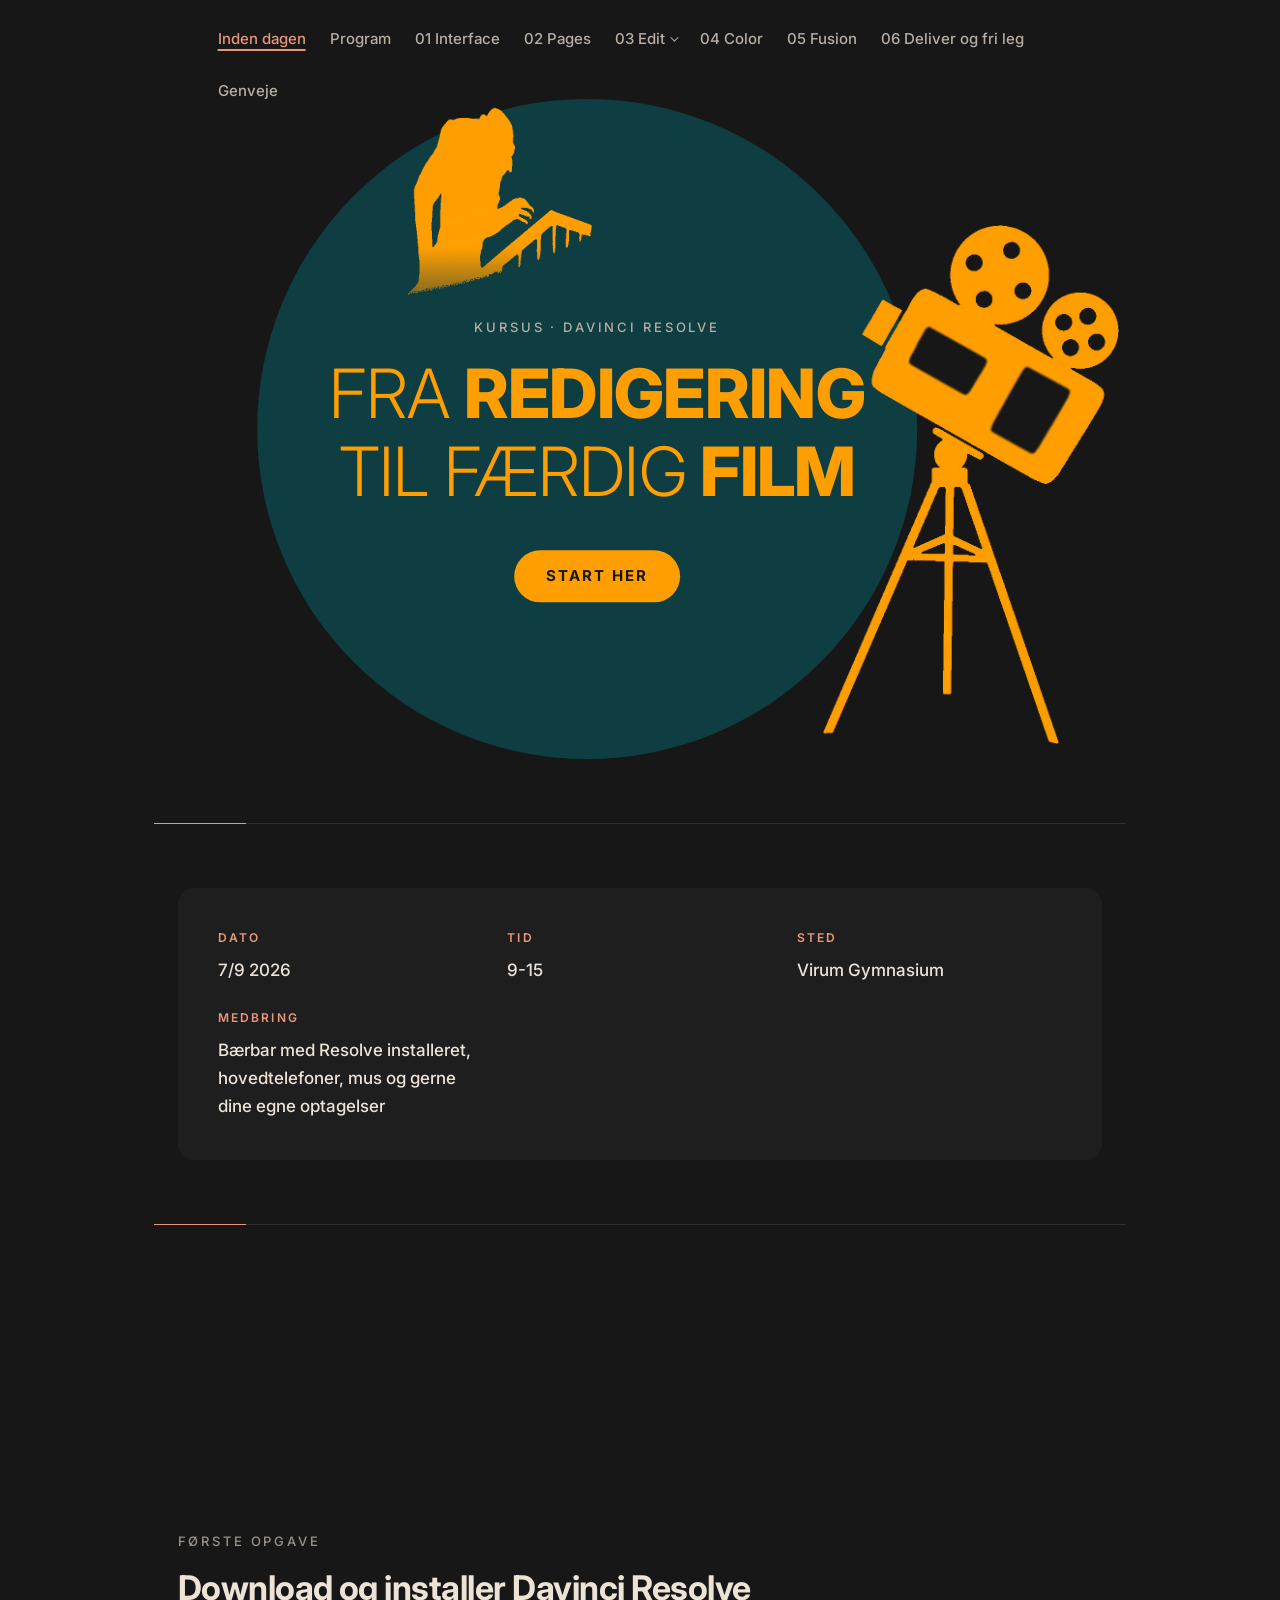
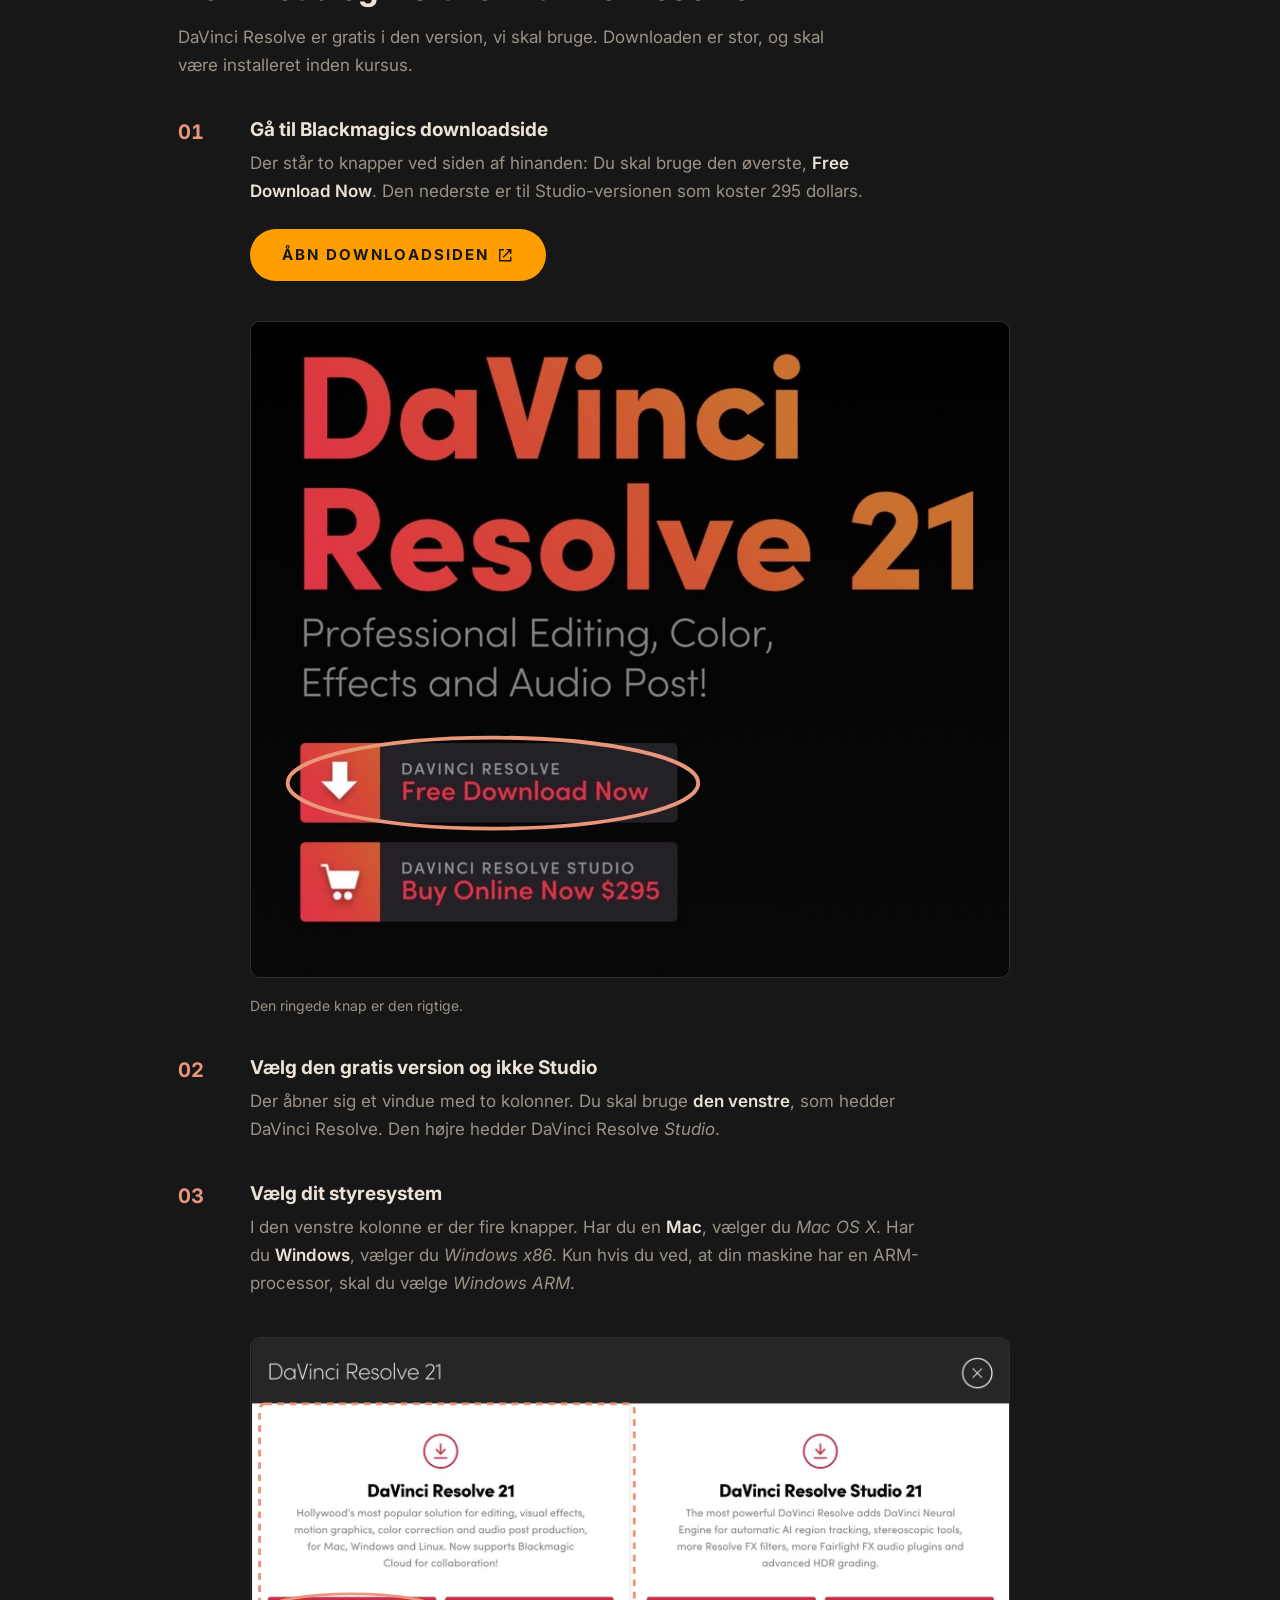
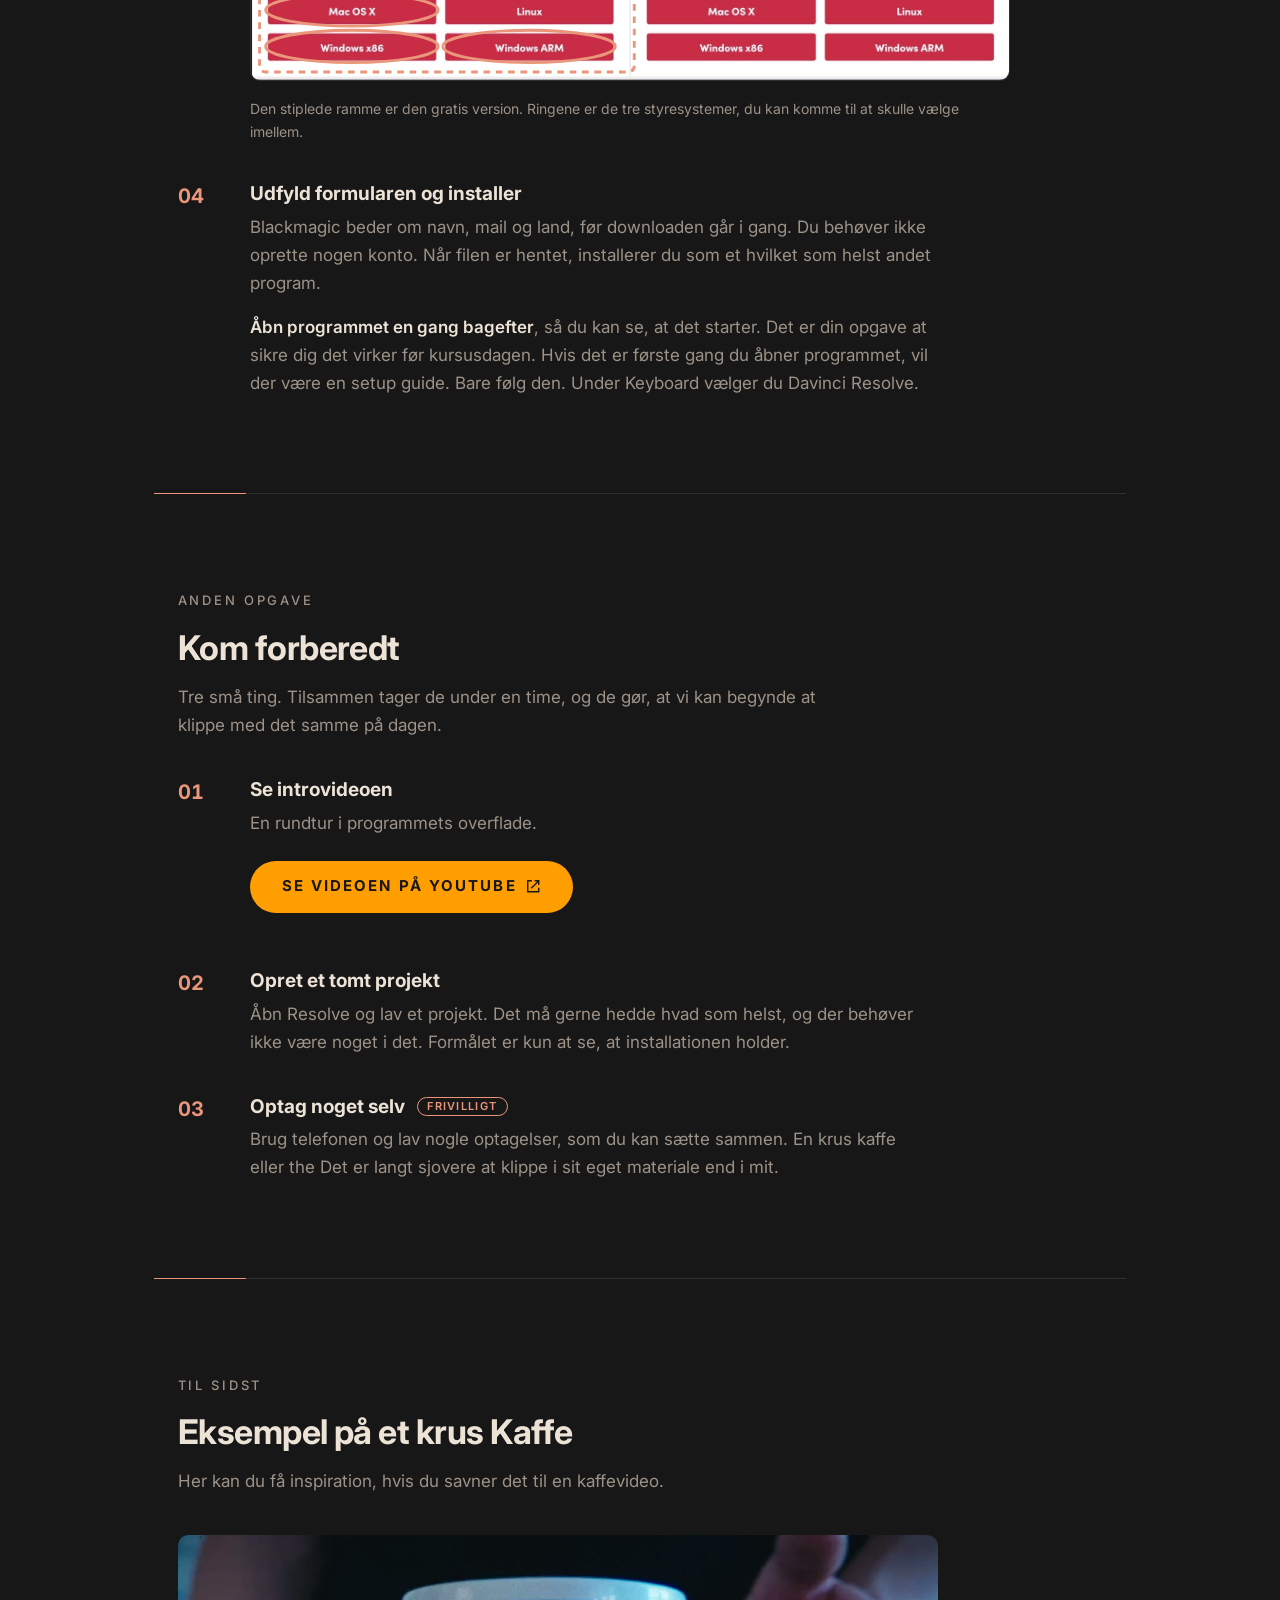
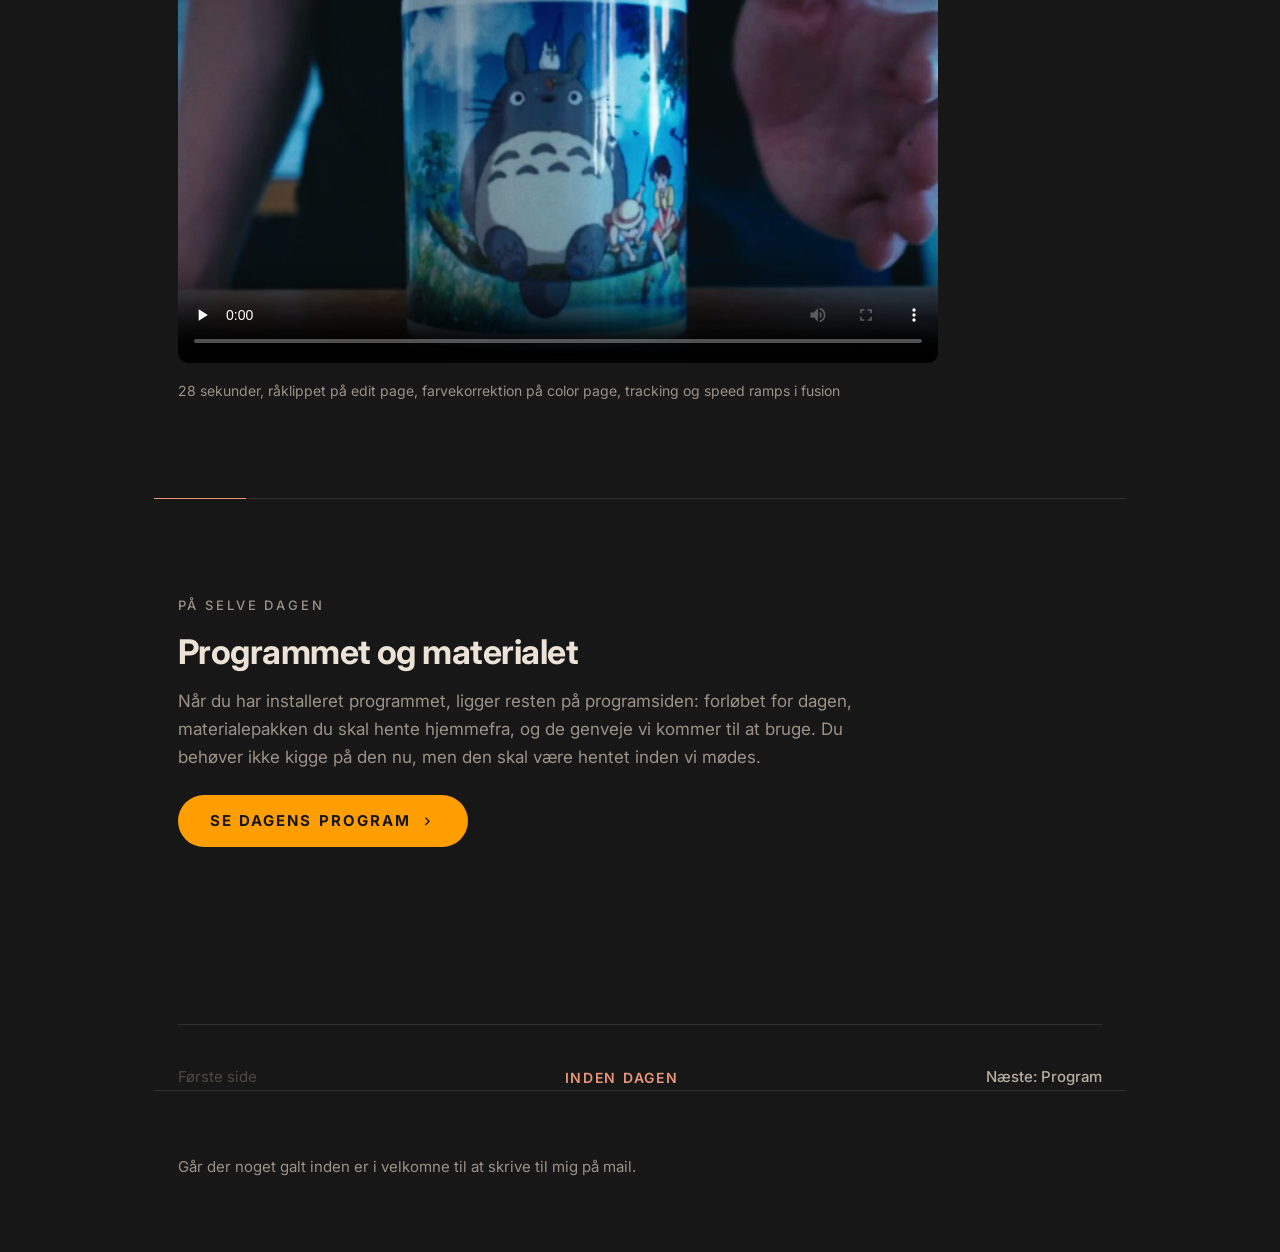
<file: index.html>
<!DOCTYPE html>
<html lang="da">
<head>
<meta charset="utf-8">
<meta name="viewport" content="width=device-width, initial-scale=1">
<title>Fra redigering til færdig film – kursus i DaVinci Resolve</title>
<meta name="description" content="Forbered dig inden kursusdagen: installer DaVinci Resolve, se introvideoen og opret dit første projekt.">
<link rel="preconnect" href="https://fonts.googleapis.com">
<link rel="preconnect" href="https://fonts.gstatic.com" crossorigin>
<link href="https://fonts.googleapis.com/css2?family=Inter:wght@300;400;500;600;700;800&display=swap" rel="stylesheet">
<link rel="stylesheet" href="css/style.css">
</head>
<body>

<a class="skip" href="#installer">Spring til første opgave</a>

<!-- ===================================================================== -->
<header class="hero">
  <nav class="nav" aria-label="Kursets sider">
    <div class="wrap">
    <ul class="nav__list nav__list--desktop">
      <li><a class="nav__link" href="index.html" aria-current="page">Inden dagen</a></li>
      <li><a class="nav__link" href="program.html">Program</a></li>
      <li><a class="nav__link" href="lektion-1-interface.html">01 Interface</a></li>
      <li><a class="nav__link" href="lektion-2-siderne.html">02 Pages</a></li>
      <li>
        <details class="nav__fold">
          <summary>03 Edit</summary>
          <ul class="nav__sub">
            <li><a href="lektion-3-edit.html">Edit L1 · De rå håndgreb</a></li>
            <li><a href="lektion-3-edit-l2.html">Edit L2 · Udvidet</a></li>
            <li><a href="lektion-3-edit-l3.html">Edit L3 · Composite</a></li>
          </ul>
        </details>
      </li>
      <li><a class="nav__link" href="lektion-4-color.html">04 Color</a></li>
      <li><a class="nav__link" href="lektion-5-fusion.html">05 Fusion</a></li>
      <li><a class="nav__link" href="lektion-6-eget-materiale.html">06 Deliver og fri leg</a></li>
      <li><a class="nav__link" href="program.html#genveje">Genveje</a></li>
    </ul>
    <details class="nav__toggle">
      <summary class="nav__toggle-btn">Menu <span class="nav__toggle-current">&middot; Inden dagen</span></summary>
      <ul class="nav__list">
        <li><a class="nav__link" href="index.html" aria-current="page">Inden dagen</a></li>
        <li><a class="nav__link" href="program.html">Program</a></li>
        <li><a class="nav__link" href="lektion-1-interface.html">01 Interface</a></li>
        <li><a class="nav__link" href="lektion-2-siderne.html">02 Pages</a></li>
        <li>
          <details class="nav__fold">
            <summary>03 Edit</summary>
            <ul class="nav__sub">
              <li><a href="lektion-3-edit.html">Edit L1 · De rå håndgreb</a></li>
              <li><a href="lektion-3-edit-l2.html">Edit L2 · Udvidet</a></li>
              <li><a href="lektion-3-edit-l3.html">Edit L3 · Composite</a></li>
            </ul>
          </details>
        </li>
        <li><a class="nav__link" href="lektion-4-color.html">04 Color</a></li>
        <li><a class="nav__link" href="lektion-5-fusion.html">05 Fusion</a></li>
        <li><a class="nav__link" href="lektion-6-eget-materiale.html">06 Deliver og fri leg</a></li>
        <li><a class="nav__link" href="program.html#genveje">Genveje</a></li>
      </ul>
    </details>
    </div>
  </nav>

  <div class="hero__stage">
    <div class="hero__circle" aria-hidden="true">
      <img class="hero__fig hero__fig--nosferatu" src="assets/hero-nosferatu.png"
           alt="" width="500" height="653">
    </div>

    <img class="hero__fig hero__fig--kamera" src="assets/hero-kamera.png"
         alt="" aria-hidden="true" width="620" height="1081">

    <div class="hero__content">
      <p class="kicker">Kursus · DaVinci Resolve</p>
      <h1 class="hero__title">
        <span class="hero__line"><span class="hero__light">Fra</span> <span class="hero__heavy">redigering</span></span>
        <span class="hero__line"><span class="hero__light">til færdig</span> <span class="hero__heavy">film</span></span>
      </h1>
      <p class="hero__cta">
        <a class="btn" href="#installer">Start her</a>
      </p>
    </div>
  </div>
</header>

<hr class="rule">

<!-- ===================================================================== -->
<div class="wrap">
  <section class="facts" aria-label="Praktisk information om kursusdagen">
    <div>
      <p class="facts__key">Dato</p>
      <p class="facts__val">7/9 2026</p>
    </div>
    <div>
      <p class="facts__key">Tid</p>
      <p class="facts__val">9-15</p>
    </div>
    <div>
      <p class="facts__key">Sted</p>
      <p class="facts__val">Virum Gymnasium</p>
    </div>
    <div>
      <p class="facts__key">Medbring</p>
      <p class="facts__val">Bærbar med Resolve installeret, hovedtelefoner, mus og gerne dine egne optagelser</p>
    </div>
  </section>
</div>

<hr class="rule">

<!-- ===================================================================== -->
<main>
<section class="section" id="installer">
  <div class="wrap">
    <p class="kicker">Første opgave</p>
    <h2 class="section__title">Download og installer Davinci Resolve</h2>
    <p class="section__intro">
      DaVinci Resolve er gratis i den version, vi skal bruge. Downloaden er stor, og skal være installeret inden kursus.
    </p>

    <ol class="steps">

      <li class="step reveal">
        <div>
          <h3 class="step__title">Gå til Blackmagics downloadside</h3>
          <p class="step__body">
            Der står to knapper ved siden af
            hinanden: Du skal bruge den øverste, <strong>Free Download Now</strong>.
            Den nederste er til Studio-versionen som koster 295 dollars.
          </p>
          <p class="step__action">
            <a class="btn" href="https://www.blackmagicdesign.com/products/davinciresolve" target="_blank" rel="noopener">
              Åbn downloadsiden
              <svg class="btn__icon" viewBox="0 0 24 24" aria-hidden="true"><path d="M14 3v2h3.6l-9.3 9.3 1.4 1.4L19 6.4V10h2V3h-7zM5 5h5V3H3v18h18v-7h-2v5H5V5z"/></svg>
            </a>
          </p>

          <figure class="shot">
            <div class="shot__frame">
              <img src="assets/install-1-download.jpg"
                   alt="Blackmagics produktside. Nederst står to knapper: Free Download Now øverst, og Buy Online Now 295 dollars nedenunder."
                   width="1200" height="1037" loading="lazy">
              <svg class="shot__marks" viewBox="0 0 1200 1037" aria-hidden="true" preserveAspectRatio="xMidYMid meet">
                <ellipse class="ring" cx="383" cy="730" rx="325" ry="72"/>
              </svg>
            </div>
            <figcaption class="shot__caption">Den ringede knap er den rigtige.</figcaption>
          </figure>
        </div>
      </li>

      <li class="step reveal">
        <div>
          <h3 class="step__title">Vælg den gratis version og ikke Studio</h3>
          <p class="step__body">
            Der åbner sig et vindue med to kolonner. Du skal bruge
            <strong>den venstre</strong>, som hedder DaVinci Resolve.
            Den højre hedder DaVinci Resolve <em>Studio</em>.
          </p>
        </div>
      </li>

      <li class="step reveal">
        <div>
          <h3 class="step__title">Vælg dit styresystem</h3>
          <p class="step__body">
            I den venstre kolonne er der fire knapper.
            Har du en <strong>Mac</strong>, vælger du <em>Mac OS X</em>.
            Har du <strong>Windows</strong>, vælger du <em>Windows x86</em>.
            Kun hvis du ved, at din maskine har en ARM-processor, skal du vælge
            <em>Windows ARM</em>.
          </p>

          <figure class="shot">
            <div class="shot__frame">
              <img src="assets/install-2-vaelg-version.jpg"
                   alt="Downloadvinduet med to kolonner. Venstre kolonne hedder DaVinci Resolve 21 og har fire knapper: Mac OS X, Linux, Windows x86 og Windows ARM. Højre kolonne hedder DaVinci Resolve Studio 21."
                   width="1600" height="721" loading="lazy">
              <svg class="shot__marks" viewBox="0 0 1600 721" aria-hidden="true" preserveAspectRatio="xMidYMid meet">
                <rect class="box" x="18" y="139" width="791" height="566" rx="12"/>
                <ellipse class="ring" cx="213" cy="574" rx="182" ry="34"/>
                <ellipse class="ring" cx="213" cy="651" rx="182" ry="34"/>
                <ellipse class="ring" cx="587" cy="651" rx="182" ry="34"/>
              </svg>
            </div>
            <figcaption class="shot__caption">
              Den stiplede ramme er den gratis version. Ringene er de tre
              styresystemer, du kan komme til at skulle vælge imellem.
            </figcaption>
          </figure>
        </div>
      </li>

      <li class="step reveal">
        <div>
          <h3 class="step__title">Udfyld formularen og installer</h3>
          <p class="step__body">
            Blackmagic beder om navn, mail og land, før downloaden går i gang.
            Du behøver ikke oprette nogen konto. Når filen er hentet, installerer
            du som et hvilket som helst andet program.
          </p>
          <p class="step__body">
            <strong>Åbn programmet en gang bagefter</strong>, så du kan se, at det
            starter. Det er din opgave at sikre dig det virker før kursusdagen. Hvis det er første gang du åbner            programmet, vil der være en setup guide. Bare følg den. Under Keyboard vælger du Davinci Resolve.
          </p>
        </div>
      </li>

    </ol>
  </div>
</section>

<hr class="rule">

<!-- ===================================================================== -->
<section class="section" id="lektier">
  <div class="wrap">
    <p class="kicker">Anden opgave</p>
    <h2 class="section__title">Kom forberedt</h2>
    <p class="section__intro">
      Tre små ting. Tilsammen tager de under en time, og de gør, at vi kan
      begynde at klippe med det samme på dagen.
    </p>

    <ol class="steps">

      <li class="step reveal">
        <div>
          <h3 class="step__title">Se introvideoen</h3>
          <p class="step__body">
            En rundtur i programmets overflade.
          </p>
          <p class="step__action">
            <a class="btn" href="https://www.youtube.com/watch?v=znBHzeXpsUw&t=1682s" target="_blank" rel="noopener">
              Se videoen på YouTube
              <svg class="btn__icon" viewBox="0 0 24 24" aria-hidden="true"><path d="M14 3v2h3.6l-9.3 9.3 1.4 1.4L19 6.4V10h2V3h-7zM5 5h5V3H3v18h18v-7h-2v5H5V5z"/></svg>
            </a>
          </p>
        </div>
      </li>

      <li class="step reveal">
        <div>
          <h3 class="step__title">Opret et tomt projekt</h3>
          <p class="step__body">
            Åbn Resolve og lav et projekt. Det må gerne hedde hvad som helst, og
            der behøver ikke være noget i det. Formålet er kun at se, at
            installationen holder.
          </p>
        </div>
      </li>

      <li class="step reveal">
        <div>
          <h3 class="step__title">
            Optag noget selv <span class="tag">frivilligt</span>
          </h3>
          <p class="step__body">
            Brug telefonen og lav nogle optagelser, som du kan sætte sammen. En krus kaffe eller the
            Det er langt sjovere at klippe i sit eget materiale
            end i mit. 
          </p>
        </div>
      </li>

    </ol>
  </div>
</section>

<hr class="rule">

<!-- ===================================================================== -->
<section class="section" id="inspiration">
  <div class="wrap">
    <p class="kicker">Til sidst</p>
    <h2 class="section__title">Eksempel på et krus Kaffe</h2>
    <p class="section__intro">
      Her kan du få inspiration, hvis du savner det til en kaffevideo. 
    </p>

    <figure class="film reveal">
      <video controls preload="none" playsinline poster="assets/kaffe-poster.jpg" width="1280" height="720">
        <source src="https://github.com/hpbonnichsen/hpbonnichsen.github.io/releases/download/media-v1/kaffe.mp4" type="video/mp4">
        <a href="https://github.com/hpbonnichsen/hpbonnichsen.github.io/releases/download/media-v1/kaffe.mp4">Hent videoen</a>
      </video>
      <figcaption>
        28 sekunder, råklippet på edit page, farvekorrektion på color page, tracking og speed ramps i fusion 
      </figcaption>
    </figure>
  </div>
</section>

<hr class="rule">

<!-- ===================================================================== -->
<section class="section" id="paa-dagen">
  <div class="wrap">
    <p class="kicker">På selve dagen</p>
    <h2 class="section__title">Programmet og materialet</h2>
    <p class="section__intro">
      Når du har installeret programmet, ligger resten på programsiden: forløbet for
      dagen, materialepakken du skal hente hjemmefra, og de genveje vi kommer til at
      bruge. Du behøver ikke kigge på den nu, men den skal være hentet inden vi mødes.
    </p>
    <p class="step__action">
      <a class="btn" href="program.html">
        Se dagens program
        <svg class="btn__icon" viewBox="0 0 24 24" aria-hidden="true"><path d="M8.6 16.6 13.2 12 8.6 7.4 10 6l6 6-6 6z"/></svg>
      </a>
    </p>
  </div>
</section>
</main>

<!-- ===================================================================== -->
<div class="wrap">
  <nav class="lesson-nav" aria-label="Mellem sider">
    <span class="lesson-nav__spacer">Første side</span>
    <span class="lesson-nav__where">Inden dagen</span>
    <a class="nav__link" href="program.html">Næste: Program</a>
  </nav>
</div>

<!-- ===================================================================== -->
<footer class="footer">
  <div class="wrap">
    <p>
      Går der noget galt inden er i velkomne til at skrive til mig på mail. 
    </p>
  </div>
</footer>

</body>
</html>
</file>
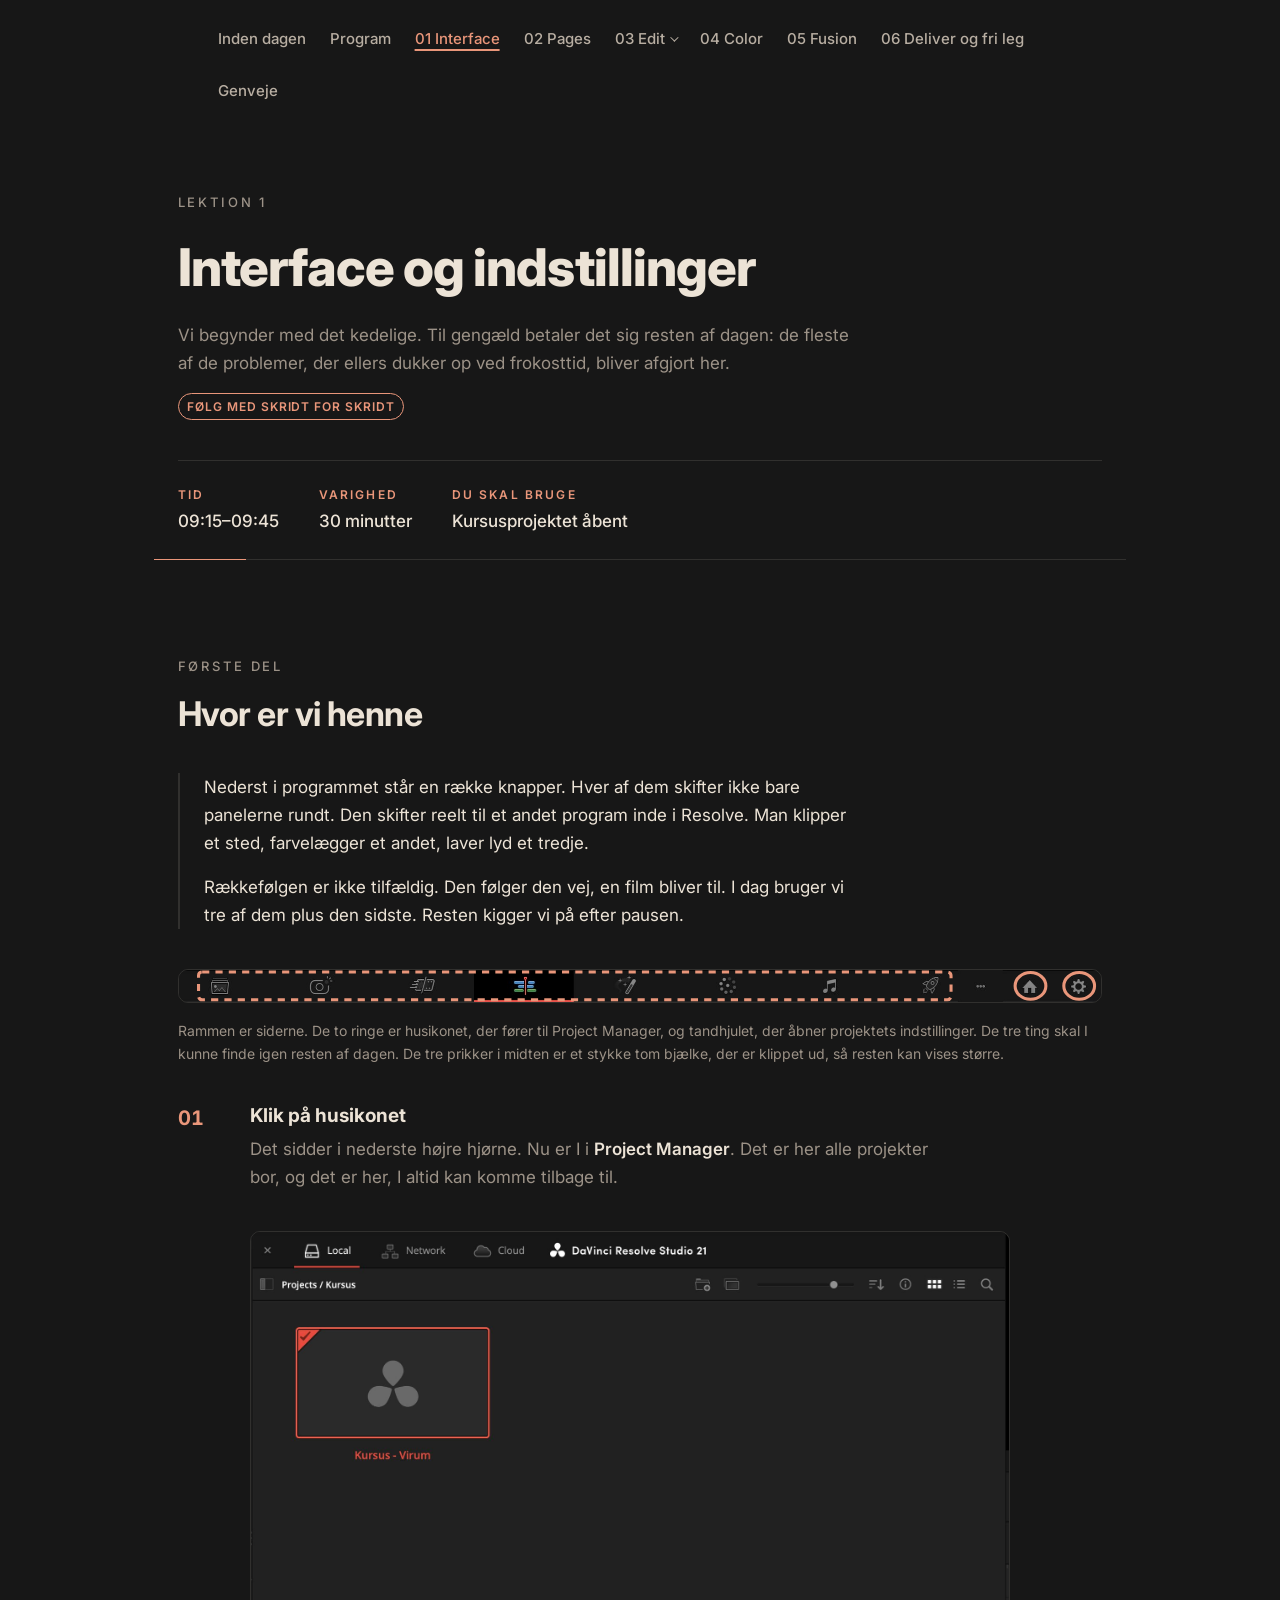
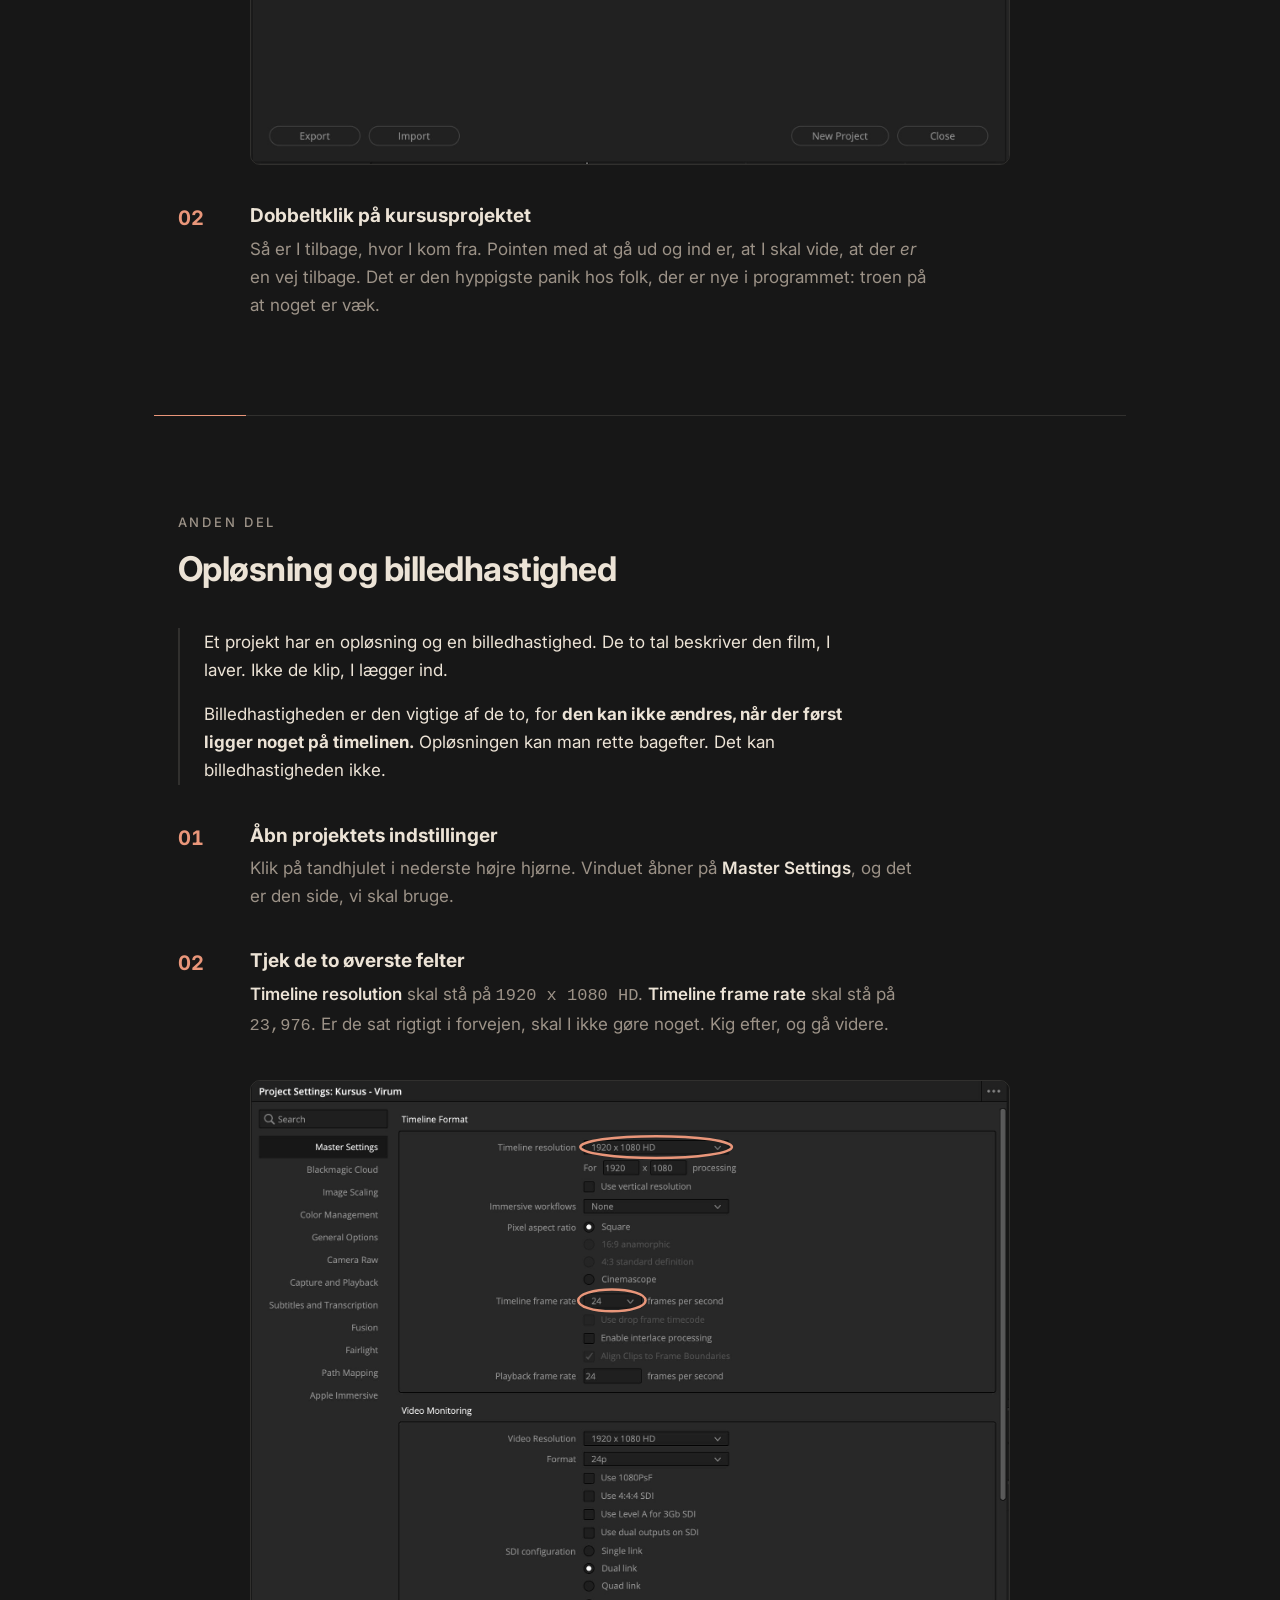
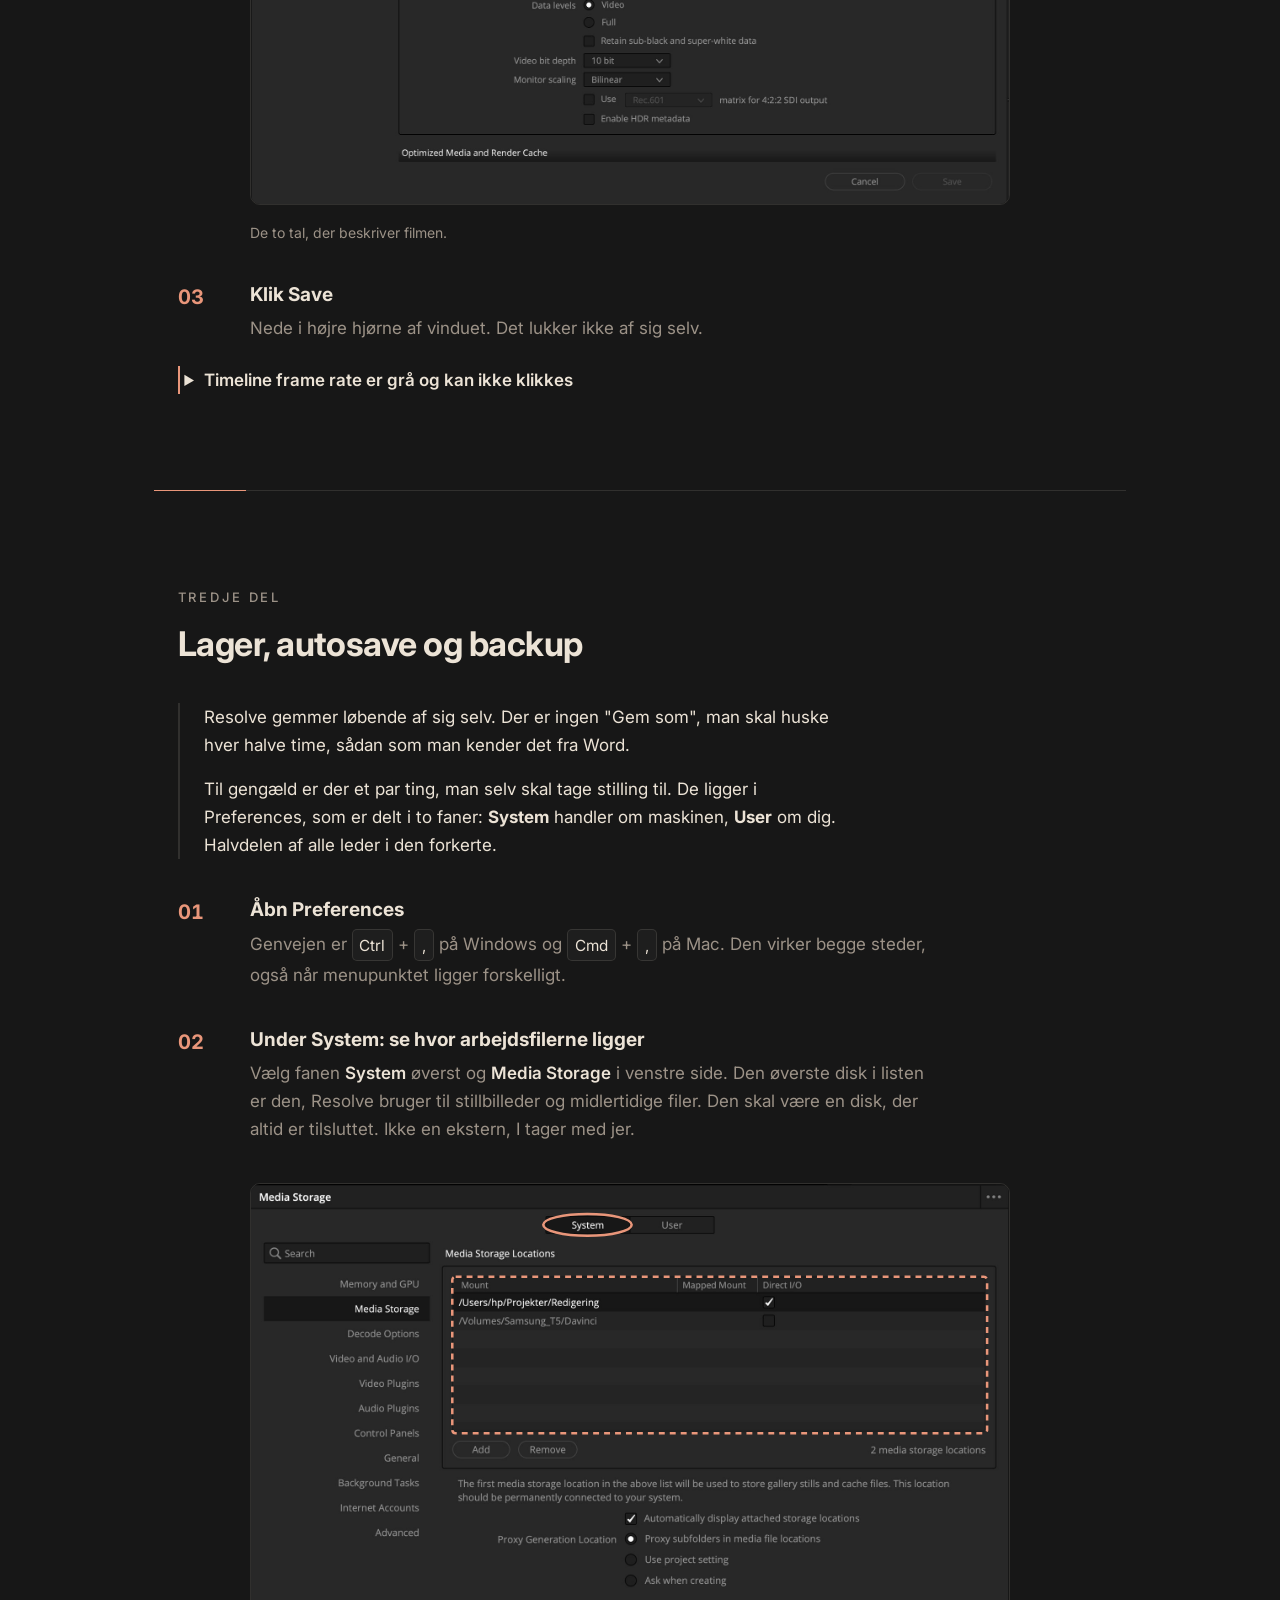
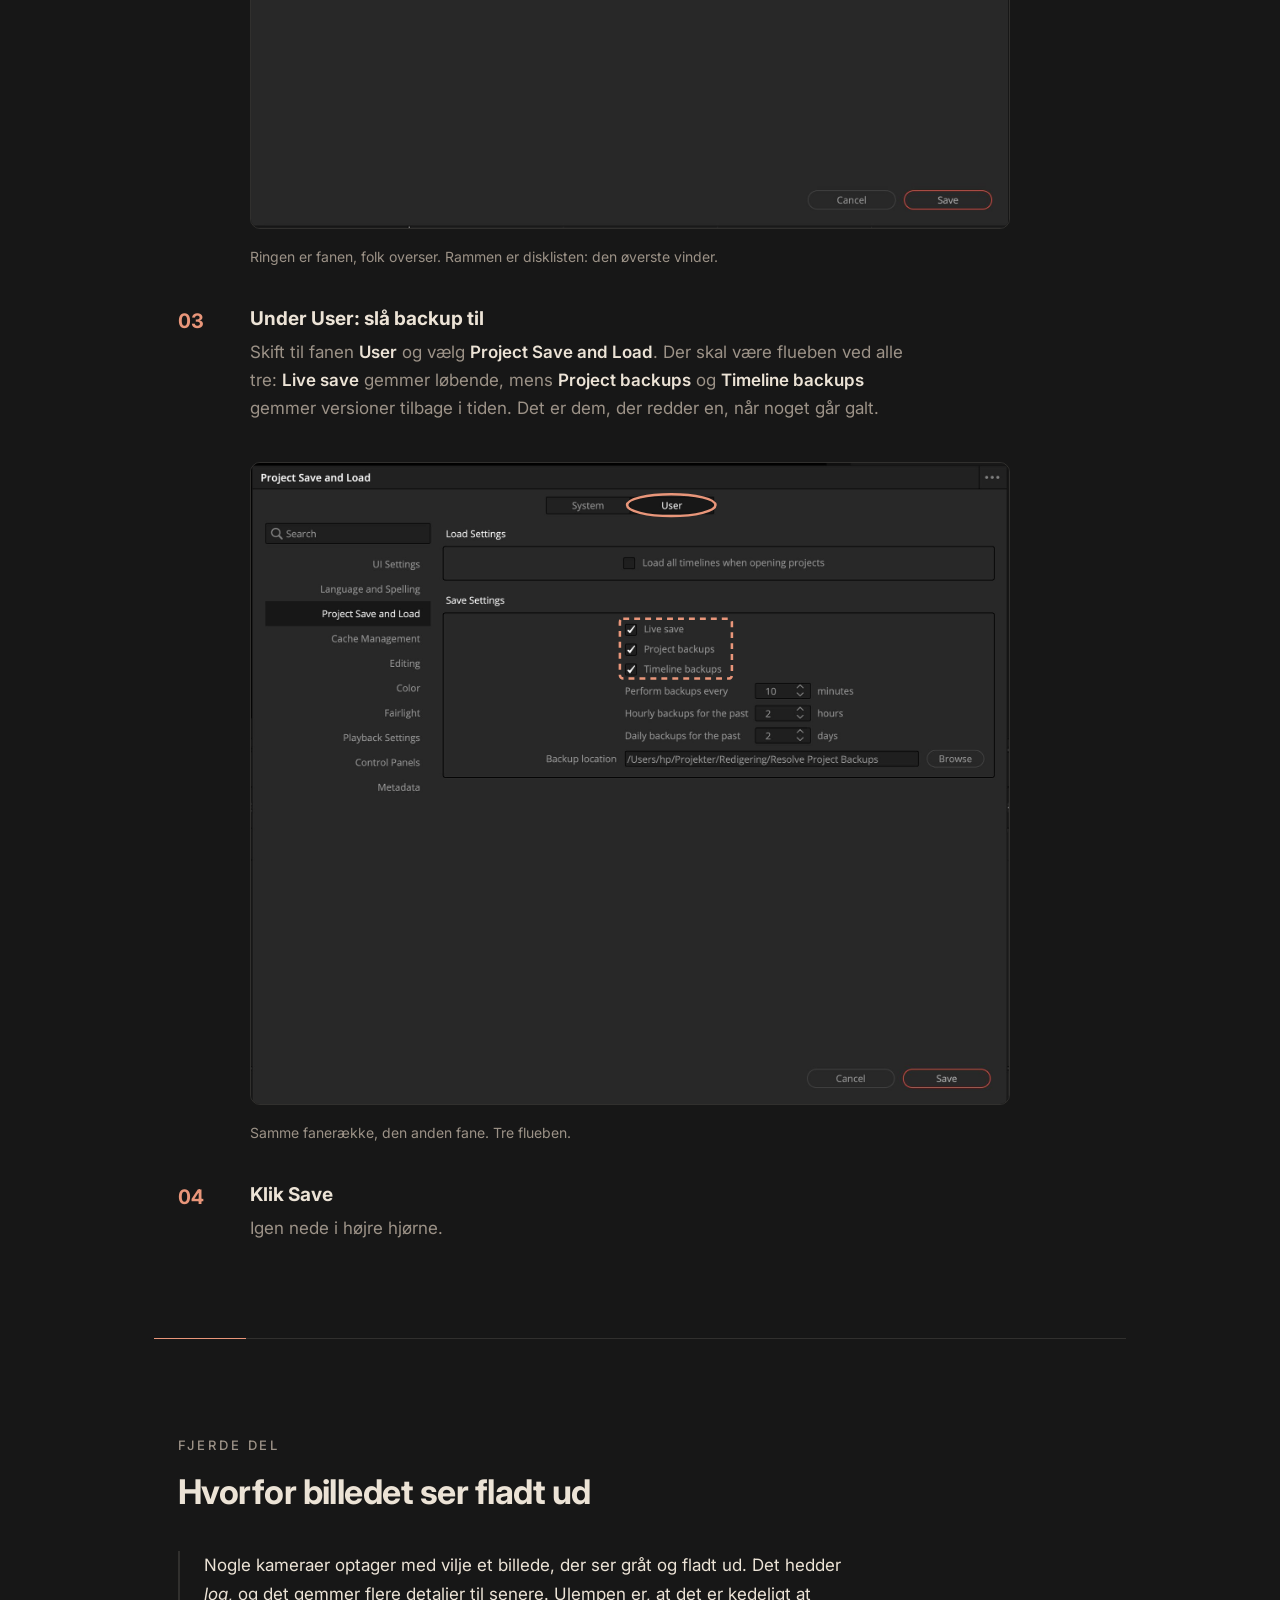
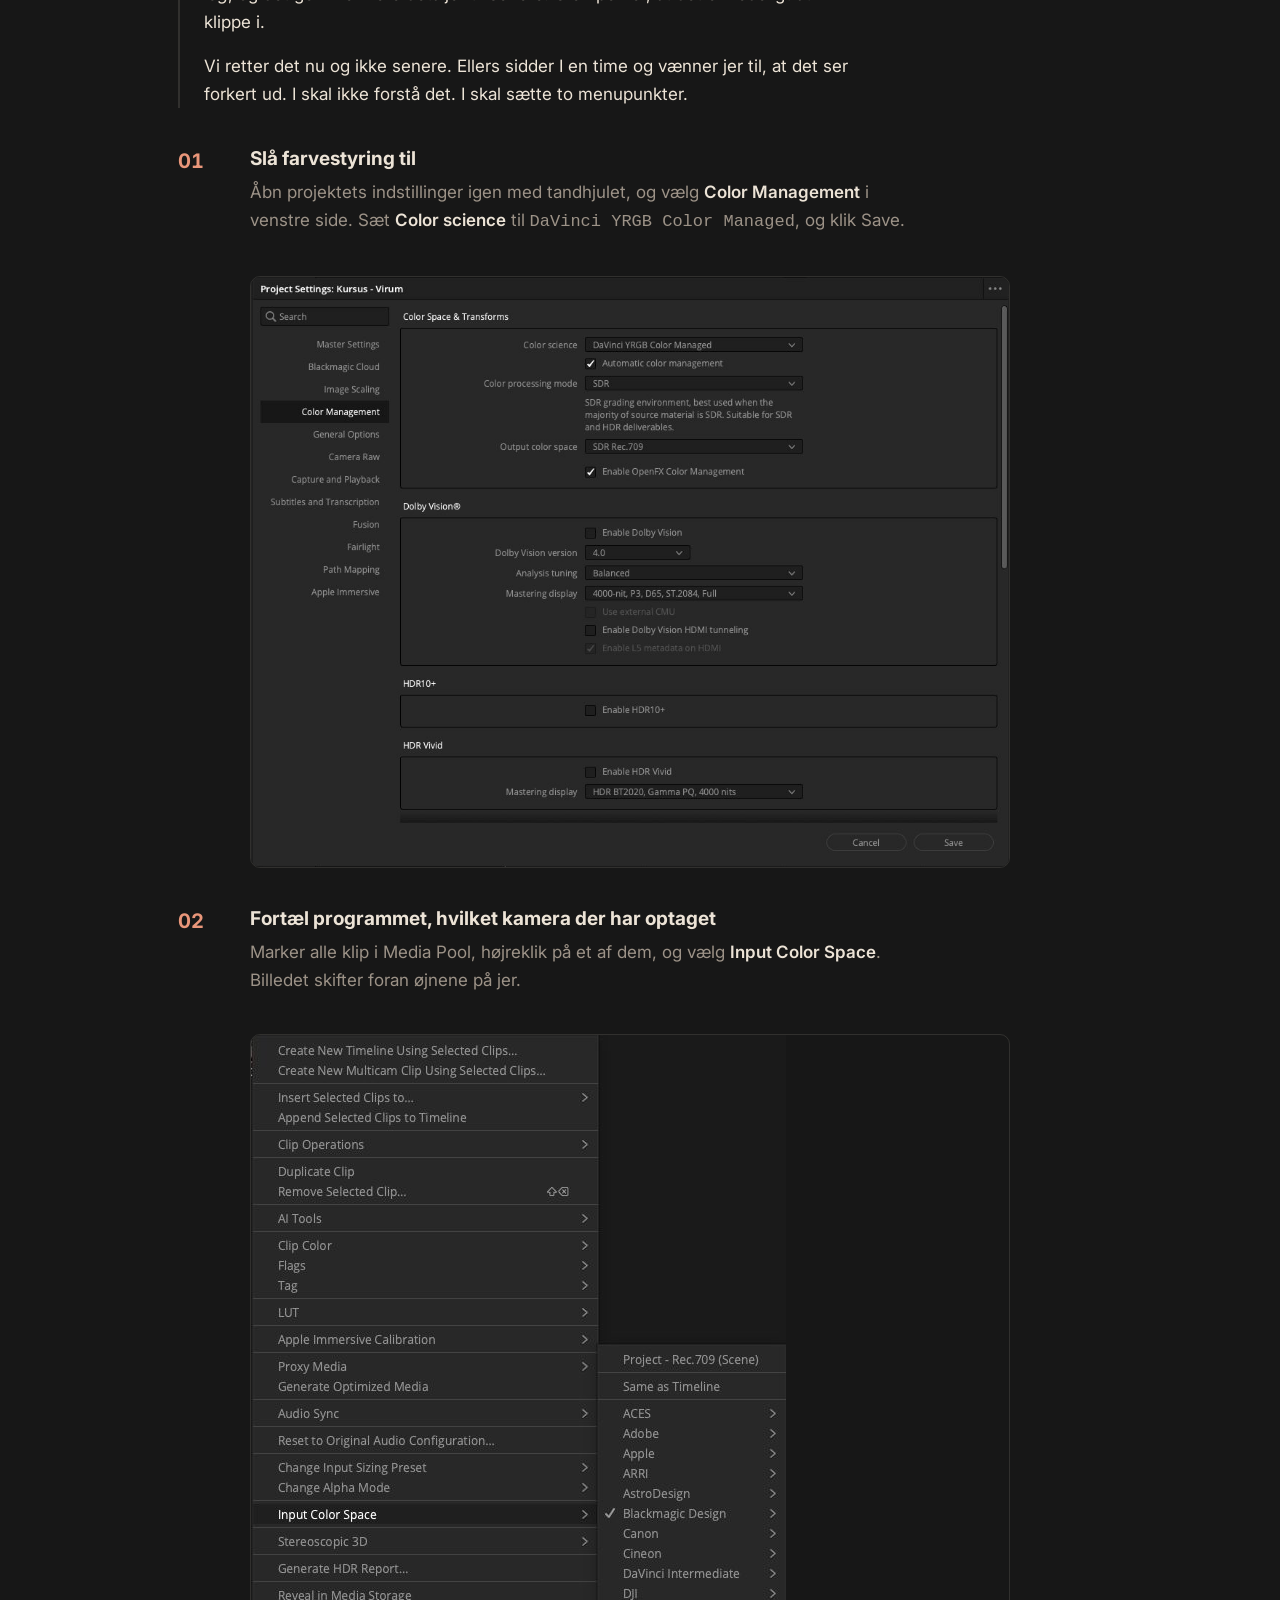
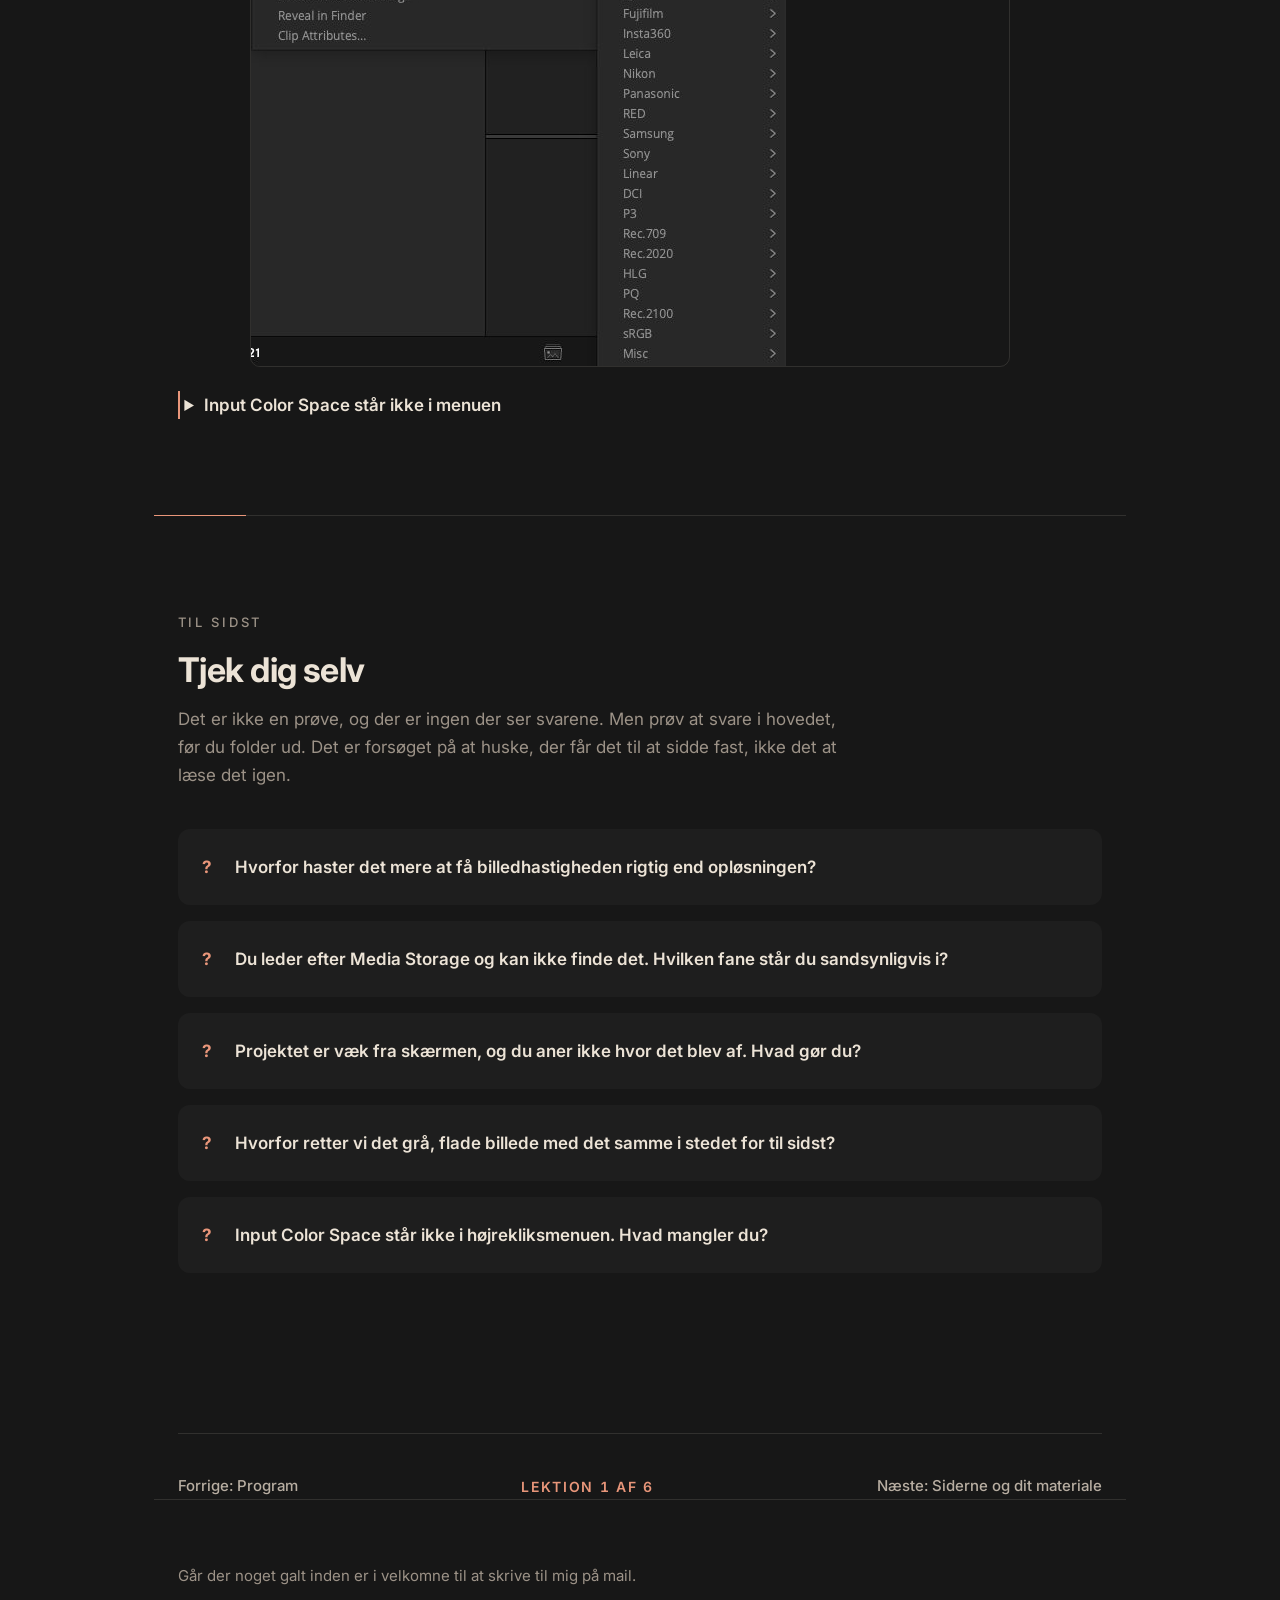
<file: lektion-1-interface.html>
<!DOCTYPE html>
<html lang="da">
<head>
<meta charset="utf-8">
<meta name="viewport" content="width=device-width, initial-scale=1">
<title>1 · Interface og indstillinger – kursus i DaVinci Resolve</title>
<meta name="description" content="Første lektion: hvordan Resolve er skruet sammen, og de fire indstillinger du skal have på plads før du begynder.">
<link rel="preconnect" href="https://fonts.googleapis.com">
<link rel="preconnect" href="https://fonts.gstatic.com" crossorigin>
<link href="https://fonts.googleapis.com/css2?family=Inter:wght@300;400;500;600;700;800&display=swap" rel="stylesheet">
<link rel="stylesheet" href="css/style.css">
</head>
<body>

<a class="skip" href="#del1">Spring til første del</a>

<nav class="nav" aria-label="Kursets sider">
  <div class="wrap">
  <ul class="nav__list nav__list--desktop">
    <li><a class="nav__link" href="index.html">Inden dagen</a></li>
    <li><a class="nav__link" href="program.html">Program</a></li>
    <li><a class="nav__link" href="lektion-1-interface.html" aria-current="page">01 Interface</a></li>
    <li><a class="nav__link" href="lektion-2-siderne.html">02 Pages</a></li>
    <li>
      <details class="nav__fold">
        <summary>03 Edit</summary>
        <ul class="nav__sub">
          <li><a href="lektion-3-edit.html">Edit L1 · De rå håndgreb</a></li>
          <li><a href="lektion-3-edit-l2.html">Edit L2 · Udvidet</a></li>
          <li><a href="lektion-3-edit-l3.html">Edit L3 · Composite</a></li>
        </ul>
      </details>
    </li>
    <li><a class="nav__link" href="lektion-4-color.html">04 Color</a></li>
    <li><a class="nav__link" href="lektion-5-fusion.html">05 Fusion</a></li>
    <li><a class="nav__link" href="lektion-6-eget-materiale.html">06 Deliver og fri leg</a></li>
    <li><a class="nav__link" href="program.html#genveje">Genveje</a></li>
  </ul>
  <details class="nav__toggle">
    <summary class="nav__toggle-btn">Menu <span class="nav__toggle-current">&middot; 01 Interface</span></summary>
    <ul class="nav__list">
      <li><a class="nav__link" href="index.html">Inden dagen</a></li>
      <li><a class="nav__link" href="program.html">Program</a></li>
      <li><a class="nav__link" href="lektion-1-interface.html" aria-current="page">01 Interface</a></li>
      <li><a class="nav__link" href="lektion-2-siderne.html">02 Pages</a></li>
      <li>
        <details class="nav__fold">
          <summary>03 Edit</summary>
          <ul class="nav__sub">
            <li><a href="lektion-3-edit.html">Edit L1 · De rå håndgreb</a></li>
            <li><a href="lektion-3-edit-l2.html">Edit L2 · Udvidet</a></li>
            <li><a href="lektion-3-edit-l3.html">Edit L3 · Composite</a></li>
          </ul>
        </details>
      </li>
      <li><a class="nav__link" href="lektion-4-color.html">04 Color</a></li>
      <li><a class="nav__link" href="lektion-5-fusion.html">05 Fusion</a></li>
      <li><a class="nav__link" href="lektion-6-eget-materiale.html">06 Deliver og fri leg</a></li>
      <li><a class="nav__link" href="program.html#genveje">Genveje</a></li>
    </ul>
  </details>
  </div>
</nav>

<div class="wrap">
  <header class="pagehead">
    <p class="kicker">Lektion 1</p>
    <h1 class="pagehead__title">Interface og indstillinger</h1>
    <p class="pagehead__intro">
      Vi begynder med det kedelige. Til gengæld betaler det sig resten af dagen:
      de fleste af de problemer, der ellers dukker op ved frokosttid, bliver
      afgjort her.
    </p>
    <span class="scaffold">Følg med skridt for skridt</span>

    <div class="meta">
      <div>
        <p class="meta__key">Tid</p>
        <p class="meta__val">09:15–09:45</p>
      </div>
      <div>
        <p class="meta__key">Varighed</p>
        <p class="meta__val">30 minutter</p>
      </div>
      <div>
        <p class="meta__key">Du skal bruge</p>
        <p class="meta__val">Kursusprojektet åbent</p>
      </div>
    </div>
  </header>
</div>

<hr class="rule">

<main>

<!-- ===================================================================== -->
<section class="section" id="del1">
  <div class="wrap">
    <p class="kicker">Første del</p>
    <h2 class="section__title">Hvor er vi henne</h2>

    <div class="lead-in">
      <p>
        Nederst i programmet står en række knapper. Hver af dem skifter ikke bare
        panelerne rundt. Den skifter reelt til et andet program inde i Resolve.
        Man klipper et sted, farvelægger et andet, laver lyd et tredje.
      </p>
      <p>
        Rækkefølgen er ikke tilfældig. Den følger den vej, en film bliver til.
        I dag bruger vi tre af dem plus den sidste. Resten kigger vi på efter pausen.
      </p>
    </div>

    <figure class="shot shot--wide">
      <div class="shot__frame">
        <img src="assets/l1-1-bundlinjen.jpg"
             alt="Nederste kant af DaVinci Resolve. Til venstre en række med otte sideknapper, hvor Edit er fremhævet med en rød streg under. Tre prikker markerer et stykke tom bjælke, der er skåret ud. Til højre et husikon og et tandhjul."
             width="1800" height="62" loading="lazy">
        <svg class="shot__marks" viewBox="0 0 1800 62" aria-hidden="true" preserveAspectRatio="xMidYMid meet">
          <rect class="box" x="38" y="4" width="1468" height="54" rx="7"/>
          <ellipse class="ring" cx="1661" cy="31" rx="30" ry="26"/>
          <ellipse class="ring" cx="1756" cy="31" rx="30" ry="26"/>
        </svg>
      </div>
      <figcaption class="shot__caption">
        Rammen er siderne. De to ringe er husikonet, der fører til Project Manager,
        og tandhjulet, der åbner projektets indstillinger. De tre ting skal I kunne
        finde igen resten af dagen. De tre prikker i midten er et stykke tom bjælke,
        der er klippet ud, så resten kan vises større.
      </figcaption>
    </figure>

    <ol class="steps">
      <li class="step reveal">
        <div>
          <h3 class="step__title">Klik på husikonet</h3>
          <p class="step__body">
            Det sidder i nederste højre hjørne. Nu er I i <strong>Project Manager</strong>.
            Det er her alle projekter bor, og det er her, I altid kan komme tilbage til.
          </p>

          <figure class="shot">
            <div class="shot__frame">
              <img src="assets/l1-2-project-manager.jpg"
                   alt="Project Manager med kursusprojektet vist som et enkelt felt."
                   width="1800" height="1263" loading="lazy">
            </div>
          </figure>
        </div>
      </li>

      <li class="step reveal">
        <div>
          <h3 class="step__title">Dobbeltklik på kursusprojektet</h3>
          <p class="step__body">
            Så er I tilbage, hvor I kom fra. Pointen med at gå ud og ind er, at I skal
            vide, at der <em>er</em> en vej tilbage. Det er den hyppigste panik hos folk,
            der er nye i programmet: troen på at noget er væk.
          </p>
        </div>
      </li>
    </ol>
  </div>
</section>

<hr class="rule">

<!-- ===================================================================== -->
<section class="section" id="del2">
  <div class="wrap">
    <p class="kicker">Anden del</p>
    <h2 class="section__title">Opløsning og billedhastighed</h2>

    <div class="lead-in">
      <p>
        Et projekt har en opløsning og en billedhastighed. De to tal beskriver den film,
        I laver. Ikke de klip, I lægger ind.
      </p>
      <p>
        Billedhastigheden er den vigtige af de to, for
        <strong>den kan ikke ændres, når der først ligger noget på timelinen.</strong>
        Opløsningen kan man rette bagefter. Det kan billedhastigheden ikke.
      </p>
    </div>

    <ol class="steps">
      <li class="step reveal">
        <div>
          <h3 class="step__title">Åbn projektets indstillinger</h3>
          <p class="step__body">
            Klik på tandhjulet i nederste højre hjørne. Vinduet åbner på
            <strong>Master Settings</strong>, og det er den side, vi skal bruge.
          </p>
        </div>
      </li>

      <li class="step reveal">
        <div>
          <h3 class="step__title">Tjek de to øverste felter</h3>
          <p class="step__body">
            <strong>Timeline resolution</strong> skal stå på <code>1920 x 1080 HD</code>.
            <strong>Timeline frame rate</strong> skal stå på <code>23,976</code>.
            Er de sat rigtigt i forvejen, skal I ikke gøre noget. Kig efter, og gå videre.
          </p>

          <figure class="shot">
            <div class="shot__frame">
              <img src="assets/l1-3-project-settings.jpg"
                   alt="Project Settings på siden Master Settings. Øverst står Timeline resolution sat til 1920 x 1080 HD, og længere nede Timeline frame rate sat til 24 (skærmbilledet mangler at blive taget om efter skiftet til 23,976)."
                   width="1800" height="1715" loading="lazy">
              <!-- ROUGH CUT: billedet viser stadig 24. Tag det om, når Master
                   Settings er sat til 23,976 i det rigtige projekt, så det matcher
                   teksten og beslutningen om at følge Efterårs egen 23,976 fps. -->
              <svg class="shot__marks" viewBox="0 0 1800 1715" aria-hidden="true" preserveAspectRatio="xMidYMid meet">
                <ellipse class="ring" cx="962" cy="157" rx="180" ry="26"/>
                <ellipse class="ring" cx="857" cy="521" rx="80" ry="26"/>
              </svg>
            </div>
            <figcaption class="shot__caption">De to tal, der beskriver filmen.</figcaption>
          </figure>
        </div>
      </li>

      <li class="step reveal">
        <div>
          <h3 class="step__title">Klik Save</h3>
          <p class="step__body">
            Nede i højre hjørne af vinduet. Det lukker ikke af sig selv.
          </p>
        </div>
      </li>
    </ol>

    <details class="hint">
      <summary>Timeline frame rate er grå og kan ikke klikkes</summary>
      <p>
        Så ligger der allerede noget på en timeline i projektet, og så er
        billedhastigheden låst. Det er ikke et problem i dag: værdien er sat rigtigt
        i pakken på forhånd.
      </p>
    </details>
  </div>
</section>

<hr class="rule">

<!-- ===================================================================== -->
<section class="section" id="del3">
  <div class="wrap">
    <p class="kicker">Tredje del</p>
    <h2 class="section__title">Lager, autosave og backup</h2>

    <div class="lead-in">
      <p>
        Resolve gemmer løbende af sig selv. Der er ingen "Gem som", man skal huske hver
        halve time, sådan som man kender det fra Word.
      </p>
      <p>
        Til gengæld er der et par ting, man selv skal tage stilling til. De ligger i
        Preferences, som er delt i to faner: <strong>System</strong> handler om maskinen,
        <strong>User</strong> om dig. Halvdelen af alle leder i den forkerte.
      </p>
    </div>

    <ol class="steps">
      <li class="step reveal">
        <div>
          <h3 class="step__title">Åbn Preferences</h3>
          <p class="step__body">
            Genvejen er <kbd>Ctrl</kbd> + <kbd>,</kbd> på Windows og
            <kbd>Cmd</kbd> + <kbd>,</kbd> på Mac. Den virker begge steder, også når
            menupunktet ligger forskelligt.
          </p>
        </div>
      </li>

      <li class="step reveal">
        <div>
          <h3 class="step__title">Under System: se hvor arbejdsfilerne ligger</h3>
          <p class="step__body">
            Vælg fanen <strong>System</strong> øverst og
            <strong>Media Storage</strong> i venstre side. Den øverste disk i listen er
            den, Resolve bruger til stillbilleder og midlertidige filer. Den skal være en
            disk, der altid er tilsluttet. Ikke en ekstern, I tager med jer.
          </p>

          <figure class="shot">
            <div class="shot__frame">
              <img src="assets/l1-4-media-storage.jpg"
                   alt="Preferences på fanen System med Media Storage valgt. En liste viser to diske, hvor den øverste er markeret."
                   width="1800" height="1530" loading="lazy">
              <svg class="shot__marks" viewBox="0 0 1800 1530" aria-hidden="true" preserveAspectRatio="xMidYMid meet">
                <ellipse class="ring" cx="799" cy="97" rx="105" ry="26"/>
                <rect class="box" x="478" y="220" width="1270" height="372" rx="8"/>
              </svg>
            </div>
            <figcaption class="shot__caption">
              Ringen er fanen, folk overser. Rammen er disklisten: den øverste vinder.
            </figcaption>
          </figure>
        </div>
      </li>

      <li class="step reveal">
        <div>
          <h3 class="step__title">Under User: slå backup til</h3>
          <p class="step__body">
            Skift til fanen <strong>User</strong> og vælg
            <strong>Project Save and Load</strong>. Der skal være flueben ved alle tre:
            <strong>Live save</strong> gemmer løbende, mens
            <strong>Project backups</strong> og <strong>Timeline backups</strong> gemmer
            versioner tilbage i tiden. Det er dem, der redder en, når noget går galt.
          </p>

          <figure class="shot">
            <div class="shot__frame">
              <img src="assets/l1-5-live-save.jpg"
                   alt="Preferences på fanen User med Project Save and Load valgt. Tre afkrydsningsfelter er slået til: Live save, Project backups og Timeline backups."
                   width="1800" height="1521" loading="lazy">
              <svg class="shot__marks" viewBox="0 0 1800 1521" aria-hidden="true" preserveAspectRatio="xMidYMid meet">
                <ellipse class="ring" cx="998" cy="100" rx="105" ry="26"/>
                <rect class="box" x="876" y="370" width="266" height="142" rx="8"/>
              </svg>
            </div>
            <figcaption class="shot__caption">Samme fanerække, den anden fane. Tre flueben.</figcaption>
          </figure>
        </div>
      </li>

      <li class="step reveal">
        <div>
          <h3 class="step__title">Klik Save</h3>
          <p class="step__body">Igen nede i højre hjørne.</p>
        </div>
      </li>
    </ol>
  </div>
</section>

<hr class="rule">

<!-- ===================================================================== -->
<section class="section" id="del4">
  <div class="wrap">
    <p class="kicker">Fjerde del</p>
    <h2 class="section__title">Hvorfor billedet ser fladt ud</h2>

    <div class="lead-in">
      <p>
        Nogle kameraer optager med vilje et billede, der ser gråt og fladt ud. Det hedder
        <em>log</em>, og det gemmer flere detaljer til senere. Ulempen er, at det er
        kedeligt at klippe i.
      </p>
      <p>
        Vi retter det nu og ikke senere. Ellers sidder I en time og vænner jer til, at
        det ser forkert ud. I skal ikke forstå det. I skal sætte to menupunkter.
      </p>
    </div>

    <ol class="steps">
      <li class="step reveal">
        <div>
          <h3 class="step__title">Slå farvestyring til</h3>
          <p class="step__body">
            Åbn projektets indstillinger igen med tandhjulet, og vælg
            <strong>Color Management</strong> i venstre side. Sæt
            <strong>Color science</strong> til <code>DaVinci YRGB Color Managed</code>,
            og klik Save.
          </p>

          <figure class="shot">
            <div class="shot__frame">
              <img src="assets/l1-6-color-management.jpg"
                   alt="Color Management i projektets indstillinger med Color science sat til DaVinci YRGB Color Managed."
                   width="1042" height="812" loading="lazy">
            </div>
          </figure>
        </div>
      </li>

      <li class="step reveal">
        <div>
          <h3 class="step__title">Fortæl programmet, hvilket kamera der har optaget</h3>
          <p class="step__body">
            Marker alle klip i Media Pool, højreklik på et af dem, og vælg
            <strong>Input Color Space</strong>. Billedet skifter foran øjnene på jer.
          </p>

          <figure class="shot">
            <div class="shot__frame">
              <img src="assets/l1-7-input-color-space.jpg"
                   alt="Højrekliksmenuen i Media Pool med menupunktet Input Color Space."
                   width="535" height="931" loading="lazy">
            </div>
          </figure>
        </div>
      </li>
    </ol>

    <details class="hint">
      <summary>Input Color Space står ikke i menuen</summary>
      <p>
        Så er første trin ikke gemt endnu. Menupunktet findes kun, når projektet står i
        en farvestyret tilstand. Gå tilbage til Color Management, tjek at der står
        <code>DaVinci YRGB Color Managed</code>, og klik Save. Husk også, at højrekliket
        skal lande oven på et markeret klip og ikke i det tomme felt ved siden af.
      </p>
    </details>
  </div>
</section>

<hr class="rule">

<!-- ===================================================================== -->
<section class="section" id="selvtjek">
  <div class="wrap">
    <p class="kicker">Til sidst</p>
    <h2 class="section__title">Tjek dig selv</h2>
    <p class="section__intro">
      Det er ikke en prøve, og der er ingen der ser svarene. Men prøv at svare i
      hovedet, før du folder ud. Det er forsøget på at huske, der får det til at
      sidde fast, ikke det at læse det igen.
    </p>

    <div class="check">

      <details class="check__item">
        <summary>Hvorfor haster det mere at få billedhastigheden rigtig end opløsningen?</summary>
        <p class="check__answer">
          Fordi billedhastigheden låser sig, så snart der ligger noget på timelinen.
          Opløsningen kan du rette bagefter, hvis du opdager at den er forkert. Det
          kan billedhastigheden ikke.
        </p>
      </details>

      <details class="check__item">
        <summary>Du leder efter Media Storage og kan ikke finde det. Hvilken fane står du sandsynligvis i?</summary>
        <p class="check__answer">
          User. Media Storage ligger under System, fordi det handler om maskinen og
          ikke om dig. De to faner ligner hinanden, og det er den hyppigste omvej.
        </p>
      </details>

      <details class="check__item">
        <summary>Projektet er væk fra skærmen, og du aner ikke hvor det blev af. Hvad gør du?</summary>
        <p class="check__answer">
          Klikker på husikonet i nederste højre hjørne. Det fører til Project Manager,
          hvor alle projekter bor, og dit ligger der stadig.
        </p>
      </details>

      <details class="check__item">
        <summary>Hvorfor retter vi det grå, flade billede med det samme i stedet for til sidst?</summary>
        <p class="check__answer">
          Fordi man ellers klipper en hel formiddag i et billede, der ser forkert ud,
          og vænner sig til det. Beslutninger om hvad der er lyst og mørkt bliver
          truffet undervejs, og de bliver forkerte.
        </p>
      </details>

      <details class="check__item">
        <summary>Input Color Space står ikke i højrekliksmenuen. Hvad mangler du?</summary>
        <p class="check__answer">
          At slå farvestyringen til og gemme. Menupunktet findes kun, når projektet
          står i en farvestyret tilstand. Tjek også at højrekliket lander oven på et
          markeret klip og ikke i det tomme felt ved siden af.
        </p>
      </details>

    </div>
  </div>
</section>

<!-- ===================================================================== -->
<div class="wrap">
  <nav class="lesson-nav" aria-label="Mellem lektioner">
    <a class="nav__link" href="program.html">Forrige: Program</a>
    <span class="lesson-nav__where">Lektion 1 af 6</span>
    <a class="nav__link" href="lektion-2-siderne.html">Næste: Siderne og dit materiale</a>
  </nav>
</div>

</main>

<footer class="footer">
  <div class="wrap">
    <p>Går der noget galt inden er i velkomne til at skrive til mig på mail.</p>
  </div>
</footer>

</body>
</html>
</file>
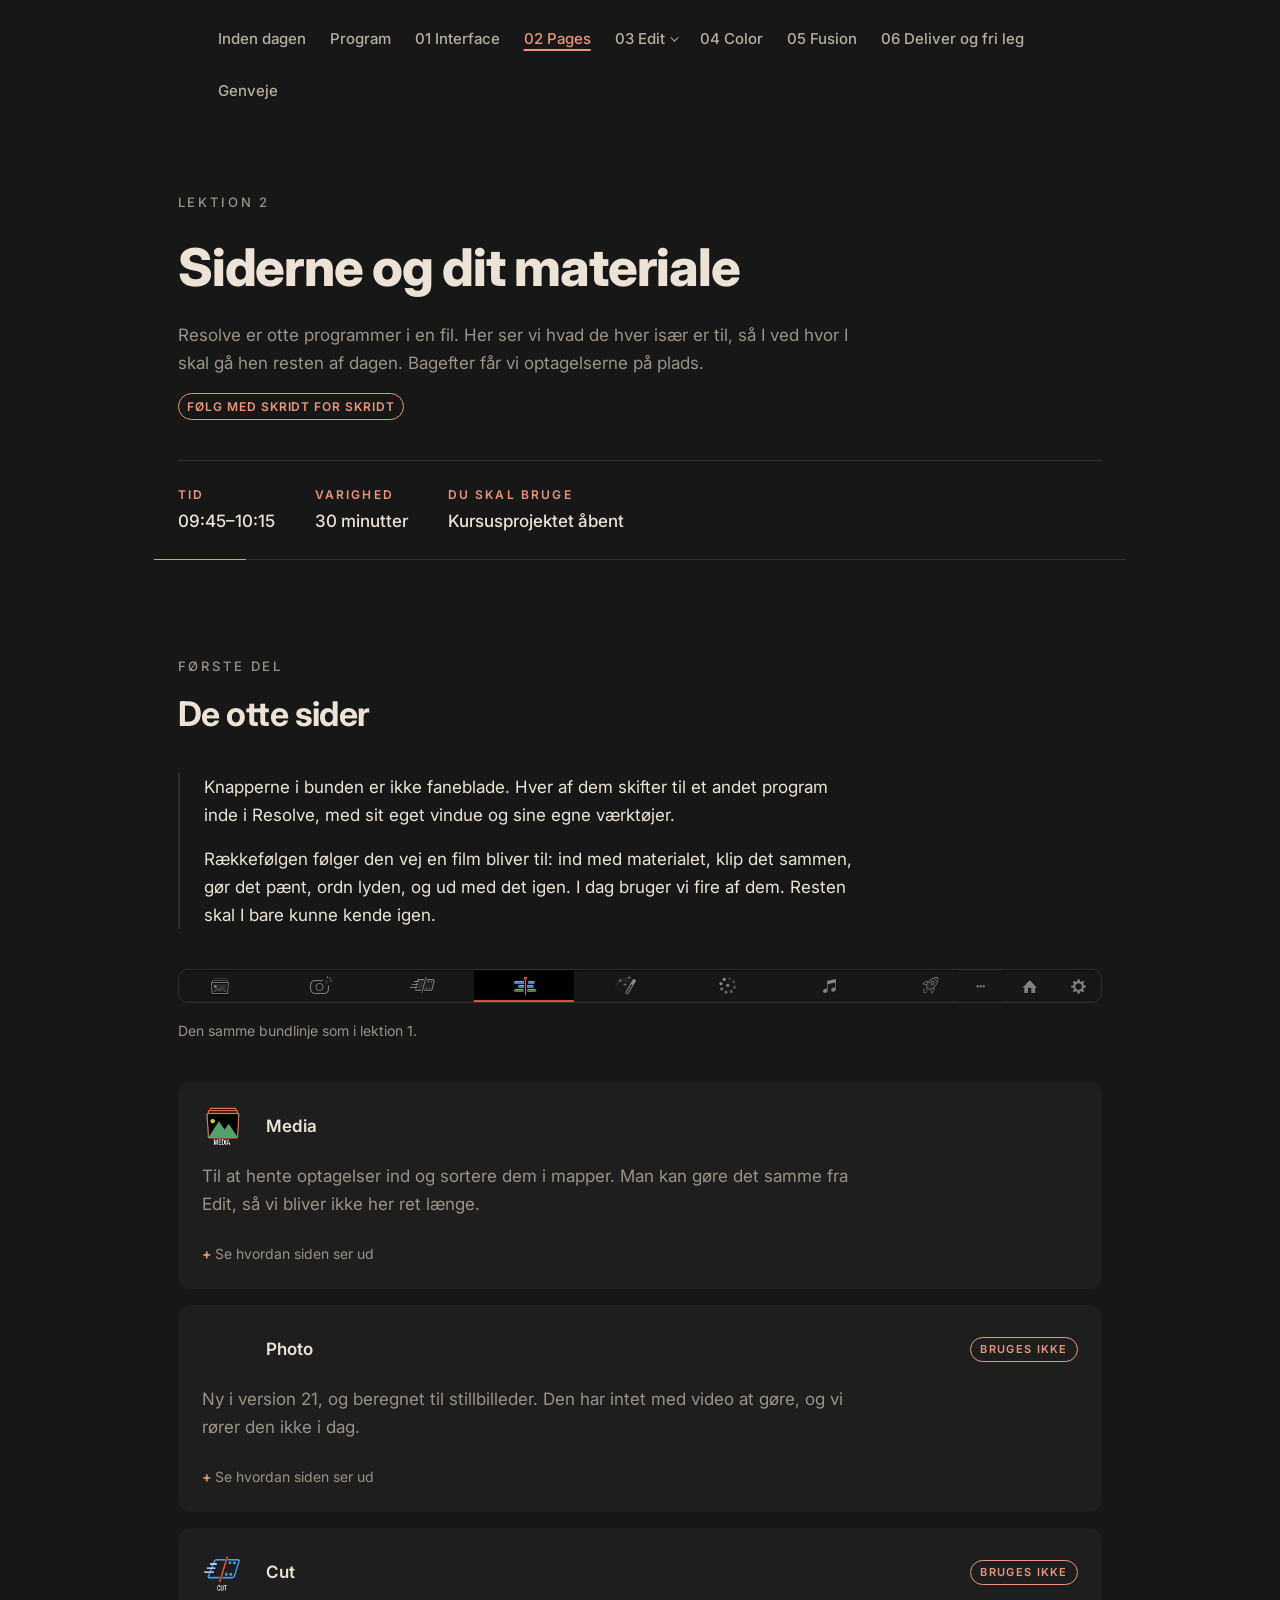
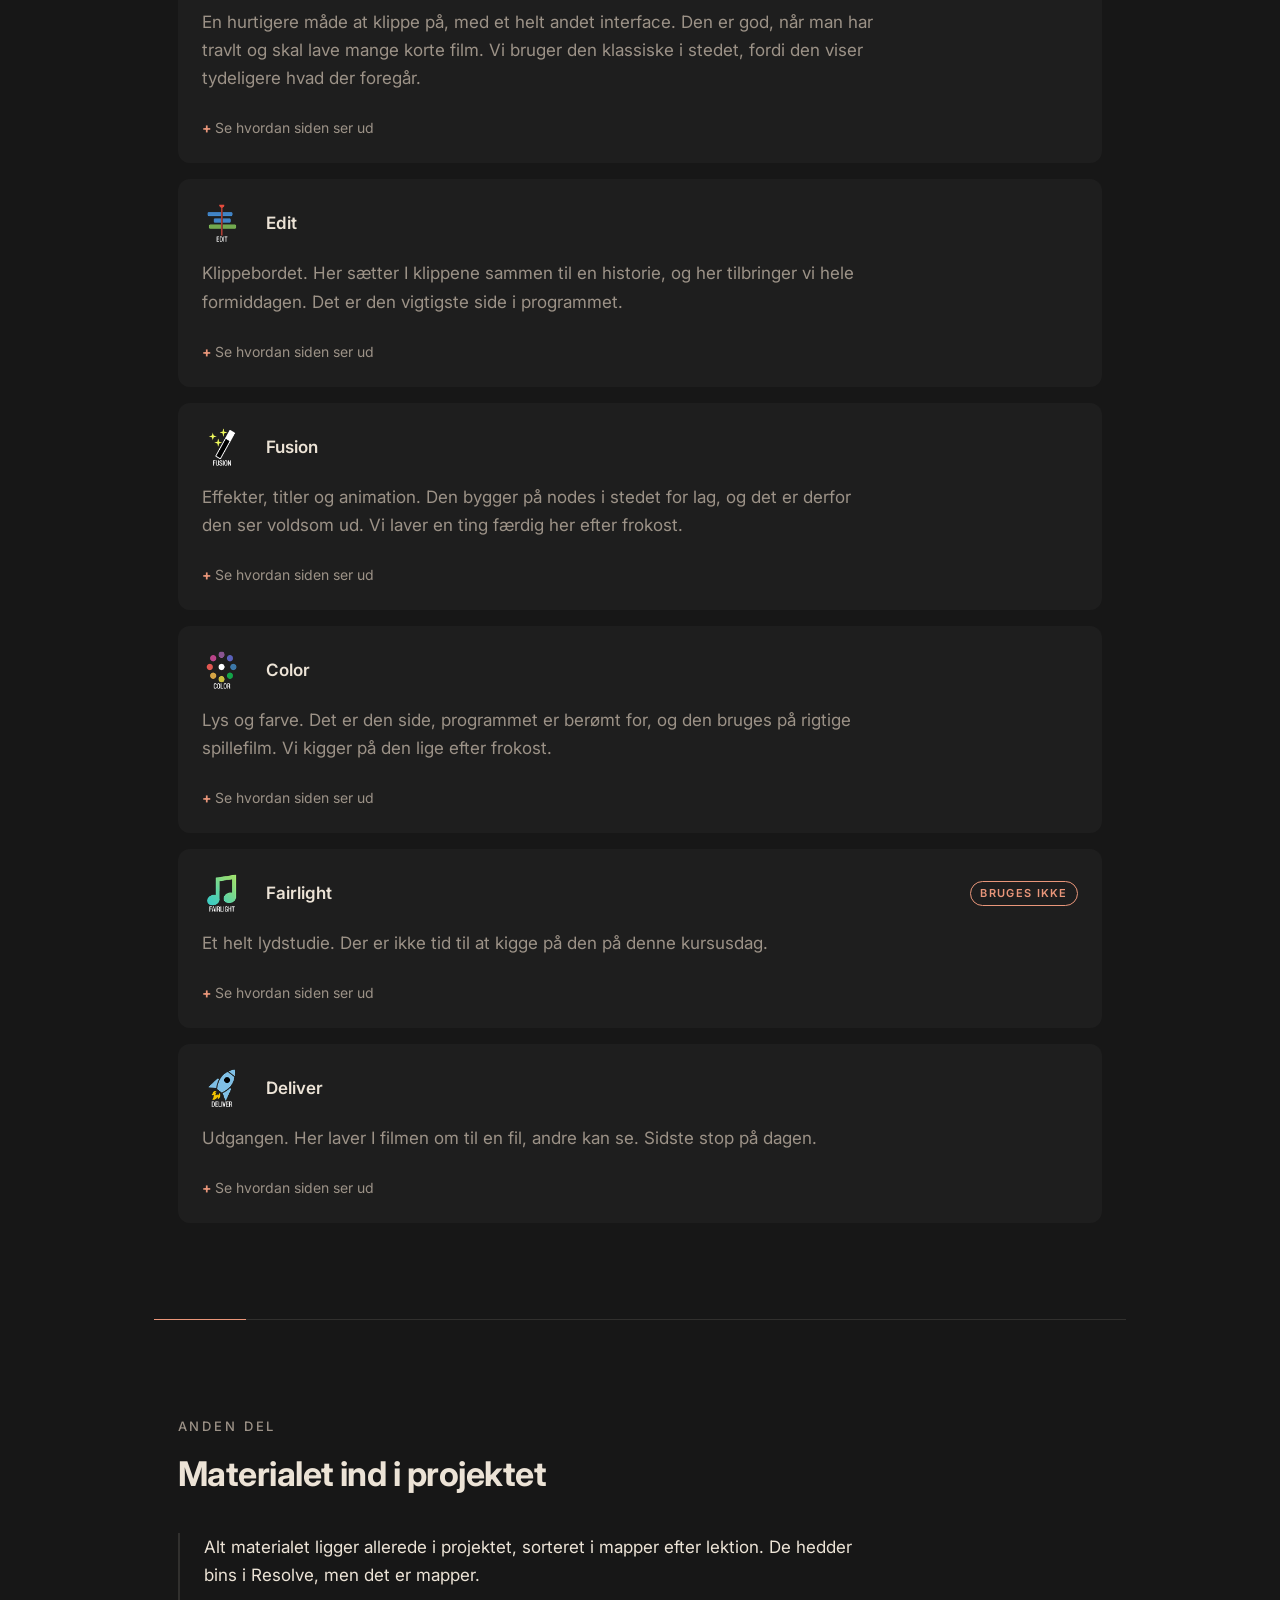
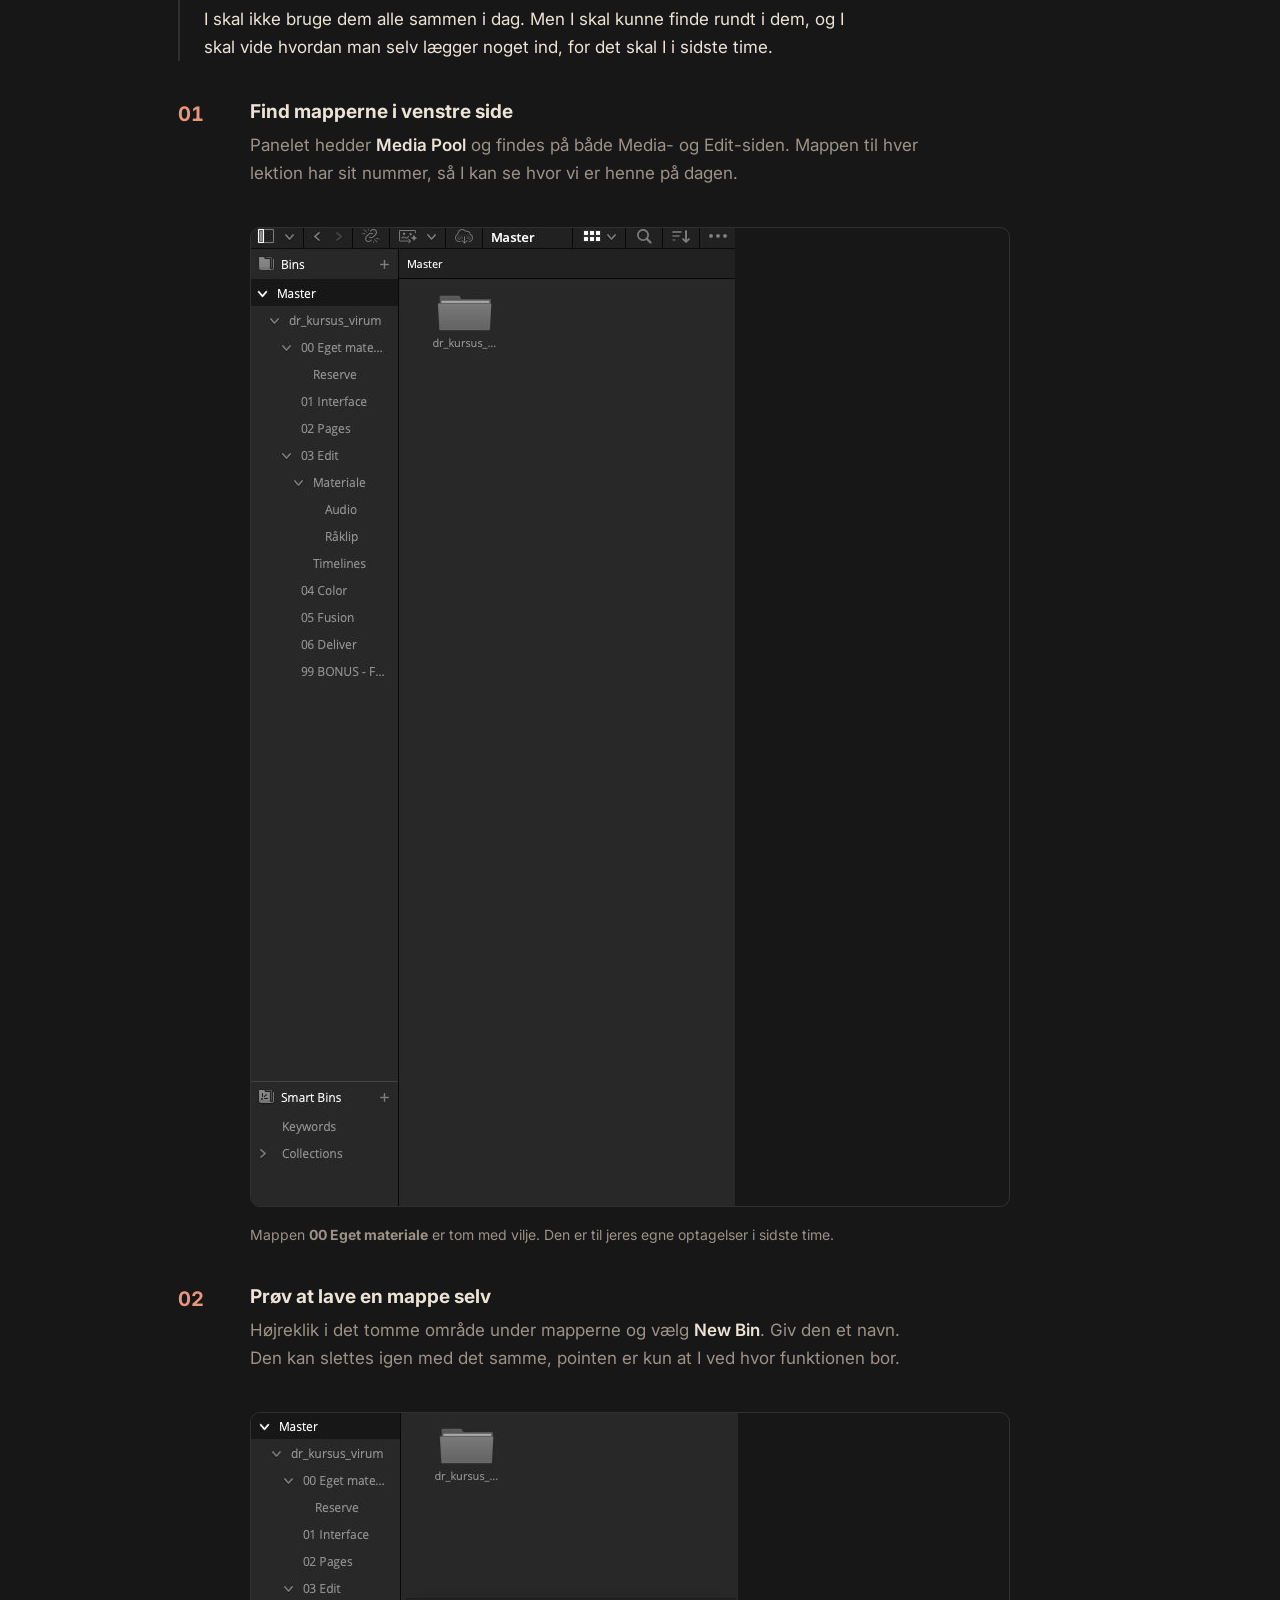
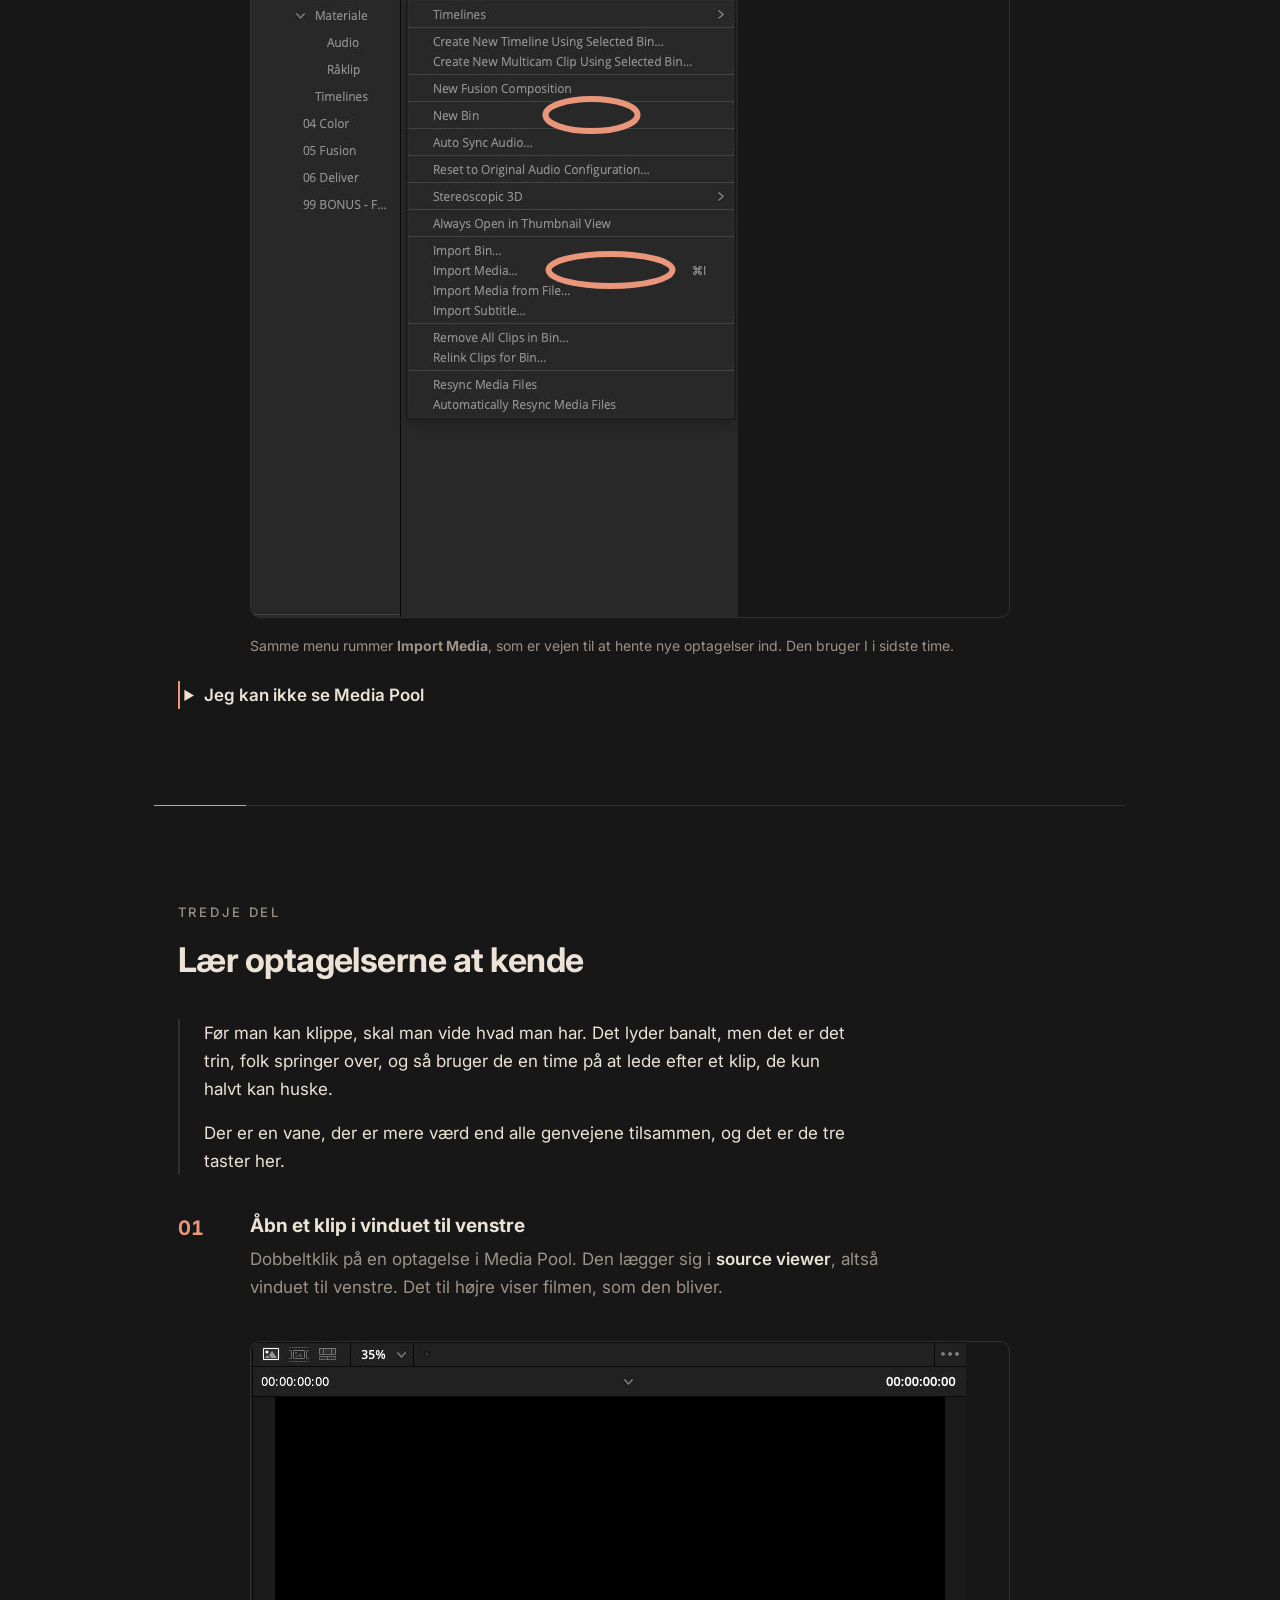
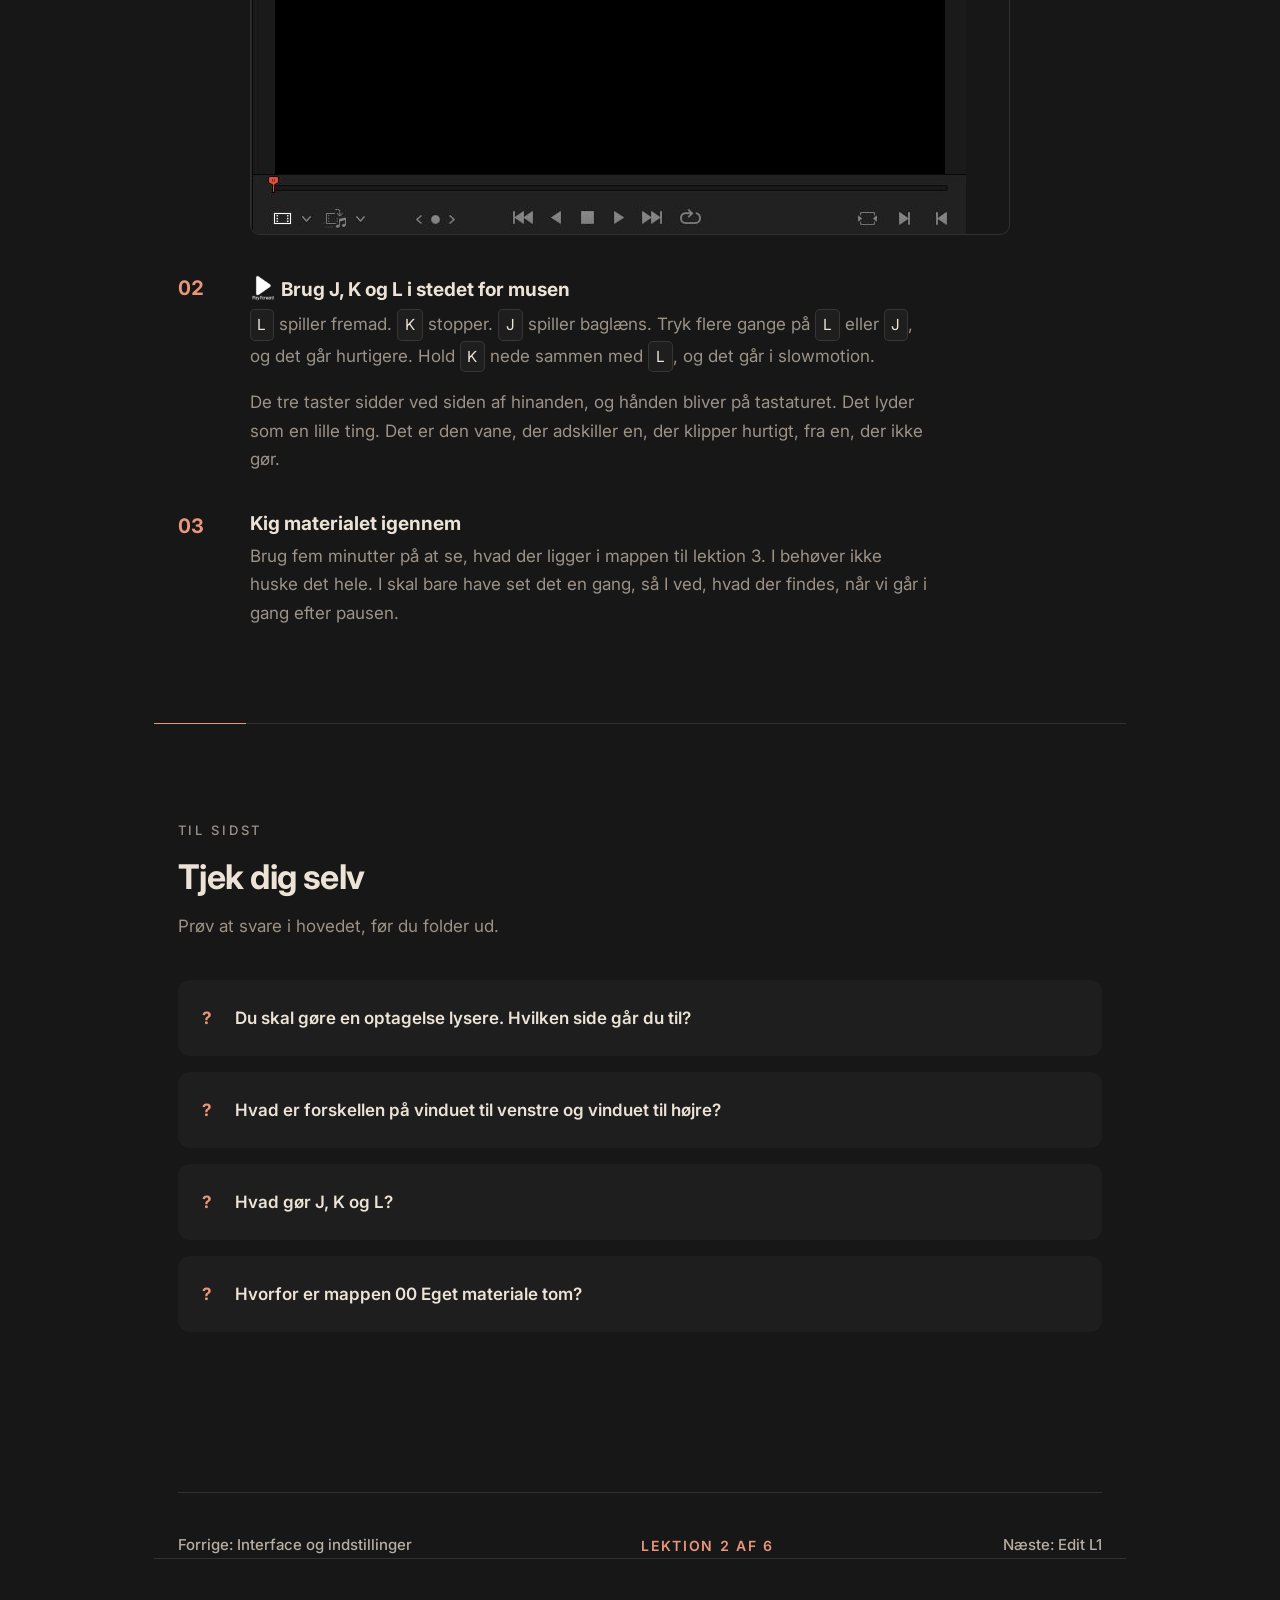
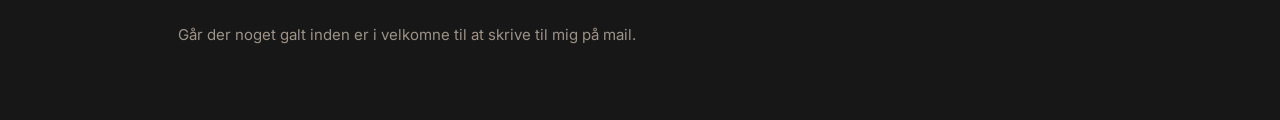
<file: lektion-2-siderne.html>
<!DOCTYPE html>
<html lang="da">
<head>
<meta charset="utf-8">
<meta name="viewport" content="width=device-width, initial-scale=1">
<title>2 · Siderne og dit materiale – kursus i DaVinci Resolve</title>
<meta name="description" content="Anden lektion: en rundtur i programmets otte sider, og optagelserne på plads i mapper.">
<link rel="preconnect" href="https://fonts.googleapis.com">
<link rel="preconnect" href="https://fonts.gstatic.com" crossorigin>
<link href="https://fonts.googleapis.com/css2?family=Inter:wght@300;400;500;600;700;800&display=swap" rel="stylesheet">
<link rel="stylesheet" href="css/style.css">
</head>
<body>

<a class="skip" href="#del1">Spring til første del</a>

<nav class="nav" aria-label="Kursets sider">
  <div class="wrap">
  <ul class="nav__list nav__list--desktop">
    <li><a class="nav__link" href="index.html">Inden dagen</a></li>
    <li><a class="nav__link" href="program.html">Program</a></li>
    <li><a class="nav__link" href="lektion-1-interface.html">01 Interface</a></li>
    <li><a class="nav__link" href="lektion-2-siderne.html" aria-current="page">02 Pages</a></li>
    <li>
      <details class="nav__fold">
        <summary>03 Edit</summary>
        <ul class="nav__sub">
          <li><a href="lektion-3-edit.html">Edit L1 · De rå håndgreb</a></li>
          <li><a href="lektion-3-edit-l2.html">Edit L2 · Udvidet</a></li>
          <li><a href="lektion-3-edit-l3.html">Edit L3 · Composite</a></li>
        </ul>
      </details>
    </li>
    <li><a class="nav__link" href="lektion-4-color.html">04 Color</a></li>
    <li><a class="nav__link" href="lektion-5-fusion.html">05 Fusion</a></li>
    <li><a class="nav__link" href="lektion-6-eget-materiale.html">06 Deliver og fri leg</a></li>
    <li><a class="nav__link" href="program.html#genveje">Genveje</a></li>
  </ul>
  <details class="nav__toggle">
    <summary class="nav__toggle-btn">Menu <span class="nav__toggle-current">&middot; 02 Pages</span></summary>
    <ul class="nav__list">
      <li><a class="nav__link" href="index.html">Inden dagen</a></li>
      <li><a class="nav__link" href="program.html">Program</a></li>
      <li><a class="nav__link" href="lektion-1-interface.html">01 Interface</a></li>
      <li><a class="nav__link" href="lektion-2-siderne.html" aria-current="page">02 Pages</a></li>
      <li>
        <details class="nav__fold">
          <summary>03 Edit</summary>
          <ul class="nav__sub">
            <li><a href="lektion-3-edit.html">Edit L1 · De rå håndgreb</a></li>
            <li><a href="lektion-3-edit-l2.html">Edit L2 · Udvidet</a></li>
            <li><a href="lektion-3-edit-l3.html">Edit L3 · Composite</a></li>
          </ul>
        </details>
      </li>
      <li><a class="nav__link" href="lektion-4-color.html">04 Color</a></li>
      <li><a class="nav__link" href="lektion-5-fusion.html">05 Fusion</a></li>
      <li><a class="nav__link" href="lektion-6-eget-materiale.html">06 Deliver og fri leg</a></li>
      <li><a class="nav__link" href="program.html#genveje">Genveje</a></li>
    </ul>
  </details>
  </div>
</nav>

<div class="wrap">
  <header class="pagehead">
    <p class="kicker">Lektion 2</p>
    <h1 class="pagehead__title">Siderne og dit materiale</h1>
    <p class="pagehead__intro">
      Resolve er otte programmer i en fil. Her ser vi hvad de hver især er til, så I
      ved hvor I skal gå hen resten af dagen. Bagefter får vi optagelserne på plads.
    </p>
    <span class="scaffold">Følg med skridt for skridt</span>

    <div class="meta">
      <div>
        <p class="meta__key">Tid</p>
        <p class="meta__val">09:45–10:15</p>
      </div>
      <div>
        <p class="meta__key">Varighed</p>
        <p class="meta__val">30 minutter</p>
      </div>
      <div>
        <p class="meta__key">Du skal bruge</p>
        <p class="meta__val">Kursusprojektet åbent</p>
      </div>
    </div>
  </header>
</div>

<hr class="rule">

<main>

<!-- ===================================================================== -->
<section class="section" id="del1">
  <div class="wrap">
    <p class="kicker">Første del</p>
    <h2 class="section__title">De otte sider</h2>

    <div class="lead-in">
      <p>
        Knapperne i bunden er ikke faneblade. Hver af dem skifter til et andet program
        inde i Resolve, med sit eget vindue og sine egne værktøjer.
      </p>
      <p>
        Rækkefølgen følger den vej en film bliver til: ind med materialet, klip det
        sammen, gør det pænt, ordn lyden, og ud med det igen. I dag bruger vi fire af
        dem. Resten skal I bare kunne kende igen.
      </p>
    </div>

    <figure class="shot shot--wide">
      <div class="shot__frame">
        <img src="assets/l1-1-bundlinjen.jpg"
             alt="Nederste kant af DaVinci Resolve med rækken af sideknapper til venstre og husikon og tandhjul til højre."
             width="1800" height="62" loading="lazy">
      </div>
      <figcaption class="shot__caption">Den samme bundlinje som i lektion 1.</figcaption>
    </figure>

    <div class="pages">

      <div class="pages__item">
        <div class="pages__head">
          <img class="pages__icon" src="assets/icons/media.png" alt="" width="40" height="40">
          <p class="pages__name">Media</p>
        </div>
        <p class="pages__body">
          Til at hente optagelser ind og sortere dem i mapper. Man kan gøre det samme
          fra Edit, så vi bliver ikke her ret længe.
        </p>
        <details class="pages__shot">
          <summary>Se hvordan siden ser ud</summary>
          <img src="assets/l2-side-media.jpg" alt="Media-siden i DaVinci Resolve." width="900" height="566" loading="lazy">
        </details>
      </div>

      <div class="pages__item">
        <div class="pages__head">
          <img class="pages__icon pages__icon--tom" src="assets/icons/media.png" alt="" width="40" height="40" aria-hidden="true">
          <p class="pages__name">Photo</p>
          <span class="tag">bruges ikke</span>
        </div>
        <p class="pages__body">
          Ny i version 21, og beregnet til stillbilleder. Den har intet med video at
          gøre, og vi rører den ikke i dag.
        </p>
        <details class="pages__shot">
          <summary>Se hvordan siden ser ud</summary>
          <img src="assets/l2-side-photo.jpg" alt="Photo-siden i DaVinci Resolve." width="900" height="565" loading="lazy">
        </details>
      </div>

      <div class="pages__item">
        <div class="pages__head">
          <img class="pages__icon" src="assets/icons/cut.png" alt="" width="40" height="40">
          <p class="pages__name">Cut</p>
          <span class="tag">bruges ikke</span>
        </div>
        <p class="pages__body">
          En hurtigere måde at klippe på, med et helt andet interface. Den er god, når
          man har travlt og skal lave mange korte film. Vi bruger den klassiske i stedet,
          fordi den viser tydeligere hvad der foregår.
        </p>
        <details class="pages__shot">
          <summary>Se hvordan siden ser ud</summary>
          <img src="assets/l2-side-cut.jpg" alt="Cut-siden i DaVinci Resolve." width="900" height="568" loading="lazy">
        </details>
      </div>

      <div class="pages__item">
        <div class="pages__head">
          <img class="pages__icon" src="assets/icons/edit.png" alt="" width="40" height="40">
          <p class="pages__name">Edit</p>
        </div>
        <p class="pages__body">
          Klippebordet. Her sætter I klippene sammen til en historie, og her tilbringer
          vi hele formiddagen. Det er den vigtigste side i programmet.
        </p>
        <details class="pages__shot">
          <summary>Se hvordan siden ser ud</summary>
          <img src="assets/l2-side-edit.jpg" alt="Edit-siden i DaVinci Resolve." width="900" height="565" loading="lazy">
        </details>
      </div>

      <div class="pages__item">
        <div class="pages__head">
          <img class="pages__icon" src="assets/icons/fusion.png" alt="" width="40" height="40">
          <p class="pages__name">Fusion</p>
        </div>
        <p class="pages__body">
          Effekter, titler og animation. Den bygger på nodes i stedet for lag, og det
          er derfor den ser voldsom ud. Vi laver en ting færdig her efter frokost.
        </p>
        <details class="pages__shot">
          <summary>Se hvordan siden ser ud</summary>
          <img src="assets/l2-side-fusion.jpg" alt="Fusion-siden i DaVinci Resolve." width="900" height="566" loading="lazy">
        </details>
      </div>

      <div class="pages__item">
        <div class="pages__head">
          <img class="pages__icon" src="assets/icons/color.png" alt="" width="40" height="40">
          <p class="pages__name">Color</p>
        </div>
        <p class="pages__body">
          Lys og farve. Det er den side, programmet er berømt for, og den bruges på
          rigtige spillefilm. Vi kigger på den lige efter frokost.
        </p>
        <details class="pages__shot">
          <summary>Se hvordan siden ser ud</summary>
          <img src="assets/l2-side-color.jpg" alt="Color-siden i DaVinci Resolve." width="900" height="564" loading="lazy">
        </details>
      </div>

      <div class="pages__item">
        <div class="pages__head">
          <img class="pages__icon" src="assets/icons/fairlight.png" alt="" width="40" height="40">
          <p class="pages__name">Fairlight</p>
          <span class="tag">bruges ikke</span>
        </div>
        <p class="pages__body">
          Et helt lydstudie. Der er ikke tid til at kigge på den på denne kursusdag.
        </p>
        <details class="pages__shot">
          <summary>Se hvordan siden ser ud</summary>
          <img src="assets/l2-side-fairlight.jpg" alt="Fairlight-siden i DaVinci Resolve." width="900" height="566" loading="lazy">
        </details>
      </div>

      <div class="pages__item">
        <div class="pages__head">
          <img class="pages__icon" src="assets/icons/deliver.png" alt="" width="40" height="40">
          <p class="pages__name">Deliver</p>
        </div>
        <p class="pages__body">
          Udgangen. Her laver I filmen om til en fil, andre kan se. Sidste stop på dagen.
        </p>
        <details class="pages__shot">
          <summary>Se hvordan siden ser ud</summary>
          <img src="assets/l2-side-deliver.jpg" alt="Deliver-siden i DaVinci Resolve." width="900" height="565" loading="lazy">
        </details>
      </div>

    </div>
  </div>
</section>

<hr class="rule">

<!-- ===================================================================== -->
<section class="section" id="del2">
  <div class="wrap">
    <p class="kicker">Anden del</p>
    <h2 class="section__title">Materialet ind i projektet</h2>

    <div class="lead-in">
      <p>
        Alt materialet ligger allerede i projektet, sorteret i mapper efter lektion.
        De hedder bins i Resolve, men det er mapper.
      </p>
      <p>
        I skal ikke bruge dem alle sammen i dag. Men I skal kunne finde rundt i dem,
        og I skal vide hvordan man selv lægger noget ind, for det skal I i sidste time.
      </p>
    </div>

    <ol class="steps">
      <li class="step reveal">
        <div>
          <h3 class="step__title">Find mapperne i venstre side</h3>
          <p class="step__body">
            Panelet hedder <strong>Media Pool</strong> og findes på både Media- og
            Edit-siden. Mappen til hver lektion har sit nummer, så I kan se hvor vi er
            henne på dagen.
          </p>

          <figure class="shot">
            <div class="shot__frame">
              <img src="assets/l2-1-bins.jpg"
                   alt="Media Pool med kursusprojektets mapper foldet ud: 00 Eget materiale, 01 Interface, 02 Pages, 03 Edit, 04 Color, 05 Fusion, 06 Deliver og en bonusmappe."
                   width="484" height="978" loading="lazy">
            </div>
            <figcaption class="shot__caption">
              Mappen <strong>00 Eget materiale</strong> er tom med vilje. Den er til jeres
              egne optagelser i sidste time.
            </figcaption>
          </figure>
        </div>
      </li>

      <li class="step reveal">
        <div>
          <h3 class="step__title">Prøv at lave en mappe selv</h3>
          <p class="step__body">
            Højreklik i det tomme område under mapperne og vælg <strong>New Bin</strong>.
            Giv den et navn. Den kan slettes igen med det samme, pointen er kun at I ved
            hvor funktionen bor.
          </p>

          <figure class="shot">
            <div class="shot__frame">
              <img src="assets/l2-2-hojreklik.jpg"
                   alt="Højrekliksmenuen i Media Pool med punkterne New Bin og Import Media."
                   width="487" height="804" loading="lazy">
              <svg class="shot__marks" viewBox="0 0 487 804" aria-hidden="true" preserveAspectRatio="xMidYMid meet">
                <ellipse class="ring" cx="205" cy="302" rx="46" ry="16"/>
                <ellipse class="ring" cx="224" cy="457" rx="62" ry="16"/>
              </svg>
            </div>
            <figcaption class="shot__caption">
              Samme menu rummer <strong>Import Media</strong>, som er vejen til at hente
              nye optagelser ind. Den bruger I i sidste time.
            </figcaption>
          </figure>
        </div>
      </li>
    </ol>

    <details class="hint">
      <summary>Jeg kan ikke se Media Pool</summary>
      <p>
        Panelet kan slås fra. Kig efter en knap der hedder <strong>Media Pool</strong>
        øverst til venstre, og klik på den. På Edit-siden ligger den i rækken over
        vinduet med optagelserne.
      </p>
    </details>
  </div>
</section>

<hr class="rule">

<!-- ===================================================================== -->
<section class="section" id="del3">
  <div class="wrap">
    <p class="kicker">Tredje del</p>
    <h2 class="section__title">Lær optagelserne at kende</h2>

    <div class="lead-in">
      <p>
        Før man kan klippe, skal man vide hvad man har. Det lyder banalt, men det er
        det trin, folk springer over, og så bruger de en time på at lede efter et klip,
        de kun halvt kan huske.
      </p>
      <p>
        Der er en vane, der er mere værd end alle genvejene tilsammen, og det er de tre
        taster her.
      </p>
    </div>

    <ol class="steps">
      <li class="step reveal">
        <div>
          <h3 class="step__title">Åbn et klip i vinduet til venstre</h3>
          <p class="step__body">
            Dobbeltklik på en optagelse i Media Pool. Den lægger sig i
            <strong>source viewer</strong>, altså vinduet til venstre. Det til højre
            viser filmen, som den bliver.
          </p>

          <figure class="shot">
            <div class="shot__frame">
              <img src="assets/l2-3-source-viewer.jpg"
                   alt="Source viewer med afspilningsknapper langs bunden."
                   width="715" height="492" loading="lazy">
            </div>
          </figure>
        </div>
      </li>

      <li class="step reveal">
        <div>
          <h3 class="step__title"><img class="heading-icon" src="assets/icons/play-forward.png" alt="" width="26" height="26">Brug J, K og L i stedet for musen</h3>
          <p class="step__body">
            <kbd>L</kbd> spiller fremad. <kbd>K</kbd> stopper.
            <kbd>J</kbd> spiller baglæns. Tryk flere gange på <kbd>L</kbd> eller
            <kbd>J</kbd>, og det går hurtigere. Hold <kbd>K</kbd> nede sammen med
            <kbd>L</kbd>, og det går i slowmotion.
          </p>
          <p class="step__body">
            De tre taster sidder ved siden af hinanden, og hånden bliver på tastaturet.
            Det lyder som en lille ting. Det er den vane, der adskiller en, der klipper
            hurtigt, fra en, der ikke gør.
          </p>
        </div>
      </li>

      <li class="step reveal">
        <div>
          <h3 class="step__title">Kig materialet igennem</h3>
          <p class="step__body">
            Brug fem minutter på at se, hvad der ligger i mappen til lektion 3. I
            behøver ikke huske det hele. I skal bare have set det en gang, så I ved,
            hvad der findes, når vi går i gang efter pausen.
          </p>
        </div>
      </li>
    </ol>
  </div>
</section>

<hr class="rule">

<!-- ===================================================================== -->
<section class="section" id="selvtjek">
  <div class="wrap">
    <p class="kicker">Til sidst</p>
    <h2 class="section__title">Tjek dig selv</h2>
    <p class="section__intro">
      Prøv at svare i hovedet, før du folder ud.
    </p>

    <div class="check">

      <details class="check__item">
        <summary>Du skal gøre en optagelse lysere. Hvilken side går du til?</summary>
        <p class="check__answer">
          Color. Den håndterer lys og farve, og det er den side, programmet er kendt for.
        </p>
      </details>

      <details class="check__item">
        <summary>Hvad er forskellen på vinduet til venstre og vinduet til højre?</summary>
        <p class="check__answer">
          Til venstre ser du en enkelt optagelse, som du er ved at kigge på. Til højre
          ser du filmen, som den bliver. Venstre er råvarer, højre er retten.
        </p>
      </details>

      <details class="check__item">
        <summary>Hvad gør J, K og L?</summary>
        <p class="check__answer">
          L spiller fremad, K stopper, J spiller baglæns. Flere tryk giver højere fart.
          De tre taster sidder ved siden af hinanden, så hånden kan blive på tastaturet.
        </p>
      </details>

      <details class="check__item">
        <summary>Hvorfor er mappen 00 Eget materiale tom?</summary>
        <p class="check__answer">
          Fordi den er til dine egne optagelser. Du fylder den i sidste time, hvor du
          klipper noget, du selv har filmet.
        </p>
      </details>

    </div>
  </div>
</section>

<!-- ===================================================================== -->
<div class="wrap">
  <nav class="lesson-nav" aria-label="Mellem lektioner">
    <a class="nav__link" href="lektion-1-interface.html">Forrige: Interface og indstillinger</a>
    <span class="lesson-nav__where">Lektion 2 af 6</span>
    <a class="nav__link" href="lektion-3-edit.html">Næste: Edit L1</a>
  </nav>
</div>

</main>

<footer class="footer">
  <div class="wrap">
    <p>Går der noget galt inden er i velkomne til at skrive til mig på mail.</p>
  </div>
</footer>

</body>
</html>
</file>
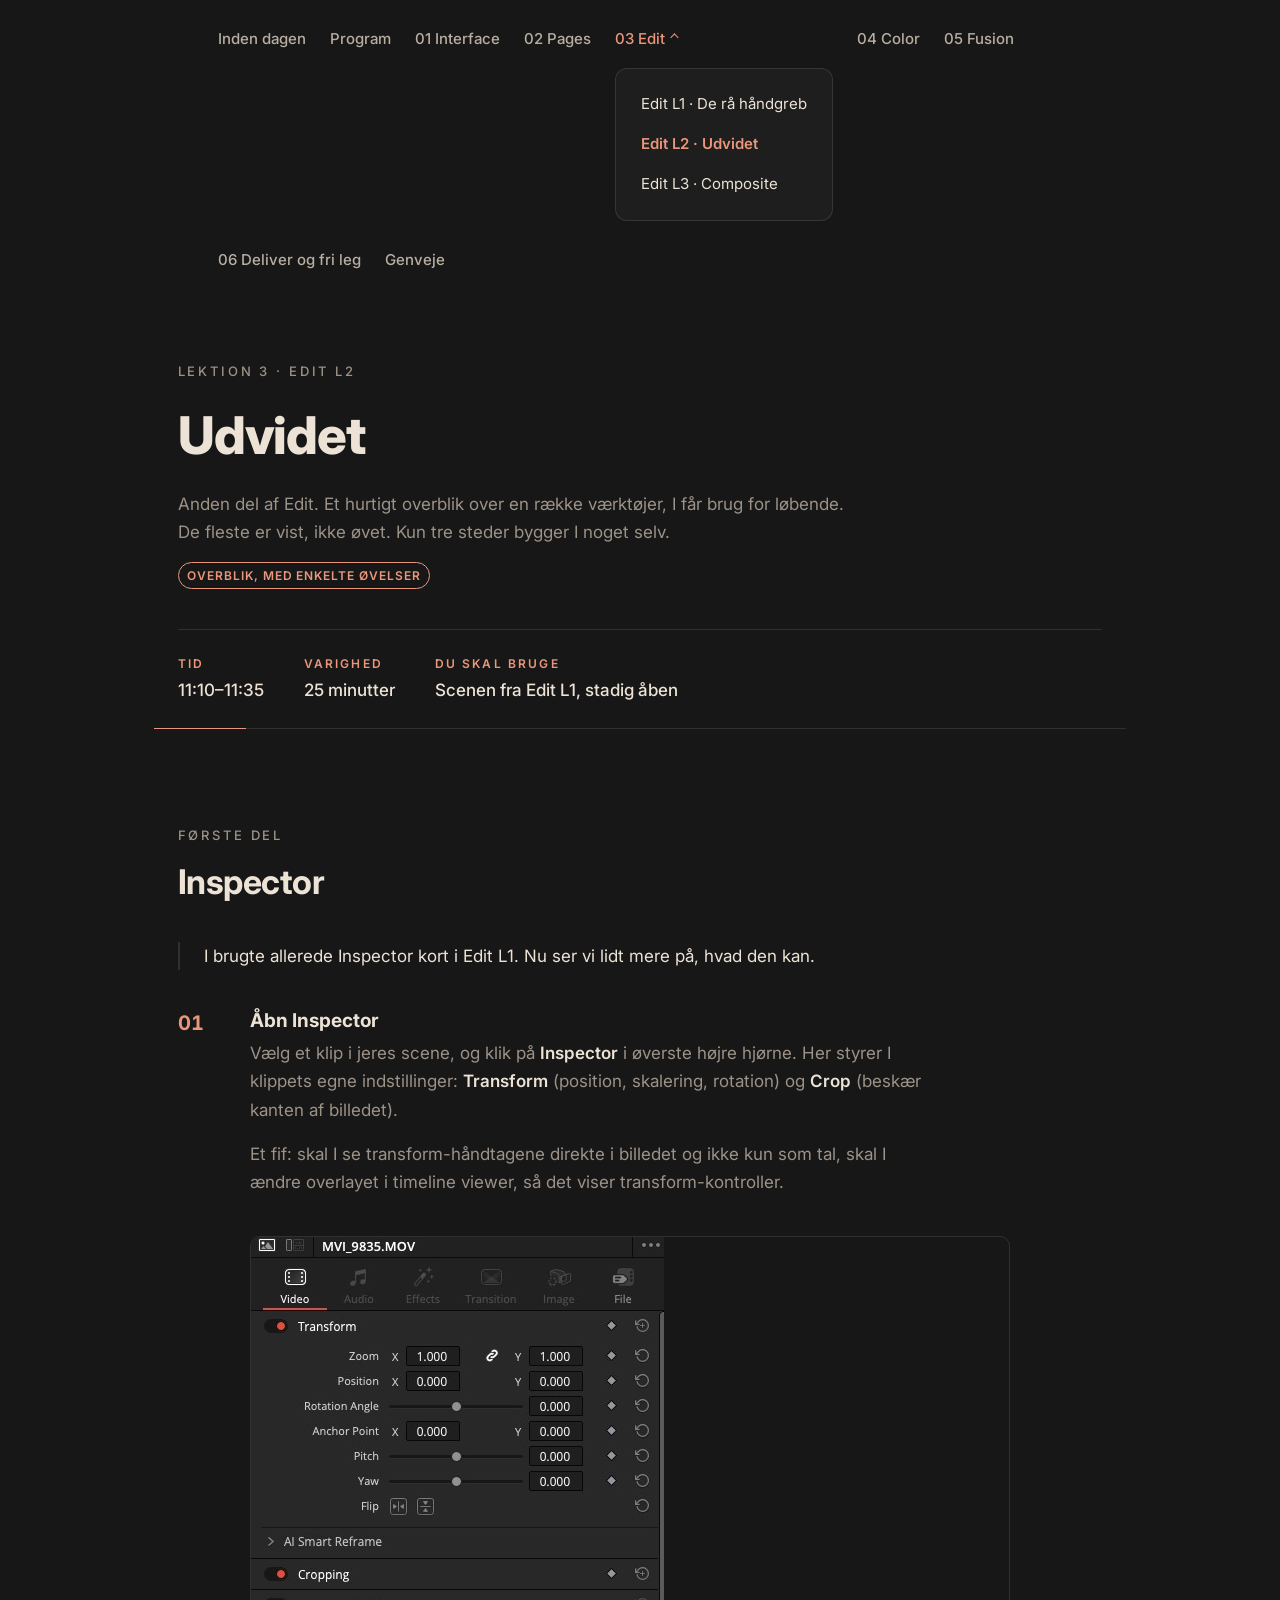
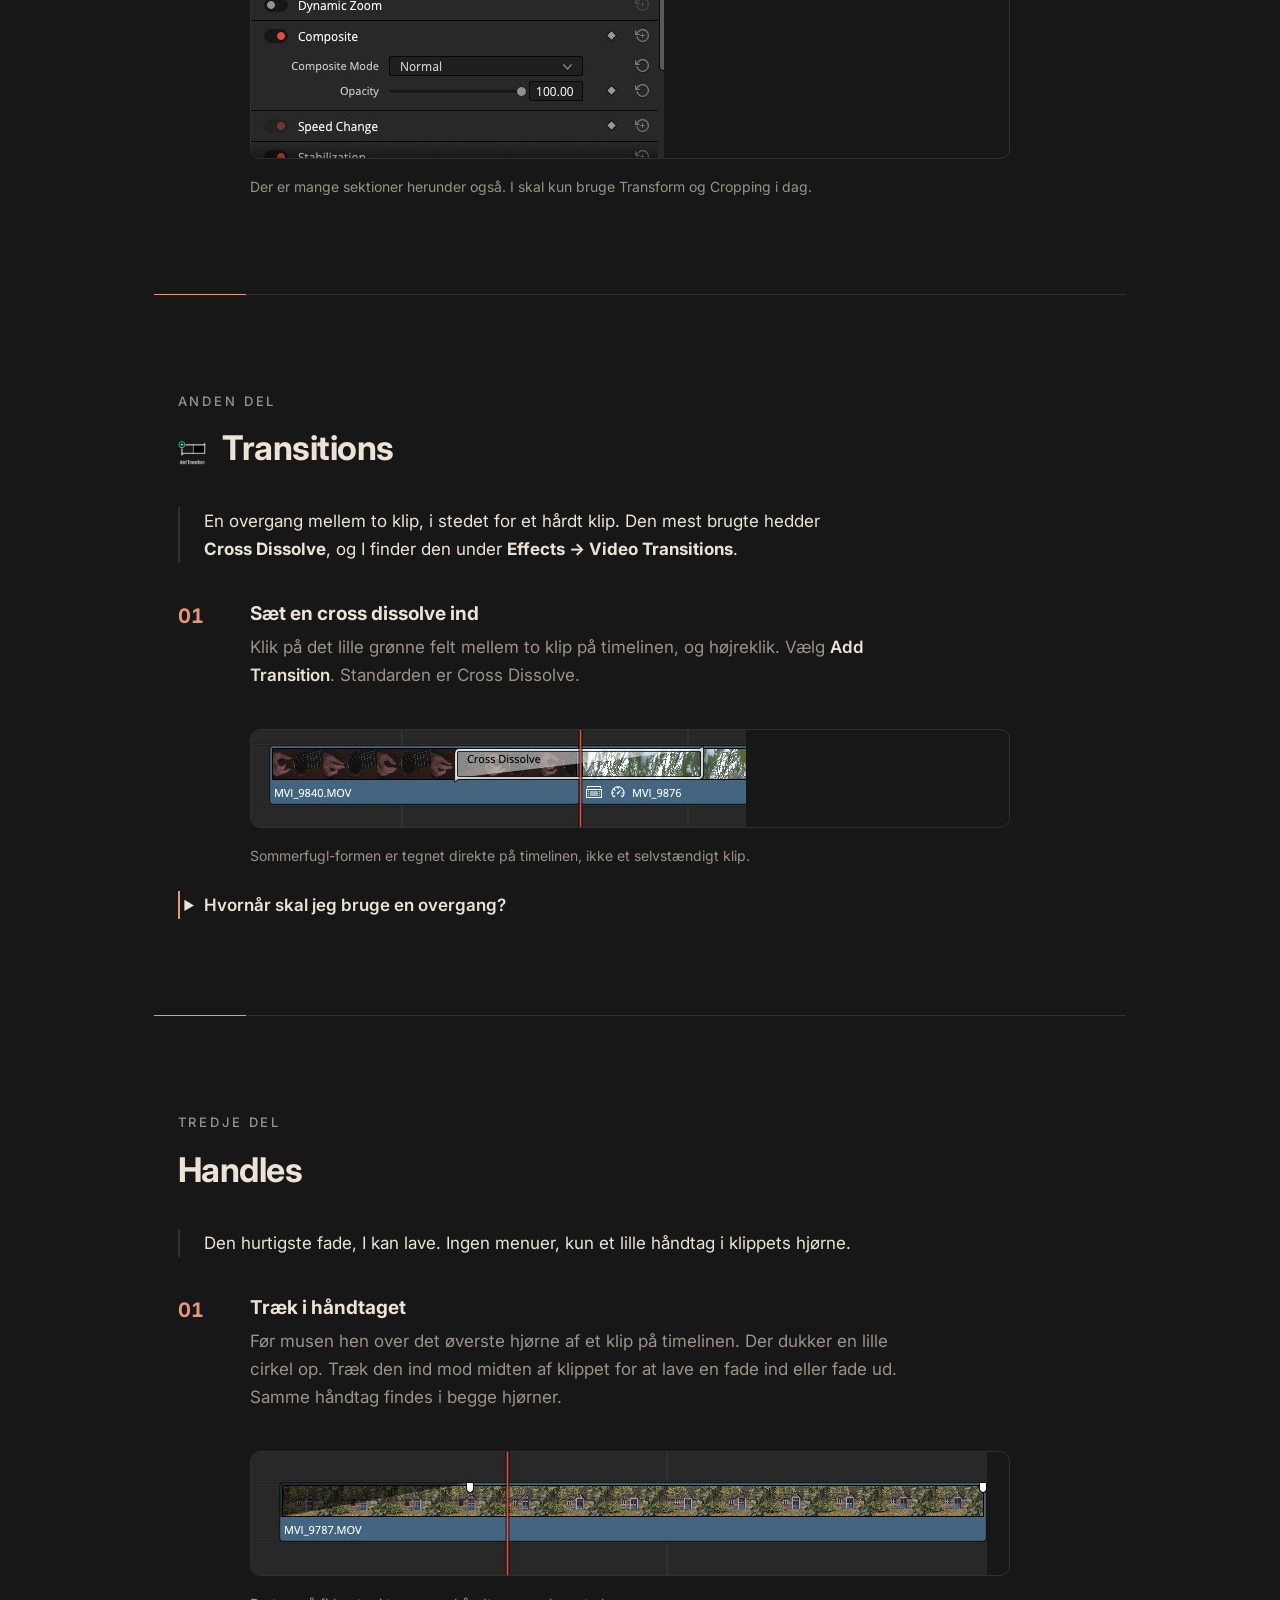
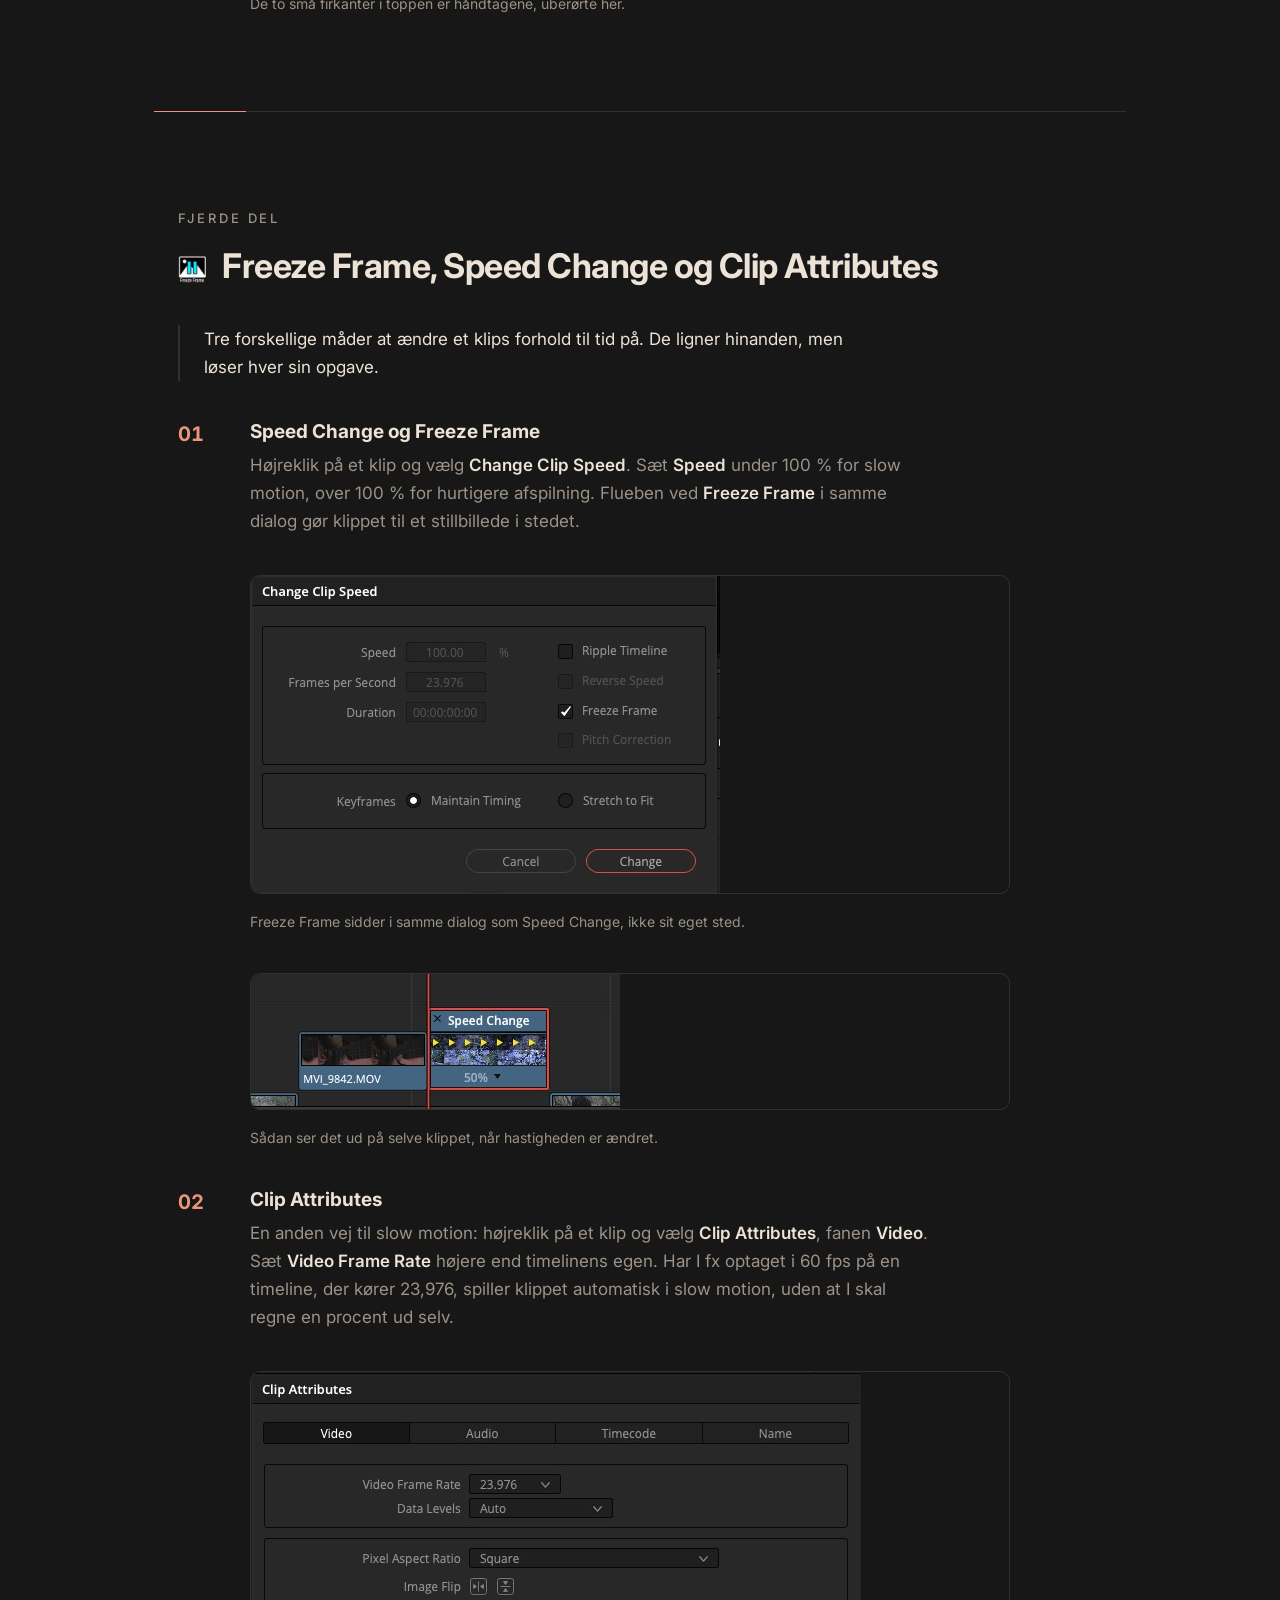
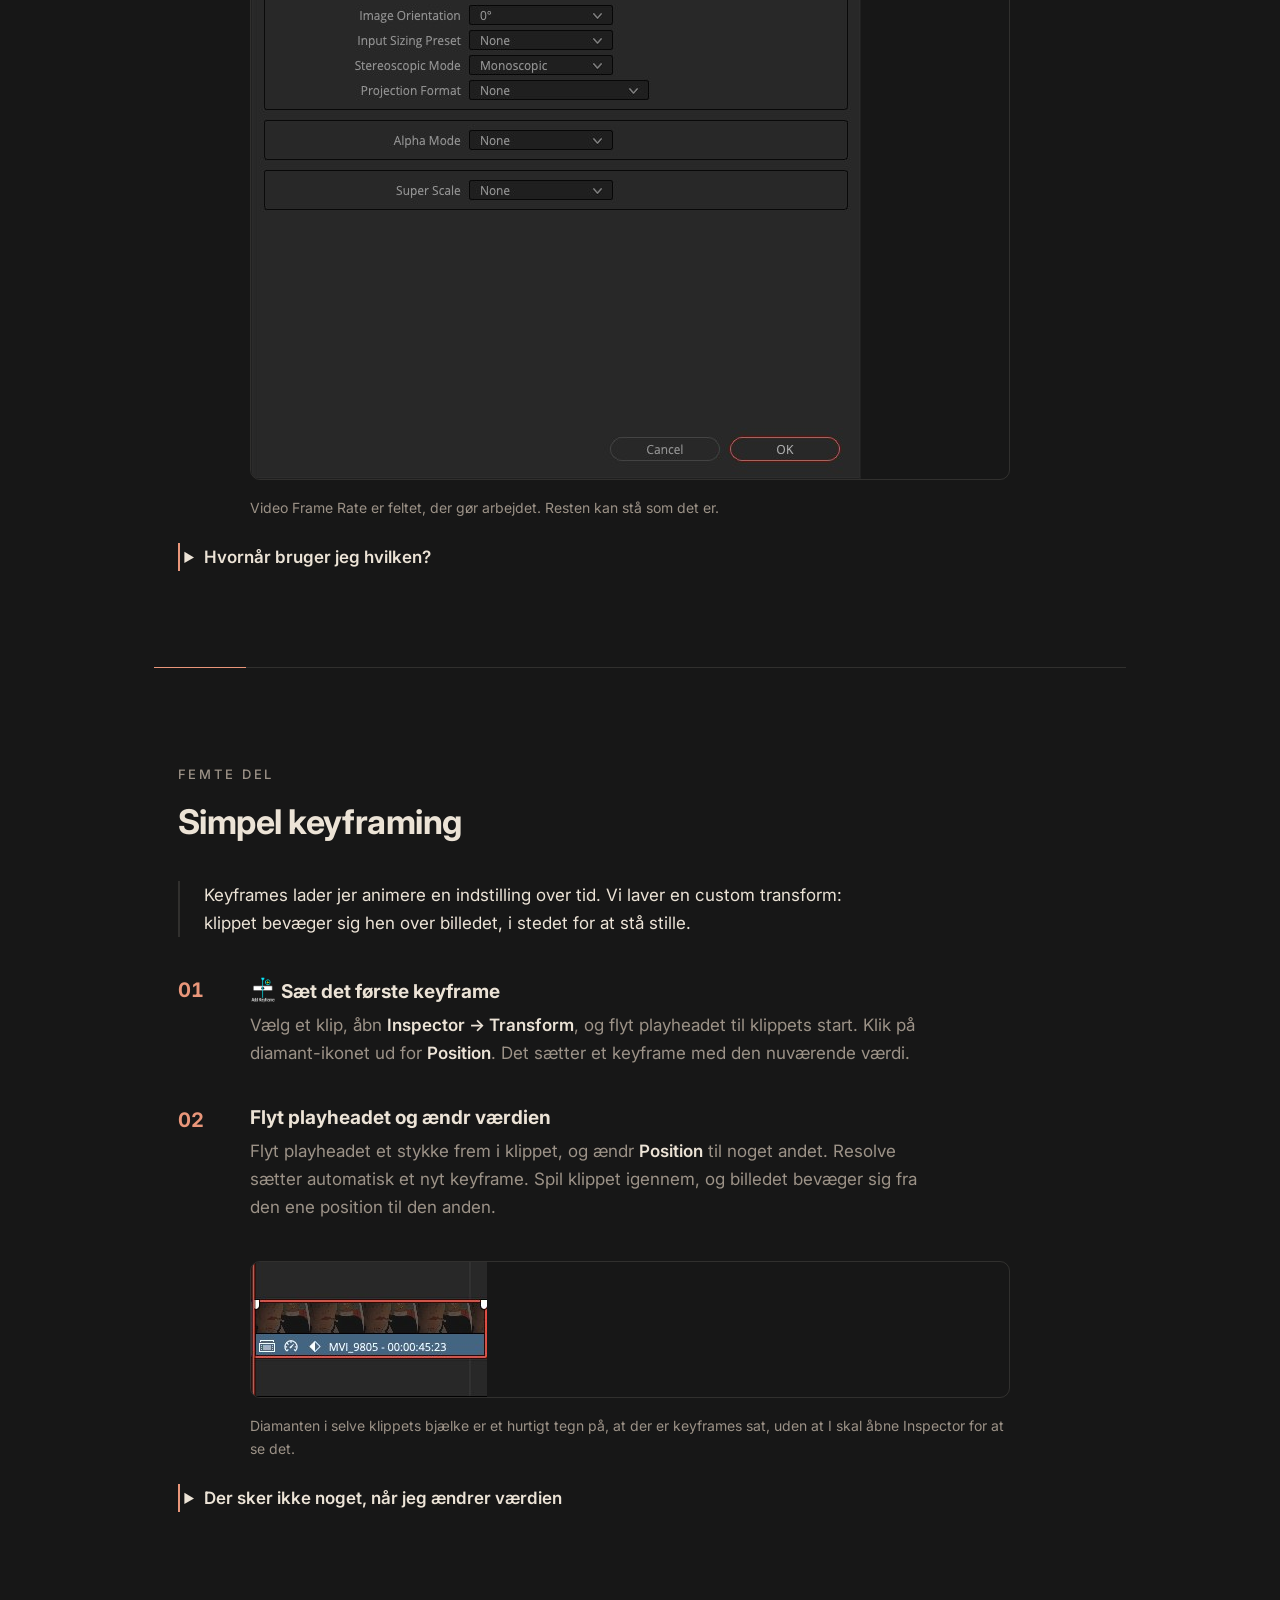
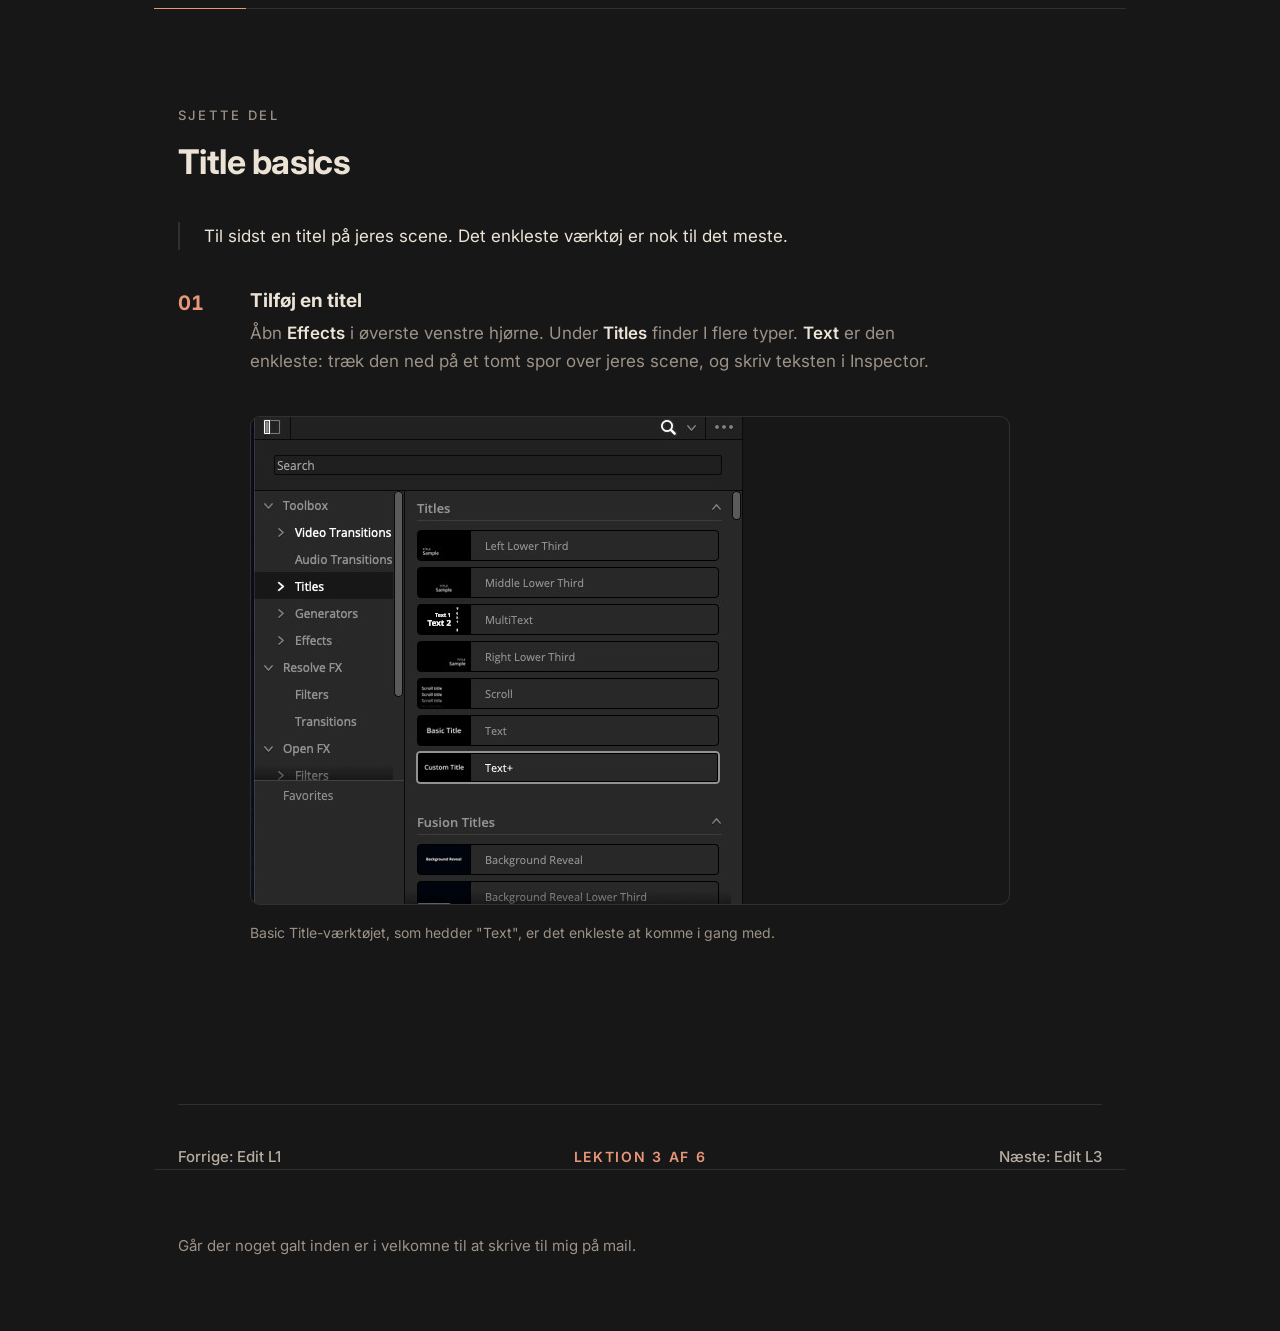
<file: lektion-3-edit-l2.html>
<!DOCTYPE html>
<html lang="da">
<head>
<meta charset="utf-8">
<meta name="viewport" content="width=device-width, initial-scale=1">
<title>Edit L2 – kursus i DaVinci Resolve</title>
<meta name="description" content="Edit L2: Inspector, transitions, fades, freeze frame, speed change, clip attributes, keyframing og titler, i overblik.">
<link rel="preconnect" href="https://fonts.googleapis.com">
<link rel="preconnect" href="https://fonts.gstatic.com" crossorigin>
<link href="https://fonts.googleapis.com/css2?family=Inter:wght@300;400;500;600;700;800&display=swap" rel="stylesheet">
<link rel="stylesheet" href="css/style.css">
</head>
<body>

<a class="skip" href="#inspector">Spring til Inspector</a>

<nav class="nav" aria-label="Kursets sider">
  <div class="wrap">
  <ul class="nav__list nav__list--desktop">
    <li><a class="nav__link" href="index.html">Inden dagen</a></li>
    <li><a class="nav__link" href="program.html">Program</a></li>
    <li><a class="nav__link" href="lektion-1-interface.html">01 Interface</a></li>
    <li><a class="nav__link" href="lektion-2-siderne.html">02 Pages</a></li>
    <li>
      <details class="nav__fold nav__fold--active" open>
        <summary>03 Edit</summary>
        <ul class="nav__sub">
          <li><a href="lektion-3-edit.html">Edit L1 · De rå håndgreb</a></li>
          <li><a href="lektion-3-edit-l2.html" aria-current="page">Edit L2 · Udvidet</a></li>
          <li><a href="lektion-3-edit-l3.html">Edit L3 · Composite</a></li>
        </ul>
      </details>
    </li>
    <li><a class="nav__link" href="lektion-4-color.html">04 Color</a></li>
    <li><a class="nav__link" href="lektion-5-fusion.html">05 Fusion</a></li>
    <li><a class="nav__link" href="lektion-6-eget-materiale.html">06 Deliver og fri leg</a></li>
    <li><a class="nav__link" href="program.html#genveje">Genveje</a></li>
  </ul>
  <details class="nav__toggle">
    <summary class="nav__toggle-btn">Menu <span class="nav__toggle-current">&middot; Edit L2</span></summary>
    <ul class="nav__list">
      <li><a class="nav__link" href="index.html">Inden dagen</a></li>
      <li><a class="nav__link" href="program.html">Program</a></li>
      <li><a class="nav__link" href="lektion-1-interface.html">01 Interface</a></li>
      <li><a class="nav__link" href="lektion-2-siderne.html">02 Pages</a></li>
      <li>
        <details class="nav__fold nav__fold--active" open>
          <summary>03 Edit</summary>
          <ul class="nav__sub">
            <li><a href="lektion-3-edit.html">Edit L1 · De rå håndgreb</a></li>
            <li><a href="lektion-3-edit-l2.html" aria-current="page">Edit L2 · Udvidet</a></li>
            <li><a href="lektion-3-edit-l3.html">Edit L3 · Composite</a></li>
          </ul>
        </details>
      </li>
      <li><a class="nav__link" href="lektion-4-color.html">04 Color</a></li>
      <li><a class="nav__link" href="lektion-5-fusion.html">05 Fusion</a></li>
      <li><a class="nav__link" href="lektion-6-eget-materiale.html">06 Deliver og fri leg</a></li>
      <li><a class="nav__link" href="program.html#genveje">Genveje</a></li>
    </ul>
  </details>
  </div>
</nav>

<div class="wrap">
  <header class="pagehead">
    <p class="kicker">Lektion 3 · Edit L2</p>
    <h1 class="pagehead__title">Udvidet</h1>
    <p class="pagehead__intro">
      Anden del af Edit. Et hurtigt overblik over en række værktøjer, I får brug
      for løbende. De fleste er vist, ikke øvet. Kun tre steder bygger I noget selv.
    </p>
    <span class="scaffold">Overblik, med enkelte øvelser</span>

    <div class="meta">
      <div>
        <p class="meta__key">Tid</p>
        <p class="meta__val">11:10–11:35</p>
      </div>
      <div>
        <p class="meta__key">Varighed</p>
        <p class="meta__val">25 minutter</p>
      </div>
      <div>
        <p class="meta__key">Du skal bruge</p>
        <p class="meta__val">Scenen fra Edit L1, stadig åben</p>
      </div>
    </div>
  </header>
</div>

<hr class="rule">

<main>

<!-- ===================================================================== -->
<section class="section" id="inspector">
  <div class="wrap">
    <p class="kicker">Første del</p>
    <h2 class="section__title">Inspector</h2>

    <div class="lead-in">
      <p>
        I brugte allerede Inspector kort i Edit L1. Nu ser vi lidt mere på, hvad
        den kan.
      </p>
    </div>

    <ol class="steps">
      <li class="step reveal">
        <div>
          <h3 class="step__title">Åbn Inspector</h3>
          <p class="step__body">
            Vælg et klip i jeres scene, og klik på <strong>Inspector</strong> i
            øverste højre hjørne. Her styrer I klippets egne indstillinger:
            <strong>Transform</strong> (position, skalering, rotation) og
            <strong>Crop</strong> (beskær kanten af billedet).
          </p>
          <p class="step__body">
            Et fif: skal I se transform-håndtagene direkte i billedet og ikke kun
            som tal, skal I ændre overlayet i timeline viewer, så det viser
            transform-kontroller.
          </p>

          <figure class="shot">
            <div class="shot__frame">
              <img src="assets/l3-6-inspector.jpg"
                   alt="Inspector med klippet MVI_9835.MOV valgt. Transform, Cropping, Dynamic Zoom, Composite og Speed Change er synlige."
                   width="413" height="521" loading="lazy">
            </div>
            <figcaption class="shot__caption">
              Der er mange sektioner herunder også. I skal kun bruge Transform og
              Cropping i dag.
            </figcaption>
          </figure>
        </div>
      </li>
    </ol>
  </div>
</section>

<hr class="rule">

<!-- ===================================================================== -->
<section class="section" id="transitions">
  <div class="wrap">
    <p class="kicker">Anden del</p>
    <h2 class="section__title">
      <img class="heading-icon" src="assets/icons/add-transition.png" alt="" width="28" height="28">
      Transitions
    </h2>

    <div class="lead-in">
      <p>
        En overgang mellem to klip, i stedet for et hårdt klip. Den mest brugte
        hedder <strong>Cross Dissolve</strong>, og I finder den under
        <strong>Effects → Video Transitions</strong>.
      </p>
    </div>

    <ol class="steps">
      <li class="step reveal">
        <div>
          <h3 class="step__title">Sæt en cross dissolve ind</h3>
          <p class="step__body">
            Klik på det lille grønne felt mellem to klip på timelinen, og
            højreklik. Vælg <strong>Add Transition</strong>. Standarden er Cross
            Dissolve.
          </p>

          <figure class="shot">
            <div class="shot__frame">
              <img src="assets/l3-14-transition.jpg"
                   alt="Cross Dissolve sat ind mellem to klip på timelinen, vist som en sommerfugl-form."
                   width="495" height="97" loading="lazy">
            </div>
            <figcaption class="shot__caption">
              Sommerfugl-formen er tegnet direkte på timelinen, ikke et selvstændigt klip.
            </figcaption>
          </figure>
        </div>
      </li>
    </ol>

    <details class="hint">
      <summary>Hvornår skal jeg bruge en overgang?</summary>
      <p>
        Sparsomt. En cross dissolve markerer et tidsspring eller et stemningsskift.
        Brug den ikke bare for at blødgøre et almindeligt klip, det sender et
        forkert signal til seeren.
      </p>
    </details>
  </div>
</section>

<hr class="rule">

<!-- ===================================================================== -->
<section class="section" id="handles">
  <div class="wrap">
    <p class="kicker">Tredje del</p>
    <h2 class="section__title">Handles</h2>

    <div class="lead-in">
      <p>
        Den hurtigste fade, I kan lave. Ingen menuer, kun et lille håndtag i
        klippets hjørne.
      </p>
    </div>

    <ol class="steps">
      <li class="step reveal">
        <div>
          <h3 class="step__title">Træk i håndtaget</h3>
          <p class="step__body">
            Før musen hen over det øverste hjørne af et klip på timelinen. Der
            dukker en lille cirkel op. Træk den ind mod midten af klippet for at
            lave en fade ind eller fade ud. Samme håndtag findes i begge hjørner.
          </p>

          <figure class="shot">
            <div class="shot__frame">
              <img src="assets/l3-13-handles.jpg"
                   alt="Et klip på timelinen med fade-håndtagene synlige som små hvide firkanter i de øverste hjørner."
                   width="736" height="123" loading="lazy">
            </div>
            <figcaption class="shot__caption">
              De to små firkanter i toppen er håndtagene, uberørte her.
            </figcaption>
          </figure>
        </div>
      </li>
    </ol>
  </div>
</section>

<hr class="rule">

<!-- ===================================================================== -->
<section class="section" id="tid">
  <div class="wrap">
    <p class="kicker">Fjerde del</p>
    <h2 class="section__title">
      <img class="heading-icon" src="assets/icons/freeze-frame.png" alt="" width="28" height="28">
      Freeze Frame, Speed Change og Clip Attributes
    </h2>

    <div class="lead-in">
      <p>
        Tre forskellige måder at ændre et klips forhold til tid på. De ligner
        hinanden, men løser hver sin opgave.
      </p>
    </div>

    <ol class="steps">

      <li class="step reveal">
        <div>
          <h3 class="step__title">Speed Change og Freeze Frame</h3>
          <p class="step__body">
            Højreklik på et klip og vælg <strong>Change Clip Speed</strong>. Sæt
            <strong>Speed</strong> under 100 % for slow motion, over 100 % for
            hurtigere afspilning. Flueben ved <strong>Freeze Frame</strong> i
            samme dialog gør klippet til et stillbillede i stedet.
          </p>

          <figure class="shot">
            <div class="shot__frame">
              <img src="assets/l3-12-speed-freeze.jpg"
                   alt="Change Clip Speed-dialogen med Speed, Frames per Second, Duration og et flueben ved Freeze Frame."
                   width="469" height="317" loading="lazy">
            </div>
            <figcaption class="shot__caption">
              Freeze Frame sidder i samme dialog som Speed Change, ikke sit eget sted.
            </figcaption>
          </figure>

          <figure class="shot">
            <div class="shot__frame">
              <img src="assets/l3-16-speed-badge.jpg"
                   alt="Et klip på timelinen med et gult 'Speed Change 50%'-mærke og skrå gule pile hen over billedet."
                   width="369" height="135" loading="lazy">
            </div>
            <figcaption class="shot__caption">
              Sådan ser det ud på selve klippet, når hastigheden er ændret.
            </figcaption>
          </figure>
        </div>
      </li>

      <li class="step reveal">
        <div>
          <h3 class="step__title">Clip Attributes</h3>
          <p class="step__body">
            En anden vej til slow motion: højreklik på et klip og vælg
            <strong>Clip Attributes</strong>, fanen <strong>Video</strong>. Sæt
            <strong>Video Frame Rate</strong> højere end timelinens egen. Har I
            fx optaget i 60 fps på en timeline, der kører 23,976, spiller klippet
            automatisk i slow motion, uden at I skal regne en procent ud selv.
          </p>

          <figure class="shot">
            <div class="shot__frame">
              <img src="assets/l3-17-clip-attributes.jpg"
                   alt="Clip Attributes-dialogen, fanen Video, med Video Frame Rate sat til 23,976."
                   width="610" height="707" loading="lazy">
            </div>
            <figcaption class="shot__caption">
              Video Frame Rate er feltet, der gør arbejdet. Resten kan stå som det er.
            </figcaption>
          </figure>
        </div>
      </li>

    </ol>

    <details class="hint">
      <summary>Hvornår bruger jeg hvilken?</summary>
      <p>
        Speed Change, hvis I selv bestemmer en procent. Clip Attributes, hvis
        optagelsen allerede er skudt i en højere framerate, og I vil have Resolve
        til at regne det om for jer. Freeze Frame, når billedet skal stå helt
        stille.
      </p>
    </details>
  </div>
</section>

<hr class="rule">

<!-- ===================================================================== -->
<section class="section" id="keyframing">
  <div class="wrap">
    <p class="kicker">Femte del</p>
    <h2 class="section__title">Simpel keyframing</h2>

    <div class="lead-in">
      <p>
        Keyframes lader jer animere en indstilling over tid. Vi laver en custom
        transform: klippet bevæger sig hen over billedet, i stedet for at stå stille.
      </p>
    </div>

    <ol class="steps">

      <li class="step reveal">
        <div>
          <h3 class="step__title"><img class="heading-icon" src="assets/icons/add-keyframe.png" alt="" width="26" height="26">Sæt det første keyframe</h3>
          <p class="step__body">
            Vælg et klip, åbn <strong>Inspector → Transform</strong>, og flyt
            playheadet til klippets start. Klik på diamant-ikonet ud for
            <strong>Position</strong>. Det sætter et keyframe med den nuværende
            værdi.
          </p>
        </div>
      </li>

      <li class="step reveal">
        <div>
          <h3 class="step__title">Flyt playheadet og ændr værdien</h3>
          <p class="step__body">
            Flyt playheadet et stykke frem i klippet, og ændr <strong>Position</strong>
            til noget andet. Resolve sætter automatisk et nyt keyframe. Spil
            klippet igennem, og billedet bevæger sig fra den ene position til den
            anden.
          </p>

          <figure class="shot">
            <div class="shot__frame">
              <img src="assets/l3-15-keyframe-marker.jpg"
                   alt="Et klip på timelinen med et lille diamant-ikon i klippets bjælke, som viser at der er sat keyframes."
                   width="236" height="135" loading="lazy">
            </div>
            <figcaption class="shot__caption">
              Diamanten i selve klippets bjælke er et hurtigt tegn på, at der er
              keyframes sat, uden at I skal åbne Inspector for at se det.
            </figcaption>
          </figure>
        </div>
      </li>

    </ol>

    <details class="hint">
      <summary>Der sker ikke noget, når jeg ændrer værdien</summary>
      <p>
        Tjek at playheadet rent faktisk står et andet sted end det første keyframe,
        før I ændrer værdien. Ændrer I værdien på samme sted som det første
        keyframe, opdaterer I bare det, i stedet for at lave et nyt.
      </p>
    </details>
  </div>
</section>

<hr class="rule">

<!-- ===================================================================== -->
<section class="section" id="titler">
  <div class="wrap">
    <p class="kicker">Sjette del</p>
    <h2 class="section__title">Title basics</h2>

    <div class="lead-in">
      <p>
        Til sidst en titel på jeres scene. Det enkleste værktøj er nok til det
        meste.
      </p>
    </div>

    <ol class="steps">
      <li class="step reveal">
        <div>
          <h3 class="step__title">Tilføj en titel</h3>
          <p class="step__body">
            Åbn <strong>Effects</strong> i øverste venstre hjørne. Under
            <strong>Titles</strong> finder I flere typer. <strong>Text</strong>
            er den enkleste: træk den ned på et tomt spor over jeres scene, og
            skriv teksten i Inspector.
          </p>

          <figure class="shot">
            <div class="shot__frame">
              <img src="assets/l3-7-titel-effekt.jpg"
                   alt="Effects-panelet, med Titles åbnet: Left Lower Third, Middle Lower Third, MultiText, Right Lower Third, Scroll, Text og Text+."
                   width="492" height="487" loading="lazy">
            </div>
            <figcaption class="shot__caption">
              Basic Title-værktøjet, som hedder "Text", er det enkleste at komme
              i gang med.
            </figcaption>
          </figure>
        </div>
      </li>
    </ol>
  </div>
</section>

</main>

<!-- ===================================================================== -->
<div class="wrap">
  <nav class="lesson-nav" aria-label="Mellem lektioner">
    <a class="nav__link" href="lektion-3-edit.html">Forrige: Edit L1</a>
    <span class="lesson-nav__where">Lektion 3 af 6</span>
    <a class="nav__link" href="lektion-3-edit-l3.html">Næste: Edit L3</a>
  </nav>
</div>

<footer class="footer">
  <div class="wrap">
    <p>Går der noget galt inden er i velkomne til at skrive til mig på mail.</p>
  </div>
</footer>

</body>
</html>
</file>
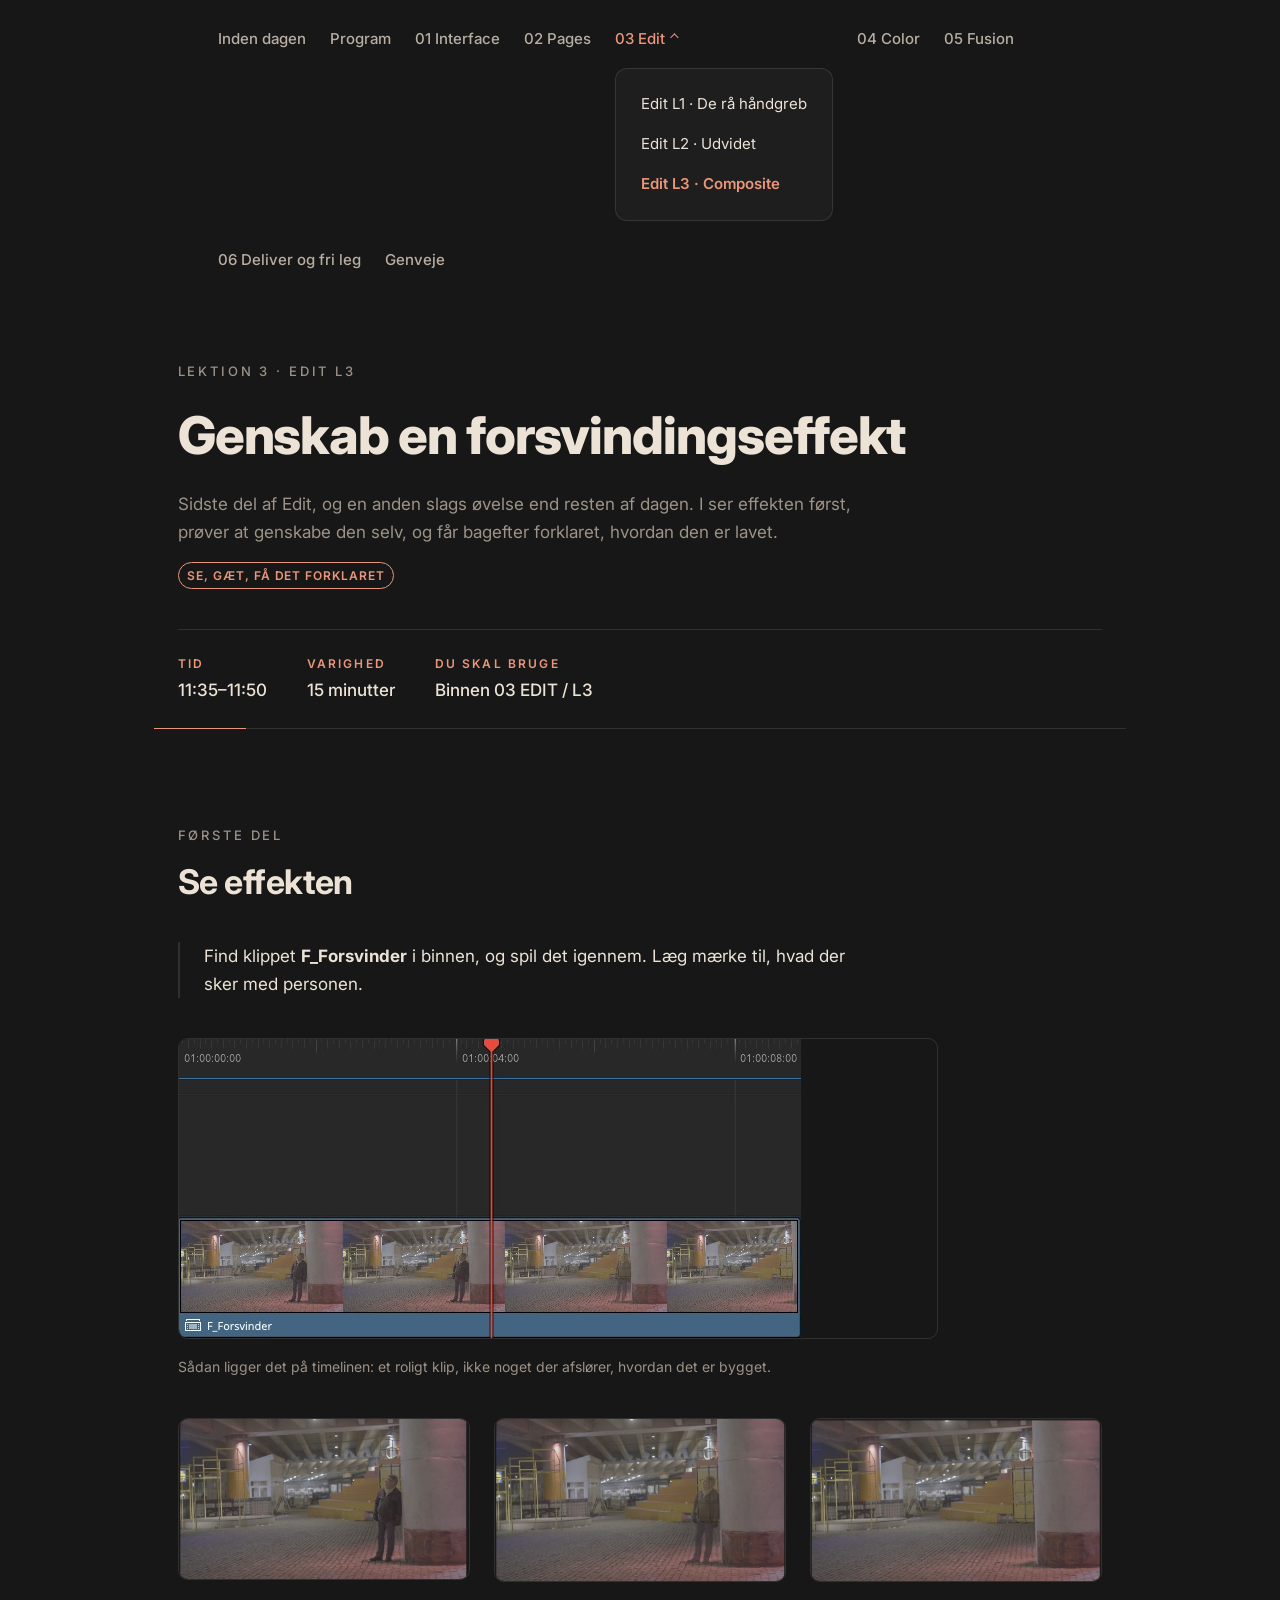
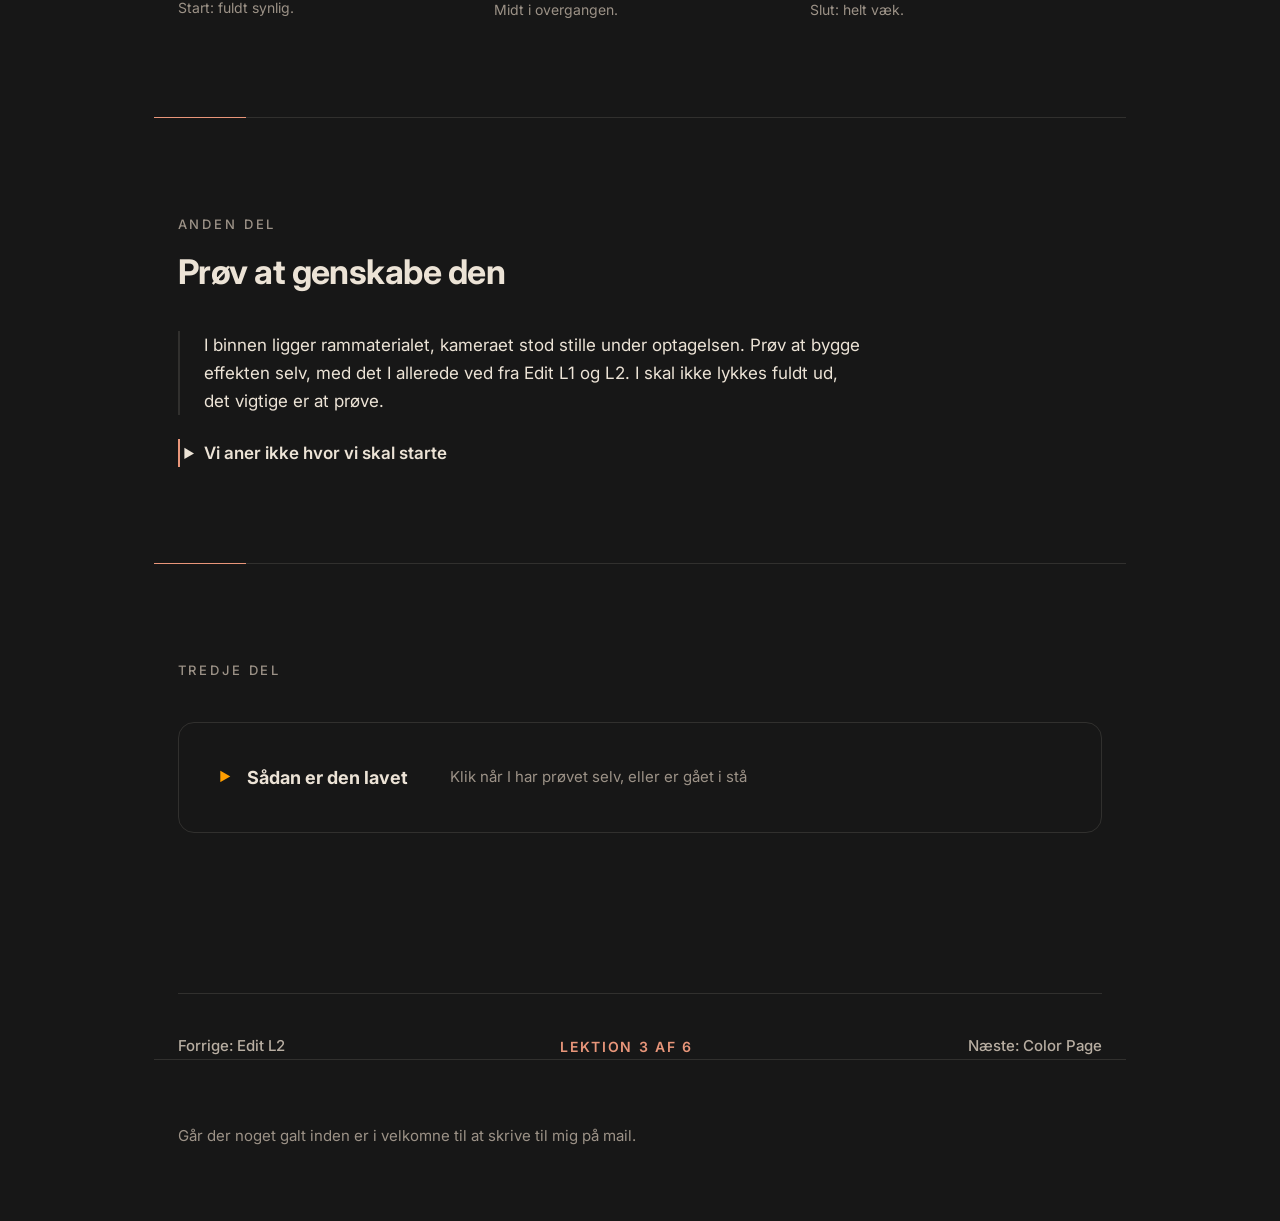
<file: lektion-3-edit-l3.html>
<!DOCTYPE html>
<html lang="da">
<head>
<meta charset="utf-8">
<meta name="viewport" content="width=device-width, initial-scale=1">
<title>Edit L3 – kursus i DaVinci Resolve</title>
<meta name="description" content="Edit L3: se en forsvindingseffekt, prøv at genskabe den selv, og få bagefter forklaret hvordan den er lavet med compound clips, composite og keyframet opacitet.">
<link rel="preconnect" href="https://fonts.googleapis.com">
<link rel="preconnect" href="https://fonts.gstatic.com" crossorigin>
<link href="https://fonts.googleapis.com/css2?family=Inter:wght@300;400;500;600;700;800&display=swap" rel="stylesheet">
<link rel="stylesheet" href="css/style.css">
</head>
<body>

<!-- ANTAGELSE der skal bekræftes af HP: rammaterialet i 03 EDIT / L3-binnen
     antages at være P1003232.MP4 som et enkelt klip, som deltagerne selv skal
     lægge ned to gange og trimme til to forskellige tidspunkter. Er det i
     stedet allerede delt op i to færdige subclips, skal trin 2-3 i Del B
     rettes til at matche. -->

<a class="skip" href="#se-effekten">Spring til effekten</a>

<nav class="nav" aria-label="Kursets sider">
  <div class="wrap">
  <ul class="nav__list nav__list--desktop">
    <li><a class="nav__link" href="index.html">Inden dagen</a></li>
    <li><a class="nav__link" href="program.html">Program</a></li>
    <li><a class="nav__link" href="lektion-1-interface.html">01 Interface</a></li>
    <li><a class="nav__link" href="lektion-2-siderne.html">02 Pages</a></li>
    <li>
      <details class="nav__fold nav__fold--active" open>
        <summary>03 Edit</summary>
        <ul class="nav__sub">
          <li><a href="lektion-3-edit.html">Edit L1 · De rå håndgreb</a></li>
          <li><a href="lektion-3-edit-l2.html">Edit L2 · Udvidet</a></li>
          <li><a href="lektion-3-edit-l3.html" aria-current="page">Edit L3 · Composite</a></li>
        </ul>
      </details>
    </li>
    <li><a class="nav__link" href="lektion-4-color.html">04 Color</a></li>
    <li><a class="nav__link" href="lektion-5-fusion.html">05 Fusion</a></li>
    <li><a class="nav__link" href="lektion-6-eget-materiale.html">06 Deliver og fri leg</a></li>
    <li><a class="nav__link" href="program.html#genveje">Genveje</a></li>
  </ul>
  <details class="nav__toggle">
    <summary class="nav__toggle-btn">Menu <span class="nav__toggle-current">&middot; Edit L3</span></summary>
    <ul class="nav__list">
      <li><a class="nav__link" href="index.html">Inden dagen</a></li>
      <li><a class="nav__link" href="program.html">Program</a></li>
      <li><a class="nav__link" href="lektion-1-interface.html">01 Interface</a></li>
      <li><a class="nav__link" href="lektion-2-siderne.html">02 Pages</a></li>
      <li>
        <details class="nav__fold nav__fold--active" open>
          <summary>03 Edit</summary>
          <ul class="nav__sub">
            <li><a href="lektion-3-edit.html">Edit L1 · De rå håndgreb</a></li>
            <li><a href="lektion-3-edit-l2.html">Edit L2 · Udvidet</a></li>
            <li><a href="lektion-3-edit-l3.html" aria-current="page">Edit L3 · Composite</a></li>
          </ul>
        </details>
      </li>
      <li><a class="nav__link" href="lektion-4-color.html">04 Color</a></li>
      <li><a class="nav__link" href="lektion-5-fusion.html">05 Fusion</a></li>
      <li><a class="nav__link" href="lektion-6-eget-materiale.html">06 Deliver og fri leg</a></li>
      <li><a class="nav__link" href="program.html#genveje">Genveje</a></li>
    </ul>
  </details>
  </div>
</nav>

<div class="wrap">
  <header class="pagehead">
    <p class="kicker">Lektion 3 · Edit L3</p>
    <h1 class="pagehead__title">Genskab en forsvindingseffekt</h1>
    <p class="pagehead__intro">
      Sidste del af Edit, og en anden slags øvelse end resten af dagen. I ser
      effekten først, prøver at genskabe den selv, og får bagefter forklaret,
      hvordan den er lavet.
    </p>
    <span class="scaffold">Se, gæt, få det forklaret</span>

    <div class="meta">
      <div>
        <p class="meta__key">Tid</p>
        <p class="meta__val">11:35–11:50</p>
      </div>
      <div>
        <p class="meta__key">Varighed</p>
        <p class="meta__val">15 minutter</p>
      </div>
      <div>
        <p class="meta__key">Du skal bruge</p>
        <p class="meta__val">Binnen 03 EDIT / L3</p>
      </div>
    </div>
  </header>
</div>

<hr class="rule">

<main>

<!-- ===================================================================== -->
<section class="section" id="se-effekten">
  <div class="wrap">
    <p class="kicker">Første del</p>
    <h2 class="section__title">Se effekten</h2>

    <div class="lead-in">
      <p>
        Find klippet <strong>F_Forsvinder</strong> i binnen, og spil det igennem.
        Læg mærke til, hvad der sker med personen.
      </p>
    </div>

    <figure class="shot">
      <div class="shot__frame">
        <img src="assets/l3-18-compound-clip.jpg"
             alt="Klippet F_Forsvinder på timelinen, som et samlet klip."
             width="622" height="299" loading="lazy">
      </div>
      <figcaption class="shot__caption">
        Sådan ligger det på timelinen: et roligt klip, ikke noget der afslører,
        hvordan det er bygget.
      </figcaption>
    </figure>

    <div style="display:grid; grid-template-columns: repeat(auto-fit, minmax(180px, 1fr)); gap: var(--s3); margin-top: var(--s4);">
      <figure class="shot" style="margin-top:0;">
        <div class="shot__frame">
          <img src="assets/l3-20-synlig.jpg" alt="Personen fuldt synlig ved pillen." width="433" height="239" loading="lazy">
        </div>
        <figcaption class="shot__caption">Start: fuldt synlig.</figcaption>
      </figure>
      <figure class="shot" style="margin-top:0;">
        <div class="shot__frame">
          <img src="assets/l3-21-halvt-vaek.jpg" alt="Personen halvt gennemsigtig, baggrunden anes igennem." width="430" height="240" loading="lazy">
        </div>
        <figcaption class="shot__caption">Midt i overgangen.</figcaption>
      </figure>
      <figure class="shot" style="margin-top:0;">
        <div class="shot__frame">
          <img src="assets/l3-22-vaek.jpg" alt="Personen helt væk, kun baggrunden tilbage." width="430" height="241" loading="lazy">
        </div>
        <figcaption class="shot__caption">Slut: helt væk.</figcaption>
      </figure>
    </div>
  </div>
</section>

<hr class="rule">

<!-- ===================================================================== -->
<section class="section" id="proev-selv">
  <div class="wrap">
    <p class="kicker">Anden del</p>
    <h2 class="section__title">Prøv at genskabe den</h2>

    <div class="lead-in">
      <p>
        I binnen ligger rammaterialet, kameraet stod stille under optagelsen.
        Prøv at bygge effekten selv, med det I allerede ved fra Edit L1 og L2.
        I skal ikke lykkes fuldt ud, det vigtige er at prøve.
      </p>
    </div>

    <details class="hint">
      <summary>Vi aner ikke hvor vi skal starte</summary>
      <p>
        Kameraet står stille hele optagelsen igennem, så baggrunden er den
        samme fra start til slut. Se på hele klippet i source viewer: er der
        et tidspunkt, hvor personen slet ikke er i billedet?
      </p>
    </details>
  </div>
</section>

<hr class="rule">

<!-- ===================================================================== -->
<section class="section" id="saadan-er-den-lavet">
  <div class="wrap">
    <p class="kicker">Tredje del</p>

    <details class="unfold">
      <summary>
        Sådan er den lavet
        <span class="unfold__note">Klik når I har prøvet selv, eller er gået i stå</span>
      </summary>

      <div class="unfold__body">
        <div class="lead-in">
          <p>
            Samme kildefil, brugt to gange. Ingen tricks ud over det, I allerede
            kender fra Edit L1 og L2.
          </p>
        </div>

        <ol class="steps">

          <li class="step reveal">
            <div>
              <h3 class="step__title">Læg klippet ned to gange</h3>
              <p class="step__body">
                Træk kildeklippet ned på to spor, det ene oven på det andet. På det
                <strong>øverste</strong> spor: trim til det stykke, hvor personen
                står ved pillen. På det <strong>nederste</strong> spor: trim til et
                senere tidspunkt i samme optagelse, hvor personen allerede er gået.
                Fordi kameraet ikke har flyttet sig, er baggrunden identisk begge
                steder.
              </p>

              <figure class="shot">
                <div class="shot__frame">
                  <img src="assets/l3-19-to-spor.jpg"
                       alt="Samme kildefil P1003232.MP4 på to spor. Det øverste har et diamant-ikon, som viser at det er keyframet."
                       width="442" height="280" loading="lazy">
                </div>
                <figcaption class="shot__caption">
                  Begge spor viser den samme fil. Diamanten på det øverste betyder,
                  at der allerede er sat keyframes.
                </figcaption>
              </figure>
            </div>
          </li>

          <li class="step reveal">
            <div>
              <h3 class="step__title"><img class="heading-icon" src="assets/icons/add-keyframe.png" alt="" width="26" height="26">Keyframe Opacity på det øverste lag</h3>
              <p class="step__body">
                Vælg klippet på det <strong>øverste</strong> spor, åbn
                <strong>Inspector → Composite</strong>. Sæt playheadet til
                starten, og klik diamant-ikonet ud for <strong>Opacity</strong> for
                at sætte et keyframe ved 100 %. Flyt playheadet et par sekunder
                frem, og sæt Opacity til 0 %. Resolve keyframer overgangen
                automatisk.
              </p>

              <figure class="shot">
                <div class="shot__frame">
                  <img src="assets/l3-24-opacity-keyframe.jpg"
                       alt="Inspector, Composite-sektionen, med Opacity sat til 73,97 og keyframe-pilene synlige."
                       width="410" height="303" loading="lazy">
                </div>
                <figcaption class="shot__caption">
                  Opacity midt i overgangen, her 73,97. Pilene ved siden af feltet
                  hopper mellem keyframes.
                </figcaption>
              </figure>
            </div>
          </li>

          <li class="step reveal">
            <div>
              <h3 class="step__title">Saml det i et Compound Clip</h3>
              <p class="step__body">
                Marker begge klip, højreklik, og vælg <strong>New Compound Clip</strong>.
                Giv det et navn. De to spor bliver nu til et klip på hovedtimelinen,
                akkurat som <strong>F_Forsvinder</strong>, I så i starten. Dobbeltklik
                på det for at gå ind og redigere de to lag igen.
              </p>

              <figure class="shot">
                <div class="shot__frame">
                  <img src="assets/l3-23-new-compound-clip.jpg"
                       alt="Højrekliksmenuen med New Compound Clip øverst, samt New Fusion Clip og andre valg."
                       width="280" height="135" loading="lazy">
                </div>
                <figcaption class="shot__caption">
                  Samme menu har også New Fusion Clip, som I stifter bekendtskab
                  med om lidt.
                </figcaption>
              </figure>
            </div>
          </li>

        </ol>

        <details class="hint">
          <summary>Personen forsvinder ikke, den bliver bare gennemsigtig</summary>
          <p>
            Tjek at det <strong>nederste</strong> spor rent faktisk er trimmet til
            et tidspunkt uden personen. Er begge spor trimmet til samme øjeblik,
            ser I personen på begge lag, og de blander sig i stedet for at
            afsløre en tom baggrund.
          </p>
        </details>
      </div>
    </details>
  </div>
</section>

</main>

<!-- ===================================================================== -->
<div class="wrap">
  <nav class="lesson-nav" aria-label="Mellem lektioner">
    <a class="nav__link" href="lektion-3-edit-l2.html">Forrige: Edit L2</a>
    <span class="lesson-nav__where">Lektion 3 af 6</span>
    <a class="nav__link" href="lektion-4-color.html">Næste: Color Page</a>
  </nav>
</div>

<footer class="footer">
  <div class="wrap">
    <p>Går der noget galt inden er i velkomne til at skrive til mig på mail.</p>
  </div>
</footer>

</body>
</html>
</file>
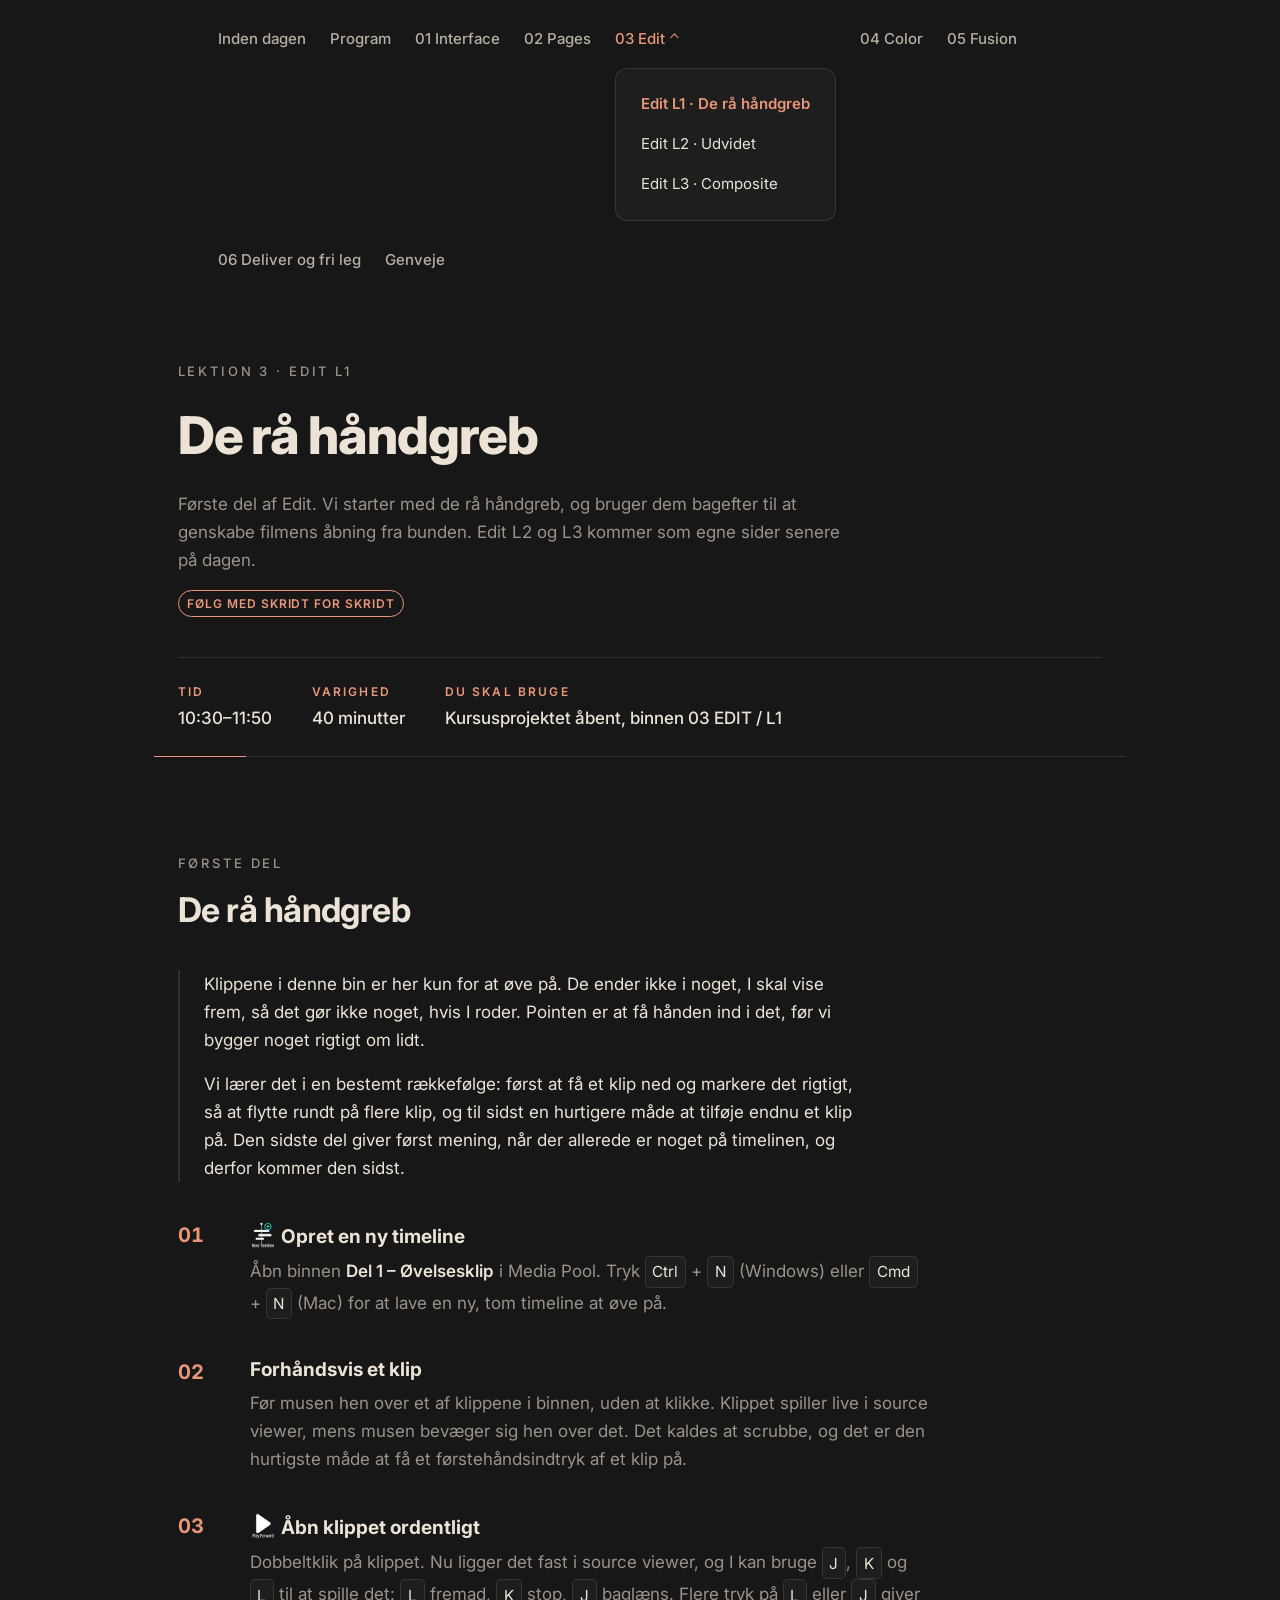
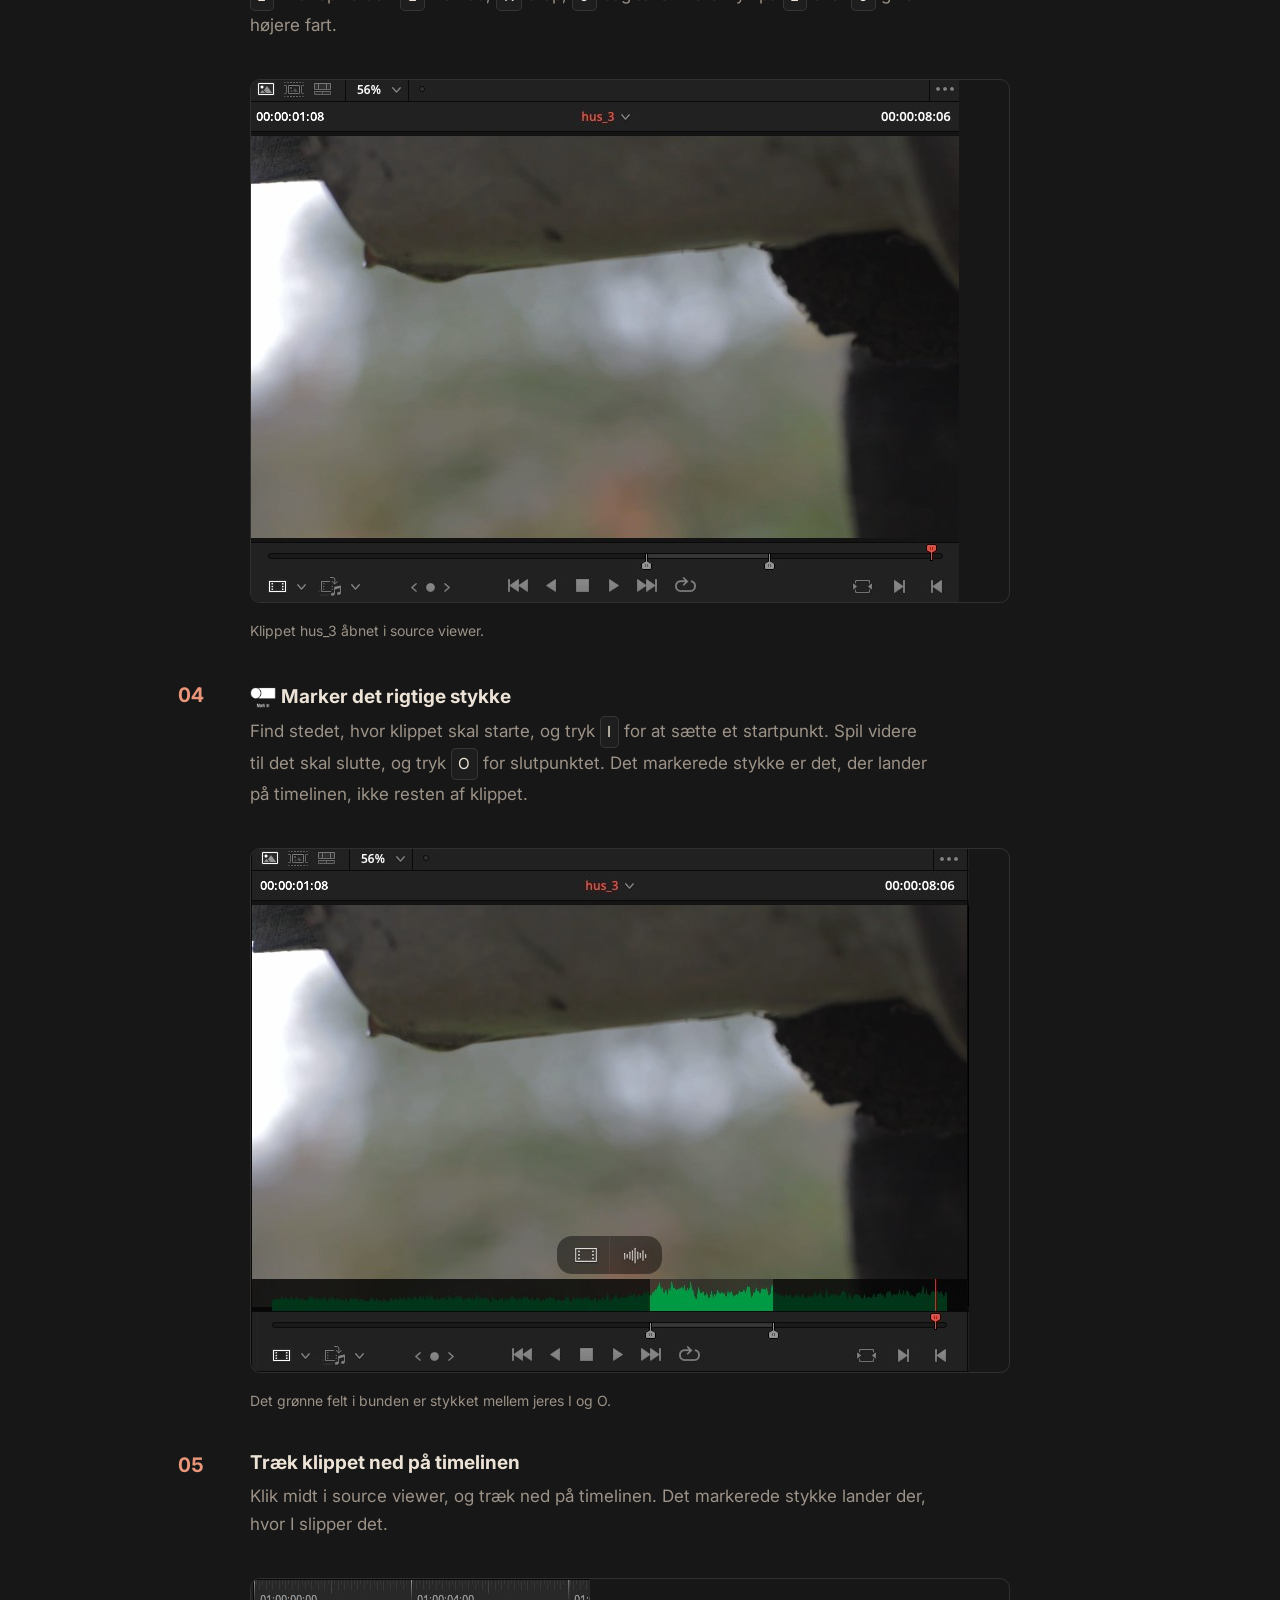
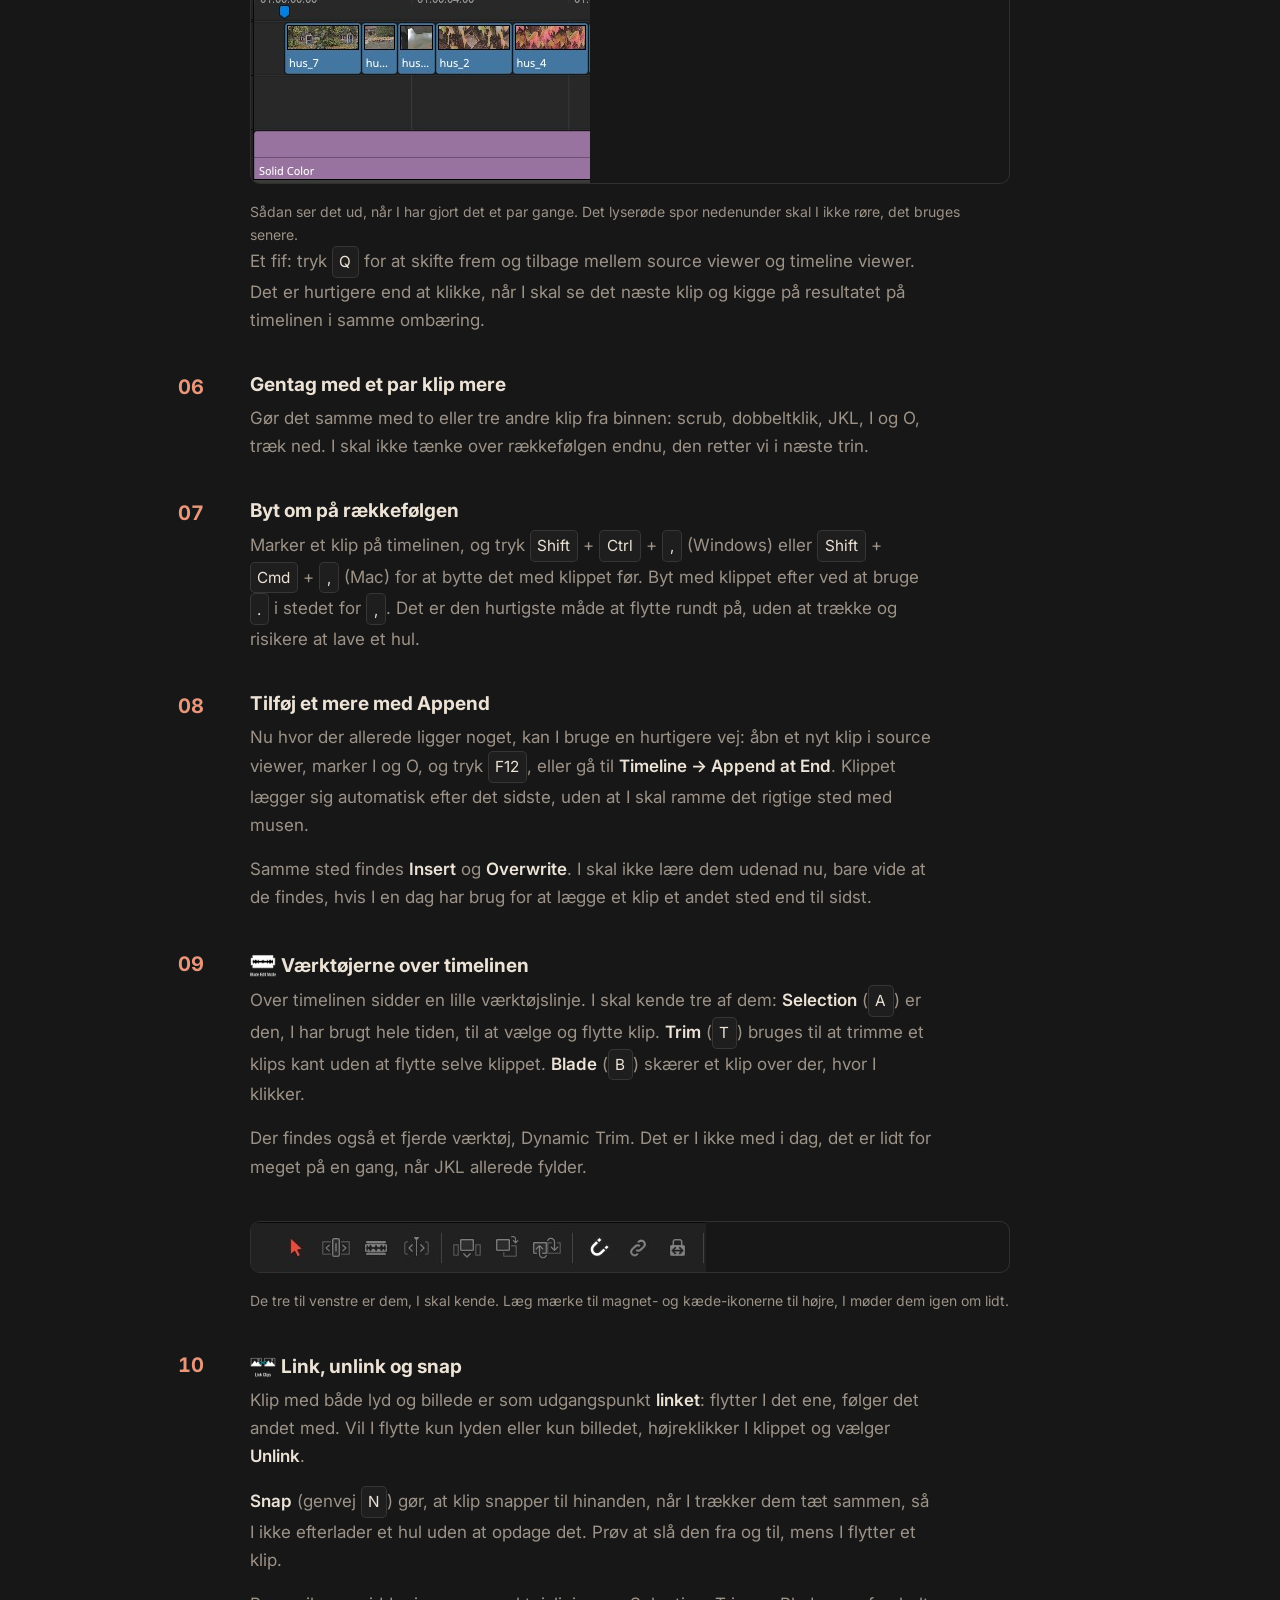
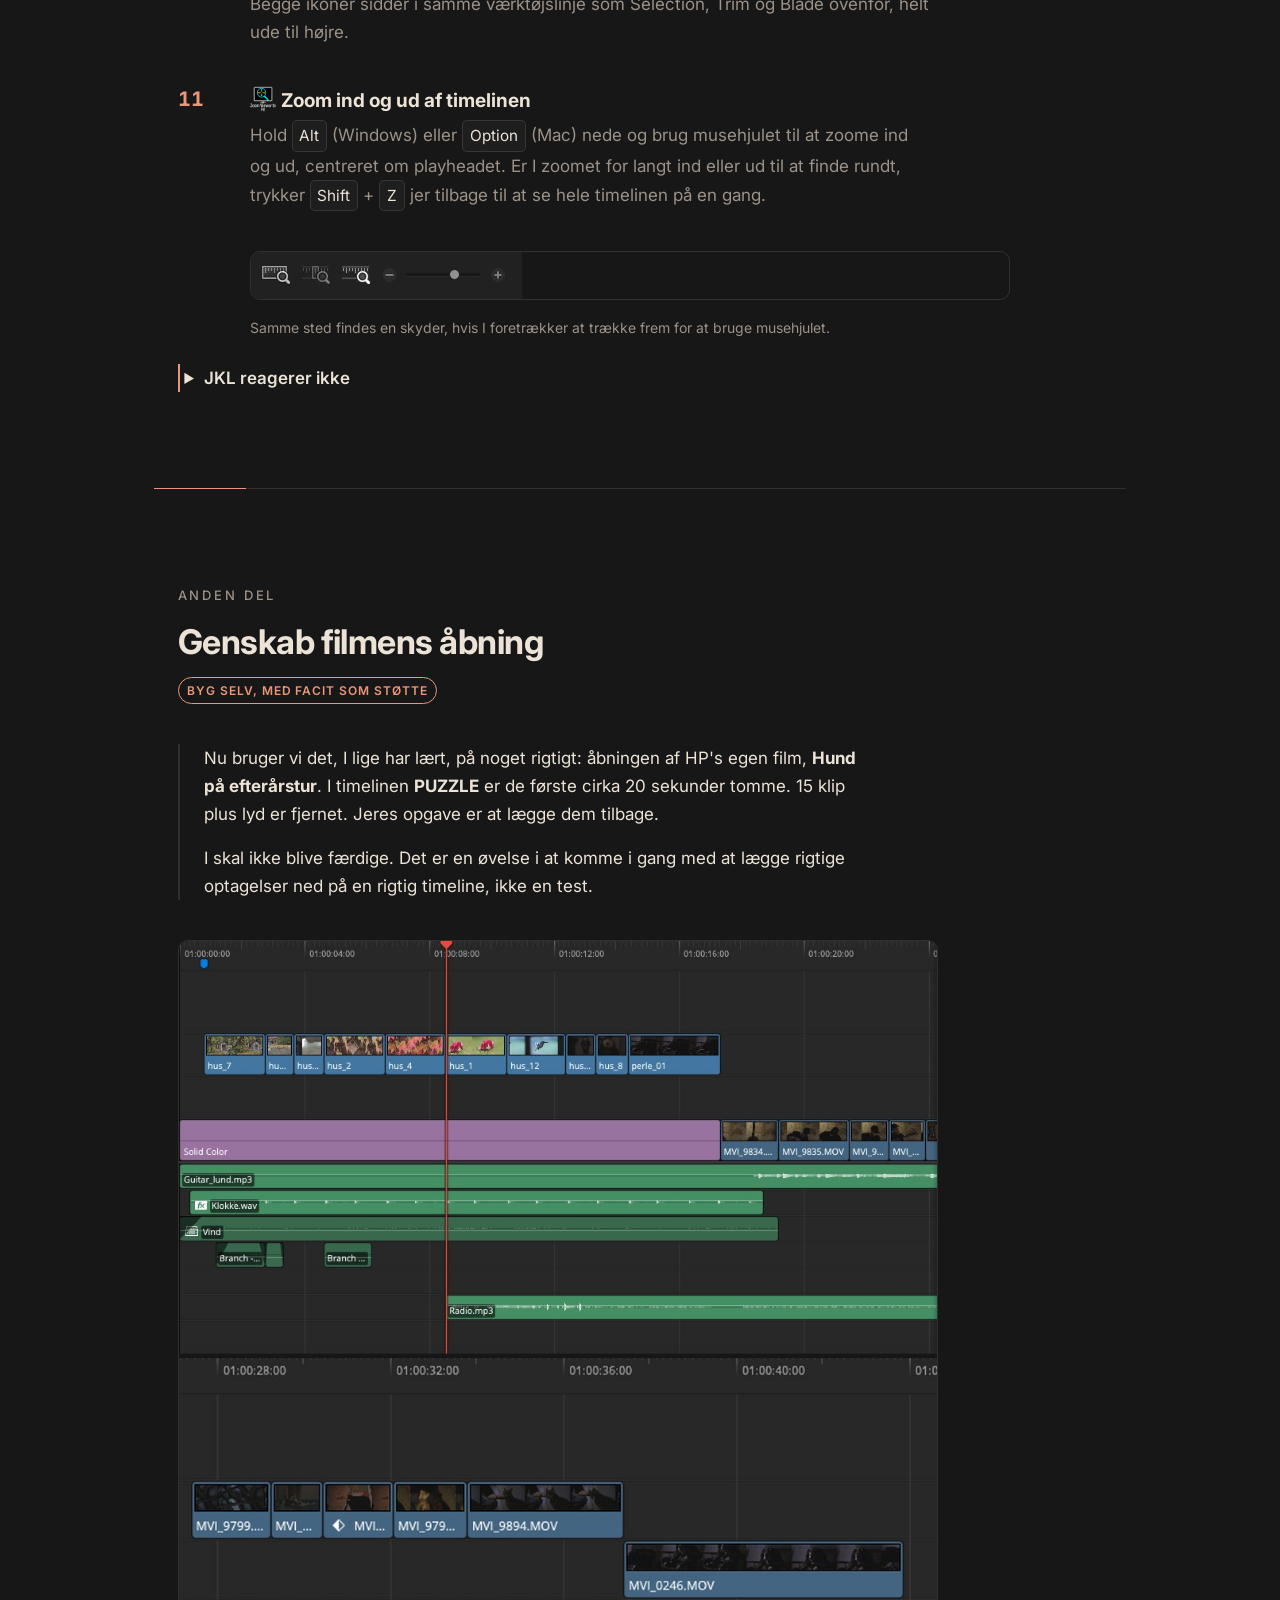
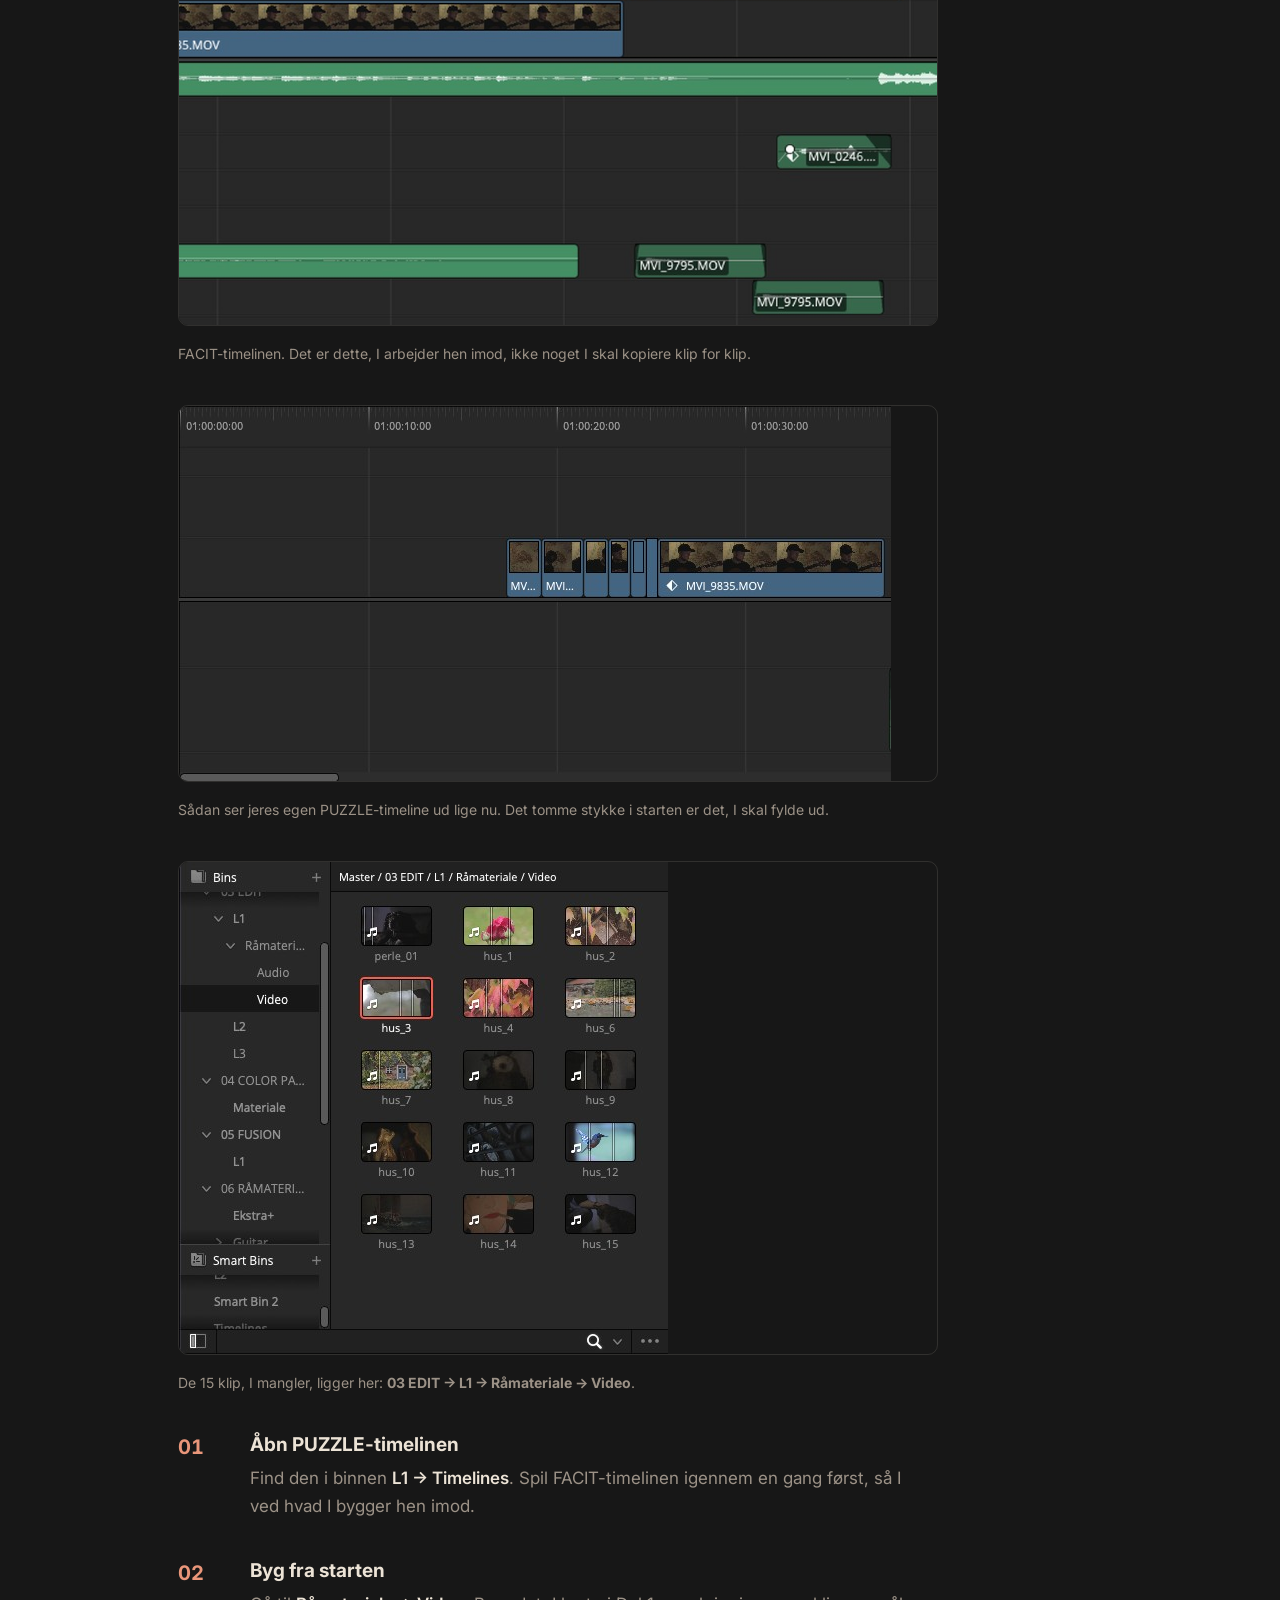
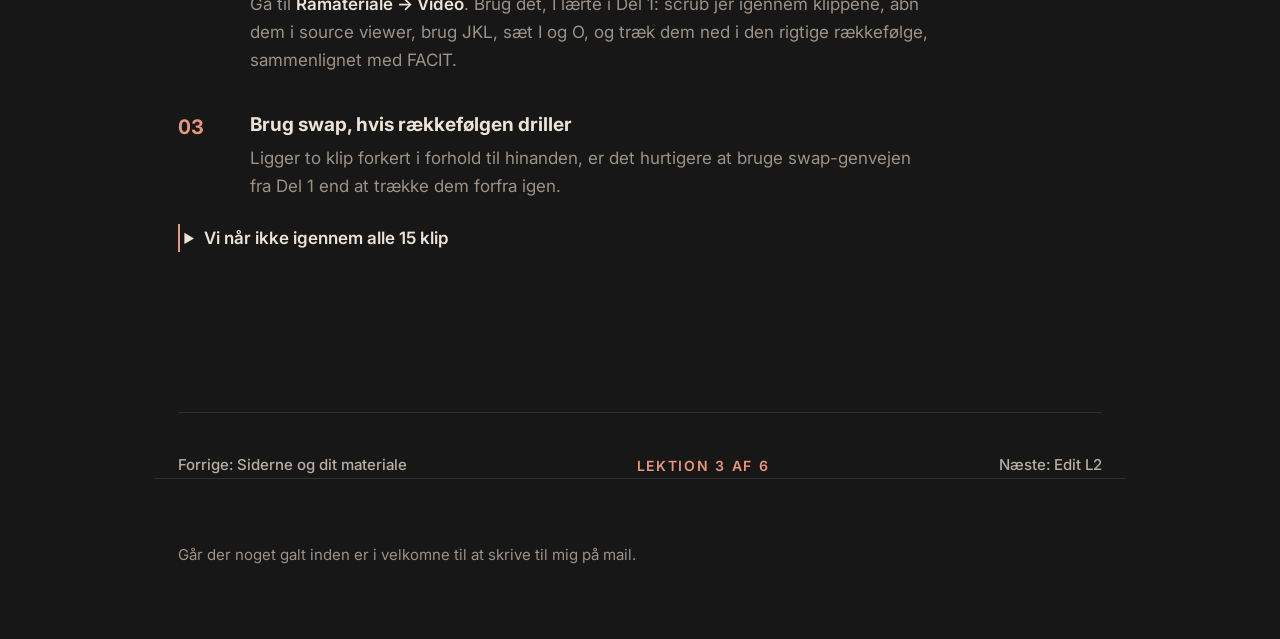
<file: lektion-3-edit.html>
<!DOCTYPE html>
<html lang="da">
<head>
<meta charset="utf-8">
<meta name="viewport" content="width=device-width, initial-scale=1">
<title>Edit L1 – kursus i DaVinci Resolve</title>
<meta name="description" content="Edit L1: de rå håndgreb på timelinen, og filmens åbning genskabt fra bunden.">
<link rel="preconnect" href="https://fonts.googleapis.com">
<link rel="preconnect" href="https://fonts.gstatic.com" crossorigin>
<link href="https://fonts.googleapis.com/css2?family=Inter:wght@300;400;500;600;700;800&display=swap" rel="stylesheet">
<link rel="stylesheet" href="css/style.css">
</head>
<body>

<!-- Denne side er nu KUN Edit L1 (de rå håndgreb + genskab filmens åbning),
     40 minutter. Inspector/titler/effekter-udkastet, der tidligere lå som "Del 3"
     her, hører til Edit L2 og er flyttet til
     lektioner/udkast/edit-l2-inspector-titler.html til senere genbrug, inkl. de to
     billeder l3-6-inspector.jpg og l3-7-titel-effekt.jpg, som stadig ligger i
     assets/. Edit L2 og L3 har ikke deres egen side endnu. Siden er stadig ikke
     linket fra program.html alle steder. Alle seks lektioner er nu færdige,
     se CLAUDE.md for status. -->

<a class="skip" href="#del1">Spring til første del</a>

<nav class="nav" aria-label="Kursets sider">
  <div class="wrap">
  <ul class="nav__list nav__list--desktop">
    <li><a class="nav__link" href="index.html">Inden dagen</a></li>
    <li><a class="nav__link" href="program.html">Program</a></li>
    <li><a class="nav__link" href="lektion-1-interface.html">01 Interface</a></li>
    <li><a class="nav__link" href="lektion-2-siderne.html">02 Pages</a></li>
    <li>
      <details class="nav__fold nav__fold--active" open>
        <summary>03 Edit</summary>
        <ul class="nav__sub">
          <li><a href="lektion-3-edit.html" aria-current="page">Edit L1 · De rå håndgreb</a></li>
          <li><a href="lektion-3-edit-l2.html">Edit L2 · Udvidet</a></li>
          <li><a href="lektion-3-edit-l3.html">Edit L3 · Composite</a></li>
        </ul>
      </details>
    </li>
    <li><a class="nav__link" href="lektion-4-color.html">04 Color</a></li>
    <li><a class="nav__link" href="lektion-5-fusion.html">05 Fusion</a></li>
    <li><a class="nav__link" href="lektion-6-eget-materiale.html">06 Deliver og fri leg</a></li>
    <li><a class="nav__link" href="program.html#genveje">Genveje</a></li>
  </ul>
  <details class="nav__toggle">
    <summary class="nav__toggle-btn">Menu <span class="nav__toggle-current">&middot; Edit L1</span></summary>
    <ul class="nav__list">
      <li><a class="nav__link" href="index.html">Inden dagen</a></li>
      <li><a class="nav__link" href="program.html">Program</a></li>
      <li><a class="nav__link" href="lektion-1-interface.html">01 Interface</a></li>
      <li><a class="nav__link" href="lektion-2-siderne.html">02 Pages</a></li>
      <li>
        <details class="nav__fold nav__fold--active" open>
          <summary>03 Edit</summary>
          <ul class="nav__sub">
            <li><a href="lektion-3-edit.html" aria-current="page">Edit L1 · De rå håndgreb</a></li>
            <li><a href="lektion-3-edit-l2.html">Edit L2 · Udvidet</a></li>
            <li><a href="lektion-3-edit-l3.html">Edit L3 · Composite</a></li>
          </ul>
        </details>
      </li>
      <li><a class="nav__link" href="lektion-4-color.html">04 Color</a></li>
      <li><a class="nav__link" href="lektion-5-fusion.html">05 Fusion</a></li>
      <li><a class="nav__link" href="lektion-6-eget-materiale.html">06 Deliver og fri leg</a></li>
      <li><a class="nav__link" href="program.html#genveje">Genveje</a></li>
    </ul>
  </details>
  </div>
</nav>

<div class="wrap">
  <header class="pagehead">
    <p class="kicker">Lektion 3 · Edit L1</p>
    <h1 class="pagehead__title">De rå håndgreb</h1>
    <p class="pagehead__intro">
      Første del af Edit. Vi starter med de rå håndgreb, og bruger dem bagefter til
      at genskabe filmens åbning fra bunden. Edit L2 og L3 kommer som egne sider
      senere på dagen.
    </p>
    <span class="scaffold">Følg med skridt for skridt</span>

    <div class="meta">
      <div>
        <p class="meta__key">Tid</p>
        <p class="meta__val">10:30–11:50</p>
      </div>
      <div>
        <p class="meta__key">Varighed</p>
        <p class="meta__val">40 minutter</p>
      </div>
      <div>
        <p class="meta__key">Du skal bruge</p>
        <p class="meta__val">Kursusprojektet åbent, binnen 03 EDIT / L1</p>
      </div>
    </div>
  </header>
</div>

<hr class="rule">

<main>

<!-- ===================================================================== -->
<section class="section" id="del1">
  <div class="wrap">
    <p class="kicker">Første del</p>
    <h2 class="section__title">De rå håndgreb</h2>

    <div class="lead-in">
      <p>
        Klippene i denne bin er her kun for at øve på. De ender ikke i noget, I
        skal vise frem, så det gør ikke noget, hvis I roder. Pointen er at få
        hånden ind i det, før vi bygger noget rigtigt om lidt.
      </p>
      <p>
        Vi lærer det i en bestemt rækkefølge: først at få et klip ned og markere det
        rigtigt, så at flytte rundt på flere klip, og til sidst en hurtigere måde at
        tilføje endnu et klip på. Den sidste del giver først mening, når der allerede
        er noget på timelinen, og derfor kommer den sidst.
      </p>
    </div>

    <ol class="steps">

      <li class="step reveal">
        <div>
          <h3 class="step__title"><img class="heading-icon" src="assets/icons/new-timeline.png" alt="" width="26" height="26">Opret en ny timeline</h3>
          <p class="step__body">
            Åbn binnen <strong>Del 1 – Øvelsesklip</strong> i Media Pool. Tryk
            <kbd>Ctrl</kbd> + <kbd>N</kbd> (Windows) eller <kbd>Cmd</kbd> + <kbd>N</kbd>
            (Mac) for at lave en ny, tom timeline at øve på.
          </p>
        </div>
      </li>

      <li class="step reveal">
        <div>
          <h3 class="step__title">Forhåndsvis et klip</h3>
          <p class="step__body">
            Før musen hen over et af klippene i binnen, uden at klikke. Klippet
            spiller live i source viewer, mens musen bevæger sig hen over det. Det
            kaldes at scrubbe, og det er den hurtigste måde at få et førstehåndsindtryk
            af et klip på.
          </p>
        </div>
      </li>

      <li class="step reveal">
        <div>
          <h3 class="step__title"><img class="heading-icon" src="assets/icons/play-forward.png" alt="" width="26" height="26">Åbn klippet ordentligt</h3>
          <p class="step__body">
            Dobbeltklik på klippet. Nu ligger det fast i source viewer, og I kan
            bruge <kbd>J</kbd>, <kbd>K</kbd> og <kbd>L</kbd> til at spille det:
            <kbd>L</kbd> fremad, <kbd>K</kbd> stop, <kbd>J</kbd> baglæns. Flere tryk
            på <kbd>L</kbd> eller <kbd>J</kbd> giver højere fart.
          </p>

          <figure class="shot">
            <div class="shot__frame">
              <img src="assets/l3-1-source-viewer.jpg"
                   alt="Source viewer med klippet hus_3 åbnet, klar til afspilning."
                   width="708" height="522" loading="lazy">
            </div>
            <figcaption class="shot__caption">
              Klippet hus_3 åbnet i source viewer.
            </figcaption>
          </figure>
        </div>
      </li>

      <li class="step reveal">
        <div>
          <h3 class="step__title"><img class="heading-icon" src="assets/icons/mark-in.png" alt="" width="26" height="26">Marker det rigtige stykke</h3>
          <p class="step__body">
            Find stedet, hvor klippet skal starte, og tryk <kbd>I</kbd> for at sætte
            et startpunkt. Spil videre til det skal slutte, og tryk <kbd>O</kbd> for
            slutpunktet. Det markerede stykke er det, der lander på timelinen, ikke
            resten af klippet.
          </p>

          <figure class="shot">
            <div class="shot__frame">
              <img src="assets/l3-2-io-markering.jpg"
                   alt="Samme klip med start- og slutpunkt sat. Det markerede stykke er fremhævet i grønt i lydkurven forneden."
                   width="718" height="523" loading="lazy">
            </div>
            <figcaption class="shot__caption">
              Det grønne felt i bunden er stykket mellem jeres I og O.
            </figcaption>
          </figure>
        </div>
      </li>

      <li class="step reveal">
        <div>
          <h3 class="step__title">Træk klippet ned på timelinen</h3>
          <p class="step__body">
            Klik midt i source viewer, og træk ned på timelinen. Det markerede
            stykke lander der, hvor I slipper det.
          </p>

          <figure class="shot">
            <div class="shot__frame">
              <img src="assets/l3-3-traek-til-timeline.jpg"
                   alt="Timeline med fem klip lagt ned efter hinanden: hus_7 og fire andre, med et lyserødt Solid Color-spor under."
                   width="339" height="204" loading="lazy">
            </div>
            <figcaption class="shot__caption">
              Sådan ser det ud, når I har gjort det et par gange. Det lyserøde spor
              nedenunder skal I ikke røre, det bruges senere.
            </figcaption>
          </figure>

          <p class="step__body">
            Et fif: tryk <kbd>Q</kbd> for at skifte frem og tilbage mellem source
            viewer og timeline viewer. Det er hurtigere end at klikke, når I skal
            se det næste klip og kigge på resultatet på timelinen i samme ombæring.
          </p>
        </div>
      </li>

      <li class="step reveal">
        <div>
          <h3 class="step__title">Gentag med et par klip mere</h3>
          <p class="step__body">
            Gør det samme med to eller tre andre klip fra binnen: scrub, dobbeltklik,
            JKL, I og O, træk ned. I skal ikke tænke over rækkefølgen endnu, den
            retter vi i næste trin.
          </p>
        </div>
      </li>

      <li class="step reveal">
        <div>
          <h3 class="step__title">Byt om på rækkefølgen</h3>
          <p class="step__body">
            Marker et klip på timelinen, og tryk
            <kbd>Shift</kbd> + <kbd>Ctrl</kbd> + <kbd>,</kbd> (Windows) eller
            <kbd>Shift</kbd> + <kbd>Cmd</kbd> + <kbd>,</kbd> (Mac) for at bytte det
            med klippet før. Byt med klippet efter ved at bruge <kbd>.</kbd> i
            stedet for <kbd>,</kbd>. Det er den hurtigste måde at flytte rundt på,
            uden at trække og risikere at lave et hul.
          </p>
        </div>
      </li>

      <li class="step reveal">
        <div>
          <h3 class="step__title">Tilføj et mere med Append</h3>
          <p class="step__body">
            Nu hvor der allerede ligger noget, kan I bruge en hurtigere vej: åbn et
            nyt klip i source viewer, marker I og O, og tryk <kbd>F12</kbd>, eller
            gå til <strong>Timeline → Append at End</strong>. Klippet lægger sig
            automatisk efter det sidste, uden at I skal ramme det rigtige sted med
            musen.
          </p>
          <p class="step__body">
            Samme sted findes <strong>Insert</strong> og <strong>Overwrite</strong>.
            I skal ikke lære dem udenad nu, bare vide at de findes, hvis I en dag
            har brug for at lægge et klip et andet sted end til sidst.
          </p>
        </div>
      </li>

      <li class="step reveal">
        <div>
          <h3 class="step__title"><img class="heading-icon" src="assets/icons/blade-edit-mode.png" alt="" width="26" height="26">Værktøjerne over timelinen</h3>
          <p class="step__body">
            Over timelinen sidder en lille værktøjslinje. I skal kende tre af dem:
            <strong>Selection</strong> (<kbd>A</kbd>) er den, I har brugt hele tiden,
            til at vælge og flytte klip. <strong>Trim</strong> (<kbd>T</kbd>)
            bruges til at trimme et klips kant uden at flytte selve klippet.
            <strong>Blade</strong> (<kbd>B</kbd>) skærer et klip over der, hvor I
            klikker.
          </p>
          <p class="step__body">
            Der findes også et fjerde værktøj, Dynamic Trim. Det er I ikke med i dag,
            det er lidt for meget på en gang, når JKL allerede fylder.
          </p>

          <figure class="shot">
            <div class="shot__frame">
              <img src="assets/l3-5-trim-vaerktoejer.jpg"
                   alt="Værktøjslinjen over timelinen: Selection, Trim og Blade til venstre, link- og snap-ikonerne til højre."
                   width="455" height="50" loading="lazy">
            </div>
            <figcaption class="shot__caption">
              De tre til venstre er dem, I skal kende. Læg mærke til magnet- og
              kæde-ikonerne til højre, I møder dem igen om lidt.
            </figcaption>
          </figure>
        </div>
      </li>

      <li class="step reveal">
        <div>
          <h3 class="step__title"><img class="heading-icon" src="assets/icons/link-clips.png" alt="" width="26" height="26">Link, unlink og snap</h3>
          <p class="step__body">
            Klip med både lyd og billede er som udgangspunkt <strong>linket</strong>:
            flytter I det ene, følger det andet med. Vil I flytte kun lyden eller
            kun billedet, højreklikker I klippet og vælger <strong>Unlink</strong>.
          </p>
          <p class="step__body">
            <strong>Snap</strong> (genvej <kbd>N</kbd>) gør, at klip snapper til
            hinanden, når I trækker dem tæt sammen, så I ikke efterlader et hul uden
            at opdage det. Prøv at slå den fra og til, mens I flytter et klip.
          </p>
          <p class="step__body">
            Begge ikoner sidder i samme værktøjslinje som Selection, Trim og Blade
            ovenfor, helt ude til højre.
          </p>
        </div>
      </li>

      <li class="step reveal">
        <div>
          <h3 class="step__title"><img class="heading-icon" src="assets/icons/zoom-viewer-to-fit.png" alt="" width="26" height="26">Zoom ind og ud af timelinen</h3>
          <p class="step__body">
            Hold <kbd>Alt</kbd> (Windows) eller <kbd>Option</kbd> (Mac) nede og
            brug musehjulet til at zoome ind og ud, centreret om playheadet. Er I
            zoomet for langt ind eller ud til at finde rundt, trykker
            <kbd>Shift</kbd> + <kbd>Z</kbd> jer tilbage til at se hele timelinen på
            en gang.
          </p>

          <figure class="shot">
            <div class="shot__frame">
              <img src="assets/l3-11-zoom.jpg"
                   alt="Zoom-kontrollerne nederst til højre i timeline-panelet: zoom til at se det hele, zoom ud, zoom ind og en skyder."
                   width="271" height="47" loading="lazy">
            </div>
            <figcaption class="shot__caption">
              Samme sted findes en skyder, hvis I foretrækker at trække frem for
              at bruge musehjulet.
            </figcaption>
          </figure>
        </div>
      </li>

    </ol>

    <details class="hint">
      <summary>JKL reagerer ikke</summary>
      <p>
        Klik først på selve billedet i source viewer eller timelinen, så tastaturet
        ved, hvilket vindue det skal styre. Det er en almindelig faldgrube: markøren
        kan stå i et tekstfelt eller et andet panel uden at I kan se det.
      </p>
    </details>
  </div>
</section>

<hr class="rule">

<!-- ===================================================================== -->
<section class="section" id="del2">
  <div class="wrap">
    <p class="kicker">Anden del</p>
    <h2 class="section__title">Genskab filmens åbning</h2>
    <span class="scaffold">Byg selv, med facit som støtte</span>

    <div class="lead-in">
      <p>
        Nu bruger vi det, I lige har lært, på noget rigtigt: åbningen af HP's egen
        film, <strong>Hund på efterårstur</strong>. I timelinen <strong>PUZZLE</strong>
        er de første cirka 20 sekunder tomme. 15 klip plus lyd er fjernet. Jeres
        opgave er at lægge dem tilbage.
      </p>
      <p>
        I skal ikke blive færdige. Det er en øvelse i at komme i gang med at lægge
        rigtige optagelser ned på en rigtig timeline, ikke en test.
      </p>
    </div>

    <figure class="shot">
      <div class="shot__frame">
        <img src="assets/l3-8-facit.jpg"
             alt="Facit-timelinen: filmens færdige åbning med huset, haven, dekorationer og til sidst guitaristen der spiller."
             width="954" height="1238" loading="lazy">
      </div>
      <figcaption class="shot__caption">
        FACIT-timelinen. Det er dette, I arbejder hen imod, ikke noget I skal kopiere
        klip for klip.
      </figcaption>
    </figure>

    <figure class="shot">
      <div class="shot__frame">
        <img src="assets/l3-9-puzzle.jpg"
             alt="PUZZLE-timelinen: helt tom fra start til omkring 20 sekunder, derefter begynder klippene med guitaristen."
             width="712" height="375" loading="lazy">
      </div>
      <figcaption class="shot__caption">
        Sådan ser jeres egen PUZZLE-timeline ud lige nu. Det tomme stykke i starten
        er det, I skal fylde ud.
      </figcaption>
    </figure>

    <figure class="shot">
      <div class="shot__frame">
        <img src="assets/l3-10-raaklip.jpg"
             alt="Media Pool, mappen 03 EDIT / L1 / Råmateriale / Video, med 15 klip: perle_01 og hus_1 til hus_15."
             width="489" height="492" loading="lazy">
      </div>
      <figcaption class="shot__caption">
        De 15 klip, I mangler, ligger her: <strong>03 EDIT → L1 → Råmateriale →
        Video</strong>.
      </figcaption>
    </figure>

    <ol class="steps">

      <li class="step reveal">
        <div>
          <h3 class="step__title">Åbn PUZZLE-timelinen</h3>
          <p class="step__body">
            Find den i binnen <strong>L1 → Timelines</strong>. Spil FACIT-timelinen
            igennem en gang først, så I ved hvad I bygger hen imod.
          </p>
        </div>
      </li>

      <li class="step reveal">
        <div>
          <h3 class="step__title">Byg fra starten</h3>
          <p class="step__body">
            Gå til <strong>Råmateriale → Video</strong>. Brug det, I lærte i Del 1:
            scrub jer igennem klippene, åbn dem i source viewer, brug JKL, sæt I og
            O, og træk dem ned i den rigtige rækkefølge, sammenlignet med FACIT.
          </p>
        </div>
      </li>

      <li class="step reveal">
        <div>
          <h3 class="step__title">Brug swap, hvis rækkefølgen driller</h3>
          <p class="step__body">
            Ligger to klip forkert i forhold til hinanden, er det hurtigere at
            bruge swap-genvejen fra Del 1 end at trække dem forfra igen.
          </p>
        </div>
      </li>

    </ol>

    <details class="hint">
      <summary>Vi når ikke igennem alle 15 klip</summary>
      <p>
        Helt i orden. Byg så langt I kan, og gå videre, når vi siger til. Det
        vigtige er at have prøvet håndgrebene på rigtigt materiale, ikke at nå
        i mål.
      </p>
    </details>
  </div>
</section>



</main>

<!-- ===================================================================== -->
<div class="wrap">
  <nav class="lesson-nav" aria-label="Mellem lektioner">
    <a class="nav__link" href="lektion-2-siderne.html">Forrige: Siderne og dit materiale</a>
    <span class="lesson-nav__where">Lektion 3 af 6</span>
    <a class="nav__link" href="lektion-3-edit-l2.html">Næste: Edit L2</a>
  </nav>
</div>

<footer class="footer">
  <div class="wrap">
    <p>Går der noget galt inden er i velkomne til at skrive til mig på mail.</p>
  </div>
</footer>

</body>
</html>
</file>
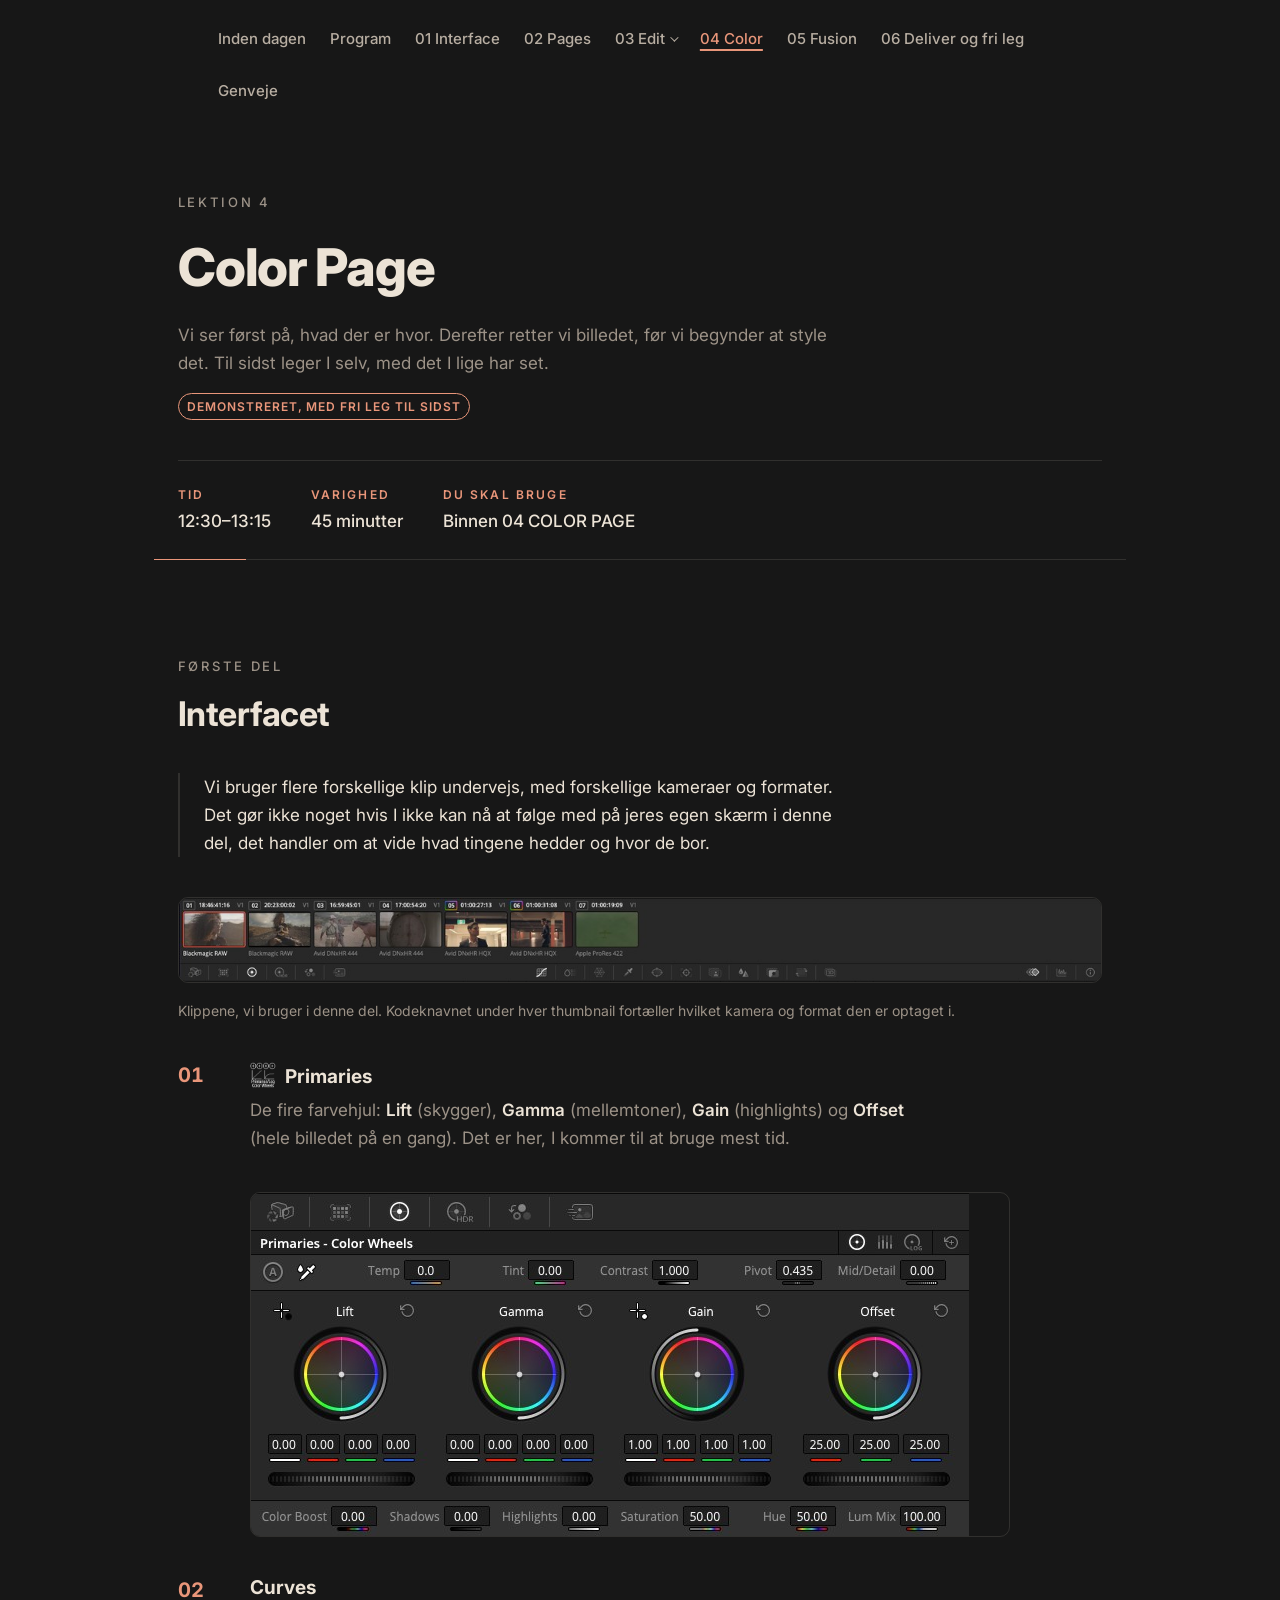
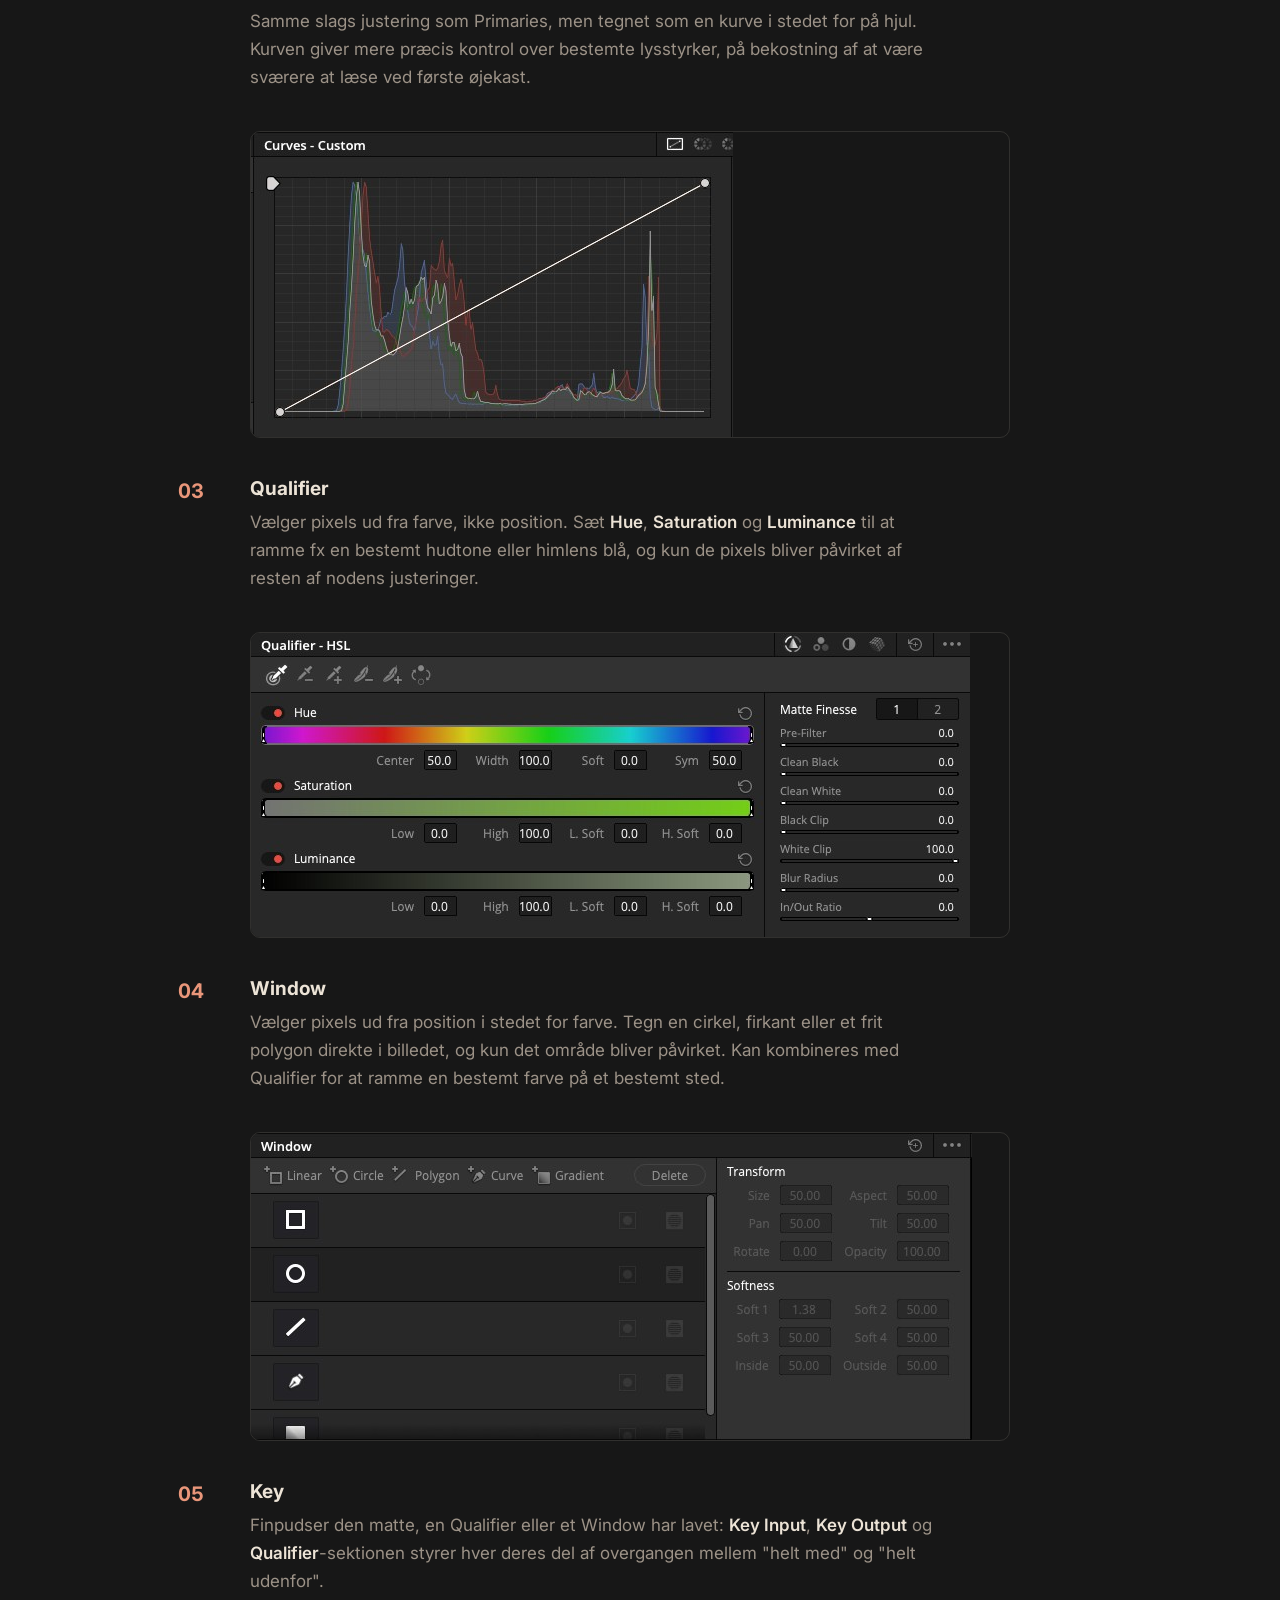
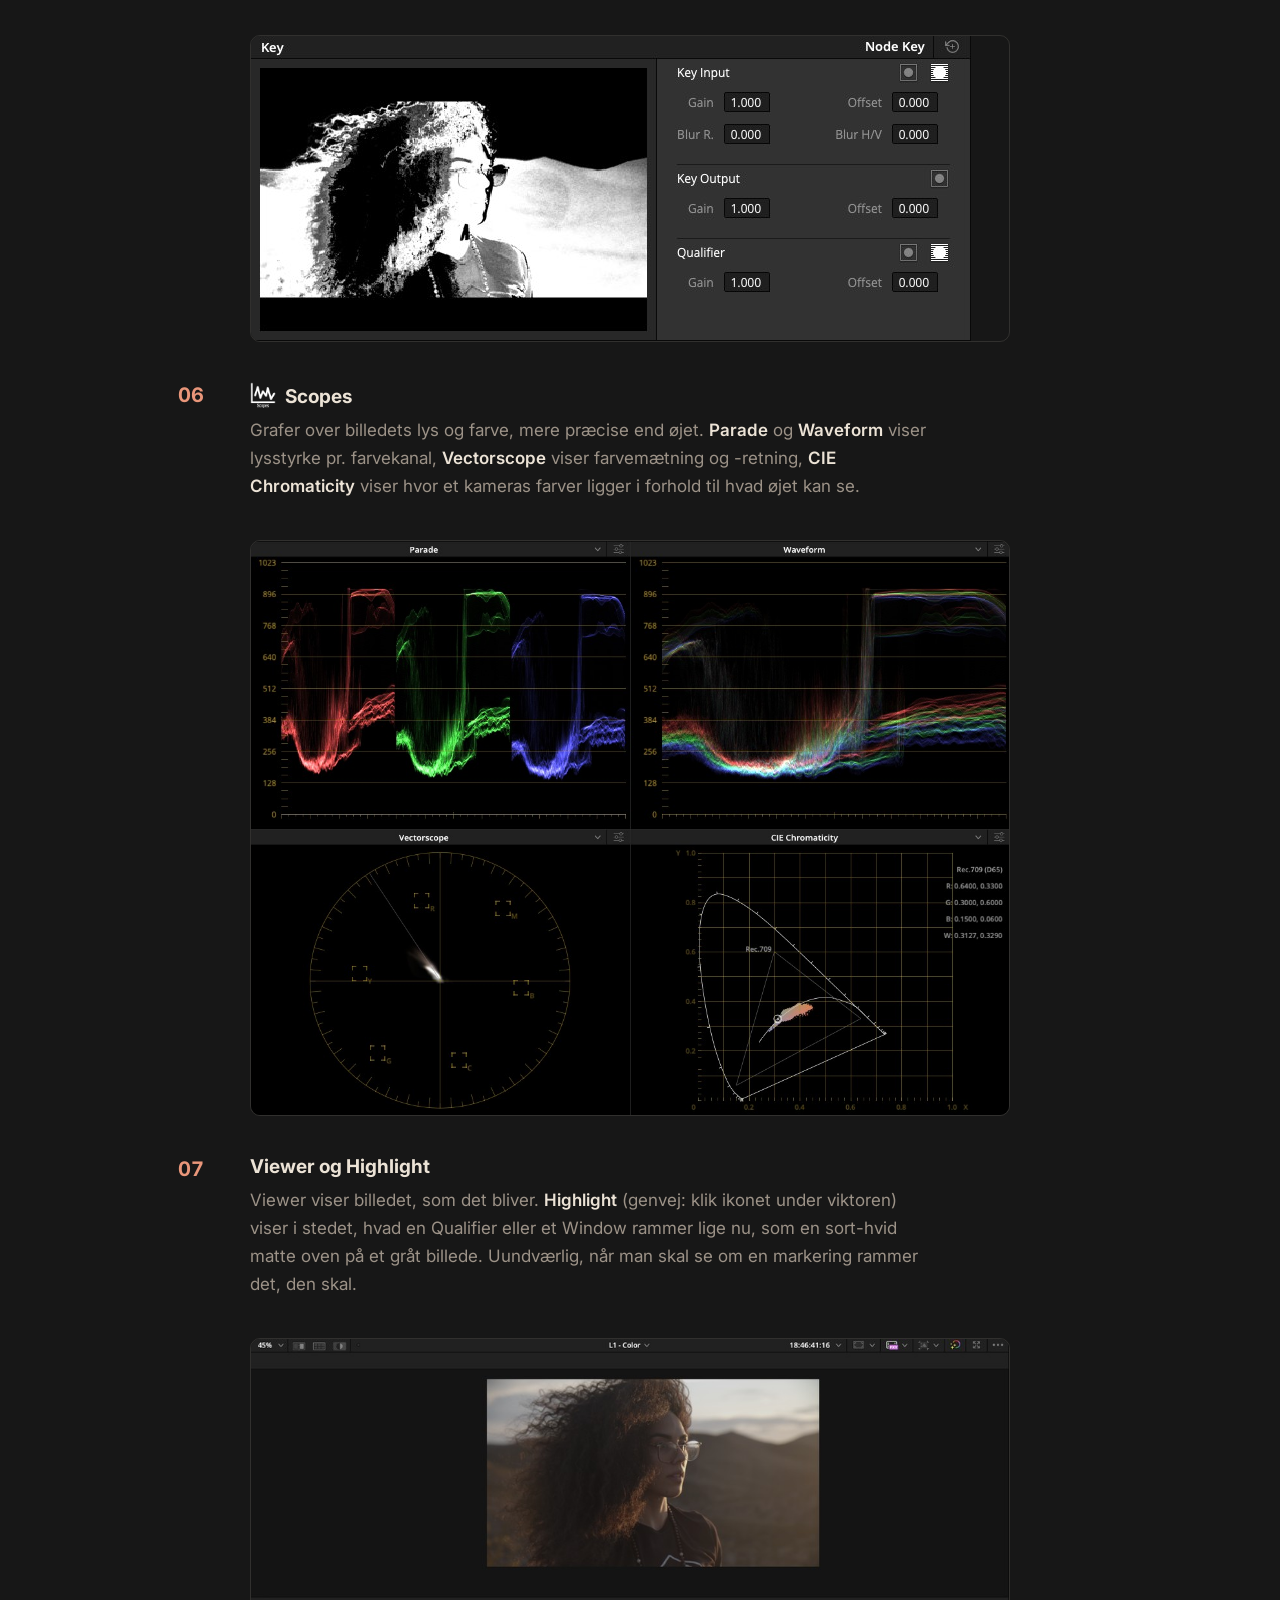
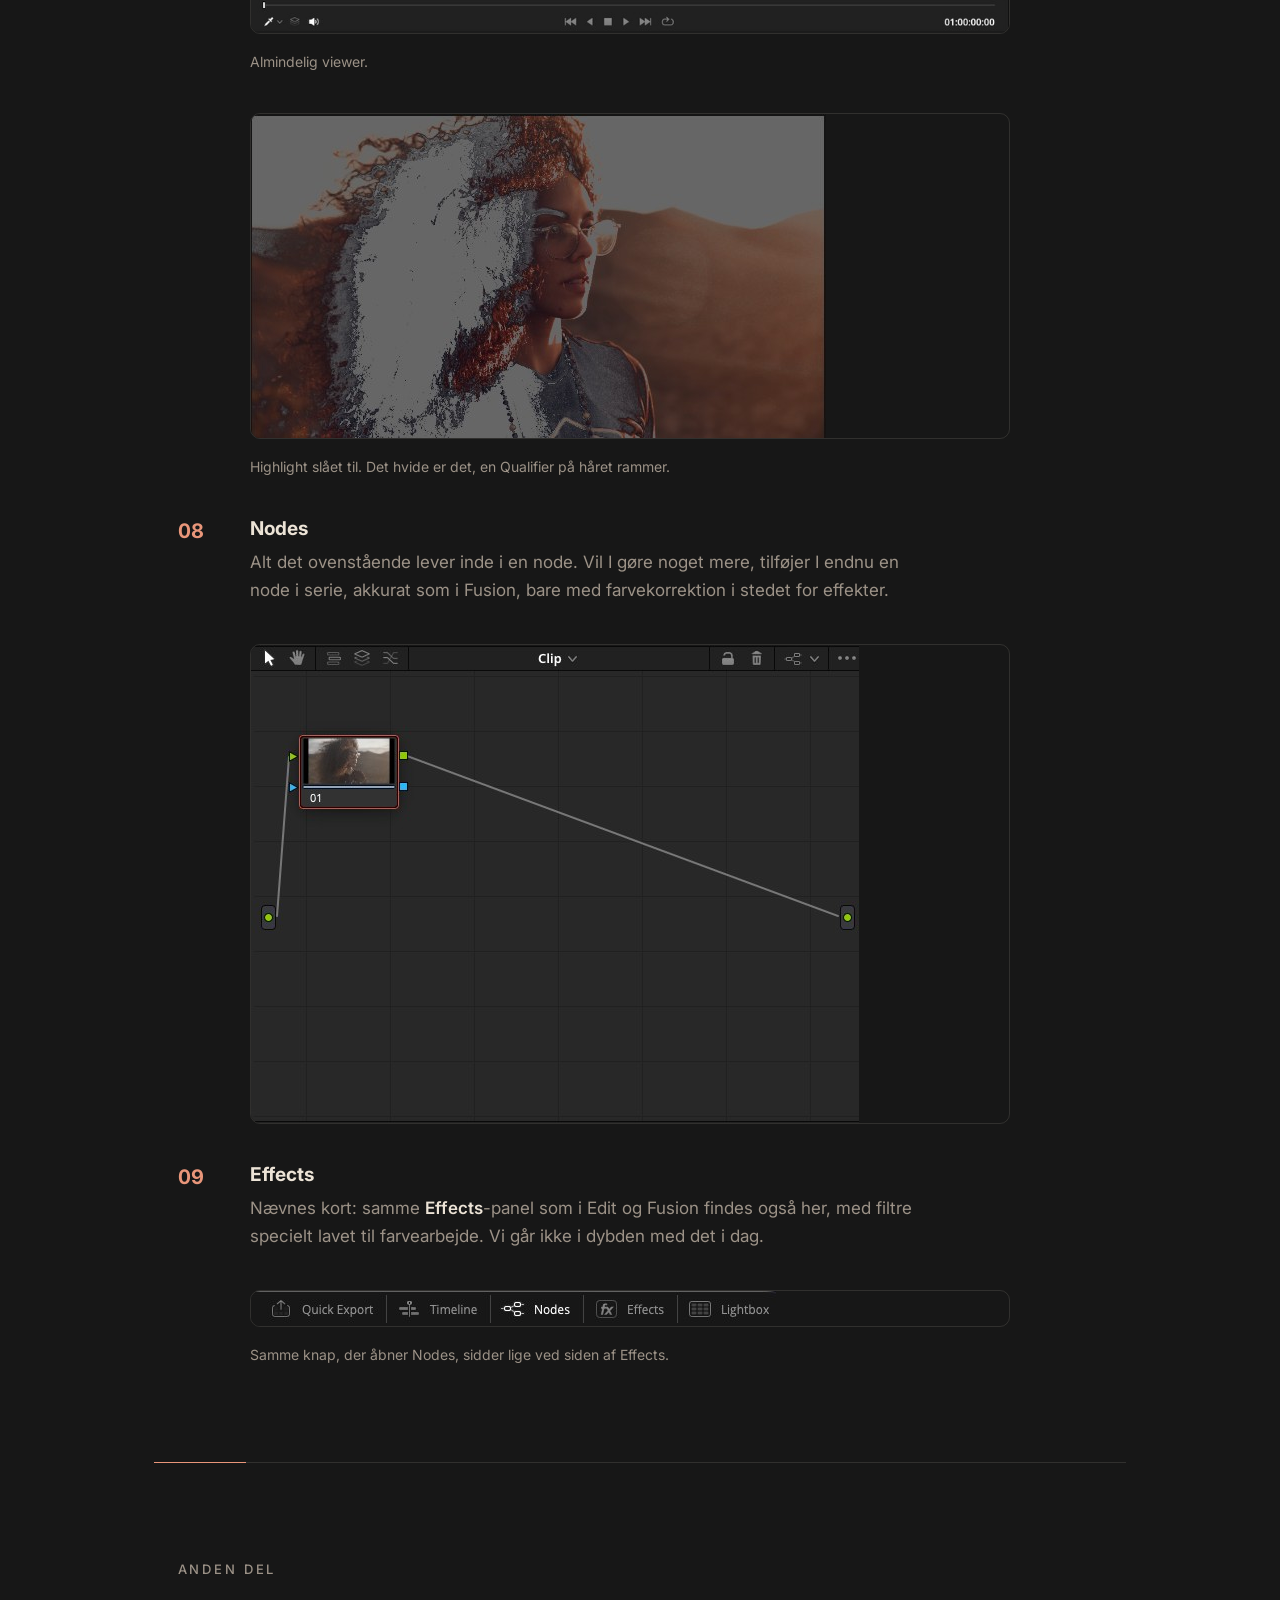
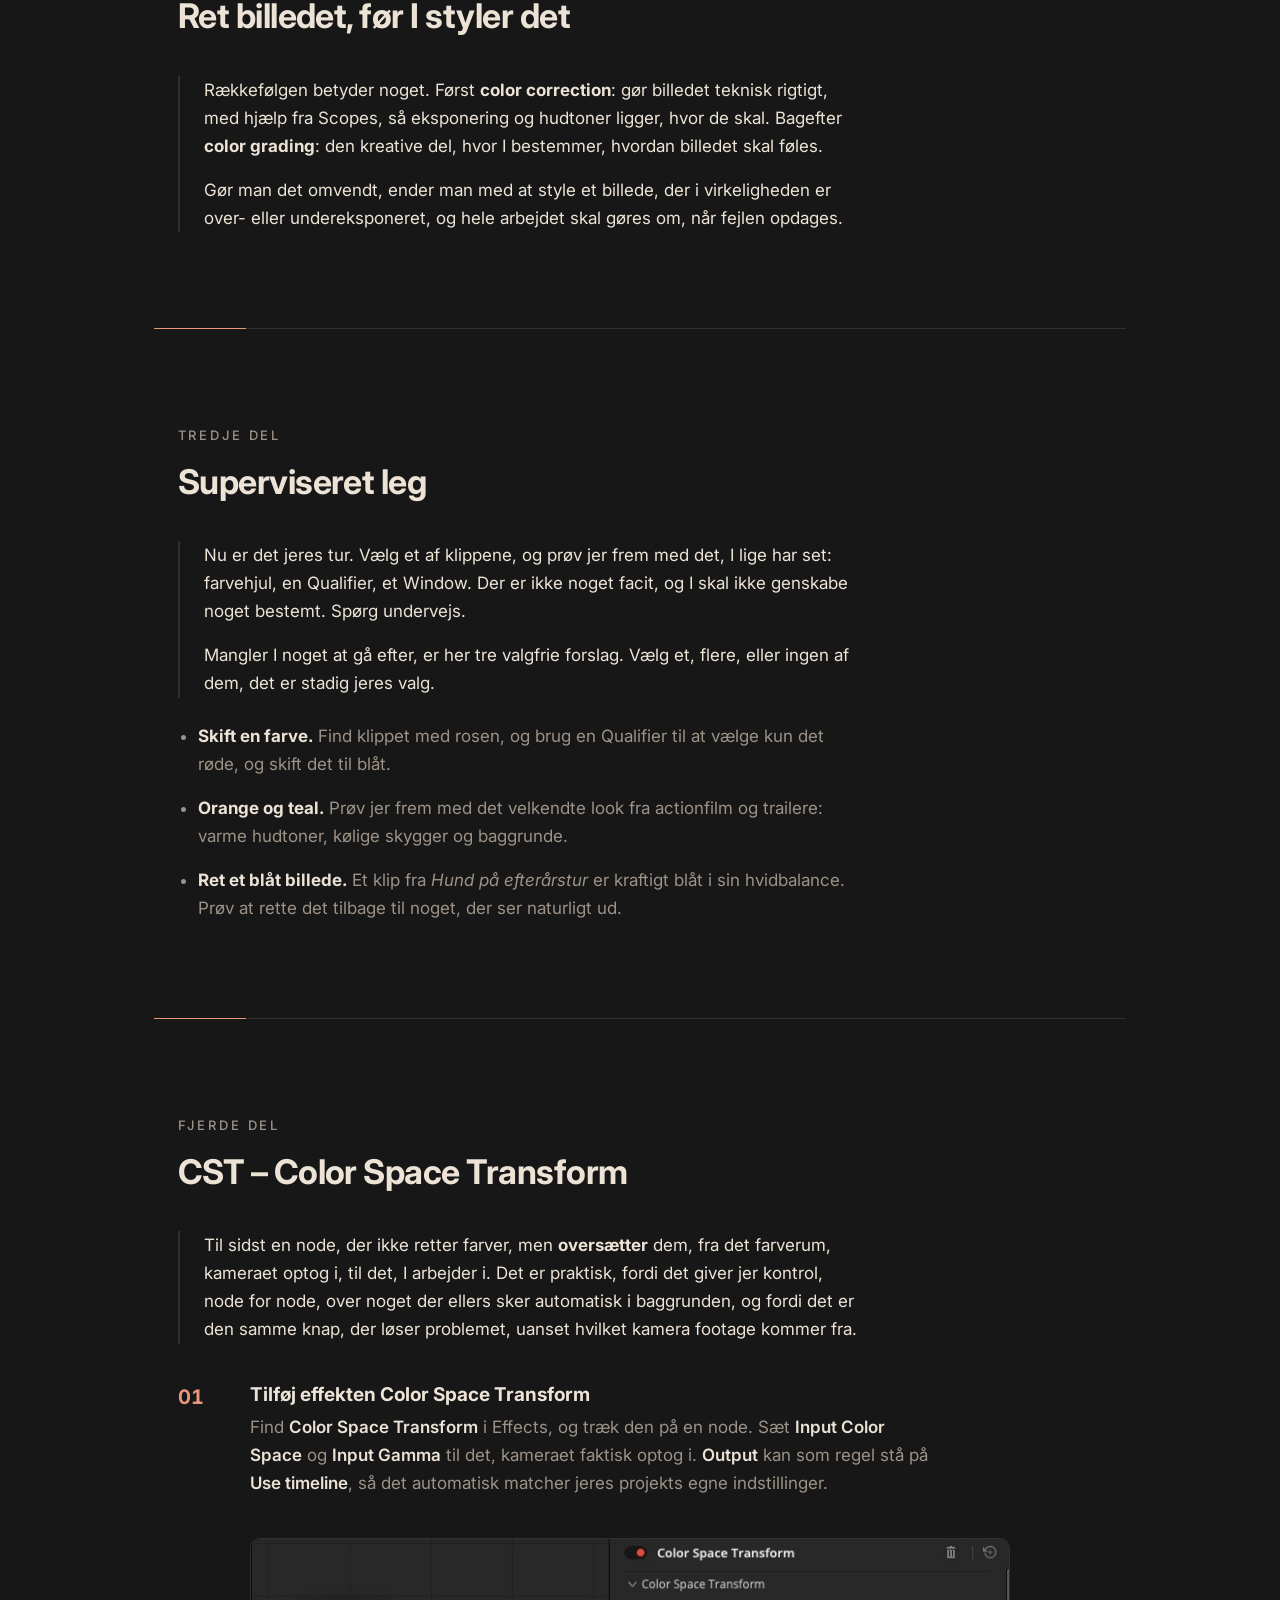
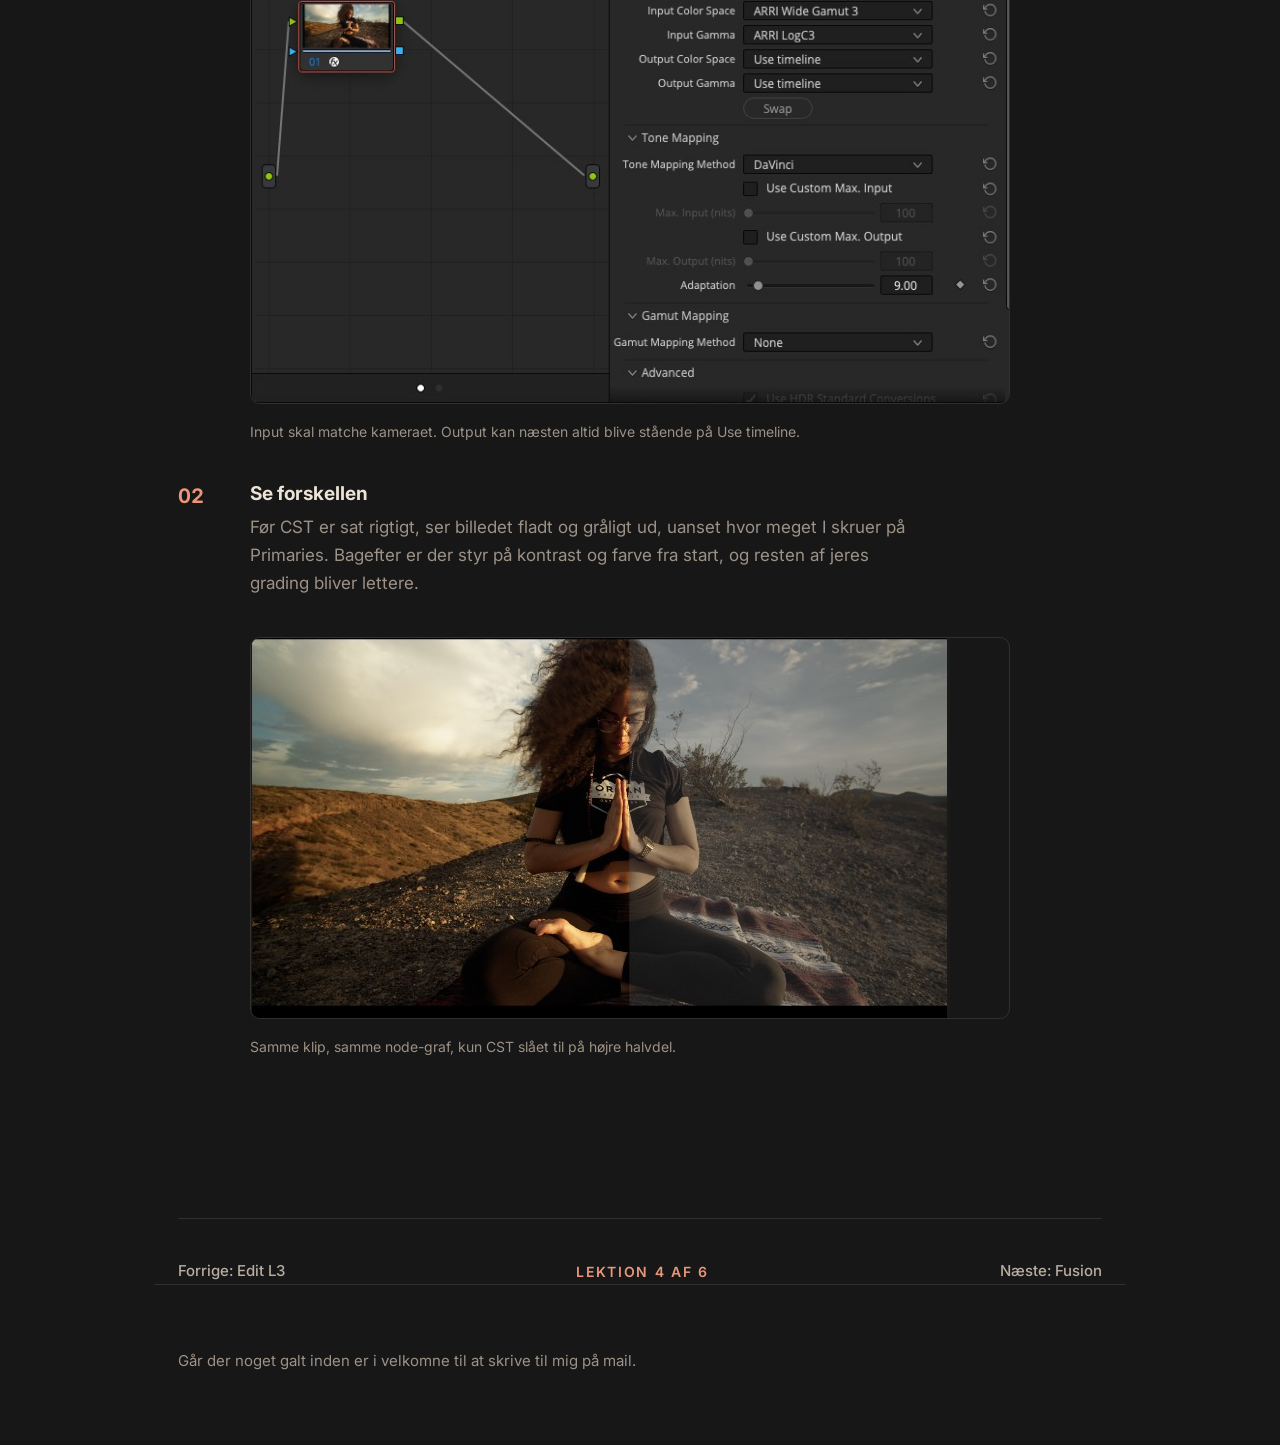
<file: lektion-4-color.html>
<!DOCTYPE html>
<html lang="da">
<head>
<meta charset="utf-8">
<meta name="viewport" content="width=device-width, initial-scale=1">
<title>4 · Color Page – kursus i DaVinci Resolve</title>
<meta name="description" content="Fjerde lektion: Color-sidens værktøjer, korrektion før kreativ grading, superviseret leg, og Color Space Transform.">
<link rel="preconnect" href="https://fonts.googleapis.com">
<link rel="preconnect" href="https://fonts.gstatic.com" crossorigin>
<link href="https://fonts.googleapis.com/css2?family=Inter:wght@300;400;500;600;700;800&display=swap" rel="stylesheet">
<link rel="stylesheet" href="css/style.css">
</head>
<body>

<a class="skip" href="#interface">Spring til interfacet</a>

<nav class="nav" aria-label="Kursets sider">
  <div class="wrap">
  <ul class="nav__list nav__list--desktop">
    <li><a class="nav__link" href="index.html">Inden dagen</a></li>
    <li><a class="nav__link" href="program.html">Program</a></li>
    <li><a class="nav__link" href="lektion-1-interface.html">01 Interface</a></li>
    <li><a class="nav__link" href="lektion-2-siderne.html">02 Pages</a></li>
    <li>
      <details class="nav__fold">
        <summary>03 Edit</summary>
        <ul class="nav__sub">
          <li><a href="lektion-3-edit.html">Edit L1 · De rå håndgreb</a></li>
          <li><a href="lektion-3-edit-l2.html">Edit L2 · Udvidet</a></li>
          <li><a href="lektion-3-edit-l3.html">Edit L3 · Composite</a></li>
        </ul>
      </details>
    </li>
    <li><a class="nav__link" href="lektion-4-color.html" aria-current="page">04 Color</a></li>
    <li><a class="nav__link" href="lektion-5-fusion.html">05 Fusion</a></li>
    <li><a class="nav__link" href="lektion-6-eget-materiale.html">06 Deliver og fri leg</a></li>
    <li><a class="nav__link" href="program.html#genveje">Genveje</a></li>
  </ul>
  <details class="nav__toggle">
    <summary class="nav__toggle-btn">Menu <span class="nav__toggle-current">&middot; 04 Color</span></summary>
    <ul class="nav__list">
      <li><a class="nav__link" href="index.html">Inden dagen</a></li>
      <li><a class="nav__link" href="program.html">Program</a></li>
      <li><a class="nav__link" href="lektion-1-interface.html">01 Interface</a></li>
      <li><a class="nav__link" href="lektion-2-siderne.html">02 Pages</a></li>
      <li>
        <details class="nav__fold">
          <summary>03 Edit</summary>
          <ul class="nav__sub">
            <li><a href="lektion-3-edit.html">Edit L1 · De rå håndgreb</a></li>
            <li><a href="lektion-3-edit-l2.html">Edit L2 · Udvidet</a></li>
            <li><a href="lektion-3-edit-l3.html">Edit L3 · Composite</a></li>
          </ul>
        </details>
      </li>
      <li><a class="nav__link" href="lektion-4-color.html" aria-current="page">04 Color</a></li>
      <li><a class="nav__link" href="lektion-5-fusion.html">05 Fusion</a></li>
      <li><a class="nav__link" href="lektion-6-eget-materiale.html">06 Deliver og fri leg</a></li>
      <li><a class="nav__link" href="program.html#genveje">Genveje</a></li>
    </ul>
  </details>
  </div>
</nav>

<div class="wrap">
  <header class="pagehead">
    <p class="kicker">Lektion 4</p>
    <h1 class="pagehead__title">Color Page</h1>
    <p class="pagehead__intro">
      Vi ser først på, hvad der er hvor. Derefter retter vi billedet, før vi
      begynder at style det. Til sidst leger I selv, med det I lige har set.
    </p>
    <span class="scaffold">Demonstreret, med fri leg til sidst</span>

    <div class="meta">
      <div>
        <p class="meta__key">Tid</p>
        <p class="meta__val">12:30–13:15</p>
      </div>
      <div>
        <p class="meta__key">Varighed</p>
        <p class="meta__val">45 minutter</p>
      </div>
      <div>
        <p class="meta__key">Du skal bruge</p>
        <p class="meta__val">Binnen 04 COLOR PAGE</p>
      </div>
    </div>
  </header>
</div>

<hr class="rule">

<main>

<!-- ===================================================================== -->
<section class="section" id="interface">
  <div class="wrap">
    <p class="kicker">Første del</p>
    <h2 class="section__title">Interfacet</h2>

    <div class="lead-in">
      <p>
        Vi bruger flere forskellige klip undervejs, med forskellige kameraer og
        formater. Det gør ikke noget hvis I ikke kan nå at følge med på jeres
        egen skærm i denne del, det handler om at vide hvad tingene hedder og
        hvor de bor.
      </p>
    </div>

    <figure class="shot shot--wide">
      <div class="shot__frame">
        <img src="assets/l4-11-demorulle.jpg"
             alt="Syv klip i timeline-striben øverst i Color-siden, filmet på forskellige kameraer i forskellige formater: Blackmagic RAW, Avid DNxHR, Apple ProRes."
             width="1200" height="109" loading="lazy">
      </div>
      <figcaption class="shot__caption">
        Klippene, vi bruger i denne del. Kodeknavnet under hver thumbnail
        fortæller hvilket kamera og format den er optaget i.
      </figcaption>
    </figure>

    <ol class="steps">

      <li class="step reveal">
        <div>
          <h3 class="step__title">
            <img class="heading-icon" src="assets/icons/primarieslog-color-wheels.png" alt="" width="26" height="26">
            Primaries
          </h3>
          <p class="step__body">
            De fire farvehjul: <strong>Lift</strong> (skygger), <strong>Gamma</strong>
            (mellemtoner), <strong>Gain</strong> (highlights) og
            <strong>Offset</strong> (hele billedet på en gang). Det er her, I
            kommer til at bruge mest tid.
          </p>

          <figure class="shot">
            <div class="shot__frame">
              <img src="assets/l4-1-primaries.jpg"
                   alt="Primaries – Color Wheels med Lift, Gamma, Gain og Offset, samt Temp, Tint, Contrast og Pivot øverst."
                   width="718" height="343" loading="lazy">
            </div>
          </figure>
        </div>
      </li>

      <li class="step reveal">
        <div>
          <h3 class="step__title">Curves</h3>
          <p class="step__body">
            Samme slags justering som Primaries, men tegnet som en kurve i
            stedet for på hjul. Kurven giver mere præcis kontrol over
            bestemte lysstyrker, på bekostning af at være sværere at læse ved
            første øjekast.
          </p>

          <figure class="shot">
            <div class="shot__frame">
              <img src="assets/l4-2-curves.jpg"
                   alt="Curves – Custom, med et histogram og en diagonal kurvelinje."
                   width="482" height="305" loading="lazy">
            </div>
          </figure>
        </div>
      </li>

      <li class="step reveal">
        <div>
          <h3 class="step__title">Qualifier</h3>
          <p class="step__body">
            Vælger pixels ud fra farve, ikke position. Sæt <strong>Hue</strong>,
            <strong>Saturation</strong> og <strong>Luminance</strong> til at
            ramme fx en bestemt hudtone eller himlens blå, og kun de pixels
            bliver påvirket af resten af nodens justeringer.
          </p>

          <figure class="shot">
            <div class="shot__frame">
              <img src="assets/l4-3-qualifier.jpg"
                   alt="Qualifier – HSL, med Hue, Saturation og Luminance som farverige skalaer, og Matte Finesse til højre."
                   width="719" height="304" loading="lazy">
            </div>
          </figure>
        </div>
      </li>

      <li class="step reveal">
        <div>
          <h3 class="step__title">Window</h3>
          <p class="step__body">
            Vælger pixels ud fra position i stedet for farve. Tegn en cirkel,
            firkant eller et frit polygon direkte i billedet, og kun det
            område bliver påvirket. Kan kombineres med Qualifier for at ramme
            en bestemt farve på et bestemt sted.
          </p>

          <figure class="shot">
            <div class="shot__frame">
              <img src="assets/l4-4-window.jpg"
                   alt="Window-panelet med formerne Linear, Circle, Polygon, Curve og Gradient, samt Transform- og Softness-kontroller."
                   width="721" height="307" loading="lazy">
            </div>
          </figure>
        </div>
      </li>

      <li class="step reveal">
        <div>
          <h3 class="step__title">Key</h3>
          <p class="step__body">
            Finpudser den matte, en Qualifier eller et Window har lavet:
            <strong>Key Input</strong>, <strong>Key Output</strong> og
            <strong>Qualifier</strong>-sektionen styrer hver deres del af
            overgangen mellem "helt med" og "helt udenfor".
          </p>

          <figure class="shot">
            <div class="shot__frame">
              <img src="assets/l4-5-key.jpg"
                   alt="Key-panelet med en sort-hvid matte til venstre og Key Input, Key Output og Qualifier-kontroller til højre."
                   width="720" height="305" loading="lazy">
            </div>
          </figure>
        </div>
      </li>

      <li class="step reveal">
        <div>
          <h3 class="step__title">
            <img class="heading-icon" src="assets/icons/scopes.png" alt="" width="26" height="26">
            Scopes
          </h3>
          <p class="step__body">
            Grafer over billedets lys og farve, mere præcise end øjet.
            <strong>Parade</strong> og <strong>Waveform</strong> viser lysstyrke
            pr. farvekanal, <strong>Vectorscope</strong> viser farvemætning og
            -retning, <strong>CIE Chromaticity</strong> viser hvor et kameras
            farver ligger i forhold til hvad øjet kan se.
          </p>

          <figure class="shot">
            <div class="shot__frame">
              <img src="assets/l4-6-scopes.jpg"
                   alt="Fire scopes samtidig: Parade, Waveform, Vectorscope og CIE Chromaticity."
                   width="1173" height="889" loading="lazy">
            </div>
          </figure>
        </div>
      </li>

      <li class="step reveal">
        <div>
          <h3 class="step__title">Viewer og Highlight</h3>
          <p class="step__body">
            Viewer viser billedet, som det bliver. <strong>Highlight</strong>
            (genvej: klik ikonet under viktoren) viser i stedet, hvad en
            Qualifier eller et Window rammer lige nu, som en sort-hvid matte
            oven på et gråt billede. Uundværlig, når man skal se om en
            markering rammer det, den skal.
          </p>

          <figure class="shot">
            <div class="shot__frame">
              <img src="assets/l4-7-viewer.jpg"
                   alt="Viewer med et portrætbillede af en kvinde med krøllet hår i modlys."
                   width="1000" height="387" loading="lazy">
            </div>
            <figcaption class="shot__caption">Almindelig viewer.</figcaption>
          </figure>

          <figure class="shot">
            <div class="shot__frame">
              <img src="assets/l4-8-highlight.jpg"
                   alt="Samme billede i Highlight-tilstand: håret vises som en hvid-grå matte, resten af billedet er nedtonet gråt."
                   width="575" height="324" loading="lazy">
            </div>
            <figcaption class="shot__caption">
              Highlight slået til. Det hvide er det, en Qualifier på håret rammer.
            </figcaption>
          </figure>
        </div>
      </li>

      <li class="step reveal">
        <div>
          <h3 class="step__title">Nodes</h3>
          <p class="step__body">
            Alt det ovenstående lever inde i en node. Vil I gøre noget mere,
            tilføjer I endnu en node i serie, akkurat som i Fusion, bare med
            farvekorrektion i stedet for effekter.
          </p>

          <figure class="shot">
            <div class="shot__frame">
              <img src="assets/l4-9-nodes.jpg"
                   alt="Node-editoren med et enkelt node forbundet fra kilde til output."
                   width="608" height="478" loading="lazy">
            </div>
          </figure>
        </div>
      </li>

      <li class="step reveal">
        <div>
          <h3 class="step__title">Effects</h3>
          <p class="step__body">
            Nævnes kort: samme <strong>Effects</strong>-panel som i Edit og
            Fusion findes også her, med filtre specielt lavet til
            farvearbejde. Vi går ikke i dybden med det i dag.
          </p>

          <figure class="shot">
            <div class="shot__frame">
              <img src="assets/l4-10-panel-knapper.jpg"
                   alt="Panelknapperne Quick Export, Timeline, Nodes, Effects og Lightbox."
                   width="525" height="35" loading="lazy">
            </div>
            <figcaption class="shot__caption">
              Samme knap, der åbner Nodes, sidder lige ved siden af Effects.
            </figcaption>
          </figure>
        </div>
      </li>

    </ol>
  </div>
</section>

<hr class="rule">

<!-- ===================================================================== -->
<section class="section" id="korrektion-foer-kreativ">
  <div class="wrap">
    <p class="kicker">Anden del</p>
    <h2 class="section__title">Ret billedet, før I styler det</h2>

    <div class="lead-in">
      <p>
        Rækkefølgen betyder noget. Først <strong>color correction</strong>: gør
        billedet teknisk rigtigt, med hjælp fra Scopes, så eksponering og
        hudtoner ligger, hvor de skal. Bagefter <strong>color grading</strong>:
        den kreative del, hvor I bestemmer, hvordan billedet skal føles.
      </p>
      <p>
        Gør man det omvendt, ender man med at style et billede, der i
        virkeligheden er over- eller undereksponeret, og hele arbejdet skal
        gøres om, når fejlen opdages.
      </p>
    </div>
  </div>
</section>

<hr class="rule">

<!-- ===================================================================== -->
<section class="section" id="fri-leg">
  <div class="wrap">
    <p class="kicker">Tredje del</p>
    <h2 class="section__title">Superviseret leg</h2>

    <div class="lead-in">
      <p>
        Nu er det jeres tur. Vælg et af klippene, og prøv jer frem med det, I
        lige har set: farvehjul, en Qualifier, et Window. Der er ikke noget
        facit, og I skal ikke genskabe noget bestemt. Spørg undervejs.
      </p>
      <p>
        Mangler I noget at gå efter, er her tre valgfrie forslag. Vælg et,
        flere, eller ingen af dem, det er stadig jeres valg.
      </p>
    </div>

    <ul class="ideas">
      <li><strong>Skift en farve.</strong> Find klippet med rosen, og brug en
        Qualifier til at vælge kun det røde, og skift det til blåt.</li>
      <li><strong>Orange og teal.</strong> Prøv jer frem med det velkendte look
        fra actionfilm og trailere: varme hudtoner, kølige skygger og baggrunde.</li>
      <li><strong>Ret et blåt billede.</strong> Et klip fra <em>Hund på
        efterårstur</em> er kraftigt blåt i sin hvidbalance. Prøv at rette det
        tilbage til noget, der ser naturligt ud.</li>
    </ul>
  </div>
</section>

<hr class="rule">

<!-- ===================================================================== -->
<section class="section" id="cst">
  <div class="wrap">
    <p class="kicker">Fjerde del</p>
    <h2 class="section__title">CST – Color Space Transform</h2>

    <div class="lead-in">
      <p>
        Til sidst en node, der ikke retter farver, men <strong>oversætter</strong>
        dem, fra det farverum, kameraet optog i, til det, I arbejder i. Det er
        praktisk, fordi det giver jer kontrol, node for node, over noget der
        ellers sker automatisk i baggrunden, og fordi det er den samme knap,
        der løser problemet, uanset hvilket kamera footage kommer fra.
      </p>
    </div>

    <ol class="steps">
      <li class="step reveal">
        <div>
          <h3 class="step__title">Tilføj effekten Color Space Transform</h3>
          <p class="step__body">
            Find <strong>Color Space Transform</strong> i Effects, og træk den
            på en node. Sæt <strong>Input Color Space</strong> og
            <strong>Input Gamma</strong> til det, kameraet faktisk optog i.
            <strong>Output</strong> kan som regel stå på <strong>Use timeline</strong>,
            så det automatisk matcher jeres projekts egne indstillinger.
          </p>

          <figure class="shot">
            <div class="shot__frame">
              <img src="assets/l4-12-cst-node.jpg"
                   alt="Color Space Transform anvendt på en node, med Input Color Space sat til ARRI Wide Gamut 3 og Input Gamma til ARRI LogC3. Output Color Space og Output Gamma står begge på Use timeline."
                   width="784" height="480" loading="lazy">
            </div>
            <figcaption class="shot__caption">
              Input skal matche kameraet. Output kan næsten altid blive stående
              på Use timeline.
            </figcaption>
          </figure>
        </div>
      </li>

      <li class="step reveal">
        <div>
          <h3 class="step__title">Se forskellen</h3>
          <p class="step__body">
            Før CST er sat rigtigt, ser billedet fladt og gråligt ud, uanset
            hvor meget I skruer på Primaries. Bagefter er der styr på kontrast
            og farve fra start, og resten af jeres grading bliver lettere.
          </p>

          <figure class="shot">
            <div class="shot__frame">
              <img src="assets/l4-13-cst-foer-efter.jpg"
                   alt="Split-visning af samme billede: venstre halvdel er fladt og gråligt uden CST, højre halvdel har fuld kontrast og mættede farver med CST."
                   width="699" height="380" loading="lazy">
            </div>
            <figcaption class="shot__caption">
              Samme klip, samme node-graf, kun CST slået til på højre halvdel.
            </figcaption>
          </figure>
        </div>
      </li>
    </ol>
  </div>
</section>

</main>

<!-- ===================================================================== -->
<div class="wrap">
  <nav class="lesson-nav" aria-label="Mellem lektioner">
    <a class="nav__link" href="lektion-3-edit-l3.html">Forrige: Edit L3</a>
    <span class="lesson-nav__where">Lektion 4 af 6</span>
    <a class="nav__link" href="lektion-5-fusion.html">Næste: Fusion</a>
  </nav>
</div>

<footer class="footer">
  <div class="wrap">
    <p>Går der noget galt inden er i velkomne til at skrive til mig på mail.</p>
  </div>
</footer>

</body>
</html>
</file>
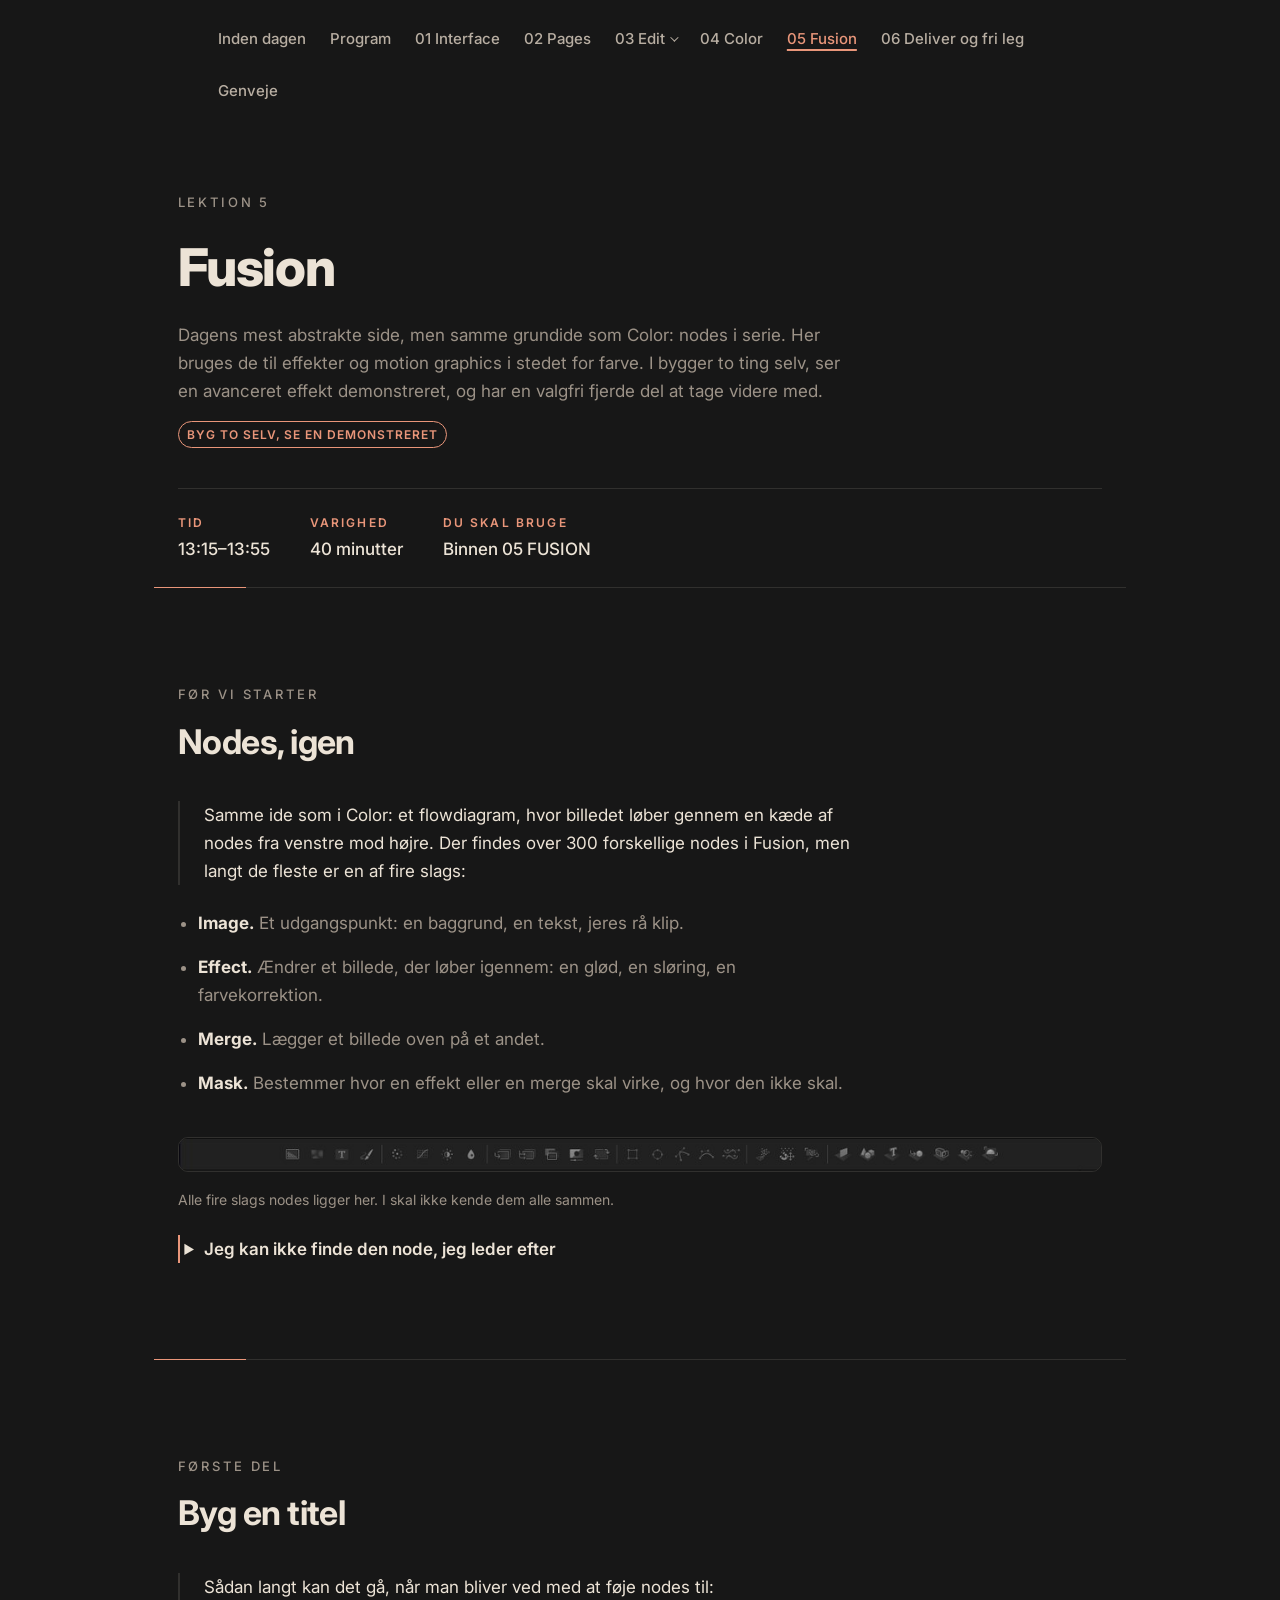
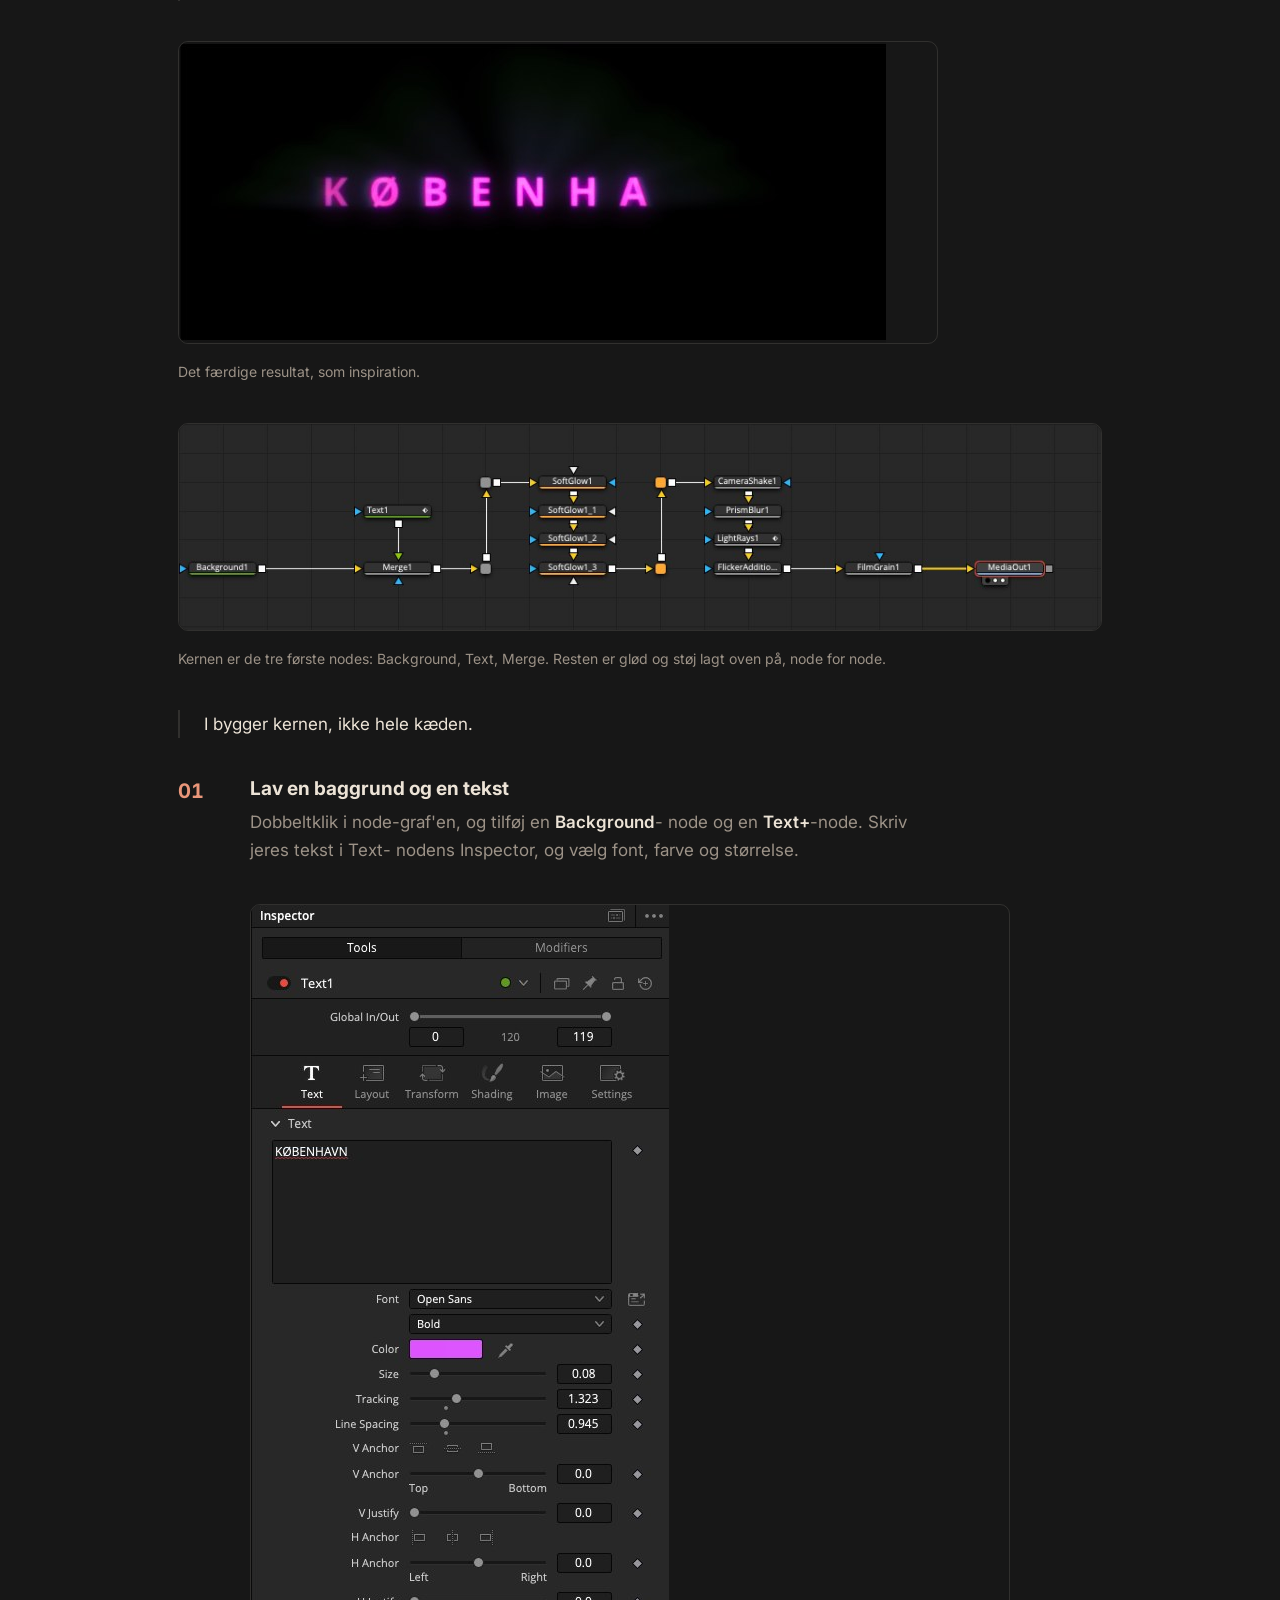
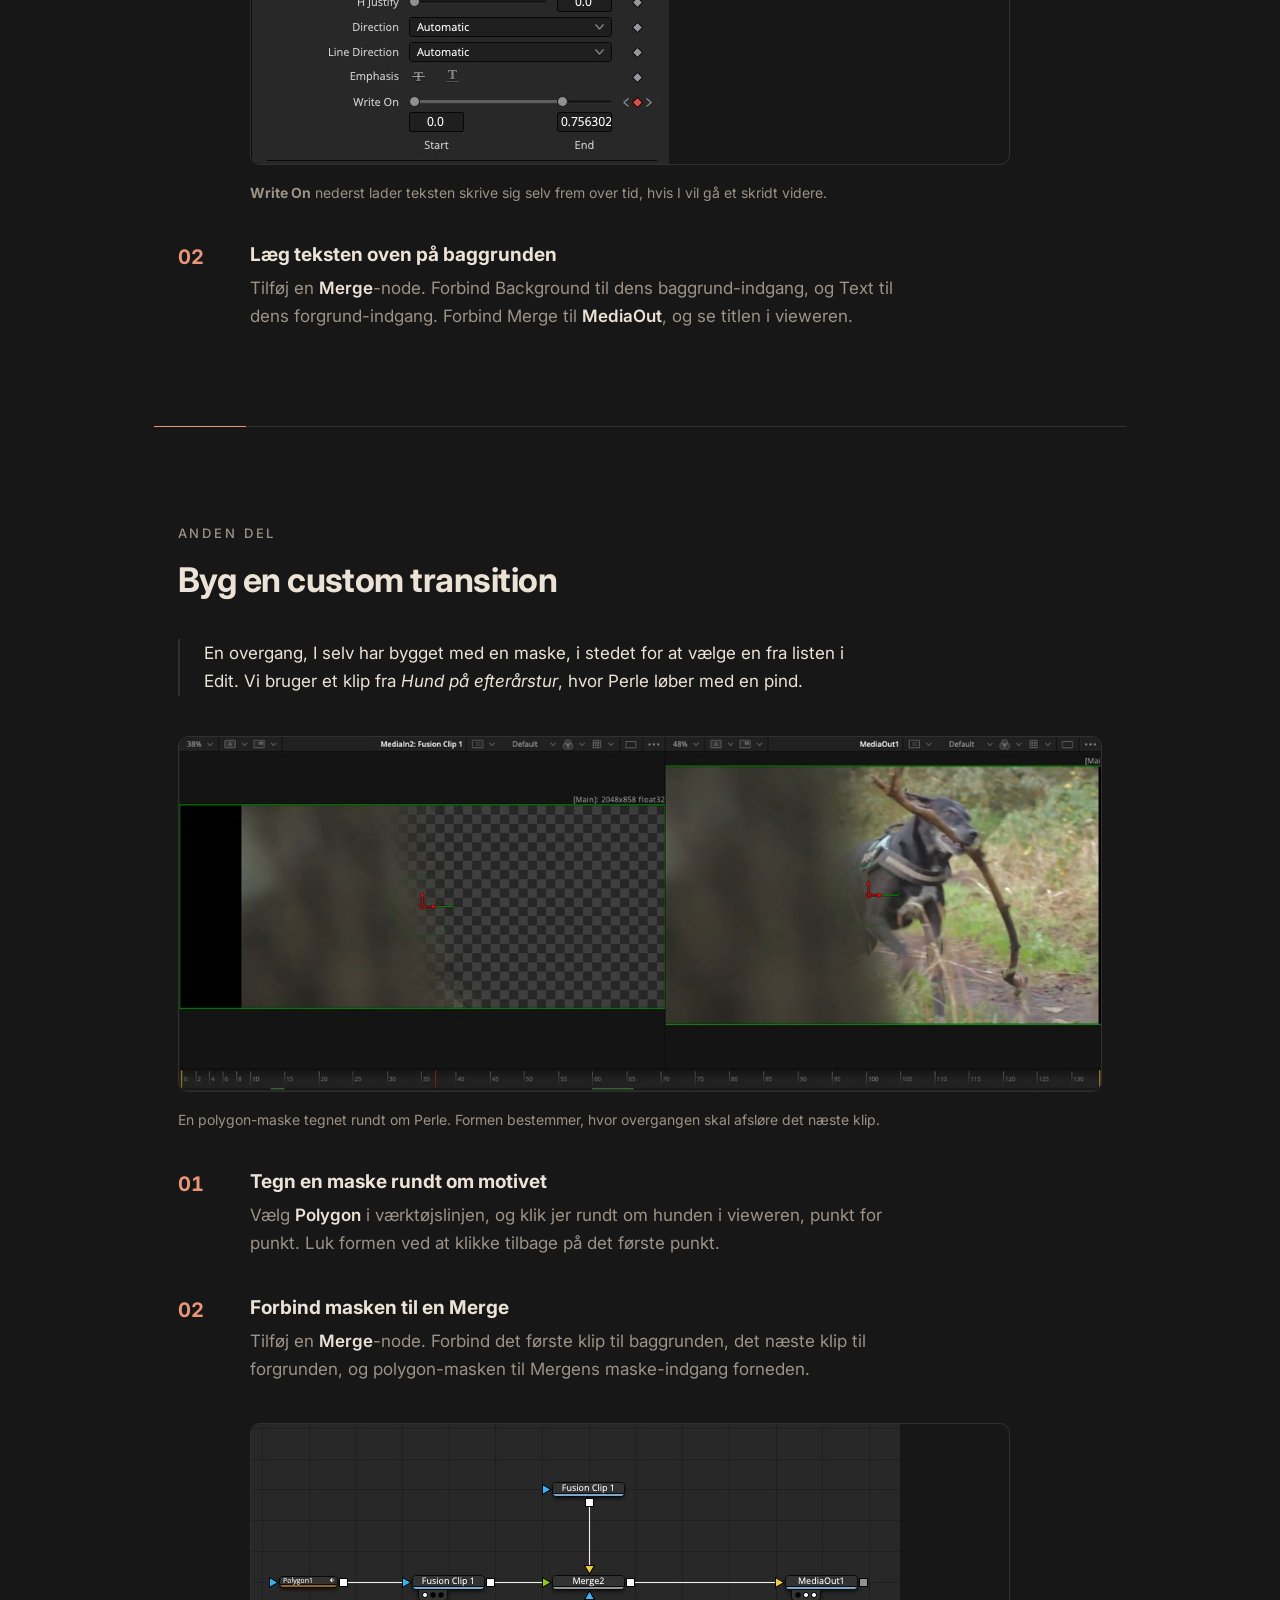
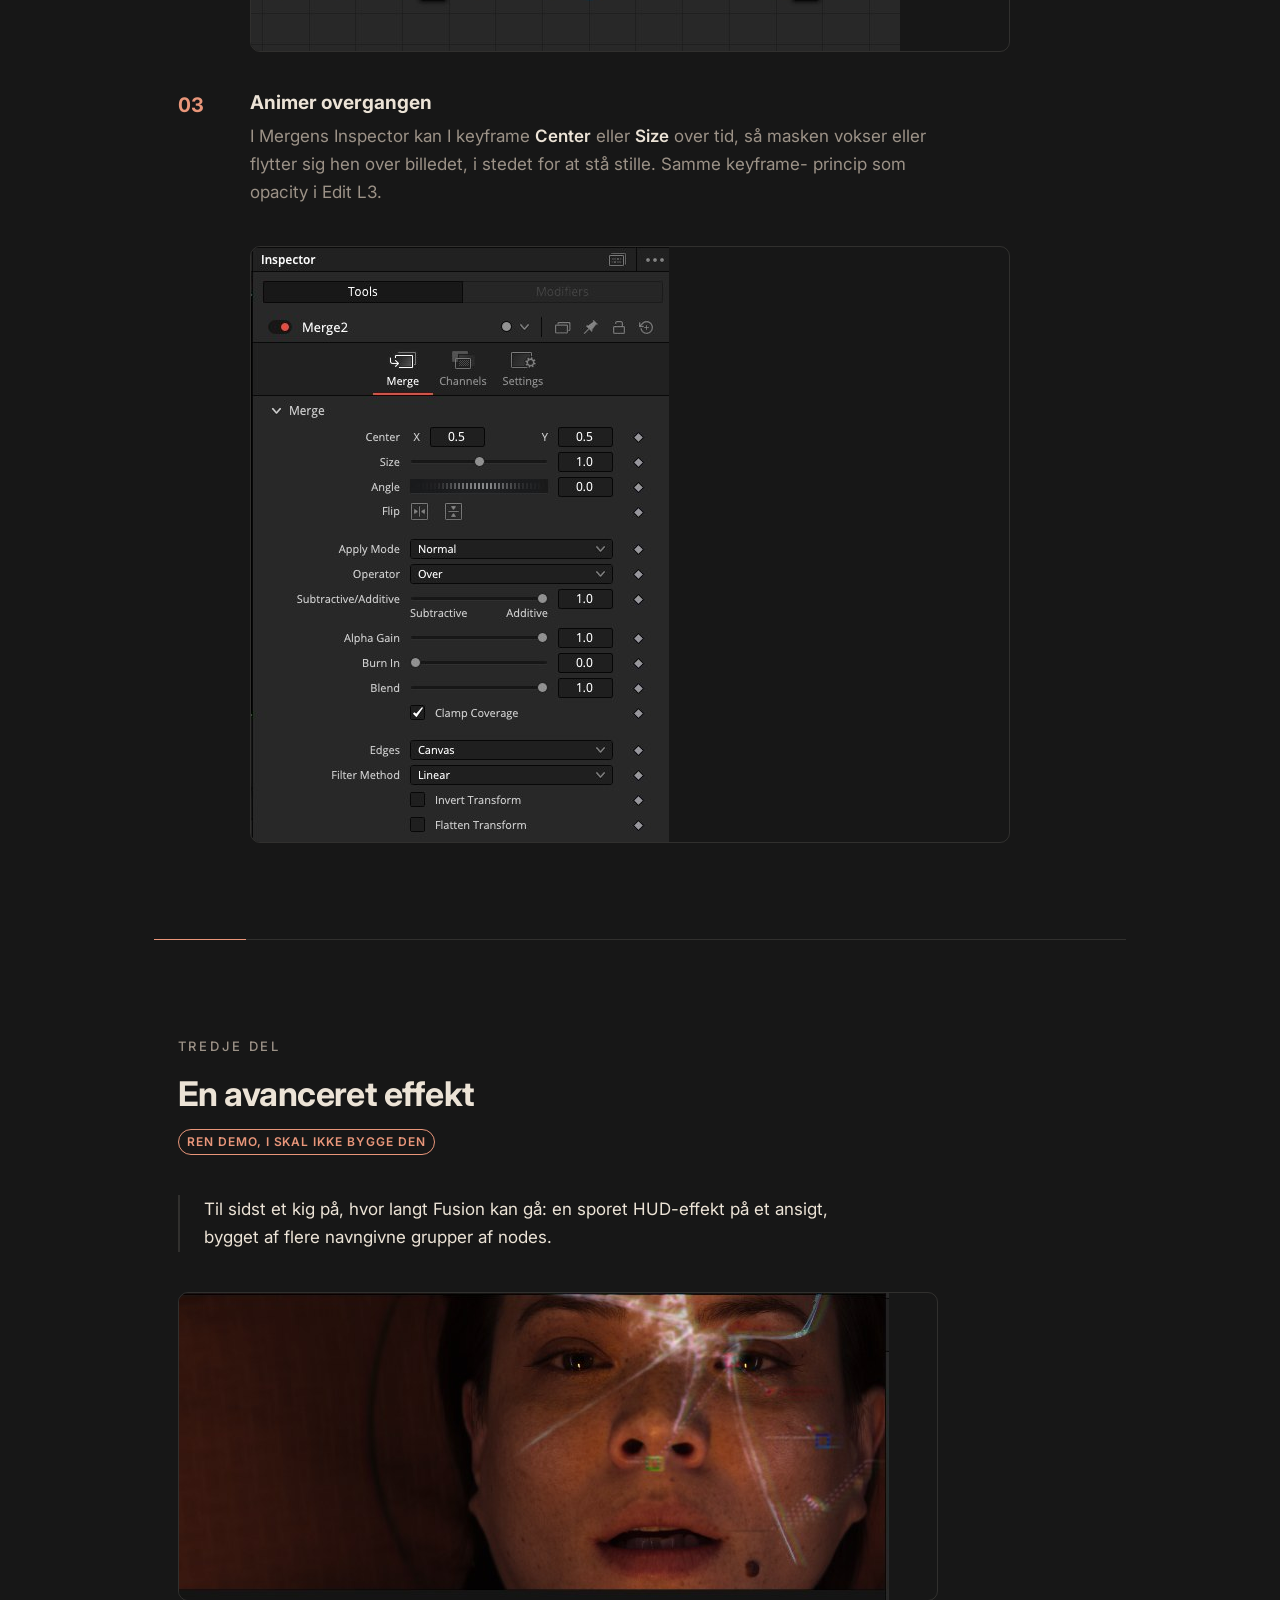
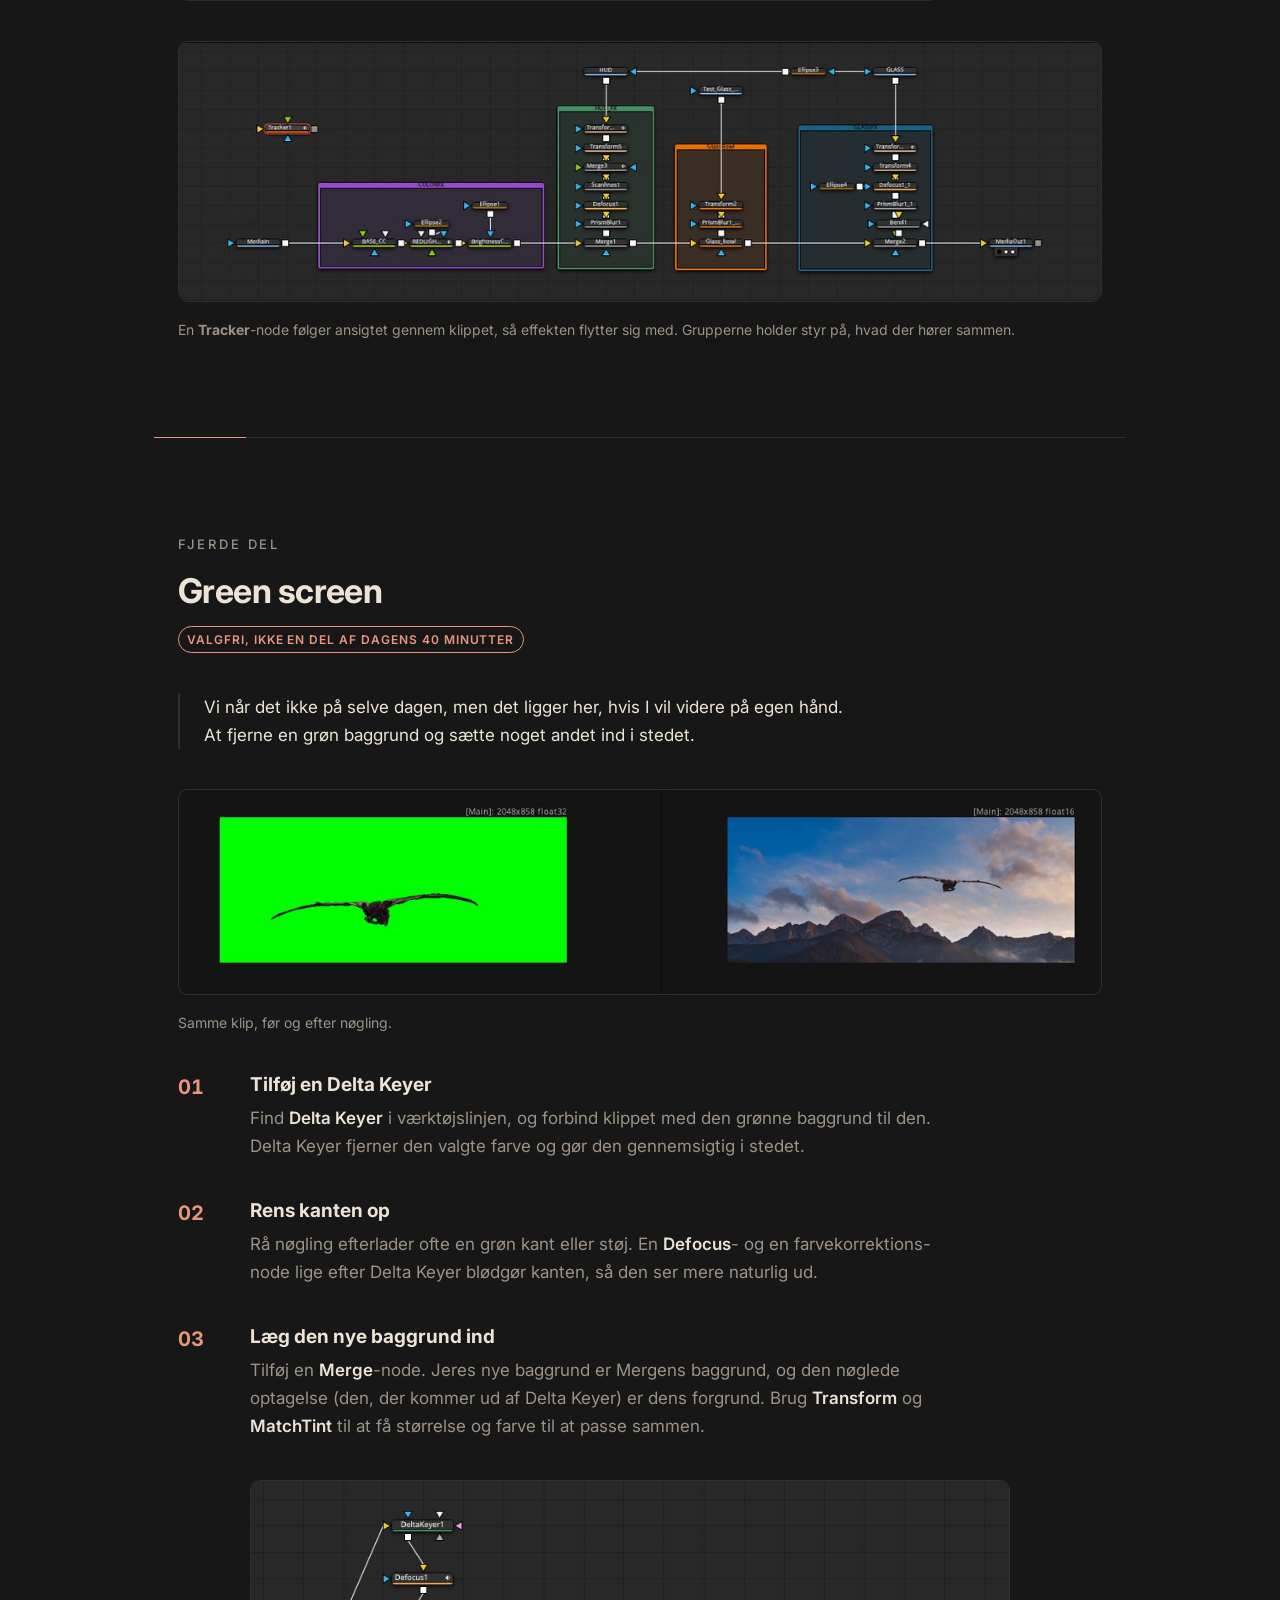
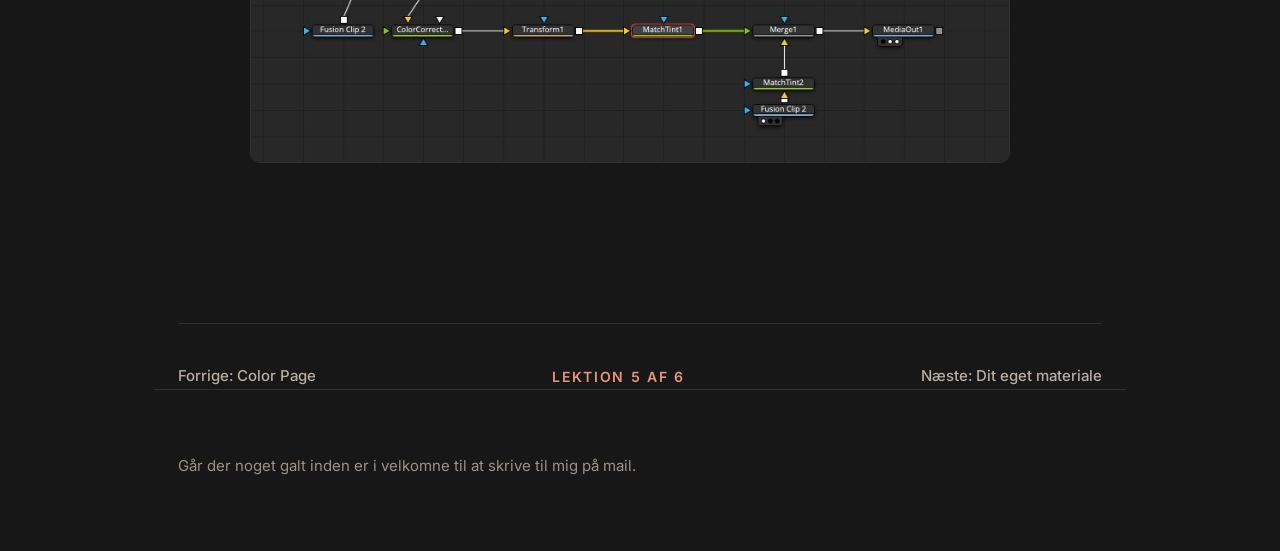
<file: lektion-5-fusion.html>
<!DOCTYPE html>
<html lang="da">
<head>
<meta charset="utf-8">
<meta name="viewport" content="width=device-width, initial-scale=1">
<title>5 · Fusion – kursus i DaVinci Resolve</title>
<meta name="description" content="Femte lektion: node-baserede titler og overgange i Fusion, en demonstreret avanceret effekt, og valgfri green screen-fjernelse.">
<link rel="preconnect" href="https://fonts.googleapis.com">
<link rel="preconnect" href="https://fonts.gstatic.com" crossorigin>
<link href="https://fonts.googleapis.com/css2?family=Inter:wght@300;400;500;600;700;800&display=swap" rel="stylesheet">
<link rel="stylesheet" href="css/style.css">
</head>
<body>

<a class="skip" href="#noder">Spring til nodes</a>

<nav class="nav" aria-label="Kursets sider">
  <div class="wrap">
  <ul class="nav__list nav__list--desktop">
    <li><a class="nav__link" href="index.html">Inden dagen</a></li>
    <li><a class="nav__link" href="program.html">Program</a></li>
    <li><a class="nav__link" href="lektion-1-interface.html">01 Interface</a></li>
    <li><a class="nav__link" href="lektion-2-siderne.html">02 Pages</a></li>
    <li>
      <details class="nav__fold">
        <summary>03 Edit</summary>
        <ul class="nav__sub">
          <li><a href="lektion-3-edit.html">Edit L1 · De rå håndgreb</a></li>
          <li><a href="lektion-3-edit-l2.html">Edit L2 · Udvidet</a></li>
          <li><a href="lektion-3-edit-l3.html">Edit L3 · Composite</a></li>
        </ul>
      </details>
    </li>
    <li><a class="nav__link" href="lektion-4-color.html">04 Color</a></li>
    <li><a class="nav__link" href="lektion-5-fusion.html" aria-current="page">05 Fusion</a></li>
    <li><a class="nav__link" href="lektion-6-eget-materiale.html">06 Deliver og fri leg</a></li>
    <li><a class="nav__link" href="program.html#genveje">Genveje</a></li>
  </ul>
  <details class="nav__toggle">
    <summary class="nav__toggle-btn">Menu <span class="nav__toggle-current">&middot; 05 Fusion</span></summary>
    <ul class="nav__list">
      <li><a class="nav__link" href="index.html">Inden dagen</a></li>
      <li><a class="nav__link" href="program.html">Program</a></li>
      <li><a class="nav__link" href="lektion-1-interface.html">01 Interface</a></li>
      <li><a class="nav__link" href="lektion-2-siderne.html">02 Pages</a></li>
      <li>
        <details class="nav__fold">
          <summary>03 Edit</summary>
          <ul class="nav__sub">
            <li><a href="lektion-3-edit.html">Edit L1 · De rå håndgreb</a></li>
            <li><a href="lektion-3-edit-l2.html">Edit L2 · Udvidet</a></li>
            <li><a href="lektion-3-edit-l3.html">Edit L3 · Composite</a></li>
          </ul>
        </details>
      </li>
      <li><a class="nav__link" href="lektion-4-color.html">04 Color</a></li>
      <li><a class="nav__link" href="lektion-5-fusion.html" aria-current="page">05 Fusion</a></li>
      <li><a class="nav__link" href="lektion-6-eget-materiale.html">06 Deliver og fri leg</a></li>
      <li><a class="nav__link" href="program.html#genveje">Genveje</a></li>
    </ul>
  </details>
  </div>
</nav>

<div class="wrap">
  <header class="pagehead">
    <p class="kicker">Lektion 5</p>
    <h1 class="pagehead__title">Fusion</h1>
    <p class="pagehead__intro">
      Dagens mest abstrakte side, men samme grundide som Color: nodes i serie.
      Her bruges de til effekter og motion graphics i stedet for farve. I
      bygger to ting selv, ser en avanceret effekt demonstreret, og har en
      valgfri fjerde del at tage videre med.
    </p>
    <span class="scaffold">Byg to selv, se en demonstreret</span>

    <div class="meta">
      <div>
        <p class="meta__key">Tid</p>
        <p class="meta__val">13:15–13:55</p>
      </div>
      <div>
        <p class="meta__key">Varighed</p>
        <p class="meta__val">40 minutter</p>
      </div>
      <div>
        <p class="meta__key">Du skal bruge</p>
        <p class="meta__val">Binnen 05 FUSION</p>
      </div>
    </div>
  </header>
</div>

<hr class="rule">

<main>

<!-- ===================================================================== -->
<section class="section" id="noder">
  <div class="wrap">
    <p class="kicker">Før vi starter</p>
    <h2 class="section__title">Nodes, igen</h2>

    <div class="lead-in">
      <p>
        Samme ide som i Color: et flowdiagram, hvor billedet løber gennem en
        kæde af nodes fra venstre mod højre. Der findes over 300 forskellige
        nodes i Fusion, men langt de fleste er en af fire slags:
      </p>
    </div>

    <ul class="ideas">
      <li><strong>Image.</strong> Et udgangspunkt: en baggrund, en tekst, jeres
        rå klip.</li>
      <li><strong>Effect.</strong> Ændrer et billede, der løber igennem: en
        glød, en sløring, en farvekorrektion.</li>
      <li><strong>Merge.</strong> Lægger et billede oven på et andet.</li>
      <li><strong>Mask.</strong> Bestemmer hvor en effekt eller en merge skal
        virke, og hvor den ikke skal.</li>
    </ul>

    <figure class="shot shot--wide">
      <div class="shot__frame">
        <img src="assets/fusion-7-toolbar.jpg"
             alt="Fusion-værktøjslinjen med generatorer, filtre, masker og 3D-værktøjer."
             width="1100" height="39" loading="lazy">
      </div>
      <figcaption class="shot__caption">
        Alle fire slags nodes ligger her. I skal ikke kende dem alle sammen.
      </figcaption>
    </figure>

    <details class="hint">
      <summary>Jeg kan ikke finde den node, jeg leder efter</summary>
      <p>
        Dobbeltklik i et tomt område af node-graf'en, og skriv navnet på det,
        I leder efter. Fusion foreslår alt, der matcher, uden at I skal vide
        præcis hvor det ligger i værktøjslinjen.
      </p>
      <figure class="shot" style="margin-top: var(--s2);">
        <div class="shot__frame">
          <img src="assets/fusion-8-soeg-node.jpg"
               alt="Select Tool-dialogen med søgeordet 'trans' skrevet, og en liste af Transform-noder som forslag."
               width="244" height="503" loading="lazy">
        </div>
      </figure>
    </details>
  </div>
</section>

<hr class="rule">

<!-- ===================================================================== -->
<section class="section" id="titel">
  <div class="wrap">
    <p class="kicker">Første del</p>
    <h2 class="section__title">Byg en titel</h2>

    <div class="lead-in">
      <p>
        Sådan langt kan det gå, når man bliver ved med at føje nodes til:
      </p>
    </div>

    <figure class="shot">
      <div class="shot__frame">
        <img src="assets/fusion-2-titel-resultat.jpg"
             alt="Den glødende neon-tekst KØBENHAVN i pink, med lysstråler i baggrunden."
             width="707" height="301" loading="lazy">
      </div>
      <figcaption class="shot__caption">Det færdige resultat, som inspiration.</figcaption>
    </figure>

    <figure class="shot shot--wide">
      <div class="shot__frame">
        <img src="assets/fusion-1-titel-noder.jpg"
             alt="Node-graf med Background1 og Text1 der merges, derefter en kæde af fire SoftGlow-noder, CameraShake, PrismBlur, LightRays, FlickerAdditive og FilmGrain."
             width="985" height="220" loading="lazy">
      </div>
      <figcaption class="shot__caption">
        Kernen er de tre første nodes: Background, Text, Merge. Resten er
        glød og støj lagt oven på, node for node.
      </figcaption>
    </figure>

    <div class="lead-in">
      <p>
        I bygger kernen, ikke hele kæden.
      </p>
    </div>

    <ol class="steps">

      <li class="step reveal">
        <div>
          <h3 class="step__title">Lav en baggrund og en tekst</h3>
          <p class="step__body">
            Dobbeltklik i node-graf'en, og tilføj en <strong>Background</strong>-
            node og en <strong>Text+</strong>-node. Skriv jeres tekst i Text-
            nodens Inspector, og vælg font, farve og størrelse.
          </p>

          <figure class="shot">
            <div class="shot__frame">
              <img src="assets/fusion-3-text-inspector.jpg"
                   alt="Text-node Inspector med teksten KØBENHAVN, font Open Sans Bold, pink farve, og en Write On-animation med start- og slutpunkt."
                   width="418" height="859" loading="lazy">
            </div>
            <figcaption class="shot__caption">
              <strong>Write On</strong> nederst lader teksten skrive sig selv frem
              over tid, hvis I vil gå et skridt videre.
            </figcaption>
          </figure>
        </div>
      </li>

      <li class="step reveal">
        <div>
          <h3 class="step__title">Læg teksten oven på baggrunden</h3>
          <p class="step__body">
            Tilføj en <strong>Merge</strong>-node. Forbind Background til dens
            baggrund-indgang, og Text til dens forgrund-indgang. Forbind Merge
            til <strong>MediaOut</strong>, og se titlen i vieweren.
          </p>
        </div>
      </li>

    </ol>
  </div>
</section>

<hr class="rule">

<!-- ===================================================================== -->
<section class="section" id="transition">
  <div class="wrap">
    <p class="kicker">Anden del</p>
    <h2 class="section__title">Byg en custom transition</h2>

    <div class="lead-in">
      <p>
        En overgang, I selv har bygget med en maske, i stedet for at vælge en
        fra listen i Edit. Vi bruger et klip fra <em>Hund på efterårstur</em>,
        hvor Perle løber med en pind.
      </p>
    </div>

    <figure class="shot shot--wide">
      <div class="shot__frame">
        <img src="assets/fusion-4-transition-kilde.jpg"
               alt="Til venstre en polygon-maske trukket rundt om hunden på et gennemsigtigt lærred. Til højre det samme klip fuldt synligt med et grønt maske-håndtag ved hunden."
               width="1100" height="423" loading="lazy">
        </div>
        <figcaption class="shot__caption">
          En polygon-maske tegnet rundt om Perle. Formen bestemmer, hvor
          overgangen skal afsløre det næste klip.
        </figcaption>
      </figure>

    <ol class="steps">

      <li class="step reveal">
        <div>
          <h3 class="step__title">Tegn en maske rundt om motivet</h3>
          <p class="step__body">
            Vælg <strong>Polygon</strong> i værktøjslinjen, og klik jer rundt
            om hunden i vieweren, punkt for punkt. Luk formen ved at klikke
            tilbage på det første punkt.
          </p>
        </div>
      </li>

      <li class="step reveal">
        <div>
          <h3 class="step__title">Forbind masken til en Merge</h3>
          <p class="step__body">
            Tilføj en <strong>Merge</strong>-node. Forbind det første klip til
            baggrunden, det næste klip til forgrunden, og polygon-masken til
            Mergens maske-indgang forneden.
          </p>

          <figure class="shot">
            <div class="shot__frame">
              <img src="assets/fusion-5-transition-noder.jpg"
                   alt="Node-graf: Polygon1 forbundet til en Fusion Clip, som går ind i Merge2's maske-indgang. En anden Fusion Clip går ind foroven, og Merge2 går videre til MediaOut1."
                   width="649" height="227" loading="lazy">
            </div>
          </figure>
        </div>
      </li>

      <li class="step reveal">
        <div>
          <h3 class="step__title">Animer overgangen</h3>
          <p class="step__body">
            I Mergens Inspector kan I keyframe <strong>Center</strong> eller
            <strong>Size</strong> over tid, så masken vokser eller flytter sig
            hen over billedet, i stedet for at stå stille. Samme keyframe-
            princip som opacity i Edit L3.
          </p>

          <figure class="shot">
            <div class="shot__frame">
              <img src="assets/fusion-6-merge-inspector.jpg"
                   alt="Merge-node Inspector med Center, Size, Angle, Apply Mode, Operator og Blend."
                   width="418" height="595" loading="lazy">
            </div>
          </figure>
        </div>
      </li>

    </ol>
  </div>
</section>

<hr class="rule">

<!-- ===================================================================== -->
<section class="section" id="avanceret">
  <div class="wrap">
    <p class="kicker">Tredje del</p>
    <h2 class="section__title">En avanceret effekt</h2>
    <span class="scaffold">Ren demo, I skal ikke bygge den</span>

    <div class="lead-in">
      <p>
        Til sidst et kig på, hvor langt Fusion kan gå: en sporet HUD-effekt på
        et ansigt, bygget af flere navngivne grupper af nodes.
      </p>
    </div>

    <figure class="shot">
      <div class="shot__frame">
        <img src="assets/fusion-10-avanceret-resultat.jpg"
             alt="Nærbillede af et ansigt med en glødende, sporet HUD-effekt og glasskår-linjer hen over øjnene og næsen."
             width="710" height="307" loading="lazy">
      </div>
    </figure>

    <figure class="shot shot--wide">
      <div class="shot__frame">
        <img src="assets/fusion-9-avanceret-noder.jpg"
             alt="Stor node-graf med en Tracker-node og fire navngivne grupper: ColorFX, HUDFX, GlassBowl og GlassFX."
             width="1100" height="309" loading="lazy">
      </div>
      <figcaption class="shot__caption">
        En <strong>Tracker</strong>-node følger ansigtet gennem klippet, så
        effekten flytter sig med. Grupperne holder styr på, hvad der hører
        sammen.
      </figcaption>
    </figure>
  </div>
</section>

<hr class="rule">

<!-- ===================================================================== -->
<section class="section" id="green-screen">
  <div class="wrap">
    <p class="kicker">Fjerde del</p>
    <h2 class="section__title">Green screen</h2>
    <span class="scaffold">Valgfri, ikke en del af dagens 40 minutter</span>

    <div class="lead-in">
      <p>
        Vi når det ikke på selve dagen, men det ligger her, hvis I vil videre
        på egen hånd. At fjerne en grøn baggrund og sætte noget andet ind i
        stedet.
      </p>
    </div>

    <figure class="shot shot--wide">
      <div class="shot__frame">
        <img src="assets/fusion-12-greenscreen-foer-efter.jpg"
             alt="Til venstre en fugl foran en ren grøn baggrund. Til højre den samme fugl sat ind foran en bjergkæde med farverig himmel."
             width="1200" height="265" loading="lazy">
      </div>
      <figcaption class="shot__caption">Samme klip, før og efter nøgling.</figcaption>
    </figure>

    <ol class="steps">

      <li class="step reveal">
        <div>
          <h3 class="step__title">Tilføj en Delta Keyer</h3>
          <p class="step__body">
            Find <strong>Delta Keyer</strong> i værktøjslinjen, og forbind
            klippet med den grønne baggrund til den. Delta Keyer fjerner den
            valgte farve og gør den gennemsigtig i stedet.
          </p>
        </div>
      </li>

      <li class="step reveal">
        <div>
          <h3 class="step__title">Rens kanten op</h3>
          <p class="step__body">
            Rå nøgling efterlader ofte en grøn kant eller støj. En
            <strong>Defocus</strong>- og en farvekorrektions-node lige efter
            Delta Keyer blødgør kanten, så den ser mere naturlig ud.
          </p>
        </div>
      </li>

      <li class="step reveal">
        <div>
          <h3 class="step__title">Læg den nye baggrund ind</h3>
          <p class="step__body">
            Tilføj en <strong>Merge</strong>-node. Jeres nye baggrund er
            Mergens baggrund, og den nøglede optagelse (den, der kommer ud af
            Delta Keyer) er dens forgrund. Brug <strong>Transform</strong> og
            <strong>MatchTint</strong> til at få størrelse og farve til at
            passe sammen.
          </p>

          <figure class="shot">
            <div class="shot__frame">
              <img src="assets/fusion-11-greenscreen-noder.jpg"
                   alt="Node-graf: Fusion Clip 2 ind i DeltaKeyer1, videre til Defocus1 og ColorCorrect, så Transform1 og MatchTint1, ind i Merge1 sammen med en ny baggrund via MatchTint2, ud til MediaOut1."
                   width="886" height="329" loading="lazy">
            </div>
          </figure>
        </div>
      </li>

    </ol>
  </div>
</section>

</main>

<!-- ===================================================================== -->
<div class="wrap">
  <nav class="lesson-nav" aria-label="Mellem lektioner">
    <a class="nav__link" href="lektion-4-color.html">Forrige: Color Page</a>
    <span class="lesson-nav__where">Lektion 5 af 6</span>
    <a class="nav__link" href="lektion-6-eget-materiale.html">Næste: Dit eget materiale</a>
  </nav>
</div>

<footer class="footer">
  <div class="wrap">
    <p>Går der noget galt inden er i velkomne til at skrive til mig på mail.</p>
  </div>
</footer>

</body>
</html>
</file>
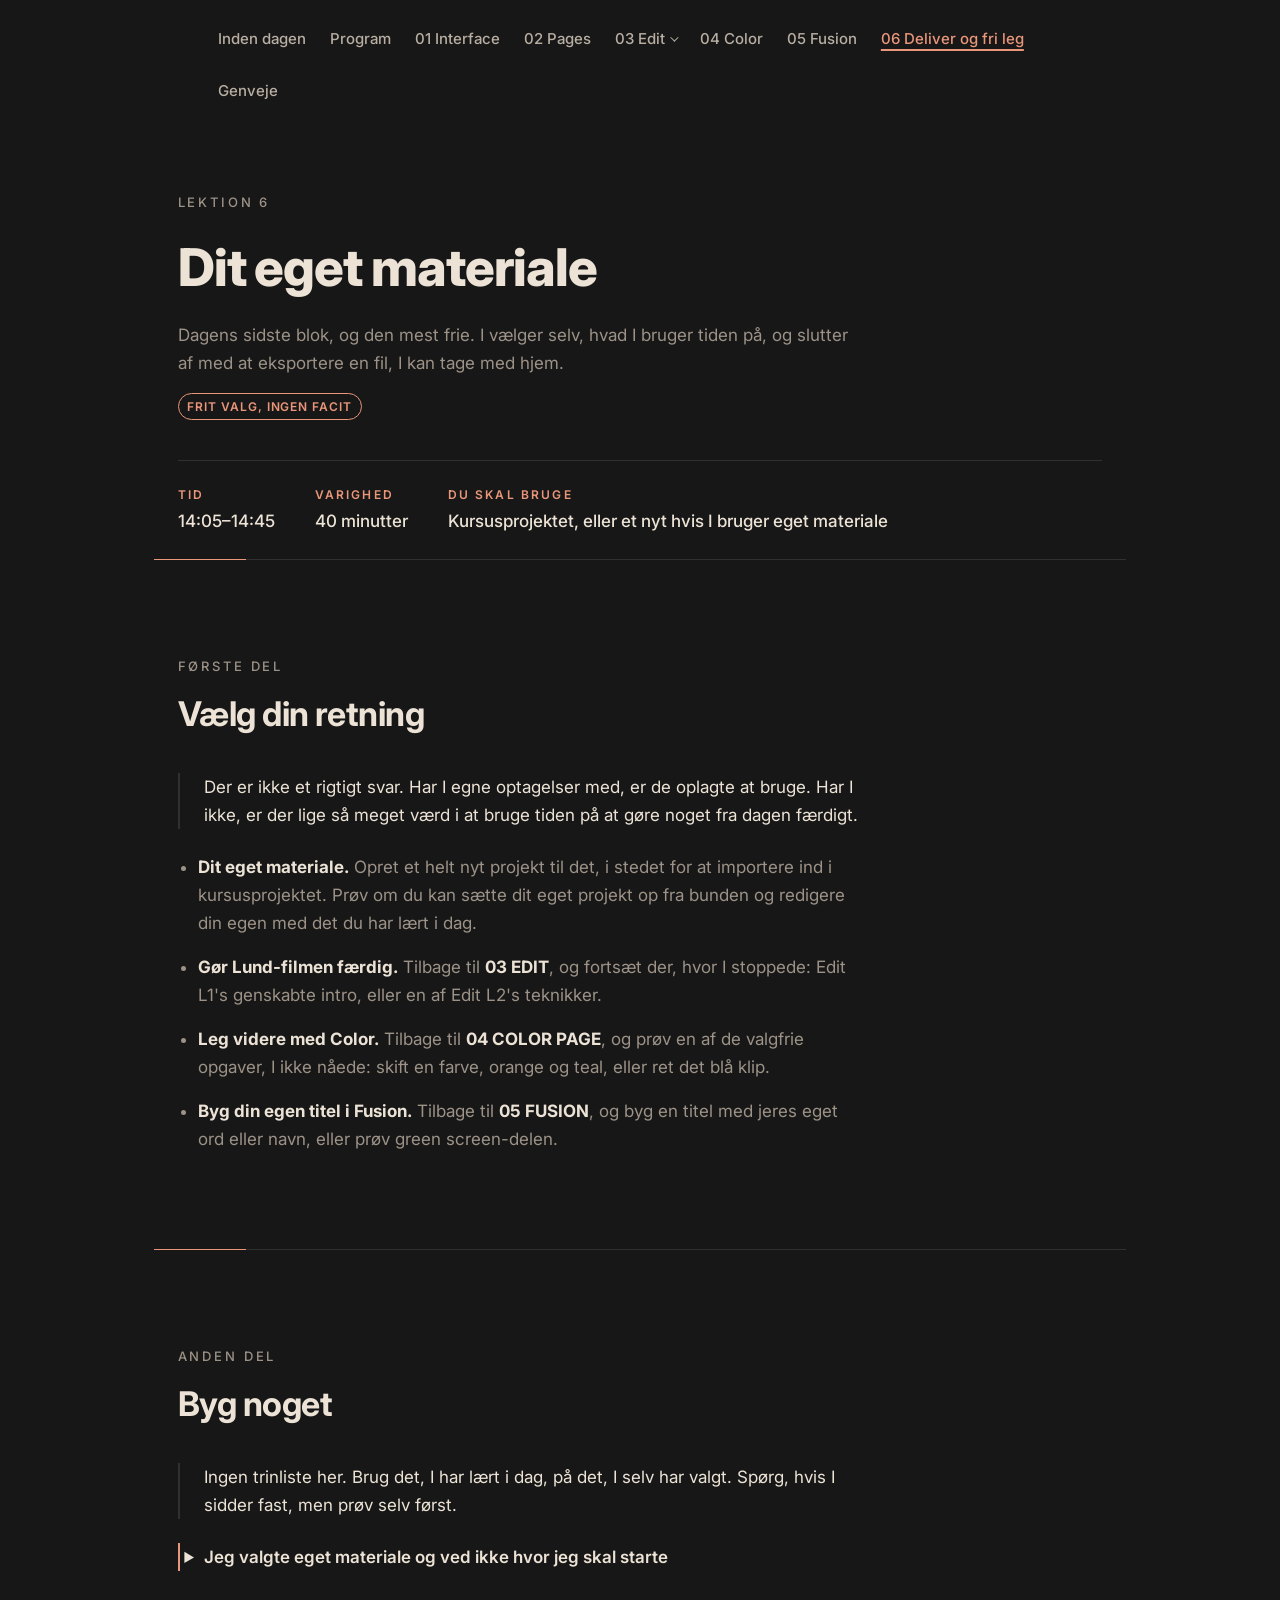
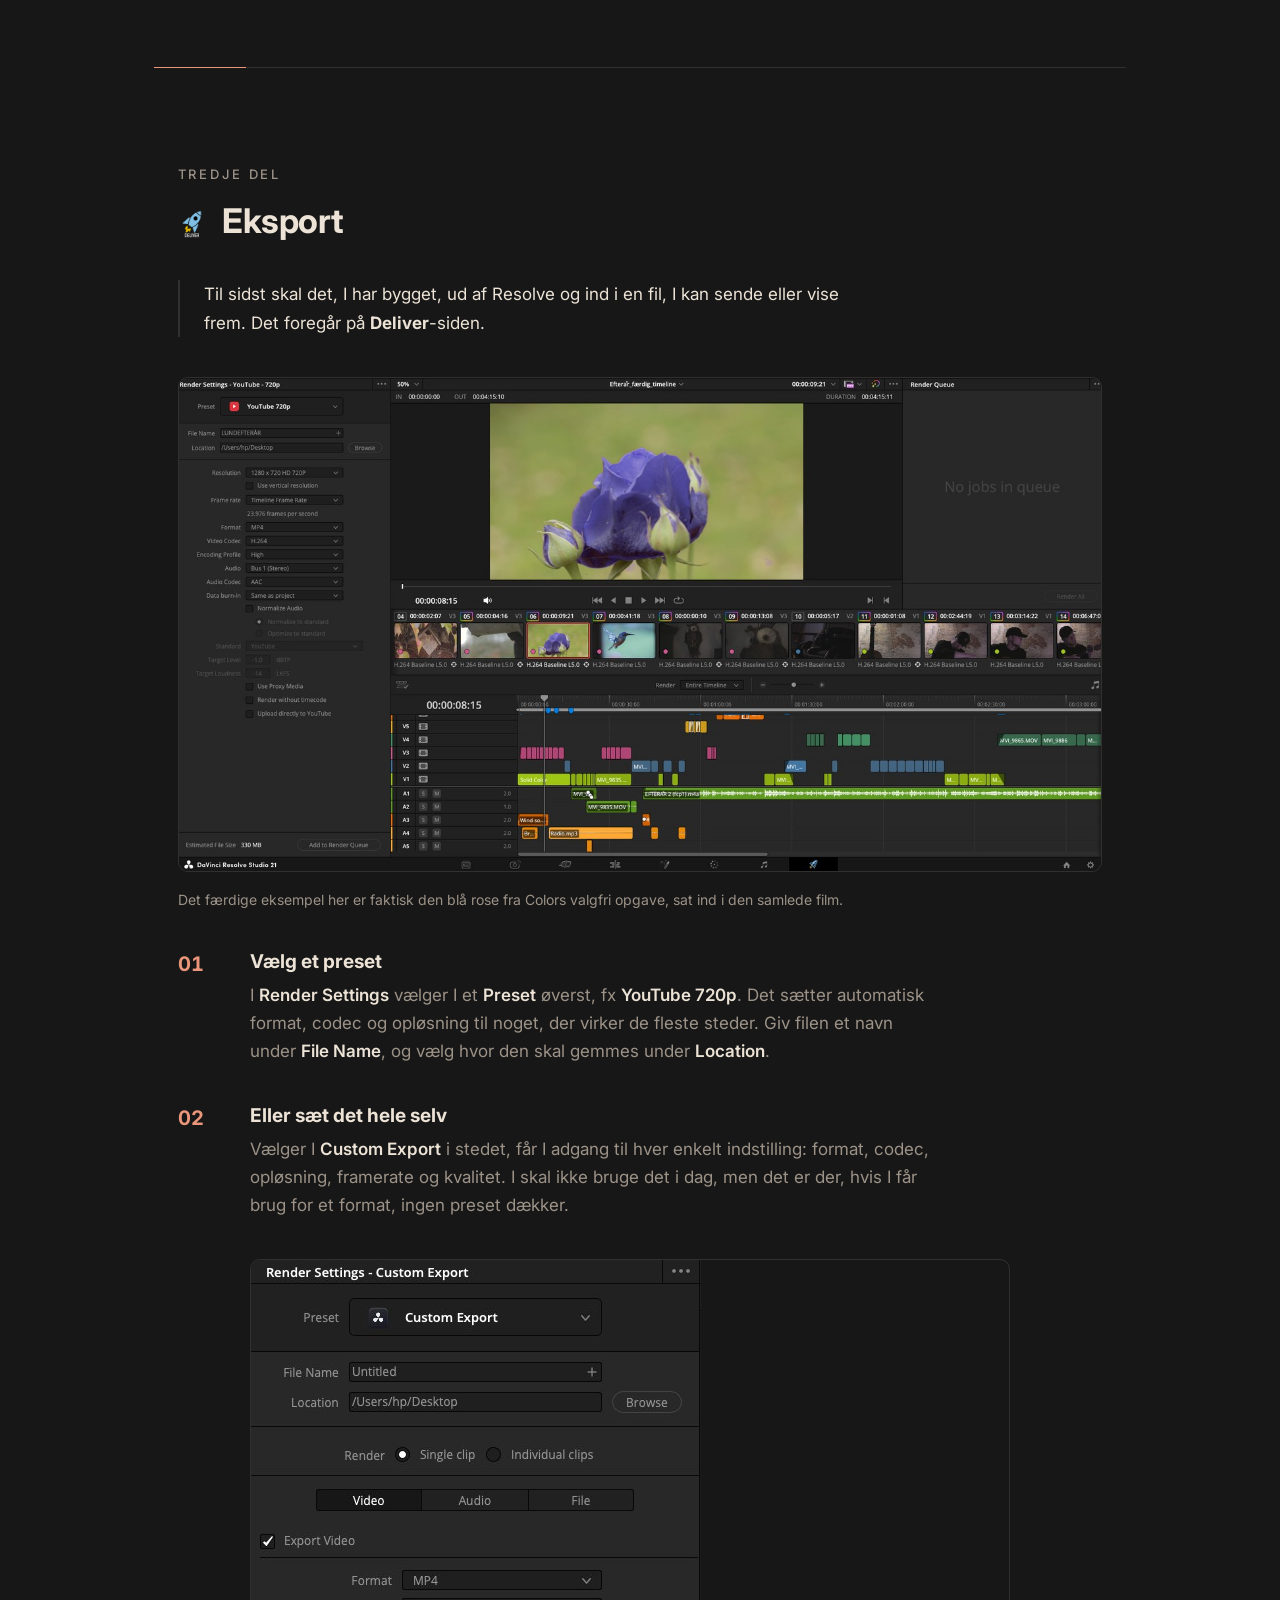
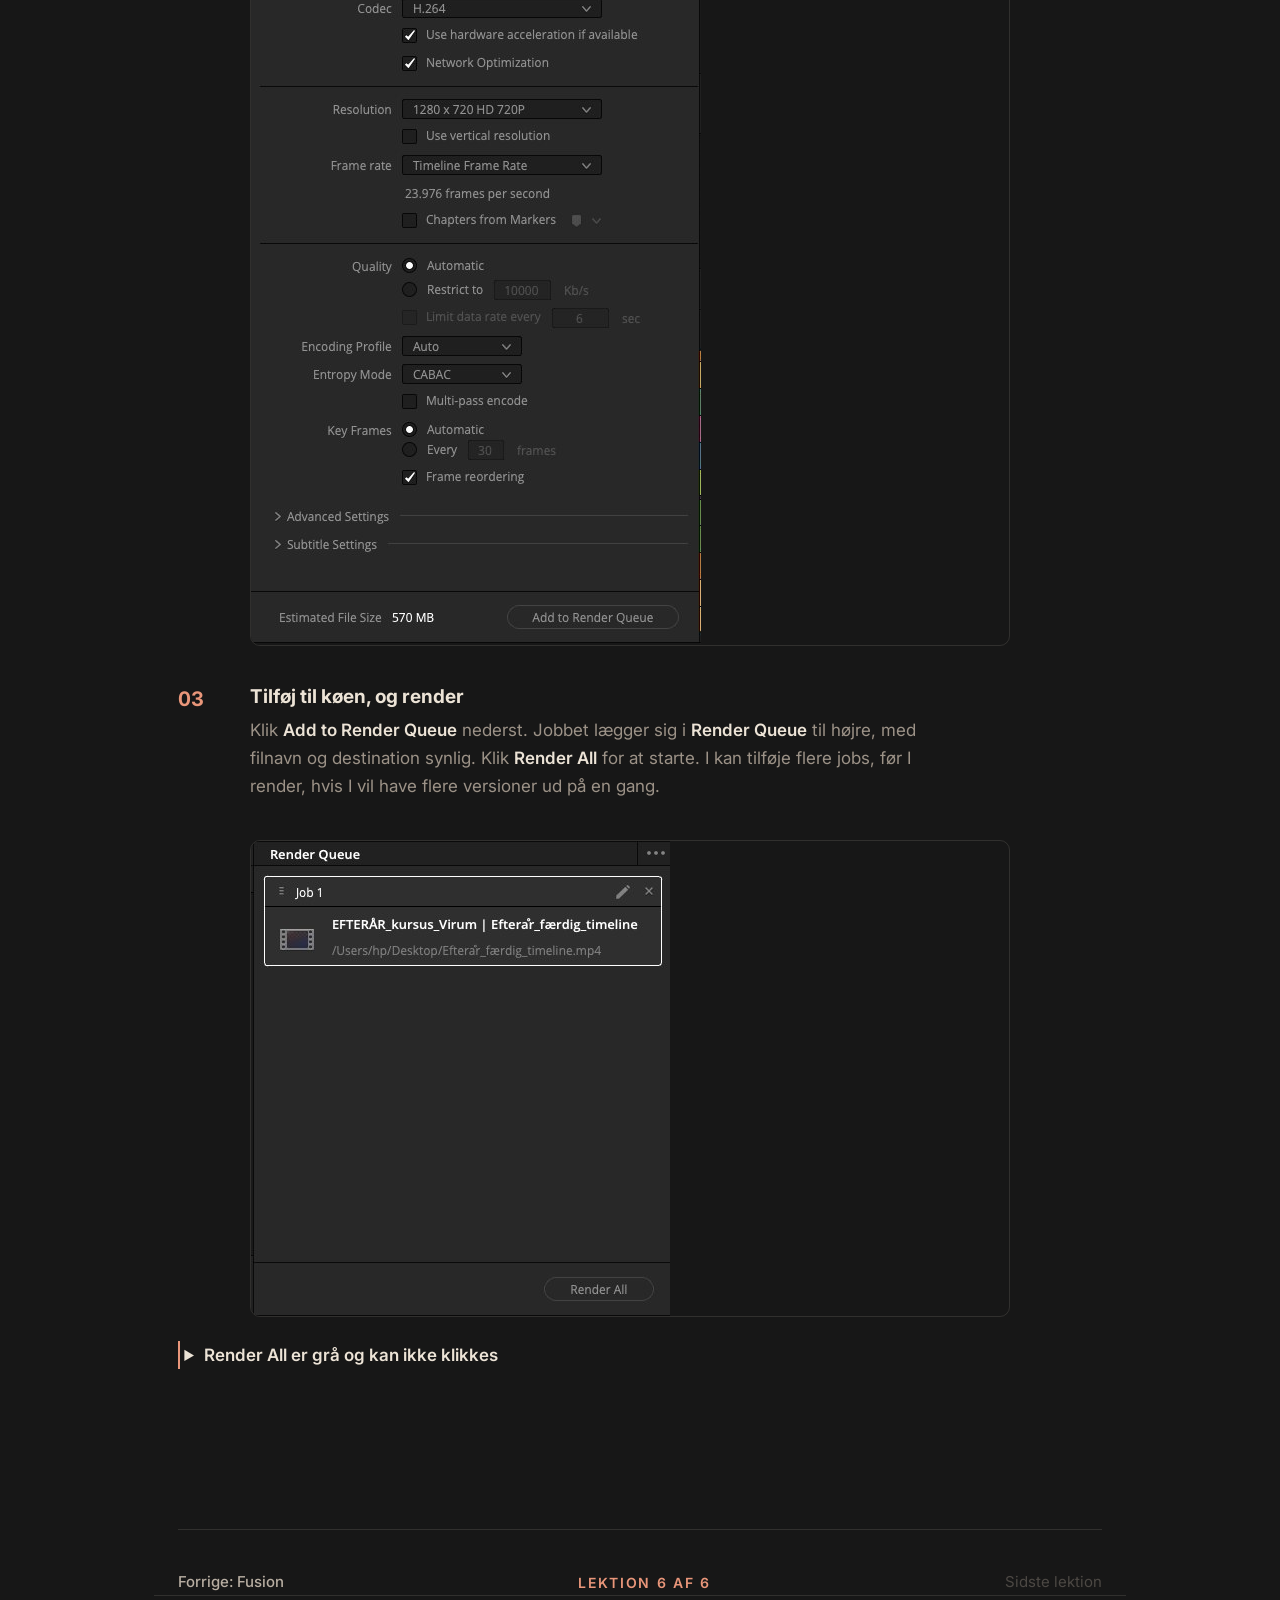
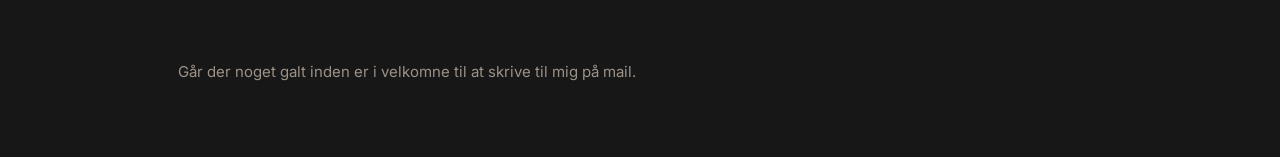
<file: lektion-6-eget-materiale.html>
<!DOCTYPE html>
<html lang="da">
<head>
<meta charset="utf-8">
<meta name="viewport" content="width=device-width, initial-scale=1">
<title>6 · Dit eget materiale – kursus i DaVinci Resolve</title>
<meta name="description" content="Sjette og sidste lektion: frit valg mellem eget materiale eller at gøre noget fra dagen færdigt, og eksport fra Deliver-siden.">
<link rel="preconnect" href="https://fonts.googleapis.com">
<link rel="preconnect" href="https://fonts.gstatic.com" crossorigin>
<link href="https://fonts.googleapis.com/css2?family=Inter:wght@300;400;500;600;700;800&display=swap" rel="stylesheet">
<link rel="stylesheet" href="css/style.css">
</head>
<body>

<a class="skip" href="#vaelg">Spring til valget</a>

<nav class="nav" aria-label="Kursets sider">
  <div class="wrap">
  <ul class="nav__list nav__list--desktop">
    <li><a class="nav__link" href="index.html">Inden dagen</a></li>
    <li><a class="nav__link" href="program.html">Program</a></li>
    <li><a class="nav__link" href="lektion-1-interface.html">01 Interface</a></li>
    <li><a class="nav__link" href="lektion-2-siderne.html">02 Pages</a></li>
    <li>
      <details class="nav__fold">
        <summary>03 Edit</summary>
        <ul class="nav__sub">
          <li><a href="lektion-3-edit.html">Edit L1 · De rå håndgreb</a></li>
          <li><a href="lektion-3-edit-l2.html">Edit L2 · Udvidet</a></li>
          <li><a href="lektion-3-edit-l3.html">Edit L3 · Composite</a></li>
        </ul>
      </details>
    </li>
    <li><a class="nav__link" href="lektion-4-color.html">04 Color</a></li>
    <li><a class="nav__link" href="lektion-5-fusion.html">05 Fusion</a></li>
    <li><a class="nav__link" href="lektion-6-eget-materiale.html" aria-current="page">06 Deliver og fri leg</a></li>
    <li><a class="nav__link" href="program.html#genveje">Genveje</a></li>
  </ul>
  <details class="nav__toggle">
    <summary class="nav__toggle-btn">Menu <span class="nav__toggle-current">&middot; 06 Deliver og fri leg</span></summary>
    <ul class="nav__list">
      <li><a class="nav__link" href="index.html">Inden dagen</a></li>
      <li><a class="nav__link" href="program.html">Program</a></li>
      <li><a class="nav__link" href="lektion-1-interface.html">01 Interface</a></li>
      <li><a class="nav__link" href="lektion-2-siderne.html">02 Pages</a></li>
      <li>
        <details class="nav__fold">
          <summary>03 Edit</summary>
          <ul class="nav__sub">
            <li><a href="lektion-3-edit.html">Edit L1 · De rå håndgreb</a></li>
            <li><a href="lektion-3-edit-l2.html">Edit L2 · Udvidet</a></li>
            <li><a href="lektion-3-edit-l3.html">Edit L3 · Composite</a></li>
          </ul>
        </details>
      </li>
      <li><a class="nav__link" href="lektion-4-color.html">04 Color</a></li>
      <li><a class="nav__link" href="lektion-5-fusion.html">05 Fusion</a></li>
      <li><a class="nav__link" href="lektion-6-eget-materiale.html" aria-current="page">06 Deliver og fri leg</a></li>
      <li><a class="nav__link" href="program.html#genveje">Genveje</a></li>
    </ul>
  </details>
  </div>
</nav>

<div class="wrap">
  <header class="pagehead">
    <p class="kicker">Lektion 6</p>
    <h1 class="pagehead__title">Dit eget materiale</h1>
    <p class="pagehead__intro">
      Dagens sidste blok, og den mest frie. I vælger selv, hvad I bruger tiden
      på, og slutter af med at eksportere en fil, I kan tage med hjem.
    </p>
    <span class="scaffold">Frit valg, ingen facit</span>

    <div class="meta">
      <div>
        <p class="meta__key">Tid</p>
        <p class="meta__val">14:05–14:45</p>
      </div>
      <div>
        <p class="meta__key">Varighed</p>
        <p class="meta__val">40 minutter</p>
      </div>
      <div>
        <p class="meta__key">Du skal bruge</p>
        <p class="meta__val">Kursusprojektet, eller et nyt hvis I bruger eget materiale</p>
      </div>
    </div>
  </header>
</div>

<hr class="rule">

<main>

<!-- ===================================================================== -->
<section class="section" id="vaelg">
  <div class="wrap">
    <p class="kicker">Første del</p>
    <h2 class="section__title">Vælg din retning</h2>

    <div class="lead-in">
      <p>
        Der er ikke et rigtigt svar. Har I egne optagelser med, er de oplagte
        at bruge. Har I ikke, er der lige så meget værd i at bruge tiden på at
        gøre noget fra dagen færdigt.
      </p>
    </div>

    <ul class="ideas">
      <li><strong>Dit eget materiale.</strong> Opret et helt nyt projekt til
        det, i stedet for at importere ind i kursusprojektet. Prøv om du kan sætte dit eget projekt op fra bunden og redigere din egen med
        det du har lært i dag.</li>
      <li><strong>Gør Lund-filmen færdig.</strong> Tilbage til
        <strong>03 EDIT</strong>, og fortsæt der, hvor I stoppede: Edit L1's
        genskabte intro, eller en af Edit L2's teknikker.</li>
      <li><strong>Leg videre med Color.</strong> Tilbage til
        <strong>04 COLOR PAGE</strong>, og prøv en af de valgfrie opgaver, I
        ikke nåede: skift en farve, orange og teal, eller ret det blå klip.</li>
      <li><strong>Byg din egen titel i Fusion.</strong> Tilbage til
        <strong>05 FUSION</strong>, og byg en titel med jeres eget ord eller
        navn, eller prøv green screen-delen.</li>
    </ul>
  </div>
</section>

<hr class="rule">

<!-- ===================================================================== -->
<section class="section" id="byg">
  <div class="wrap">
    <p class="kicker">Anden del</p>
    <h2 class="section__title">Byg noget</h2>

    <div class="lead-in">
      <p>
        Ingen trinliste her. Brug det, I har lært i dag, på det, I selv har
        valgt. Spørg, hvis I sidder fast, men prøv selv først.
      </p>
    </div>

    <details class="hint">
      <summary>Jeg valgte eget materiale og ved ikke hvor jeg skal starte</summary>
      <p>
        Gå til <strong>Project Manager</strong> (husikonet), og klik
        <strong>New Project</strong>. Sæt <strong>Project Settings</strong> til
        den rigtige opløsning og framerate for jeres eget materiale, akkurat
        som i L1. Importer derefter jeres klip, og byg videre derfra.
      </p>
    </details>
  </div>
</section>

<hr class="rule">

<!-- ===================================================================== -->
<section class="section" id="eksport">
  <div class="wrap">
    <p class="kicker">Tredje del</p>
    <h2 class="section__title">
      <img class="heading-icon" src="assets/icons/deliver.png" alt="" width="28" height="28">
      Eksport
    </h2>

    <div class="lead-in">
      <p>
        Til sidst skal det, I har bygget, ud af Resolve og ind i en fil, I kan
        sende eller vise frem. Det foregår på <strong>Deliver</strong>-siden.
      </p>
    </div>

    <figure class="shot shot--wide">
      <div class="shot__frame">
        <img src="assets/l6-1-deliver-side.jpg"
             alt="Deliver-siden med Render Settings til venstre sat til preset YouTube 720p, vieweren i midten der viser en blå rose, og Render Queue til højre."
             width="1400" height="749" loading="lazy">
      </div>
      <figcaption class="shot__caption">
        Det færdige eksempel her er faktisk den blå rose fra Colors valgfri
        opgave, sat ind i den samlede film.
      </figcaption>
    </figure>

    <ol class="steps">

      <li class="step reveal">
        <div>
          <h3 class="step__title">Vælg et preset</h3>
          <p class="step__body">
            I <strong>Render Settings</strong> vælger I et <strong>Preset</strong>
            øverst, fx <strong>YouTube 720p</strong>. Det sætter automatisk
            format, codec og opløsning til noget, der virker de fleste steder.
            Giv filen et navn under <strong>File Name</strong>, og vælg hvor
            den skal gemmes under <strong>Location</strong>.
          </p>
        </div>
      </li>

      <li class="step reveal">
        <div>
          <h3 class="step__title">Eller sæt det hele selv</h3>
          <p class="step__body">
            Vælger I <strong>Custom Export</strong> i stedet, får I adgang til
            hver enkelt indstilling: format, codec, opløsning, framerate og
            kvalitet. I skal ikke bruge det i dag, men det er der, hvis I får
            brug for et format, ingen preset dækker.
          </p>

          <figure class="shot">
            <div class="shot__frame">
              <img src="assets/l6-2-custom-export.jpg"
                   alt="Render Settings sat til Custom Export, med faner for Video, Audio og File, og fuld kontrol over format, codec, opløsning og kvalitet."
                   width="450" height="985" loading="lazy">
            </div>
          </figure>
        </div>
      </li>

      <li class="step reveal">
        <div>
          <h3 class="step__title">Tilføj til køen, og render</h3>
          <p class="step__body">
            Klik <strong>Add to Render Queue</strong> nederst. Jobbet lægger
            sig i <strong>Render Queue</strong> til højre, med filnavn og
            destination synlig. Klik <strong>Render All</strong> for at starte.
            I kan tilføje flere jobs, før I render, hvis I vil have flere
            versioner ud på en gang.
          </p>

          <figure class="shot">
            <div class="shot__frame">
              <img src="assets/l6-3-render-queue.jpg"
                   alt="Render Queue med et job tilføjet, navngivet Efterår_færdig_timeline, og knappen Render All klar nederst."
                   width="419" height="475" loading="lazy">
            </div>
          </figure>
        </div>
      </li>

    </ol>

    <details class="hint">
      <summary>Render All er grå og kan ikke klikkes</summary>
      <p>
        Tjek at der faktisk ligger et job i Render Queue. Add to Render Queue
        skal klikkes først, Render All virker først, når der er noget at
        rendere.
      </p>
    </details>
  </div>
</section>

</main>

<!-- ===================================================================== -->
<div class="wrap">
  <nav class="lesson-nav" aria-label="Mellem lektioner">
    <a class="nav__link" href="lektion-5-fusion.html">Forrige: Fusion</a>
    <span class="lesson-nav__where">Lektion 6 af 6</span>
    <span class="lesson-nav__spacer">Sidste lektion</span>
  </nav>
</div>

<footer class="footer">
  <div class="wrap">
    <p>Går der noget galt inden er i velkomne til at skrive til mig på mail.</p>
  </div>
</footer>

</body>
</html>
</file>
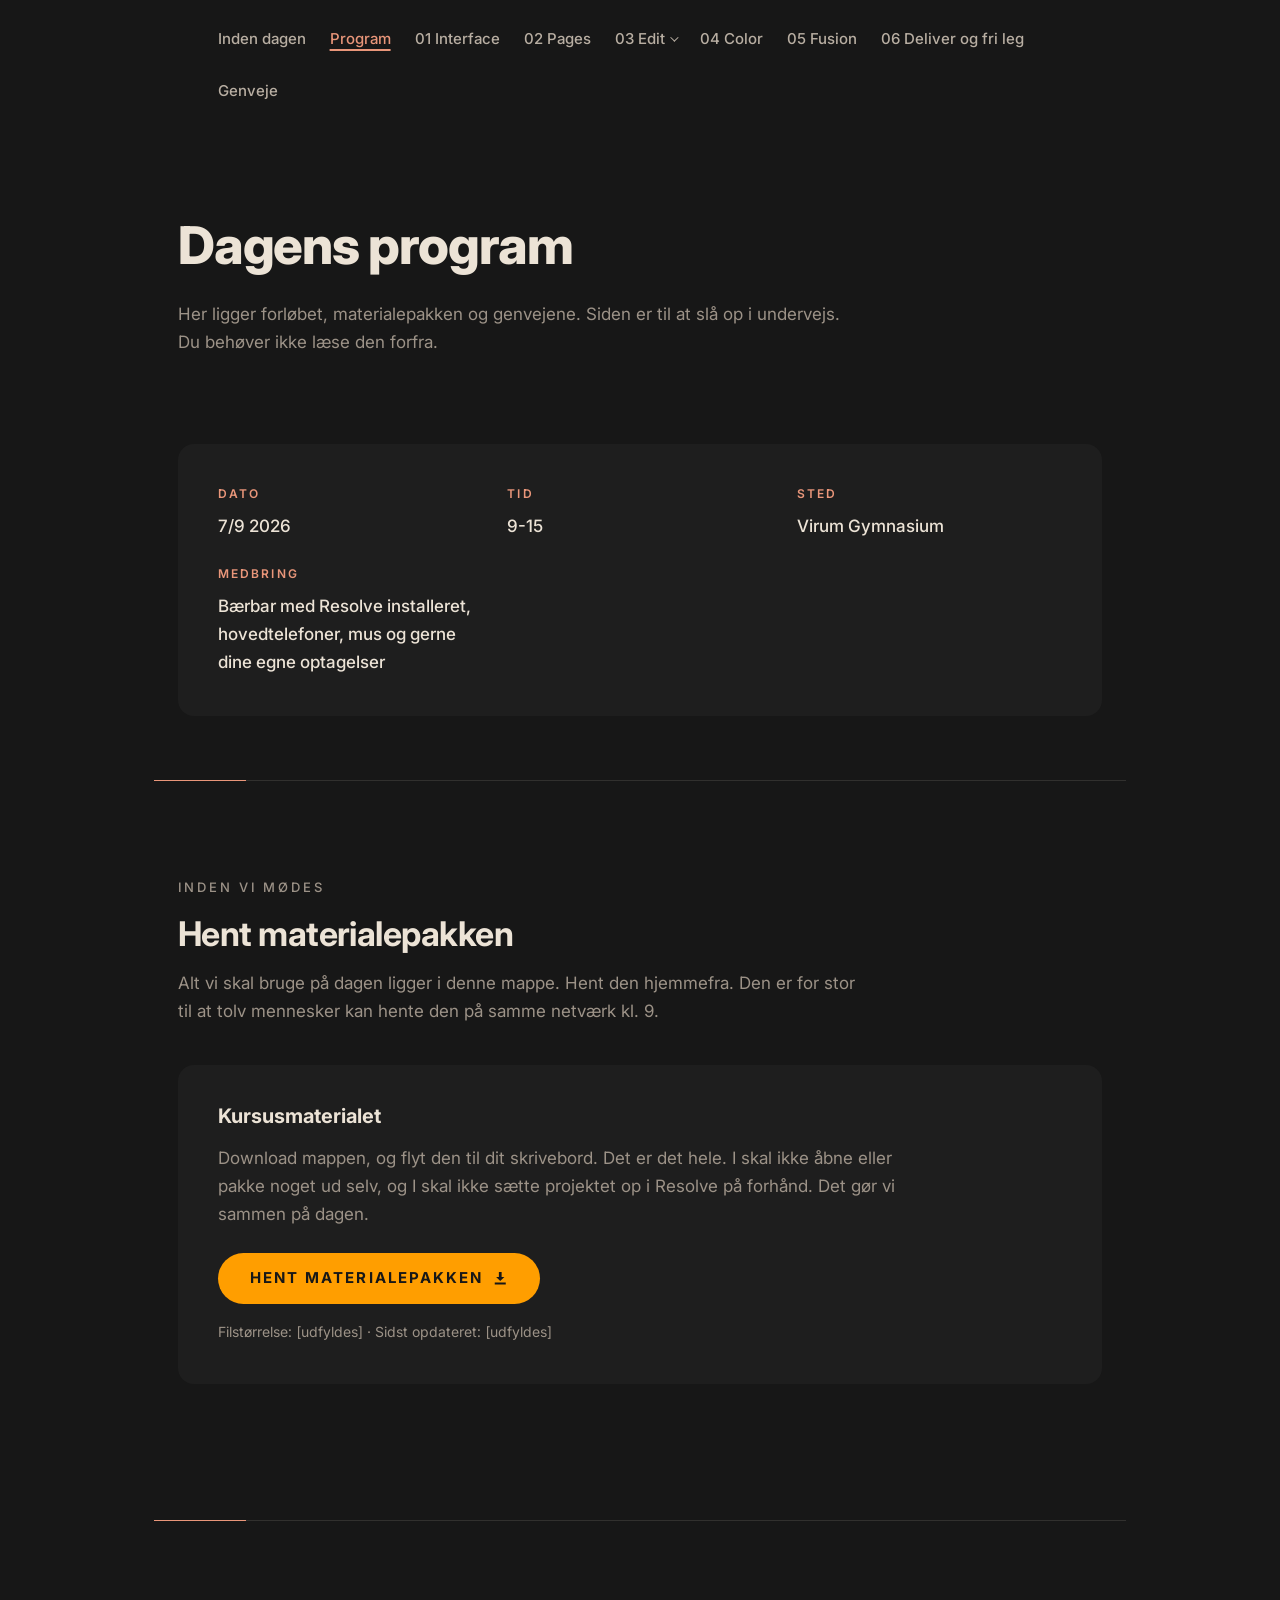
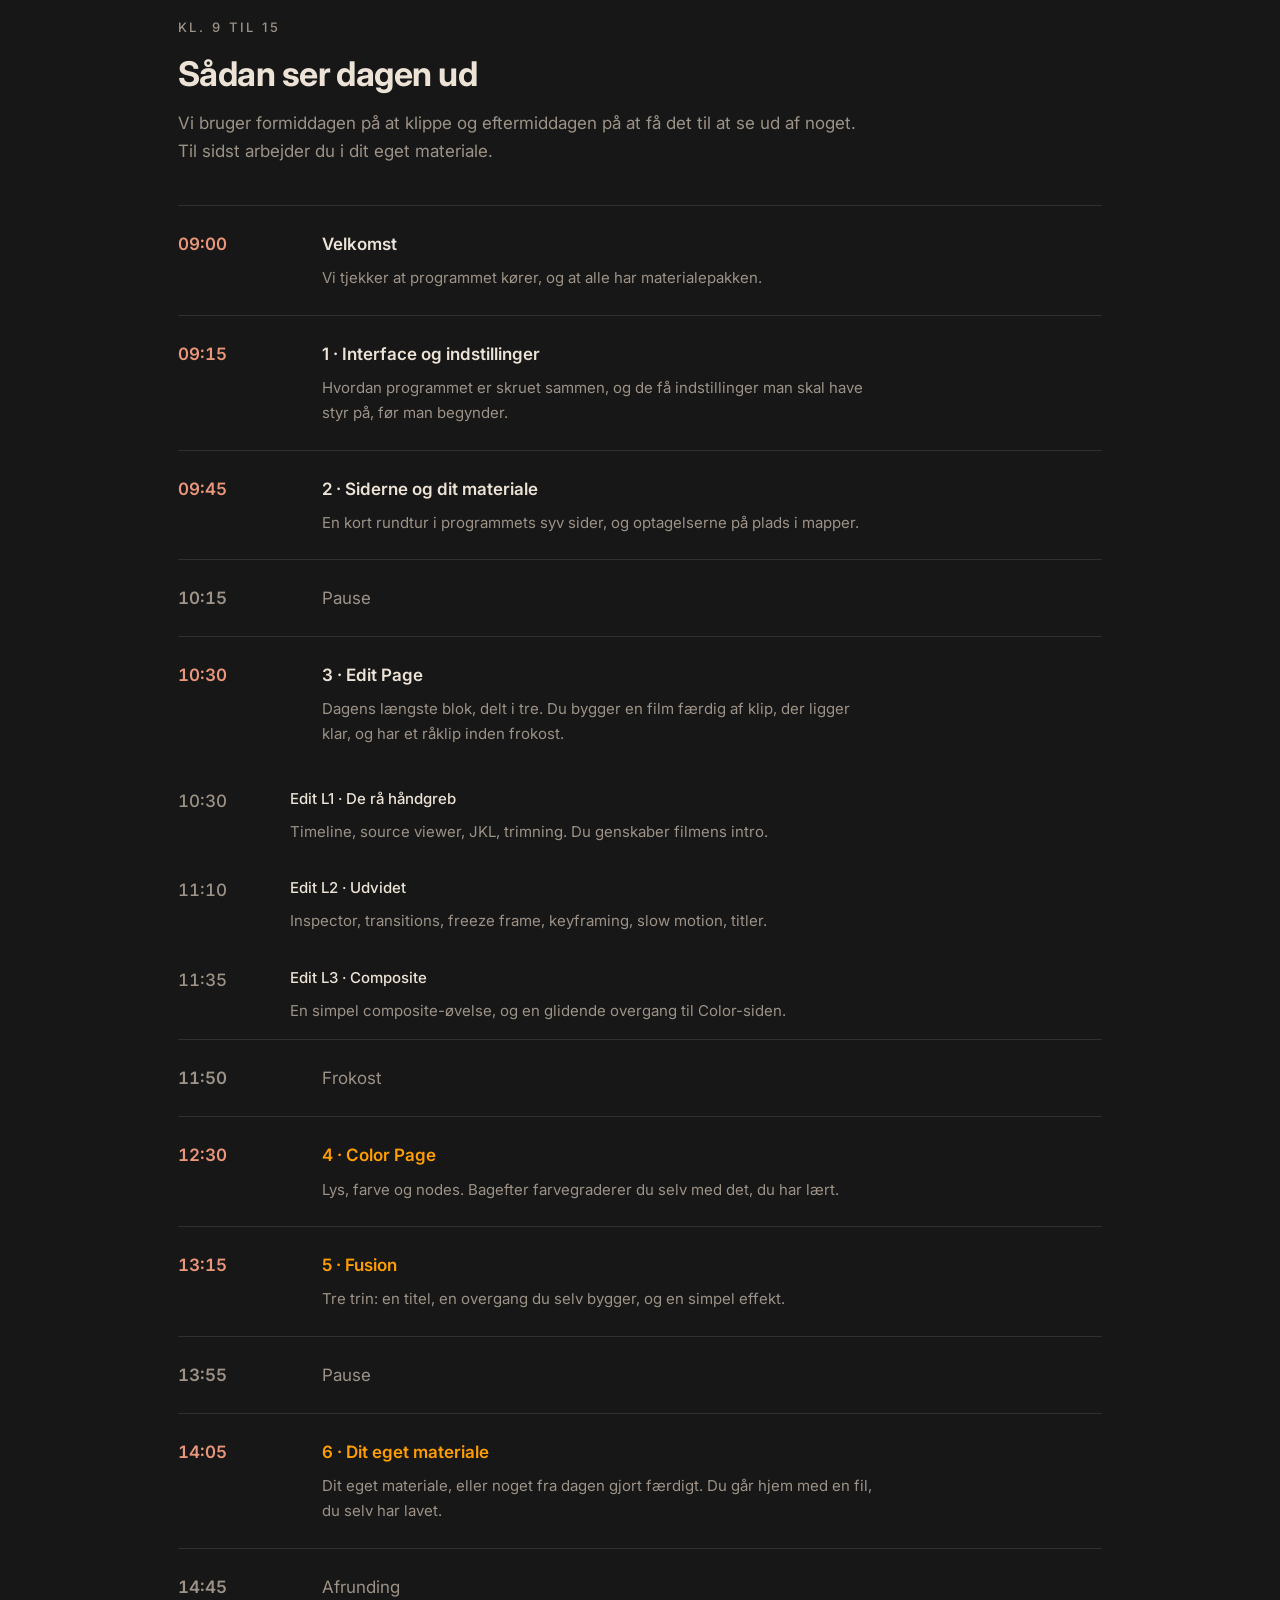
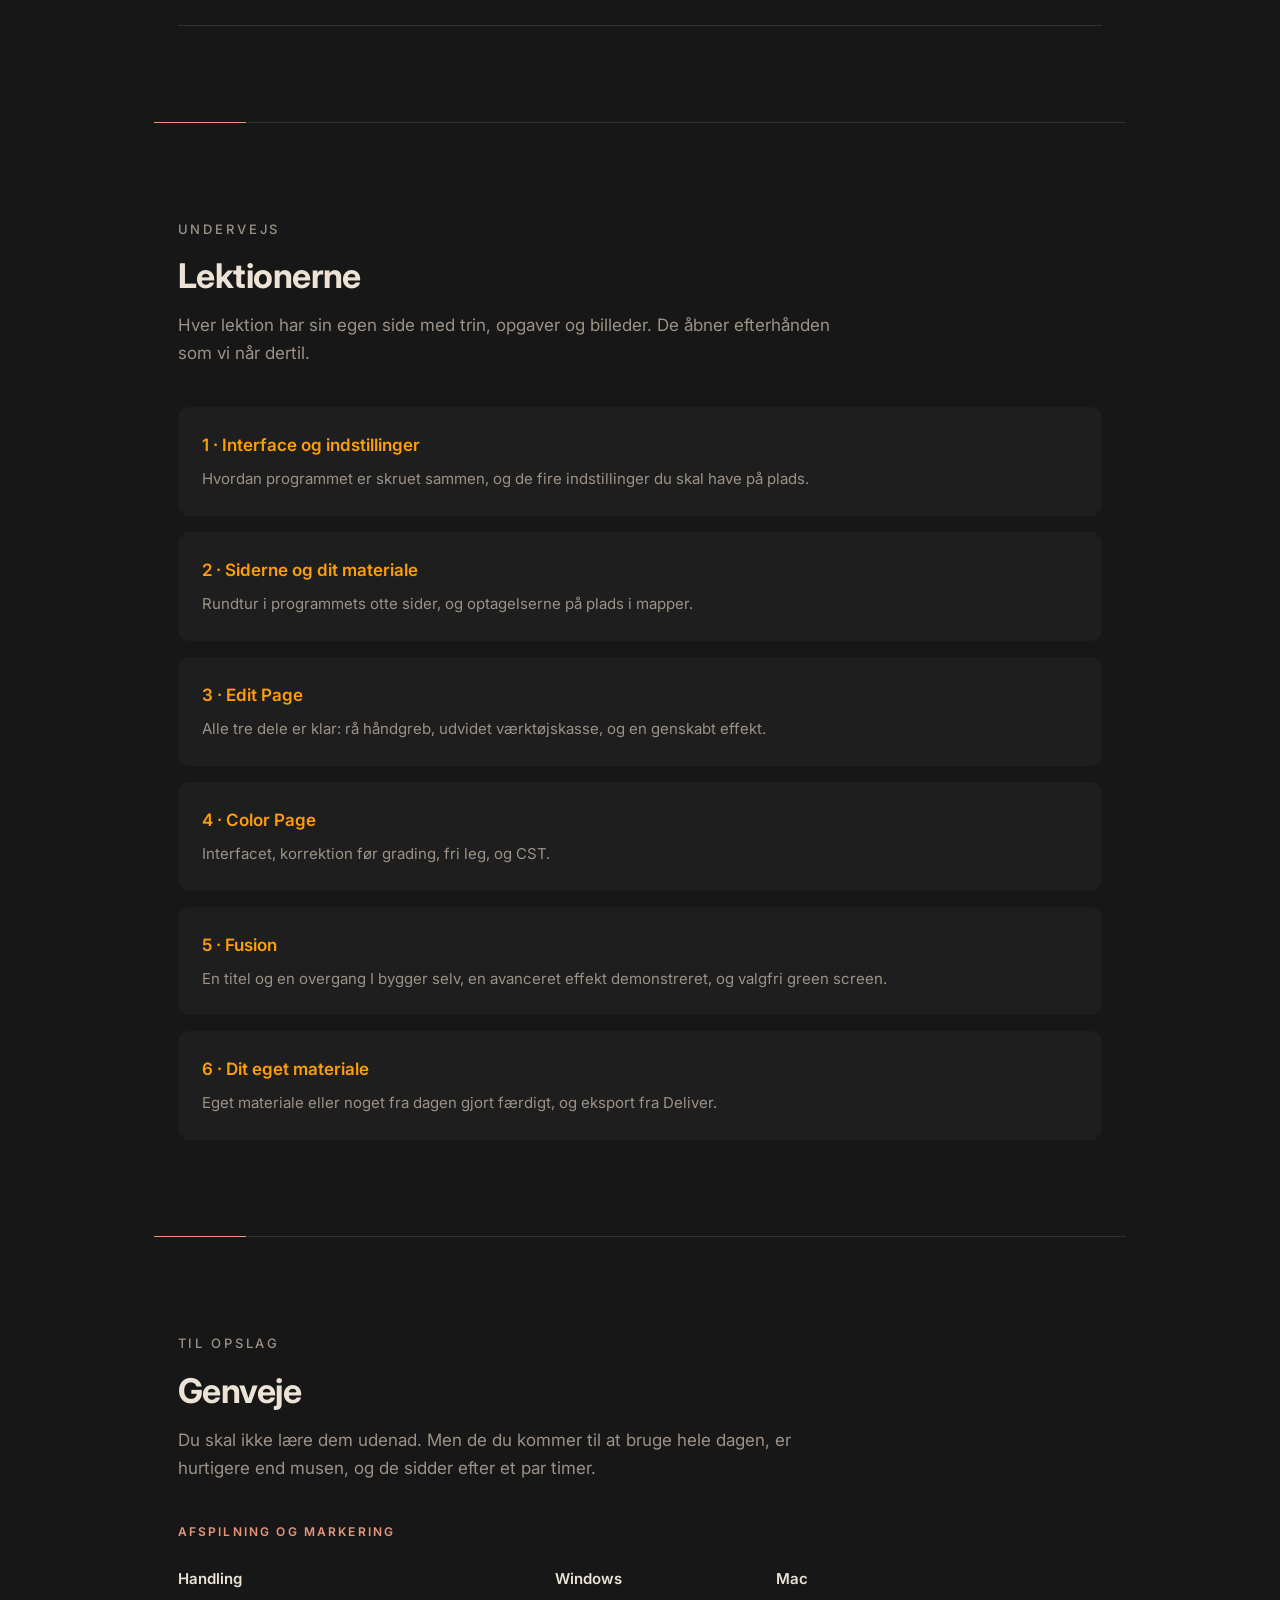
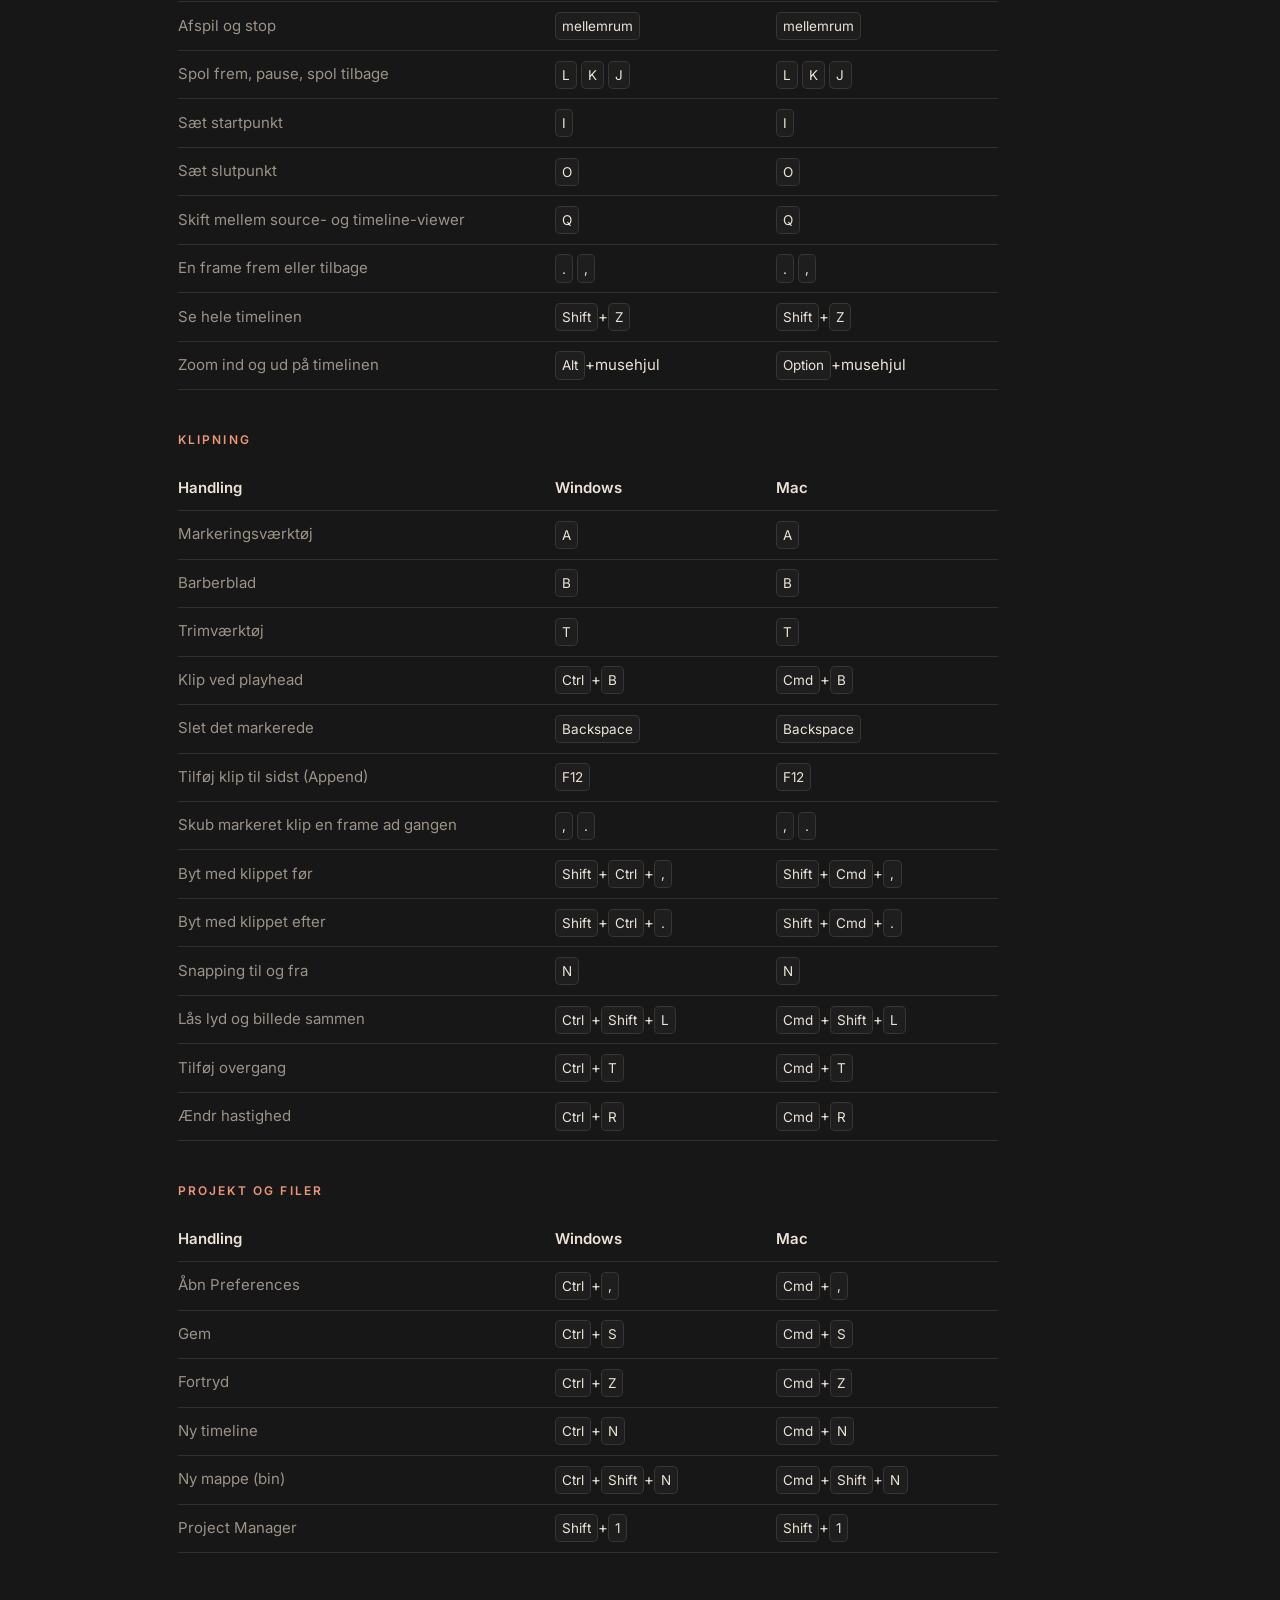
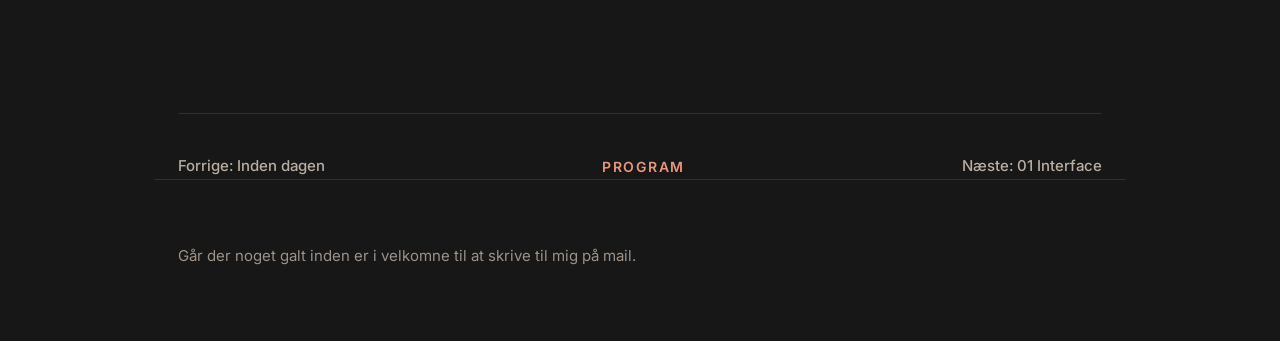
<file: program.html>
<!DOCTYPE html>
<html lang="da">
<head>
<meta charset="utf-8">
<meta name="viewport" content="width=device-width, initial-scale=1">
<title>Dagens program – kursus i DaVinci Resolve</title>
<meta name="description" content="Programmet for kursusdagen, materialepakken til download og de genveje du får brug for undervejs.">
<link rel="preconnect" href="https://fonts.googleapis.com">
<link rel="preconnect" href="https://fonts.gstatic.com" crossorigin>
<link href="https://fonts.googleapis.com/css2?family=Inter:wght@300;400;500;600;700;800&display=swap" rel="stylesheet">
<link rel="stylesheet" href="css/style.css">
</head>
<body>

<a class="skip" href="#program">Spring til programmet</a>

  <nav class="nav" aria-label="Kursets sider">
    <div class="wrap">
    <ul class="nav__list nav__list--desktop">
      <li><a class="nav__link" href="index.html">Inden dagen</a></li>
      <li><a class="nav__link" href="program.html" aria-current="page">Program</a></li>
      <li><a class="nav__link" href="lektion-1-interface.html">01 Interface</a></li>
      <li><a class="nav__link" href="lektion-2-siderne.html">02 Pages</a></li>
      <li>
        <details class="nav__fold">
          <summary>03 Edit</summary>
          <ul class="nav__sub">
            <li><a href="lektion-3-edit.html">Edit L1 · De rå håndgreb</a></li>
            <li><a href="lektion-3-edit-l2.html">Edit L2 · Udvidet</a></li>
            <li><a href="lektion-3-edit-l3.html">Edit L3 · Composite</a></li>
          </ul>
        </details>
      </li>
      <li><a class="nav__link" href="lektion-4-color.html">04 Color</a></li>
      <li><a class="nav__link" href="lektion-5-fusion.html">05 Fusion</a></li>
      <li><a class="nav__link" href="lektion-6-eget-materiale.html">06 Deliver og fri leg</a></li>
      <li><a class="nav__link" href="program.html#genveje">Genveje</a></li>
    </ul>
    <details class="nav__toggle">
      <summary class="nav__toggle-btn">Menu <span class="nav__toggle-current">&middot; Program</span></summary>
      <ul class="nav__list">
        <li><a class="nav__link" href="index.html">Inden dagen</a></li>
        <li><a class="nav__link" href="program.html" aria-current="page">Program</a></li>
        <li><a class="nav__link" href="lektion-1-interface.html">01 Interface</a></li>
        <li><a class="nav__link" href="lektion-2-siderne.html">02 Pages</a></li>
        <li>
          <details class="nav__fold">
            <summary>03 Edit</summary>
            <ul class="nav__sub">
              <li><a href="lektion-3-edit.html">Edit L1 · De rå håndgreb</a></li>
              <li><a href="lektion-3-edit-l2.html">Edit L2 · Udvidet</a></li>
              <li><a href="lektion-3-edit-l3.html">Edit L3 · Composite</a></li>
            </ul>
          </details>
        </li>
        <li><a class="nav__link" href="lektion-4-color.html">04 Color</a></li>
        <li><a class="nav__link" href="lektion-5-fusion.html">05 Fusion</a></li>
        <li><a class="nav__link" href="lektion-6-eget-materiale.html">06 Deliver og fri leg</a></li>
        <li><a class="nav__link" href="program.html#genveje">Genveje</a></li>
      </ul>
    </details>
    </div>
  </nav>

<div class="wrap">
  <header class="pagehead">
    <h1 class="pagehead__title">Dagens program</h1>
    <p class="pagehead__intro">
      Her ligger forløbet, materialepakken og genvejene. Siden er til at slå op i
      undervejs. Du behøver ikke læse den forfra.
    </p>
  </header>

  <section class="facts" aria-label="Praktisk information om kursusdagen">
    <div>
      <p class="facts__key">Dato</p>
      <p class="facts__val">7/9 2026</p>
    </div>
    <div>
      <p class="facts__key">Tid</p>
      <p class="facts__val">9-15</p>
    </div>
    <div>
      <p class="facts__key">Sted</p>
      <p class="facts__val">Virum Gymnasium</p>
    </div>
    <div>
      <p class="facts__key">Medbring</p>
      <p class="facts__val">Bærbar med Resolve installeret, hovedtelefoner, mus og gerne dine egne optagelser</p>
    </div>
  </section>
</div>

<hr class="rule">

<main>

<!-- ===================================================================== -->
<section class="section" id="materiale">
  <div class="wrap">
    <p class="kicker">Inden vi mødes</p>
    <h2 class="section__title">Hent materialepakken</h2>
    <p class="section__intro">
      Alt vi skal bruge på dagen ligger i denne mappe. Hent den hjemmefra. Den er
      for stor til at tolv mennesker kan hente den på samme netværk kl. 9.
    </p>

    <div class="download reveal">
      <h3 class="download__title">Kursusmaterialet</h3>
      <p class="download__body">
        Download mappen, og flyt den til dit skrivebord. Det er det hele. I skal
        ikke åbne eller pakke noget ud selv, og I skal ikke sætte projektet op i
        Resolve på forhånd. Det gør vi sammen på dagen.
      </p>
      <p class="download__action">
        <!-- Google Drive, sendt til kursisterne 2026-09-05. Skiftet to gange
             samme dag: forkert mappe rettet til denne. Tjek med HP før du ændrer
             dette link igen. Se README/materialepakke.md om endelig hosting. -->
        <a class="btn" href="https://drive.google.com/drive/folders/1hRc_smkZdwDLINl12wscRhnhgk6011sm?usp=sharing" target="_blank" rel="noopener">
          Hent materialepakken
          <svg class="btn__icon" viewBox="0 0 24 24" aria-hidden="true"><path d="M12 16l-6-6h4V3h4v7h4l-6 6zm-8 2h16v3H4v-3z"/></svg>
        </a>
      </p>
      <p class="download__meta">Filstørrelse: [udfyldes] · Sidst opdateret: [udfyldes]</p>
    </div>
  </div>
</section>

<hr class="rule">

<!-- ===================================================================== -->
<section class="section" id="program">
  <div class="wrap">
    <p class="kicker">Kl. 9 til 15</p>
    <h2 class="section__title">Sådan ser dagen ud</h2>
    <p class="section__intro">
      Vi bruger formiddagen på at klippe og eftermiddagen på at få det til at se
      ud af noget. Til sidst arbejder du i dit eget materiale.
    </p>

    <ol class="sked reveal">

      <li class="sked__row">
        <span class="sked__time">09:00</span>
        <div>
          <p class="sked__name">Velkomst</p>
          <p class="sked__note">Vi tjekker at programmet kører, og at alle har materialepakken.</p>
        </div>
      </li>

      <li class="sked__row">
        <span class="sked__time">09:15</span>
        <div>
          <p class="sked__name">1 · Interface og indstillinger</p>
          <p class="sked__note">
            Hvordan programmet er skruet sammen, og de få indstillinger man skal have
            styr på, før man begynder.
          </p>
        </div>
      </li>

      <li class="sked__row">
        <span class="sked__time">09:45</span>
        <div>
          <p class="sked__name">2 · Siderne og dit materiale</p>
          <p class="sked__note">
            En kort rundtur i programmets syv sider, og optagelserne på plads i mapper.
          </p>
        </div>
      </li>

      <li class="sked__row sked__row--break">
        <span class="sked__time">10:15</span>
        <div><p class="sked__name">Pause</p></div>
      </li>

      <li class="sked__row">
        <span class="sked__time">10:30</span>
        <div>
          <p class="sked__name">3 · Edit Page</p>
          <p class="sked__note">
            Dagens længste blok, delt i tre. Du bygger en film færdig af klip, der
            ligger klar, og har et råklip inden frokost.
          </p>
        </div>
      </li>

      <li class="sked__row sked__row--sub">
        <span class="sked__time">10:30</span>
        <div>
          <p class="sked__name"><a href="lektion-3-edit.html">Edit L1 · De rå håndgreb</a></p>
          <p class="sked__note">
            Timeline, source viewer, JKL, trimning. Du genskaber filmens intro.
          </p>
        </div>
      </li>

      <li class="sked__row sked__row--sub">
        <span class="sked__time">11:10</span>
        <div>
          <p class="sked__name"><a href="lektion-3-edit-l2.html">Edit L2 · Udvidet</a></p>
          <p class="sked__note">
            Inspector, transitions, freeze frame, keyframing, slow motion, titler.
          </p>
        </div>
      </li>

      <li class="sked__row sked__row--sub">
        <span class="sked__time">11:35</span>
        <div>
          <p class="sked__name"><a href="lektion-3-edit-l3.html">Edit L3 · Composite</a></p>
          <p class="sked__note">
            En simpel composite-øvelse, og en glidende overgang til Color-siden.
          </p>
        </div>
      </li>

      <li class="sked__row sked__row--break">
        <span class="sked__time">11:50</span>
        <div><p class="sked__name">Frokost</p></div>
      </li>

      <li class="sked__row">
        <span class="sked__time">12:30</span>
        <div>
          <p class="sked__name"><a href="lektion-4-color.html">4 · Color Page</a></p>
          <p class="sked__note">
            Lys, farve og nodes. Bagefter farvegraderer du selv med det, du har lært.
          </p>
        </div>
      </li>

      <li class="sked__row">
        <span class="sked__time">13:15</span>
        <div>
          <p class="sked__name"><a href="lektion-5-fusion.html">5 · Fusion</a></p>
          <p class="sked__note">
            Tre trin: en titel, en overgang du selv bygger, og en simpel effekt.
          </p>
        </div>
      </li>

      <li class="sked__row sked__row--break">
        <span class="sked__time">13:55</span>
        <div><p class="sked__name">Pause</p></div>
      </li>

      <li class="sked__row">
        <span class="sked__time">14:05</span>
        <div>
          <p class="sked__name"><a href="lektion-6-eget-materiale.html">6 · Dit eget materiale</a></p>
          <p class="sked__note">
            Dit eget materiale, eller noget fra dagen gjort færdigt. Du går hjem
            med en fil, du selv har lavet.
          </p>
        </div>
      </li>

      <li class="sked__row sked__row--break">
        <span class="sked__time">14:45</span>
        <div><p class="sked__name">Afrunding</p></div>
      </li>

    </ol>
  </div>
</section>

<hr class="rule">

<!-- ===================================================================== -->
<section class="section" id="lektioner">
  <div class="wrap">
    <p class="kicker">Undervejs</p>
    <h2 class="section__title">Lektionerne</h2>
    <p class="section__intro">
      Hver lektion har sin egen side med trin, opgaver og billeder. De åbner
      efterhånden som vi når dertil.
    </p>

    <ol class="lessons reveal">
      <li class="lessons__item">
        <p class="lessons__name"><a href="lektion-1-interface.html">1 · Interface og indstillinger</a></p>
        <p class="lessons__note">Hvordan programmet er skruet sammen, og de fire indstillinger du skal have på plads.</p>
      </li>
      <li class="lessons__item">
        <p class="lessons__name"><a href="lektion-2-siderne.html">2 · Siderne og dit materiale</a></p>
        <p class="lessons__note">Rundtur i programmets otte sider, og optagelserne på plads i mapper.</p>
      </li>
      <li class="lessons__item">
        <p class="lessons__name"><a href="lektion-3-edit.html">3 · Edit Page</a></p>
        <p class="lessons__note">Alle tre dele er klar: rå håndgreb, udvidet værktøjskasse, og en genskabt effekt.</p>
      </li>
      <li class="lessons__item">
        <p class="lessons__name"><a href="lektion-4-color.html">4 · Color Page</a></p>
        <p class="lessons__note">Interfacet, korrektion før grading, fri leg, og CST.</p>
      </li>
      <li class="lessons__item">
        <p class="lessons__name"><a href="lektion-5-fusion.html">5 · Fusion</a></p>
        <p class="lessons__note">En titel og en overgang I bygger selv, en avanceret effekt demonstreret, og valgfri green screen.</p>
      </li>
      <li class="lessons__item">
        <p class="lessons__name"><a href="lektion-6-eget-materiale.html">6 · Dit eget materiale</a></p>
        <p class="lessons__note">Eget materiale eller noget fra dagen gjort færdigt, og eksport fra Deliver.</p>
      </li>
    </ol>
  </div>
</section>

<hr class="rule">

<!-- ===================================================================== -->
<section class="section" id="genveje">
  <div class="wrap">
    <p class="kicker">Til opslag</p>
    <h2 class="section__title">Genveje</h2>
    <p class="section__intro">
      Du skal ikke lære dem udenad. Men de du kommer til at bruge hele dagen, er
      hurtigere end musen, og de sidder efter et par timer.
    </p>

    <div class="keys-scroll">
      <table class="keys">
        <caption>Afspilning og markering</caption>
        <thead>
          <tr><th scope="col">Handling</th><th scope="col">Windows</th><th scope="col">Mac</th></tr>
        </thead>
        <tbody>
          <tr><td>Afspil og stop</td><td><kbd>mellemrum</kbd></td><td><kbd>mellemrum</kbd></td></tr>
          <tr><td>Spol frem, pause, spol tilbage</td><td><kbd>L</kbd> <kbd>K</kbd> <kbd>J</kbd></td><td><kbd>L</kbd> <kbd>K</kbd> <kbd>J</kbd></td></tr>
          <tr><td>Sæt startpunkt</td><td><kbd>I</kbd></td><td><kbd>I</kbd></td></tr>
          <tr><td>Sæt slutpunkt</td><td><kbd>O</kbd></td><td><kbd>O</kbd></td></tr>
          <tr><td>Skift mellem source- og timeline-viewer</td><td><kbd>Q</kbd></td><td><kbd>Q</kbd></td></tr>
          <tr><td>En frame frem eller tilbage</td><td><kbd>.</kbd> <kbd>,</kbd></td><td><kbd>.</kbd> <kbd>,</kbd></td></tr>
          <tr><td>Se hele timelinen</td><td><kbd>Shift</kbd>+<kbd>Z</kbd></td><td><kbd>Shift</kbd>+<kbd>Z</kbd></td></tr>
          <tr><td>Zoom ind og ud på timelinen</td><td><kbd>Alt</kbd>+musehjul</td><td><kbd>Option</kbd>+musehjul</td></tr>
        </tbody>
      </table>
    </div>

    <div class="keys-scroll">
      <table class="keys">
        <caption>Klipning</caption>
        <thead>
          <tr><th scope="col">Handling</th><th scope="col">Windows</th><th scope="col">Mac</th></tr>
        </thead>
        <tbody>
          <tr><td>Markeringsværktøj</td><td><kbd>A</kbd></td><td><kbd>A</kbd></td></tr>
          <tr><td>Barberblad</td><td><kbd>B</kbd></td><td><kbd>B</kbd></td></tr>
          <tr><td>Trimværktøj</td><td><kbd>T</kbd></td><td><kbd>T</kbd></td></tr>
          <tr><td>Klip ved playhead</td><td><kbd>Ctrl</kbd>+<kbd>B</kbd></td><td><kbd>Cmd</kbd>+<kbd>B</kbd></td></tr>
          <tr><td>Slet det markerede</td><td><kbd>Backspace</kbd></td><td><kbd>Backspace</kbd></td></tr>
          <tr><td>Tilføj klip til sidst (Append)</td><td><kbd>F12</kbd></td><td><kbd>F12</kbd></td></tr>
          <tr><td>Skub markeret klip en frame ad gangen</td><td><kbd>,</kbd> <kbd>.</kbd></td><td><kbd>,</kbd> <kbd>.</kbd></td></tr>
          <tr><td>Byt med klippet før</td><td><kbd>Shift</kbd>+<kbd>Ctrl</kbd>+<kbd>,</kbd></td><td><kbd>Shift</kbd>+<kbd>Cmd</kbd>+<kbd>,</kbd></td></tr>
          <tr><td>Byt med klippet efter</td><td><kbd>Shift</kbd>+<kbd>Ctrl</kbd>+<kbd>.</kbd></td><td><kbd>Shift</kbd>+<kbd>Cmd</kbd>+<kbd>.</kbd></td></tr>
          <tr><td>Snapping til og fra</td><td><kbd>N</kbd></td><td><kbd>N</kbd></td></tr>
          <tr><td>Lås lyd og billede sammen</td><td><kbd>Ctrl</kbd>+<kbd>Shift</kbd>+<kbd>L</kbd></td><td><kbd>Cmd</kbd>+<kbd>Shift</kbd>+<kbd>L</kbd></td></tr>
          <tr><td>Tilføj overgang</td><td><kbd>Ctrl</kbd>+<kbd>T</kbd></td><td><kbd>Cmd</kbd>+<kbd>T</kbd></td></tr>
          <tr><td>Ændr hastighed</td><td><kbd>Ctrl</kbd>+<kbd>R</kbd></td><td><kbd>Cmd</kbd>+<kbd>R</kbd></td></tr>
        </tbody>
      </table>
    </div>

    <div class="keys-scroll">
      <table class="keys">
        <caption>Projekt og filer</caption>
        <thead>
          <tr><th scope="col">Handling</th><th scope="col">Windows</th><th scope="col">Mac</th></tr>
        </thead>
        <tbody>
          <tr><td>Åbn Preferences</td><td><kbd>Ctrl</kbd>+<kbd>,</kbd></td><td><kbd>Cmd</kbd>+<kbd>,</kbd></td></tr>
          <tr><td>Gem</td><td><kbd>Ctrl</kbd>+<kbd>S</kbd></td><td><kbd>Cmd</kbd>+<kbd>S</kbd></td></tr>
          <tr><td>Fortryd</td><td><kbd>Ctrl</kbd>+<kbd>Z</kbd></td><td><kbd>Cmd</kbd>+<kbd>Z</kbd></td></tr>
          <tr><td>Ny timeline</td><td><kbd>Ctrl</kbd>+<kbd>N</kbd></td><td><kbd>Cmd</kbd>+<kbd>N</kbd></td></tr>
          <tr><td>Ny mappe (bin)</td><td><kbd>Ctrl</kbd>+<kbd>Shift</kbd>+<kbd>N</kbd></td><td><kbd>Cmd</kbd>+<kbd>Shift</kbd>+<kbd>N</kbd></td></tr>
          <tr><td>Project Manager</td><td><kbd>Shift</kbd>+<kbd>1</kbd></td><td><kbd>Shift</kbd>+<kbd>1</kbd></td></tr>
        </tbody>
      </table>
    </div>
  </div>
</section>

</main>

<!-- ===================================================================== -->
<div class="wrap">
  <nav class="lesson-nav" aria-label="Mellem sider">
    <a class="nav__link" href="index.html">Forrige: Inden dagen</a>
    <span class="lesson-nav__where">Program</span>
    <a class="nav__link" href="lektion-1-interface.html">Næste: 01 Interface</a>
  </nav>
</div>

<!-- ===================================================================== -->
<footer class="footer">
  <div class="wrap">
    <p>
      Går der noget galt inden er i velkomne til at skrive til mig på mail.
    </p>
  </div>
</footer>

</body>
</html>
</file>
<file: css/style.css>
/* ==========================================================================
   Fra redigering til færdig film – onboarding før kursusdagen.

   Én side, fem sektioner, ingen navigation. Kursisten skal kunne installere
   programmet og lave sine lektier uden at træffe et eneste valg om hvor på
   siden man skal hen.

   Amber betyder handling og intet andet. Rust strukturerer: trin-numre,
   annotationer, skillelinjer. Ingen af dem bruges som store flader.
   ========================================================================== */

:root {
  --bg:       #171717;
  --surface:  #1e1e1e;
  --petrol:   #0E3D42;

  --amber:    #FF9E00;   /* 8,66:1 mod --bg · primær accent, kun handling */
  --rust:     #E9967A;   /* 7,78:1 mod --bg · sekundær, kun struktur */

  --ink:      #ece3d6;   /* 14,11:1 mod --bg */
  --ink-dim:  #9c9287;   /*  5,87:1 mod --bg */
  --ink-soft: #b8aea2;   /*  5,45:1 mod --petrol · kickeren i hero står på
                            cirklen, hvor --ink-dim kun når 3,9:1 */

  --line:     rgba(236, 227, 214, 0.12);

  --font: "Inter", system-ui, -apple-system, "Segoe UI", sans-serif;
  --ease: cubic-bezier(0.22, 1, 0.36, 1);

  /* Én afstandsskala. Alt lodret rytme er et af disse tal. */
  --s1: 0.5rem;
  --s2: 1rem;
  --s3: 1.5rem;
  --s4: 2.5rem;
  --s5: 4rem;
  --s6: 6rem;

  --measure: 62ch;    /* maks linjelængde på brødtekst */
  --wrap: 1100px;     /* tekstspaltens bredde inde i skallen */

  /* Skallen er hele sidens bredde: hero, skillelinjer og footer-kant med.
     Cirka 3/4 af skærmen. Bunden på 680px undgår et spring lige over
     mobil-brydepunktet, loftet holder den fra at løbe løbsk på brede skærme. */
  --shell: clamp(680px, 76vw, 1500px);
}

*, *::before, *::after { box-sizing: border-box; }

html { scroll-behavior: smooth; }
@media (prefers-reduced-motion: reduce) {
  html { scroll-behavior: auto; }
}

body {
  margin: 0;
  background: var(--bg);
  color: var(--ink);
  font-family: var(--font);
  font-size: clamp(1rem, 0.96rem + 0.2vw, 1.0625rem);
  line-height: 1.65;
  -webkit-font-smoothing: antialiased;
}

img { max-width: 100%; height: auto; display: block; }

.wrap {
  width: min(100% - 2 * var(--s3), var(--wrap));
  margin-inline: auto;
}

/* På desktop trækkes hele siden ind i en centreret spalte, så heroen,
   skillelinjerne og footer-kanten stopper samme sted i stedet for at løbe
   ud i vinduskanten. På telefon fylder siden fortsat hele bredden. */
@media (min-width: 721px) {
  body {
    width: var(--shell);
    margin-inline: auto;
  }
}

/* Skip-link: første tabstop, usynlig indtil den får fokus. */
.skip {
  position: absolute;
  left: var(--s2);
  top: -4rem;
  z-index: 10;
  padding: var(--s1) var(--s3);
  background: var(--amber);
  color: var(--bg);
  font-weight: 600;
  border-radius: 999px;
  transition: top 0.15s var(--ease);
}
.skip:focus { top: var(--s2); }

/* --------------------------------------------------------------------------
   Typografi
   -------------------------------------------------------------------------- */

h1, h2, h3 { line-height: 1.15; margin: 0; text-wrap: balance; }

.kicker {
  margin: 0 0 var(--s2);
  font-size: 0.8125rem;
  font-weight: 500;
  letter-spacing: 0.22em;
  text-transform: uppercase;
  color: var(--ink-dim);
}

.hero .kicker { color: var(--ink-soft); }

.section__title {
  font-size: clamp(1.5rem, 1.2rem + 1.5vw, 2.125rem);
  font-weight: 700;
  letter-spacing: -0.015em;
}

.section__intro {
  max-width: var(--measure);
  margin: var(--s2) 0 0;
  color: var(--ink-dim);
}

.section { padding-block: var(--s6); }

/* Første skærmbillede skal indeholde heroen og de praktiske oplysninger og
   ikke mere end det: ser man begyndelsen på næste sektion, ser man en opgave
   man endnu ikke har fået at vide man skal løse. Afstanden er sat i vh frem
   for px, fordi hele pointen afhænger af skærmens højde. */
#installer { padding-top: clamp(var(--s6), 34vh, 30rem); }

a { color: var(--amber); text-underline-offset: 0.2em; }
a:hover { color: var(--ink); }

/* Én fokusmarkering på hele siden, så tastaturbrugere altid ved hvor de er. */
:focus-visible {
  outline: 3px solid var(--amber);
  outline-offset: 3px;
  border-radius: 4px;
}

/* --------------------------------------------------------------------------
   Knap – sidens eneste handlingsform
   -------------------------------------------------------------------------- */

.btn {
  display: inline-flex;
  align-items: center;
  gap: var(--s1);
  padding: 0.85rem 2rem;
  background: var(--amber);
  color: var(--bg);
  font-size: 0.9375rem;
  font-weight: 700;
  letter-spacing: 0.14em;
  text-transform: uppercase;
  text-decoration: none;
  border-radius: 999px;
  transition: transform 0.18s var(--ease), box-shadow 0.18s var(--ease);
}
.btn:hover {
  color: var(--bg);
  transform: translateY(-2px);
  box-shadow: 0 8px 22px rgba(255, 158, 0, 0.28);
}
.btn:active { transform: translateY(0); }

.btn__icon { width: 1.1em; height: 1.1em; fill: currentColor; }

/* --------------------------------------------------------------------------
   Navigation

   Siden var oprindeligt en onepager uden navigation. Den begrundelse holdt så
   længe der kun var én side; med program- og lektionssider ville fraværet af
   navigation være en blindgyde, ikke en forenkling.

   Farven er --ink-soft og ikke --ink-dim. På forsiden ligger linjen oven på
   heroen, og på lave skærme kan petroleum-cirklens overkant nå op under den.
   --ink-soft er det ene token der klarer AA mod både --bg og --petrol.

   Aktiv side markeres i rust, ikke amber: "hvor du er" er struktur, ikke en
   handling. Amber ejer fortsat kun det, der beder om et klik.
   -------------------------------------------------------------------------- */

.nav__list {
  display: flex;
  flex-wrap: wrap;
  gap: var(--s3);
  list-style: none;
  margin: 0;
  padding-block: var(--s3);
}

.nav__link {
  color: var(--ink-soft);
  font-size: 0.9375rem;
  font-weight: 500;
  text-decoration: none;
}
.nav__link:hover { color: var(--ink); text-decoration: underline; }

.nav__link[aria-current="page"] {
  color: var(--rust);
  text-decoration: underline;
  text-underline-offset: 0.35em;
  text-decoration-thickness: 2px;
}

/* På forsiden lægger linjen sig oven på heroen i stedet for at skubbe den ned.
   Ellers skrider beregningen af første skærmbillede længere nede. */
.hero .nav {
  position: absolute;
  inset: 0 0 auto;
  z-index: 5;
}

/* --------------------------------------------------------------------------
   Hero
   -------------------------------------------------------------------------- */

.hero {
  position: relative;
  display: grid;
  place-items: center;
  min-height: min(88vh, 780px);
  /* Mere luft over end under: kompositionen har sin vægt lavt, fordi
     kameraets stativ trækker nedad, så symmetrisk padding ville se
     topmast ud. Toppen er sat i vh, så høje skærme får den luft, de
     har plads til. */
  padding-block: clamp(var(--s5), 11vh, 10rem) var(--s5);
  overflow: hidden;
}

.hero__stage {
  position: relative;
  width: min(100% - 2 * var(--s3), 980px);
  display: grid;
  place-items: center;
}

/* Petroleum-cirklen er et element, ikke et billede: skarp i alle størrelser
   og fri til at blive en ellipse når skærmen bliver smal. */
.hero__circle {
  grid-area: 1 / 1;
  position: relative;
  width: min(80vw, 660px);
  aspect-ratio: 1;
  background: var(--petrol);
  border-radius: 50%;
  transform: translateX(-8%);
}

.hero__content {
  grid-area: 1 / 1;
  position: relative;
  z-index: 2;
  text-align: center;
  /* Tekstblokken sidder lavere end cirklens midte, så figuren får plads
     foroven: det er kompositionen fra mockuppen. */
  transform: translate(-8%, 13%);
}

.hero__title {
  font-size: clamp(2rem, 1rem + 5.6vw, 4.25rem);
  letter-spacing: -0.01em;
  text-transform: uppercase;
  color: var(--amber);
}
.hero__line { display: block; white-space: nowrap; }
/* Mockuppens vægtskift: let optakt, tungt nøgleord. */
.hero__light { font-weight: 300; }
.hero__heavy { font-weight: 800; }

.hero__cta { margin-top: var(--s4); }

/* Figurerne er dekoration. De bærer ingen information, så de er skjult for
   skærmlæsere, og siden skal stå fuldt læsbar uden dem. */
.hero__fig {
  position: absolute;
  z-index: 3;
  pointer-events: none;
  user-select: none;
}

/* Målt i procent af cirklen, ikke af scenen, så figuren bliver siddende
   det rigtige sted i kompositionen uanset skærmbredde. */
.hero__fig--nosferatu {
  width: 30%;
  top: 1%;
  left: 21%;
  /* Eksporten har en hård underkant; mockuppens udtoning laves her,
     så billedfilen kan blive ved med at være ren. */
  -webkit-mask-image: linear-gradient(to bottom, #000 55%, transparent 90%);
  mask-image: linear-gradient(to bottom, #000 55%, transparent 90%);
}

.hero__fig--kamera {
  width: min(34vw, 300px);
  right: -2%;
  bottom: 2%;
}

/* --------------------------------------------------------------------------
   Skillelinje – et ekko af en timeline. Ren dekoration, aldrig klikbar.
   -------------------------------------------------------------------------- */

.rule {
  position: relative;
  height: 1px;
  background: var(--line);
  border: 0;
  margin: 0;
}
.rule::after {
  content: "";
  position: absolute;
  inset-block: -2px;
  left: 0;
  width: 92px;
  background: var(--rust);
  border-radius: 2px;
}

@supports (animation-timeline: view()) {
  @media (prefers-reduced-motion: no-preference) {
    .rule::after {
      animation: slide-clip linear both;
      animation-timeline: view();
      animation-range: entry 10% cover 45%;
    }
    @keyframes slide-clip {
      from { transform: translateX(0); }
      to   { transform: translateX(320px); }
    }
  }
}

/* --------------------------------------------------------------------------
   Praktisk stribe
   -------------------------------------------------------------------------- */

.facts {
  display: grid;
  grid-template-columns: repeat(auto-fit, minmax(200px, 1fr));
  gap: var(--s3);
  padding: var(--s4);
  margin-block: var(--s5);
  background: var(--surface);
  border-radius: 16px;
}

.facts__key {
  margin: 0 0 var(--s1);
  font-size: 0.75rem;
  font-weight: 600;
  letter-spacing: 0.18em;
  text-transform: uppercase;
  color: var(--rust);
}
.facts__val { margin: 0; font-weight: 500; }

/* --------------------------------------------------------------------------
   Trin – bruges til både installation og lektier
   -------------------------------------------------------------------------- */

.steps {
  list-style: none;
  counter-reset: step;
  margin: var(--s4) 0 0;
  padding: 0;
  display: grid;
  gap: var(--s4);
}

.step {
  counter-increment: step;
  display: grid;
  grid-template-columns: 3rem 1fr;
  gap: var(--s3);
  align-items: start;
}

/* Tallet er rust, ikke amber: det ordner rækkefølgen, men beder ikke om et klik. */
.step::before {
  content: counter(step, decimal-leading-zero);
  font-size: 1.25rem;
  font-weight: 700;
  font-variant-numeric: tabular-nums;
  color: var(--rust);
  line-height: 1.35;
}

.step__title {
  margin: 0 0 var(--s1);
  font-size: 1.1875rem;
  font-weight: 700;
}
.step__body { margin: 0; max-width: var(--measure); color: var(--ink-dim); }
.step__body + .step__body { margin-top: var(--s2); }
.step__body strong { color: var(--ink); font-weight: 600; }

.step__action { margin-top: var(--s3); }

.tag {
  display: inline-block;
  margin-left: var(--s1);
  padding: 0.15rem 0.6rem;
  font-size: 0.6875rem;
  font-weight: 600;
  letter-spacing: 0.12em;
  text-transform: uppercase;
  color: var(--rust);
  border: 1px solid currentColor;
  border-radius: 999px;
  vertical-align: 0.2em;
}

/* --------------------------------------------------------------------------
   Screenshots med annotationer
   -------------------------------------------------------------------------- */

.shot {
  margin: var(--s4) 0 0;
  max-width: 760px;
}

/* Til billeder der er meget bredere end de er høje. 760 px er rigtigt for de
   nogenlunde kvadratiske dialogbilleder, men gør en 1800x62 bundlinje til en
   streg. Denne variant giver hele tekstspalten. */
.shot--wide { max-width: none; }

.shot__frame {
  position: relative;
  border: 1px solid var(--line);
  border-radius: 10px;
  overflow: hidden;
}

/* Annotationerne ligger som SVG oven på billedet frem for at være brændt ind
   i filen: de forbliver skarpe og kan rettes uden billedredigering. */
.shot__marks {
  position: absolute;
  inset: 0;
  width: 100%;
  height: 100%;
  pointer-events: none;
}
.shot__marks .ring {
  fill: none;
  stroke: var(--rust);
  stroke-width: 6;
}
.shot__marks .box {
  fill: none;
  stroke: var(--rust);
  stroke-width: 6;
  stroke-dasharray: 14 12;
}

.shot__caption {
  margin: var(--s2) 0 0;
  font-size: 0.875rem;
  color: var(--ink-dim);
}

/* --------------------------------------------------------------------------
   Inspiration
   -------------------------------------------------------------------------- */

.film { margin: var(--s4) 0 0; max-width: 760px; }
.film video {
  width: 100%;
  height: auto;
  display: block;
  border-radius: 10px;
  background: #000;
}
.film figcaption {
  margin-top: var(--s2);
  font-size: 0.875rem;
  color: var(--ink-dim);
}

/* --------------------------------------------------------------------------
   Footer
   -------------------------------------------------------------------------- */

.footer {
  padding-block: var(--s5);
  border-top: 1px solid var(--line);
  color: var(--ink-dim);
  font-size: 0.9375rem;
}
.footer p { margin: 0 0 var(--s1); max-width: var(--measure); }

/* --------------------------------------------------------------------------
   Indtoning ved scroll
   -------------------------------------------------------------------------- */

@supports (animation-timeline: view()) {
  @media (prefers-reduced-motion: no-preference) {
    .reveal {
      animation: rise linear both;
      animation-timeline: view();
      animation-range: entry 0% entry 60%;
    }
    @keyframes rise {
      from { opacity: 0; transform: translateY(24px); }
      to   { opacity: 1; transform: none; }
    }
  }
}

/* --------------------------------------------------------------------------
   Smalle skærme. Linket kommer fra en mail, så telefonen er hovedsagen.
   -------------------------------------------------------------------------- */

@media (max-width: 720px) {
  :root { --s5: 3rem; --s6: 4rem; }

  /* Topvattet ekstra, så den absolut placerede Menu-knap (se .nav__toggle
     længere nede) ikke klipper ind i kicker-teksten under sig. */
  .hero { min-height: auto; padding-block: var(--s5); padding-top: 4.75rem; }

  /* Gitteroverlejringen giver ikke mening på en smal skærm. Cirklen bliver en
     baggrundsform bag teksten, og kameraet lægger sig under overskriften i
     normalt flow i stedet for at klemme den. */
  .hero__stage {
    display: flex;
    flex-direction: column;
    align-items: center;
    text-align: center;
  }

  /* Forankret til toppen frem for midten, så cirklen omslutter tekstblokken
     og ikke skærer gennem overskriften. */
  .hero__circle {
    position: absolute;
    top: 0;
    left: 50%;
    width: min(124vw, 520px);
    transform: translate(-50%, -18%);
  }

  .hero__content { order: 1; transform: none; }
  .hero__line { white-space: normal; }

  /* Nosferatu falder væk: for lille til at læses som en figur på telefon. */
  .hero__fig--nosferatu { display: none; }

  /* relative frem for static, så z-index stadig holder kameraet foran cirklen. */
  .hero__fig--kamera {
    order: 2;
    position: relative;
    inset: auto;
    width: min(50vw, 180px);
    margin-top: var(--s4);
  }

  .facts { padding: var(--s3); }
  .step { grid-template-columns: 2.25rem 1fr; gap: var(--s2); }
}

/* ==========================================================================
   INDERSIDER – program og lektioner
   Alt herunder bruges ikke på forsiden. Forsiden er fortsat en onepager uden
   navigation; indersiderne er opslagsværk man vender tilbage til på dagen.
   ========================================================================== */

/* --------------------------------------------------------------------------
   Sidehoved. Ingen hero: man er kommet hertil med et ærinde.
   -------------------------------------------------------------------------- */

.pagehead { padding-block: var(--s5) var(--s3); }

.pagehead__back {
  display: inline-flex;
  align-items: center;
  gap: 0.4em;
  font-size: 0.9375rem;
  font-weight: 500;
  text-decoration: none;
}
.pagehead__back::before { content: "\2190"; }
.pagehead__back:hover { text-decoration: underline; }

.pagehead__title {
  margin: var(--s3) 0 0;
  font-size: clamp(2rem, 5vw, 3.25rem);
  font-weight: 800;
  letter-spacing: -0.02em;
}
.pagehead__intro {
  margin: var(--s3) 0 0;
  max-width: var(--measure);
  color: var(--ink-dim);
  font-size: 1.0625rem;
}

/* --------------------------------------------------------------------------
   Dagens program. Ikke en tabel: rækkerne skal kunne reflowe på en telefon,
   og tid + navn hører sammen som ét udsagn, ikke som to celler.
   -------------------------------------------------------------------------- */

.sked { list-style: none; margin: var(--s4) 0 0; padding: 0; }

.sked__row {
  display: grid;
  grid-template-columns: 7.5rem 1fr;
  gap: var(--s3);
  padding-block: var(--s3);
  border-top: 1px solid var(--line);
}
.sked__row:last-child { border-bottom: 1px solid var(--line); }

.sked__time {
  color: var(--rust);
  font-weight: 600;
  font-variant-numeric: tabular-nums;
}

.sked__name { margin: 0; font-size: 1.0625rem; font-weight: 600; }
.sked__name a { text-decoration: none; }
.sked__name a:hover { text-decoration: underline; }

/* Underordnet linje, til Edit L1/L2/L3 under selve Edit-blokken. Mindre luft,
   ingen øverste streg, og navnet er ikke fremhævet, så de læses som en del af
   blokken ovenfor og ikke som selvstændige punkter på linje med resten. */
.sked__row--sub {
  padding-block: var(--s2);
  border-top: none;
  grid-template-columns: 5.5rem 1fr;
}
.sked__row--sub .sked__name { font-size: 0.9375rem; font-weight: 500; color: var(--ink-dim); }
.sked__row--sub .sked__name a { color: var(--ink); }
.sked__row--sub .sked__time { font-weight: 500; color: var(--ink-dim); }

.sked__note {
  margin: var(--s1) 0 0;
  max-width: var(--measure);
  color: var(--ink-dim);
  font-size: 0.9375rem;
}

/* Pauser skal kunne springes over med øjet. */
.sked__row--break .sked__name { font-weight: 400; color: var(--ink-dim); }
.sked__row--break .sked__time { color: var(--ink-dim); }

/* --------------------------------------------------------------------------
   Materialepakken
   -------------------------------------------------------------------------- */

.download {
  margin-block: var(--s4);
  padding: var(--s4);
  background: var(--surface);
  border-radius: 16px;
}
.download__title { margin: 0; font-size: 1.25rem; font-weight: 700; }
.download__body {
  margin: var(--s2) 0 0;
  max-width: var(--measure);
  color: var(--ink-dim);
}
.download__action { margin: var(--s3) 0 0; }
.download__meta {
  margin: var(--s2) 0 0;
  font-size: 0.875rem;
  color: var(--ink-dim);
  font-variant-numeric: tabular-nums;
}

/* --------------------------------------------------------------------------
   Genvejstabeller. Her er tabel det rigtige: tre parallelle kolonner der
   skal kunne sammenlignes vandret. Derfor scroller den i stedet for at reflowe.
   -------------------------------------------------------------------------- */

.keys-scroll { overflow-x: auto; margin-top: var(--s4); }

/* table-layout: fixed er det der får de tre tabeller til at flugte. Uden den
   beregner hver tabel sin egen kolonnebredde ud fra sit eget indhold, og
   Windows-kolonnen lander tre forskellige steder ned gennem siden.
   min-width udløser vandret scroll i .keys-scroll på smalle skærme frem for at
   presse tastekombinationerne sammen. */
.keys {
  width: 100%;
  min-width: 620px;
  max-width: 820px;
  table-layout: fixed;
  border-collapse: collapse;
  font-size: 0.9375rem;
}
.keys th:nth-child(1) { width: 46%; }
.keys th:nth-child(2),
.keys th:nth-child(3) { width: 27%; }
.keys caption {
  text-align: left;
  padding-bottom: var(--s2);
  font-size: 0.75rem;
  font-weight: 600;
  letter-spacing: 0.18em;
  text-transform: uppercase;
  color: var(--rust);
}
.keys th, .keys td {
  text-align: left;
  padding: 0.6rem var(--s2) 0.6rem 0;
  border-bottom: 1px solid var(--line);
  white-space: nowrap;
}
.keys th { font-weight: 600; color: var(--ink); }
.keys td:first-child { color: var(--ink-dim); white-space: normal; }

kbd {
  display: inline-block;
  padding: 0.15em 0.45em;
  border: 1px solid var(--line);
  border-radius: 5px;
  background: var(--surface);
  font: inherit;
  font-size: 0.9em;
  color: var(--ink);
}

/* --------------------------------------------------------------------------
   Lektionsoversigt
   -------------------------------------------------------------------------- */

.lessons { list-style: none; margin: var(--s4) 0 0; padding: 0; display: grid; gap: var(--s2); }

.lessons__item {
  padding: var(--s3);
  background: var(--surface);
  border-radius: 12px;
}
.lessons__item--todo { opacity: 0.55; }

.lessons__name { margin: 0; font-size: 1.0625rem; font-weight: 600; }
.lessons__name a { text-decoration: none; }
.lessons__name a:hover { text-decoration: underline; }
.lessons__note { margin: var(--s1) 0 0; color: var(--ink-dim); font-size: 0.9375rem; }

/* --------------------------------------------------------------------------
   Frihedsgrad – viser hvor meget hånden holdes i den enkelte lektion
   -------------------------------------------------------------------------- */

.scaffold {
  display: inline-block;
  margin-top: var(--s2);
  padding: 0.2em 0.7em;
  border: 1px solid var(--rust);
  border-radius: 999px;
  font-size: 0.75rem;
  font-weight: 600;
  letter-spacing: 0.08em;
  text-transform: uppercase;
  color: var(--rust);
}

/* --------------------------------------------------------------------------
   Sidder du fast? Foldes med <details>, så det virker uden JavaScript.
   -------------------------------------------------------------------------- */

.hint { margin-top: var(--s3); border-left: 2px solid var(--rust); padding-left: var(--s3); }
.hint > summary {
  cursor: pointer;
  font-weight: 600;
  color: var(--ink);
  list-style-position: outside;
}
.hint > summary:hover { color: var(--amber); }
.hint > p { margin: var(--s2) 0 0; max-width: var(--measure); color: var(--ink-dim); }

@media (max-width: 720px) {
  .sked__row { grid-template-columns: 1fr; gap: var(--s1); }
  .download { padding: var(--s3); }
}

/* --------------------------------------------------------------------------
   Lektionsnavigation – forrige og næste, i bunden af hver lektionsside.
   Placeret efter indholdet og ikke før: man skal igennem lektionen, ikke
   vælge sig rundt i den.
   -------------------------------------------------------------------------- */

.lesson-nav {
  display: flex;
  flex-wrap: wrap;
  gap: var(--s3);
  justify-content: space-between;
  align-items: center;
  margin-top: var(--s5);
  padding-top: var(--s4);
  border-top: 1px solid var(--line);
}

.lesson-nav__where {
  font-size: 0.875rem;
  font-weight: 600;
  letter-spacing: 0.12em;
  text-transform: uppercase;
  color: var(--rust);
  font-variant-numeric: tabular-nums;
}

/* Deaktiveret pil er et span uden href, ikke et link der ikke gør noget. */
.lesson-nav__spacer { color: var(--ink-dim); opacity: 0.4; font-size: 0.9375rem; }

/* --------------------------------------------------------------------------
   Lektionens hovedtal – kort stribe under overskriften
   -------------------------------------------------------------------------- */

.meta {
  display: flex;
  flex-wrap: wrap;
  gap: var(--s4);
  margin-top: var(--s4);
  padding-top: var(--s3);
  border-top: 1px solid var(--line);
}
.meta__key {
  margin: 0 0 0.2em;
  font-size: 0.75rem;
  font-weight: 600;
  letter-spacing: 0.18em;
  text-transform: uppercase;
  color: var(--rust);
}
.meta__val { margin: 0; font-weight: 500; }

/* --------------------------------------------------------------------------
   Det siges / det de gør – adskiller oplæg fra håndens arbejde
   -------------------------------------------------------------------------- */

.lead-in {
  margin: var(--s4) 0 0;
  padding-left: var(--s3);
  border-left: 2px solid var(--line);
  max-width: var(--measure);
  color: var(--ink);
}
.lead-in p { margin: 0 0 var(--s2); }
.lead-in p:last-child { margin-bottom: 0; }

/* --------------------------------------------------------------------------
   Selvtjek

   Genkaldelse er det virksomme element: at forsøge at huske svaret virker
   bedre end at læse det igen. Derfor er spørgsmålet synligt og svaret foldet
   væk, og ikke omvendt.

   Bygget på <details>, så det virker uden JavaScript, på touch og med
   tastatur. <summary> er allerede en knap i browserens øjne.
   -------------------------------------------------------------------------- */

.check { display: grid; gap: var(--s2); margin-top: var(--s4); }

.check__item {
  background: var(--surface);
  border-radius: 12px;
}

.check__item > summary {
  display: flex;
  gap: var(--s2);
  align-items: baseline;
  padding: var(--s3);
  cursor: pointer;
  font-weight: 600;
  color: var(--ink);
  list-style: none;              /* Firefox og Chrome */
}
.check__item > summary::-webkit-details-marker { display: none; }  /* Safari */

/* Spørgsmålstegnet bliver til et udråbstegn, når svaret foldes ud. */
.check__item > summary::before {
  content: "?";
  flex: none;
  width: 1em;
  color: var(--rust);
  font-weight: 700;
}
.check__item[open] > summary::before { content: "!"; }

.check__item > summary:hover { color: var(--amber); }

.check__answer {
  margin: 0;
  padding: 0 var(--s3) var(--s3) calc(var(--s3) + 1em + var(--s2));
  max-width: var(--measure);
  color: var(--ink-dim);
}

/* --------------------------------------------------------------------------
   Sideoversigt

   Ikonet er hovedsagen: det er dét, de skal genkende i bundlinjen, og det er
   skarpt i alle størrelser. Helskærmsbilledet ligger foldet væk under, fordi
   otte næsten ens grå flader efter hinanden er svære at skelne og gør listen
   umulig at skimme.
   -------------------------------------------------------------------------- */

.pages { display: grid; gap: var(--s2); margin-top: var(--s4); }

.pages__item {
  padding: var(--s3);
  background: var(--surface);
  border-radius: 12px;
}

.pages__head { display: flex; align-items: center; gap: var(--s3); }

.pages__icon { width: 40px; height: 40px; flex: none; }

/* Photo-siden har intet ikon i sættet. Feltet holdes tomt, så navnene flugter. */
.pages__icon--tom { visibility: hidden; }

.pages__name { margin: 0; font-size: 1.0625rem; font-weight: 600; }

.pages__body {
  margin: var(--s2) 0 0;
  max-width: var(--measure);
  color: var(--ink-dim);
}

.pages__shot { margin-top: var(--s3); }
.pages__shot > summary {
  cursor: pointer;
  font-size: 0.875rem;
  color: var(--ink-dim);
  list-style: none;
}
.pages__shot > summary::-webkit-details-marker { display: none; }
.pages__shot > summary::before { content: "+ "; color: var(--rust); font-weight: 700; }
.pages__shot[open] > summary::before { content: "\2212 "; }
.pages__shot > summary:hover { color: var(--amber); }
.pages__shot img { margin-top: var(--s2); border-radius: 8px; }

/* Markerer om siden bruges på dagen. Arver .tag fra forsiden. */
.pages__item .tag { margin-left: auto; flex: none; }

/* --------------------------------------------------------------------------
   Unfold: en stor, tydelig foldning til hele afsnit, ikke kun et FAQ-svar.
   Bruges hvor pointen er at skjule facit for en øvelse, indtil man beder om
   det: pilen er amber, fordi klikket er en handling, ikke bare struktur.
   -------------------------------------------------------------------------- */

.unfold {
  margin-top: var(--s4);
  border: 1px solid var(--line);
  border-radius: 16px;
  overflow: hidden;
}

.unfold > summary {
  display: flex;
  align-items: center;
  gap: var(--s2);
  padding: var(--s4);
  cursor: pointer;
  font-size: 1.125rem;
  font-weight: 700;
  color: var(--ink);
  list-style: none;
}
.unfold > summary::-webkit-details-marker { display: none; }

.unfold > summary::before {
  content: "\25B6";
  flex: none;
  font-size: 0.7em;
  color: var(--amber);
  transition: transform 0.15s var(--ease);
}
.unfold[open] > summary::before { transform: rotate(90deg); }

.unfold > summary:hover { color: var(--amber); }

.unfold__note {
  margin: 0 0 0 calc(0.7em + var(--s2));
  font-size: 0.9375rem;
  font-weight: 400;
  color: var(--ink-dim);
}

.unfold__body { padding: 0 var(--s4) var(--s4); }

/* --------------------------------------------------------------------------
   Ideas: valgfrie forslag i en fri-leg-øvelse. Ikke en trinliste (der er
   ingen rækkefølge eller facit), bare inspiration hvis nogen mangler retning.
   -------------------------------------------------------------------------- */

.ideas {
  margin: var(--s3) 0 0;
  padding-left: 1.2em;
  max-width: var(--measure);
  color: var(--ink-dim);
}
.ideas li { margin-bottom: var(--s2); }
.ideas li:last-child { margin-bottom: 0; }
.ideas strong { color: var(--ink); }

/* --------------------------------------------------------------------------
   Ikon foran en overskrift, når et emne har et sikkert match i assets/icons/.
   Bruges sparsomt: kun ved et præcist tematisk match, se README.
   -------------------------------------------------------------------------- */

.heading-icon {
  display: inline-block;
  vertical-align: -5px;
  margin-right: 0.3em;
}

/* --------------------------------------------------------------------------
   Site-navigation, udvidet til at dække alle lektioner

   "03 Edit" er tre sider, ikke én, så den bliver en dropdown i stedet for et
   almindeligt link: <details>/<summary>, samme foldnings-mekanik som resten
   af siden, ingen JavaScript. Det virker med både mus og touch, i modsætning
   til en ren CSS-hover-løsning, som ikke virker på telefon.
   -------------------------------------------------------------------------- */

.nav__fold > summary {
  display: inline-flex;
  align-items: center;
  gap: 0.35em;
  cursor: pointer;
  list-style: none;
  color: var(--ink-soft);
  font-size: 0.9375rem;
  font-weight: 500;
}
.nav__fold > summary::-webkit-details-marker { display: none; }

/* Lille pil, tegnet i CSS, ikke et ikon-billede. Vender når folden åbnes. */
.nav__fold > summary::after {
  content: "";
  width: 0.4em;
  height: 0.4em;
  border-right: 1.5px solid currentColor;
  border-bottom: 1.5px solid currentColor;
  transform: rotate(45deg) translateY(-2px);
  transition: transform 0.15s var(--ease);
}
.nav__fold[open] > summary::after { transform: rotate(-135deg) translateY(2px); }

.nav__fold > summary:hover { color: var(--ink); }

/* Aktiv tilstand: rust, ikke amber. At vise hvor man er, er struktur, ikke
   en handling, samme regel som resten af navigationen. */
.nav__fold[open] > summary,
.nav__fold--active > summary { color: var(--rust); }

/* Normalt flow, ikke position: absolute. Grunden er "åben som standard" på
   Edit-siderne (se nav__fold--active): en absolut positioneret boks ville
   flyde oven på sidens eget indhold i stedet for at skubbe det ned, når den
   står åben permanent. Samme opførsel som alt andet foldbart på siden. */
.nav__sub {
  margin: var(--s2) 0 0;
  padding: var(--s2);
  max-width: 20rem;
  background: var(--surface);
  border: 1px solid var(--line);
  border-radius: 12px;
  list-style: none;
}
.nav__sub li + li { margin-top: 2px; }
.nav__sub a {
  display: block;
  padding: 0.45em 0.6em;
  border-radius: 6px;
  color: var(--ink);
  font-size: 0.9375rem;
  text-decoration: none;
}
.nav__sub a:hover { color: var(--ink-soft); text-decoration: underline; }
.nav__sub a[aria-current="page"] { color: var(--rust); font-weight: 600; }

@media (max-width: 720px) {
  .nav__sub { margin-top: var(--s1); border: none; padding: 0 0 0 var(--s3); }
}

/* --------------------------------------------------------------------------
   Mobilmenu – to kopier af nav__list, kun én vist ad gangen.

   .nav__list--desktop er den oprindelige, altid synlige liste, brugt over
   720px. .nav__toggle er en details/summary med sin egen kopi af listen,
   brugt under 720px, samme mønster som .nav__fold ovenfor.

   To kopier lyder som dobbeltarbejde, men en lukket details' indhold kan
   IKKE tvinges til at vises med CSS: hverken display eller content-visibility
   slår igennem på Chromium, det er afprøvet direkte. Så i stedet for at
   kæmpe mod den, får hvert breakpoint sin egen liste, og den anden er bare
   display:none. Uden dette lagde nav sig enten oven på hero-overskriften på
   forsiden, eller fyldte fem linjer, før man nåede lektionens indhold, alt
   efter breakpoint.
   -------------------------------------------------------------------------- */

.nav__toggle > summary {
  list-style: none;
  cursor: pointer;
}
.nav__toggle > summary::-webkit-details-marker { display: none; }

@media (max-width: 720px) {
  .nav__list--desktop { display: none; }

  .nav__toggle > summary {
    display: inline-flex;
    align-items: center;
    gap: 0.4em;
    margin: var(--s2) 0;
    padding: 0.5em 1em;
    background: var(--surface);
    border: 1px solid var(--line);
    border-radius: 999px;
    color: var(--ink);
    font-size: 0.9375rem;
    font-weight: 600;
  }
  .nav__toggle-current { color: var(--ink-dim); font-weight: 500; }
  .nav__toggle > summary::after {
    content: "";
    width: 0.4em;
    height: 0.4em;
    border-right: 1.5px solid currentColor;
    border-bottom: 1.5px solid currentColor;
    transform: rotate(45deg) translateY(-2px);
    transition: transform 0.15s var(--ease);
  }
  .nav__toggle[open] > summary::after { transform: rotate(-135deg) translateY(2px); }

  .nav__toggle .nav__list {
    flex-direction: column;
    flex-wrap: nowrap;
    align-items: flex-start;
    gap: var(--s2);
    margin: 0 0 var(--s2);
    padding: var(--s3);
    background: var(--surface);
    border: 1px solid var(--line);
    border-radius: 16px;
  }

  /* Heroens nav er position: absolute (se ovenfor). Lukket fylder knappen
     næsten intet, men når den åbnes, skal panelet ikke flyde frit oven på
     figuren uden en synlig baggrund at læse teksten på. */
  .hero .nav__toggle[open] .nav__list { position: relative; z-index: 6; }
}

@media (min-width: 721px) {
  .nav__toggle { display: none; }
}
</file>
